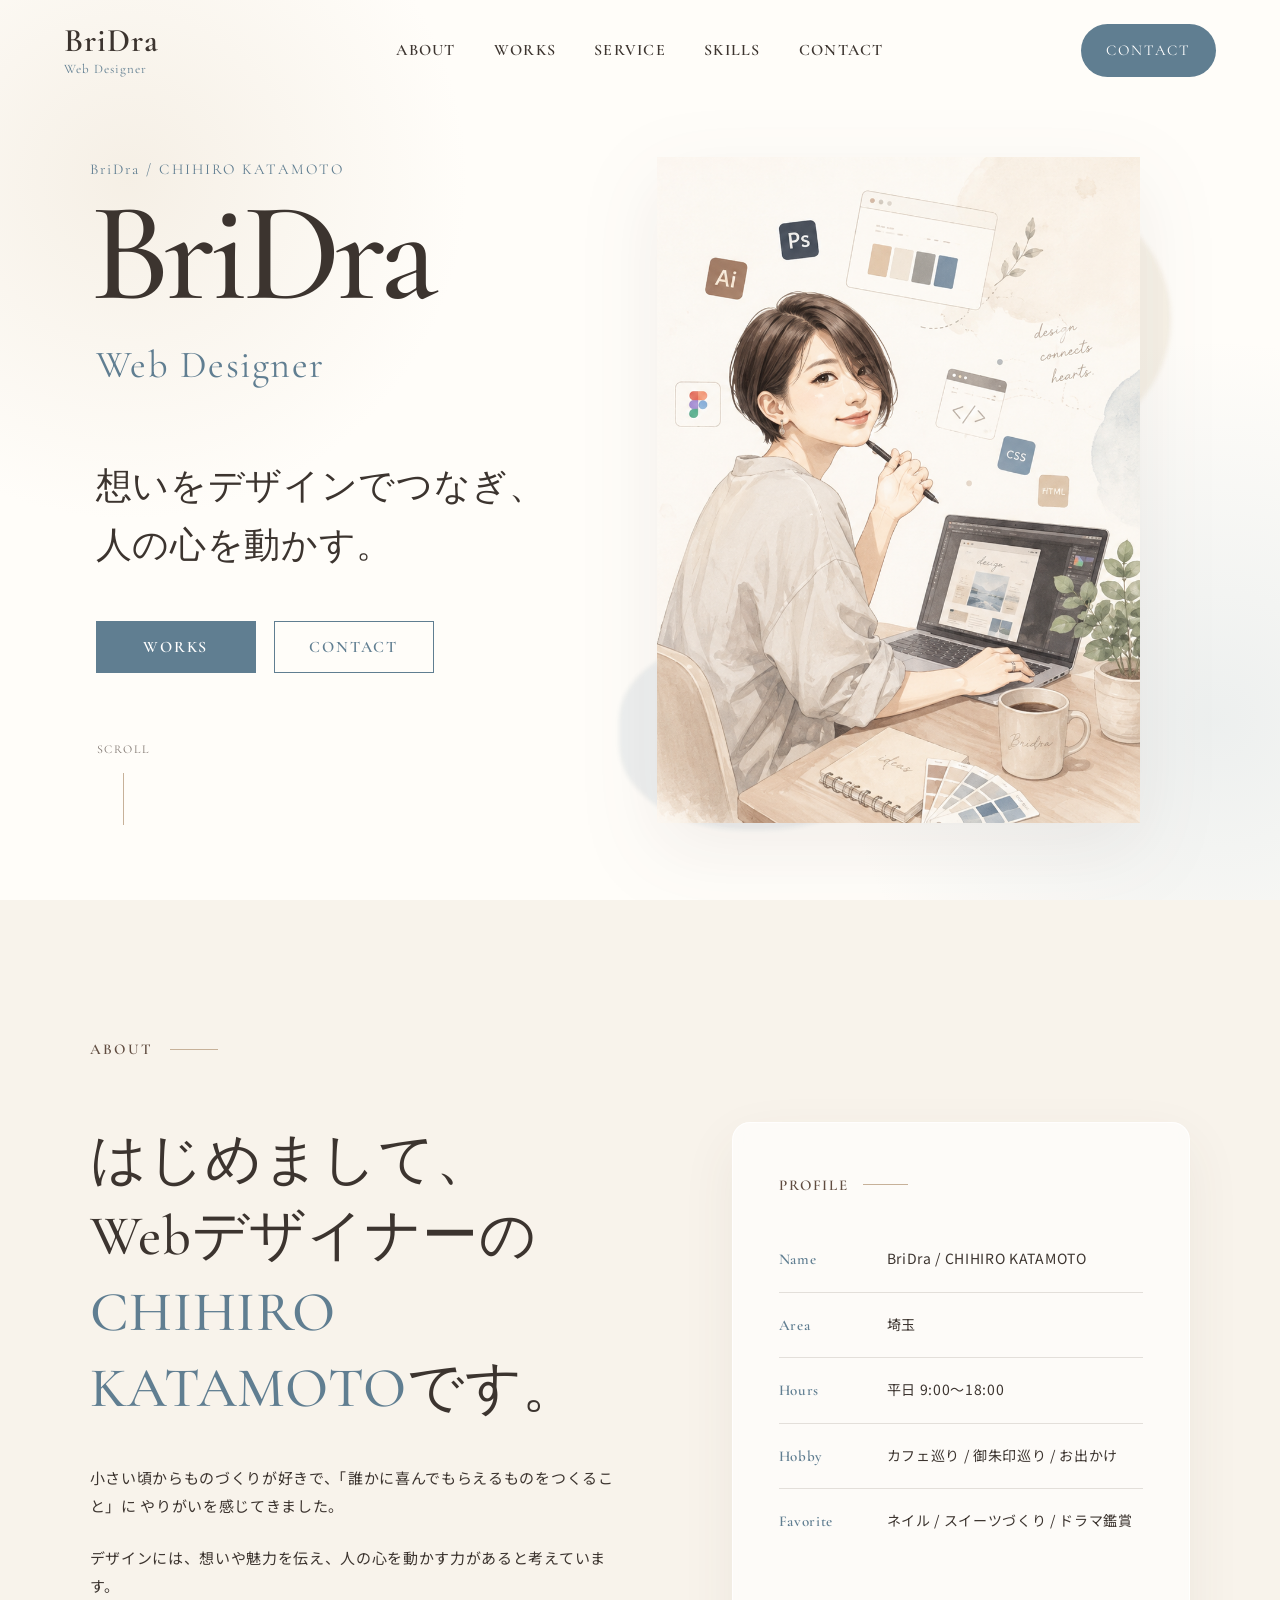
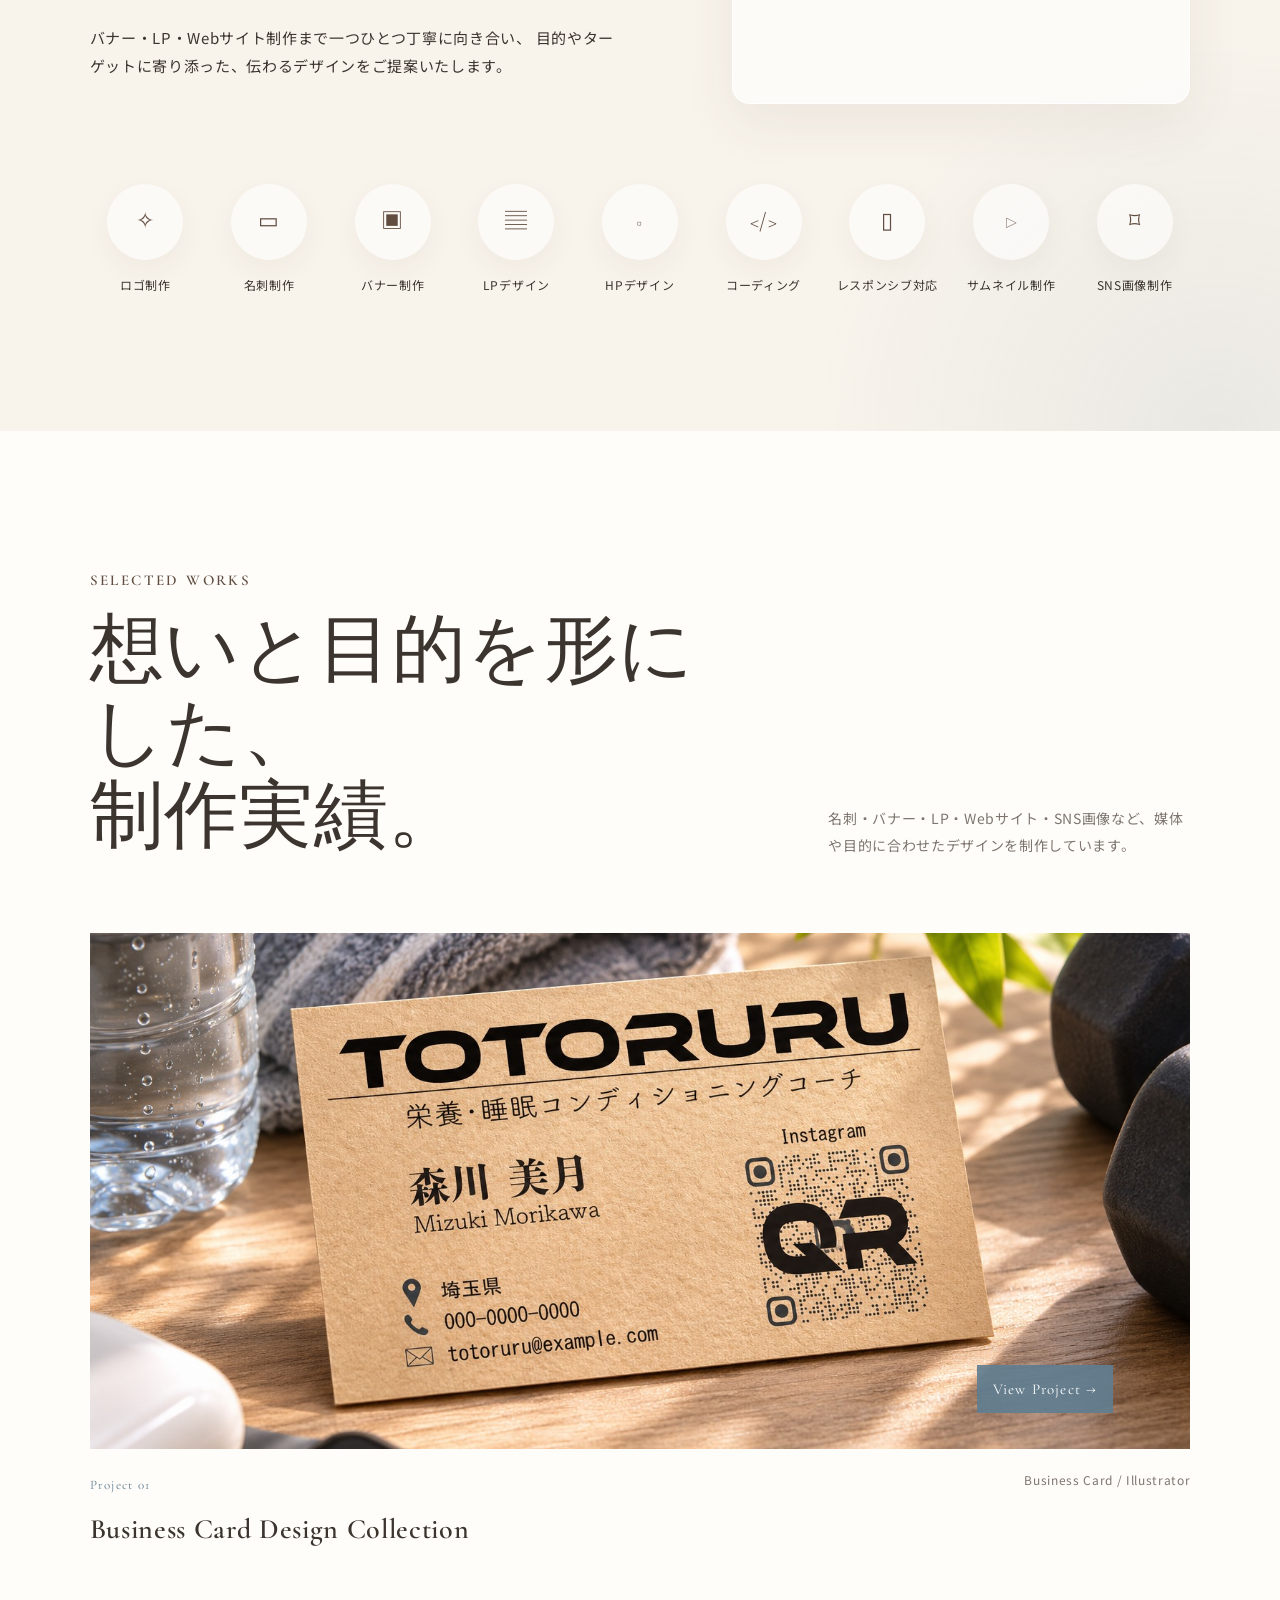
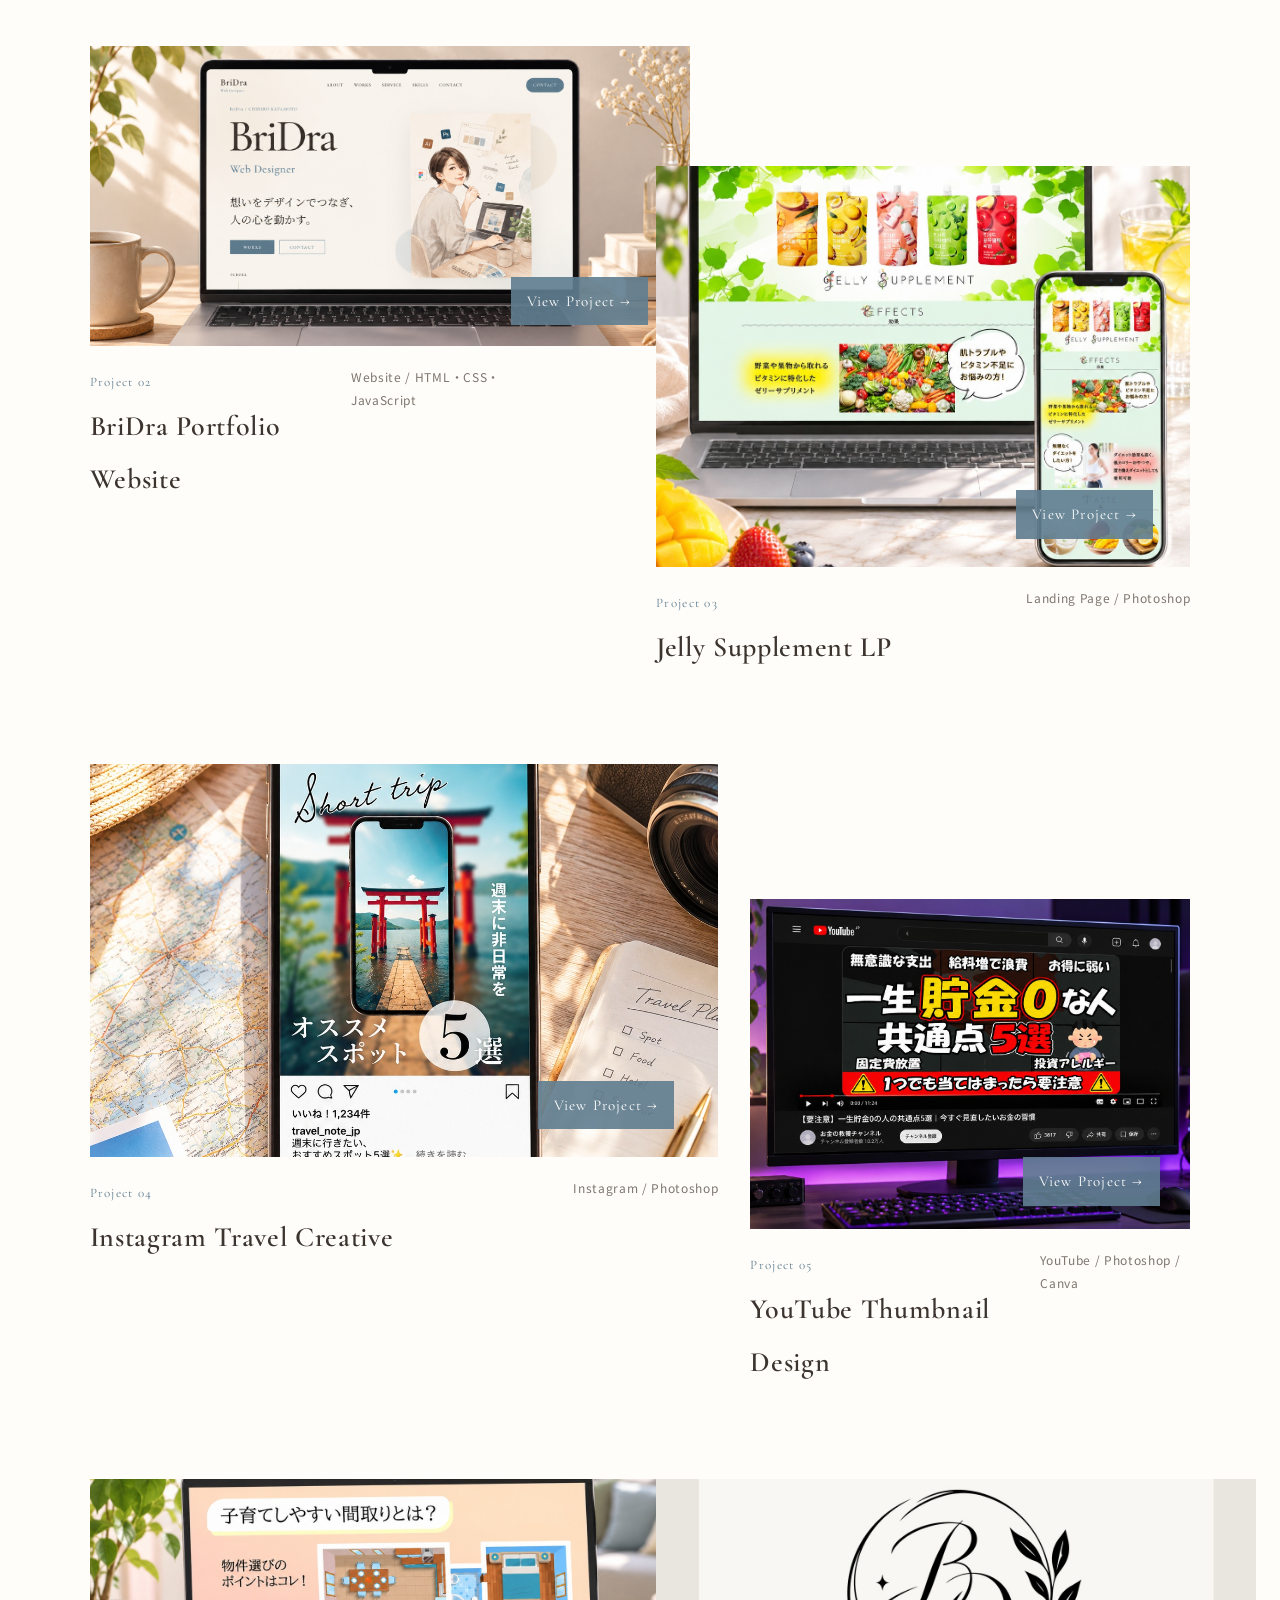
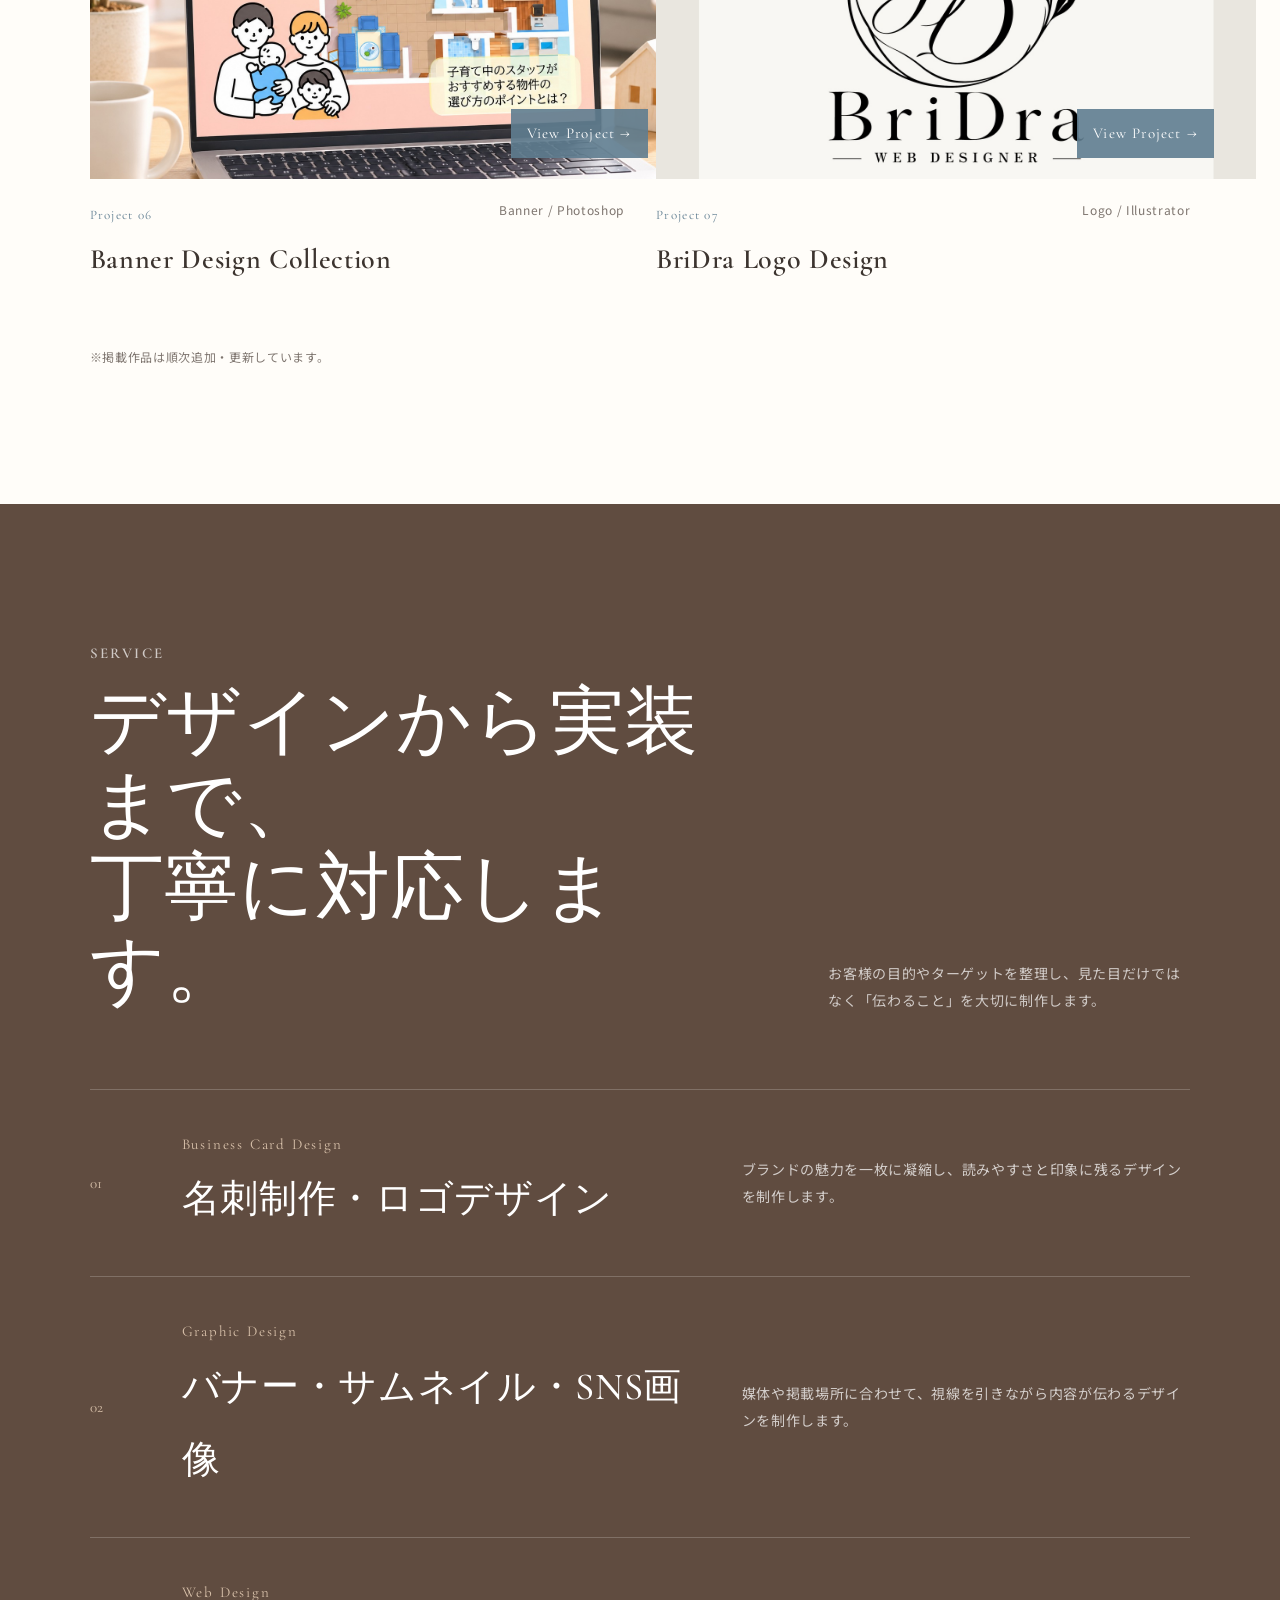
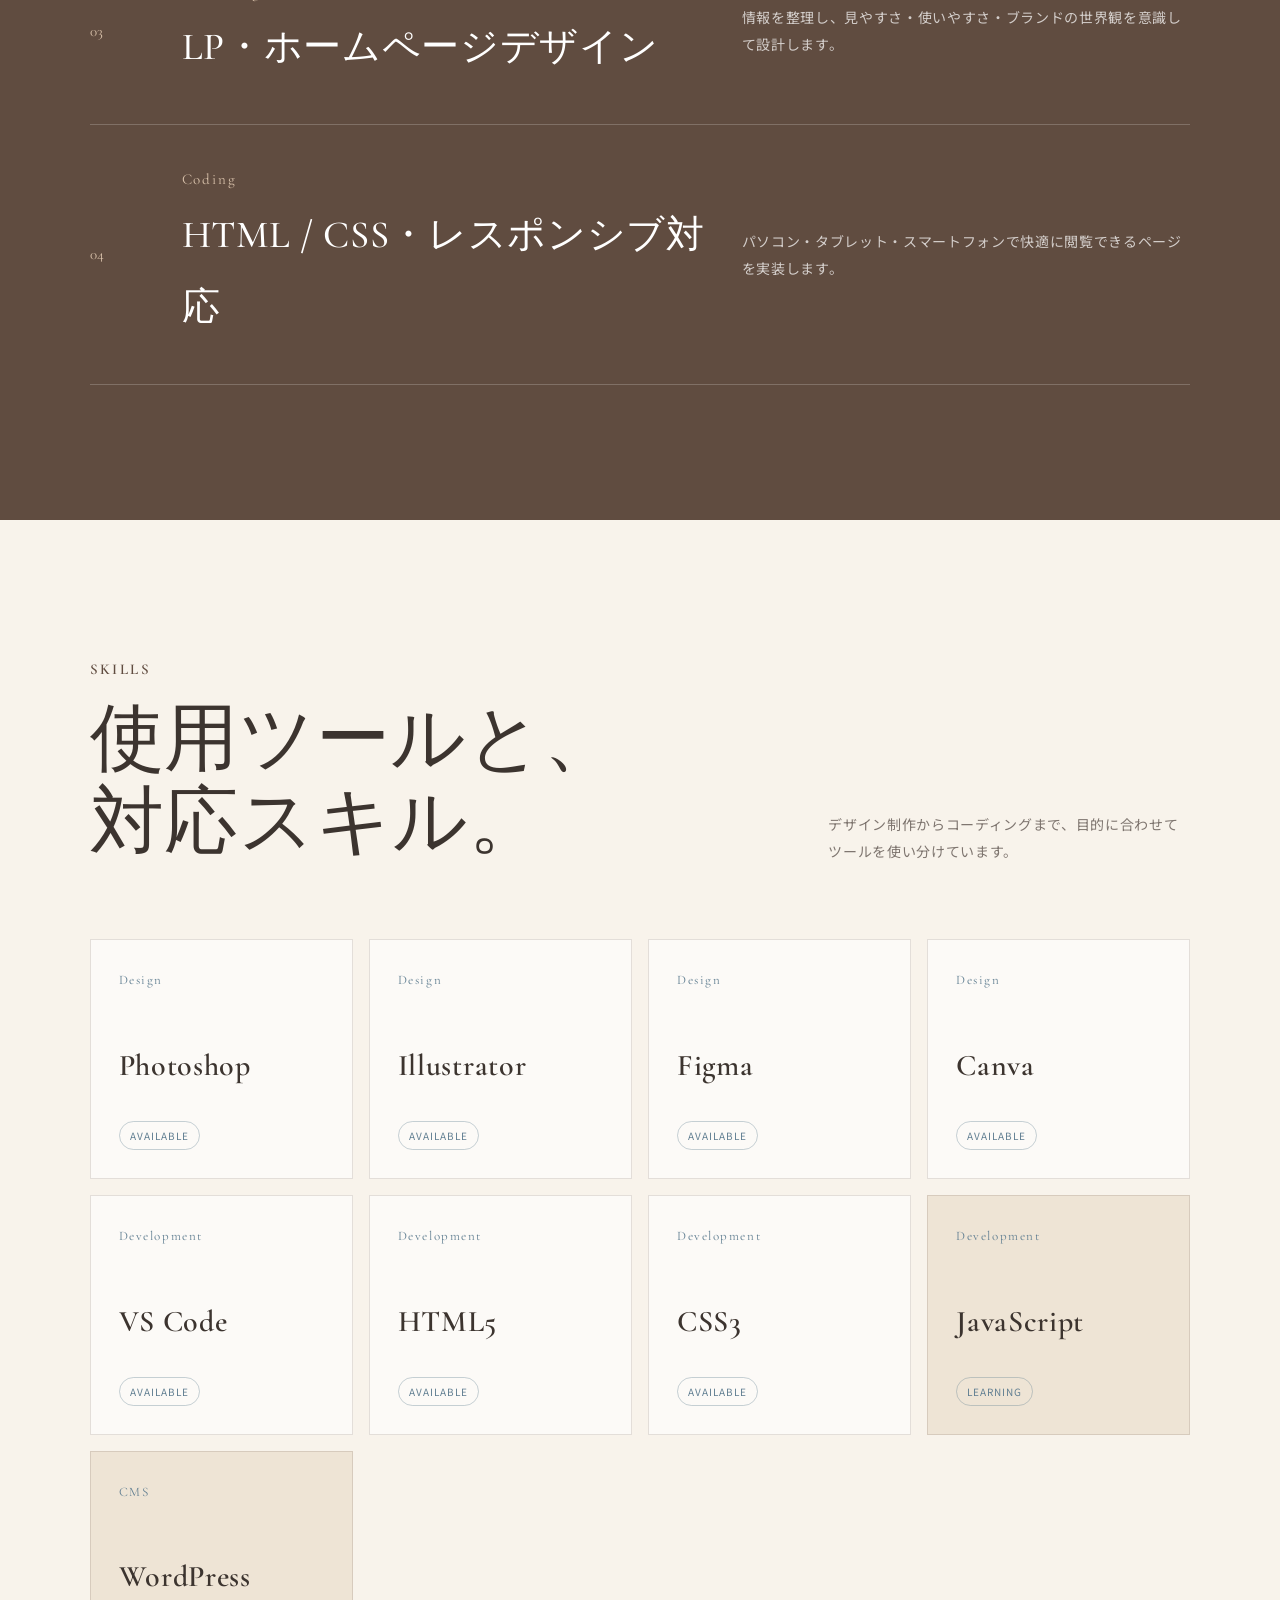
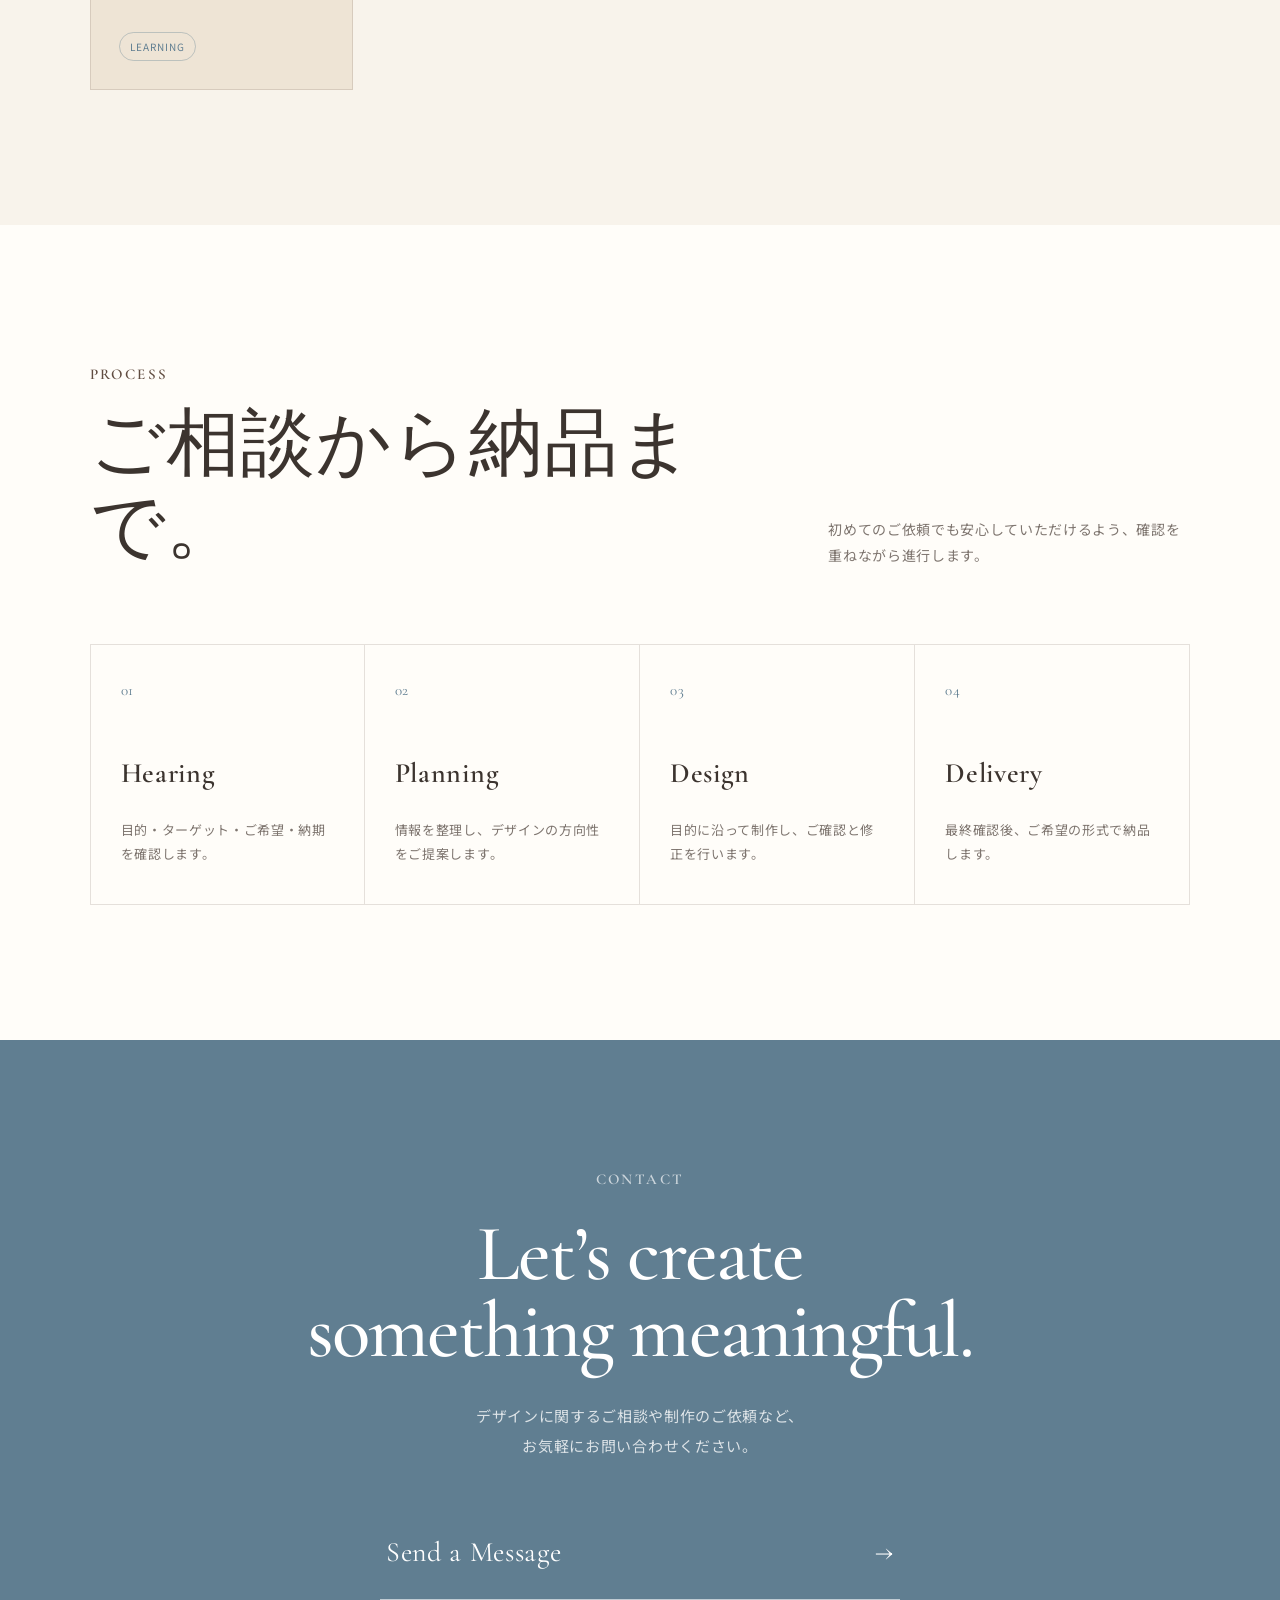
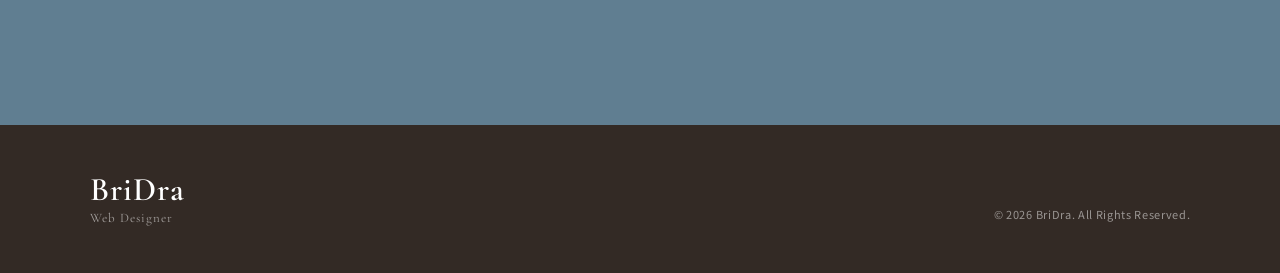
<file: index.html>
<!DOCTYPE html>

<html lang="ja">
<head>
<meta charset="utf-8"/>
<meta content="width=device-width, initial-scale=1.0" name="viewport"/>
<meta content="BriDra / CHIHIRO KATAMOTOのWebデザイナーポートフォリオサイトです。" name="description"/>
<title>BriDra | Web Designer CHIHIRO KATAMOTO</title>
<link href="https://fonts.googleapis.com" rel="preconnect"/>
<link crossorigin="" href="https://fonts.gstatic.com" rel="preconnect"/>
<link href="https://fonts.googleapis.com/css2?family=Cormorant+Garamond:wght@500;600;700&amp;family=Noto+Sans+JP:wght@400;500;600&amp;display=swap" rel="stylesheet"/>
<link href="style.css" rel="stylesheet"/>
</head>
<body>
<div aria-hidden="true" class="custom-cursor">
<span class="custom-cursor-label"></span>
</div>
<div aria-hidden="true" class="custom-cursor-follower"></div>
<header class="site-header">
<a class="logo" href="#top">
<span>BriDra</span>
<small>Web Designer</small>
</a>
<button aria-expanded="false" aria-label="メニューを開く" class="menu-button" type="button">
<span></span>
<span></span>
</button>
<nav class="global-nav">
<a href="#about">About</a>
<a href="#works">Works</a>
<a href="#service">Service</a>
<a href="#skills">Skills</a>
<a href="#contact">Contact</a>
</nav>
<a class="header-contact" href="#contact">Contact</a>
</header>
<main>
<section class="hero" id="top">
<div class="hero-copy reveal">
<p class="hero-kicker">BriDra / CHIHIRO KATAMOTO</p>
<h1>BriDra</h1>
<p class="hero-role">Web Designer</p>
<p class="hero-message">
          想いをデザインでつなぎ、<br/>
          人の心を動かす。
        </p>
<div class="hero-buttons">
<a class="button button-primary" href="#works">Works</a>
<a class="button button-outline" href="#contact">Contact</a>
</div>
<a class="scroll" href="#about">
<span>Scroll</span>
<i></i>
</a>
</div>
<div class="hero-visual reveal">
<div class="watercolor watercolor-one"></div>
<div class="watercolor watercolor-two"></div>
<img alt="ノートパソコンでデザインを制作するWebデザイナーのイラスト" src="images/hero-illustration.png"/>
</div>
</section>
<section class="section about" id="about">
<div class="section-title reveal">
<p>About</p>
<span></span>
</div>
<div class="about-layout">
<div class="about-copy reveal">
<h2>
            はじめまして、<br/>
            Webデザイナーの<br/>
<strong>CHIHIRO KATAMOTO</strong>です。
          </h2>
<div class="about-text">
<p>
              小さい頃からものづくりが好きで、「誰かに喜んでもらえるものをつくること」に
              やりがいを感じてきました。
            </p>
<p>
              デザインには、想いや魅力を伝え、人の心を動かす力があると考えています。
            </p>
<p>
              バナー・LP・Webサイト制作まで一つひとつ丁寧に向き合い、
              目的やターゲットに寄り添った、伝わるデザインをご提案いたします。
            </p>
</div>
</div>
<div class="profile-card reveal">
<div class="card-heading">
<p>Profile</p>
<span></span>
</div>
<dl>
<div>
<dt>Name</dt>
<dd>BriDra / CHIHIRO KATAMOTO</dd>
</div>
<div>
<dt>Area</dt>
<dd>埼玉</dd>
</div>
<div>
<dt>Hours</dt>
<dd>平日 9:00〜18:00</dd>
</div>
<div>
<dt>Hobby</dt>
<dd>カフェ巡り / 御朱印巡り / お出かけ</dd>
</div>
<div>
<dt>Favorite</dt>
<dd>ネイル / スイーツづくり / ドラマ鑑賞</dd>
</div>
</dl>
</div>
</div>
<div class="service-icons">
<article class="mini-service reveal">
<div aria-hidden="true" class="mini-icon">✧</div>
<p>ロゴ制作</p>
</article>
<article class="mini-service reveal">
<div aria-hidden="true" class="mini-icon">▭</div>
<p>名刺制作</p>
</article>
<article class="mini-service reveal">
<div class="mini-icon">▣</div>
<p>バナー制作</p>
</article>
<article class="mini-service reveal">
<div class="mini-icon">▤</div>
<p>LPデザイン</p>
</article>
<article class="mini-service reveal">
<div class="mini-icon">□</div>
<p>HPデザイン</p>
</article>
<article class="mini-service reveal">
<div class="mini-icon">&lt;/&gt;</div>
<p>コーディング</p>
</article>
<article class="mini-service reveal">
<div class="mini-icon">▯</div>
<p>レスポンシブ対応</p>
</article>
<article class="mini-service reveal">
<div class="mini-icon">▷</div>
<p>サムネイル制作</p>
</article>
<article class="mini-service reveal">
<div class="mini-icon">⌑</div>
<p>SNS画像制作</p>
</article>
</div>
</section>
<section class="section works" id="works">
<div class="section-heading reveal">
<div>
<p class="section-en">Selected Works</p>
<h2>想いと目的を形にした、<br/>制作実績。</h2>
</div>
<p class="section-description">
          名刺・バナー・LP・Webサイト・SNS画像など、媒体や目的に合わせたデザインを制作しています。
        </p>
</div>
<div class="works-grid">
<article class="work-card work-large reveal">
<a href="work01.html">
<div class="work-thumb mockup-thumb"><img alt="制作作品を使用したtotoruruのモックアップ" class="mockup-cover" src="images/works/mockups/totoruru.jpg"/><p class="work-view">View Project →</p></div>
<div class="work-info"><div><span>Project 01</span><h3>Business Card Design Collection</h3></div><p>Business Card / Illustrator</p></div>
</a>
</article>
<article class="work-card work-large reveal">
<a href="work02.html">
<div class="work-thumb mockup-thumb"><img alt="BriDraポートフォリオサイトのプレビュー" class="mockup-cover" src="images/works/mockups/portfolio-preview.png"/><p class="work-view">View Project →</p></div>
<div class="work-info">
<div>
<span>Project 02</span>
<h3>BriDra Portfolio Website</h3>
</div>
<p>Website / HTML・CSS・JavaScript</p>
</div>
</a>
</article>
<article class="work-card reveal">
<a href="work03.html">
<div class="work-thumb mockup-thumb"><img alt="制作作品を使用したjellyのモックアップ" class="mockup-cover" src="images/works/mockups/jelly.jpg"/><p class="work-view">View Project →</p></div>
<div class="work-info">
<div>
<span>Project 03</span>
<h3>Jelly Supplement LP</h3>
</div>
<p>Landing Page / Photoshop</p>
</div>
</a>
</article>
<article class="work-card reveal">
<a href="work04.html">
<div class="work-thumb mockup-thumb"><img alt="制作作品を使用したweekendのモックアップ" class="mockup-cover" src="images/works/mockups/weekend.jpg"/><p class="work-view">View Project →</p></div>
<div class="work-info">
<div>
<span>Project 04</span>
<h3>Instagram Travel Creative</h3>
</div>
<p>Instagram / Photoshop</p>
</div>
</a>
</article>
<article class="work-card reveal">
<a href="work05.html">
<div class="work-thumb mockup-thumb"><img alt="制作作品を使用したsavingsのモックアップ" class="mockup-cover" src="images/works/mockups/savings.jpg"/><p class="work-view">View Project →</p></div>
<div class="work-info">
<div>
<span>Project 05</span>
<h3>YouTube Thumbnail Design</h3>
</div>
<p>YouTube / Photoshop / Canva</p>
</div>
</a>
</article>
<article class="work-card work-large reveal">
<a href="work06.html">
<div class="work-thumb mockup-thumb"><img alt="制作作品を使用したpropertyのモックアップ" class="mockup-cover" src="images/works/mockups/property.jpg"/><p class="work-view">View Project →</p></div>
<div class="work-info">
<div>
<span>Project 06</span>
<h3>Banner Design Collection</h3>
</div>
<p>Banner / Photoshop</p>
</div>
</a>
</article>
<article class="work-card work-large reveal">
<a href="work07.html">
<div class="work-thumb mockup-thumb"><img alt="BriDraのオリジナルロゴデザイン" class="mockup-cover" src="images/works/logo-design/logo-showcase.jpg"/><p class="work-view">View Project →</p></div>
<div class="work-info"><div><span>Project 07</span><h3>BriDra Logo Design</h3></div><p>Logo / Illustrator</p></div>
</a>
</article>
</div>
<p class="works-note reveal">
        ※掲載作品は順次追加・更新しています。
      </p>
</section>
<section class="section service" id="service">
<div class="section-heading light reveal">
<div>
<p class="section-en">Service</p>
<h2>デザインから実装まで、<br/>丁寧に対応します。</h2>
</div>
<p class="section-description">
          お客様の目的やターゲットを整理し、見た目だけではなく「伝わること」を大切に制作します。
        </p>
</div>
<div class="service-list">
<article class="service-item reveal"><span>01</span><div><p>Business Card Design</p><h3>名刺制作・ロゴデザイン</h3></div><p>ブランドの魅力を一枚に凝縮し、読みやすさと印象に残るデザインを制作します。</p></article><article class="service-item reveal">
<span>02</span>
<div>
<p>Graphic Design</p>
<h3>バナー・サムネイル・SNS画像</h3>
</div>
<p>媒体や掲載場所に合わせて、視線を引きながら内容が伝わるデザインを制作します。</p>
</article>
<article class="service-item reveal">
<span>03</span>
<div>
<p>Web Design</p>
<h3>LP・ホームページデザイン</h3>
</div>
<p>情報を整理し、見やすさ・使いやすさ・ブランドの世界観を意識して設計します。</p>
</article>
<article class="service-item reveal">
<span>04</span>
<div>
<p>Coding</p>
<h3>HTML / CSS・レスポンシブ対応</h3>
</div>
<p>パソコン・タブレット・スマートフォンで快適に閲覧できるページを実装します。</p>
</article>
</div>
</section>
<section class="section skills" id="skills">
<div class="section-heading reveal">
<div>
<p class="section-en">Skills</p>
<h2>使用ツールと、<br/>対応スキル。</h2>
</div>
<p class="section-description">
          デザイン制作からコーディングまで、目的に合わせてツールを使い分けています。
        </p>
</div>
<div class="skills-grid">
<article class="skill-card reveal"><p>Design</p><h3>Photoshop</h3><span>Available</span></article>
<article class="skill-card reveal"><p>Design</p><h3>Illustrator</h3><span>Available</span></article>
<article class="skill-card reveal"><p>Design</p><h3>Figma</h3><span>Available</span></article>
<article class="skill-card reveal"><p>Design</p><h3>Canva</h3><span>Available</span></article>
<article class="skill-card reveal"><p>Development</p><h3>VS Code</h3><span>Available</span></article>
<article class="skill-card reveal"><p>Development</p><h3>HTML5</h3><span>Available</span></article>
<article class="skill-card reveal"><p>Development</p><h3>CSS3</h3><span>Available</span></article>
<article class="skill-card learning reveal"><p>Development</p><h3>JavaScript</h3><span>Learning</span></article>
<article class="skill-card learning reveal"><p>CMS</p><h3>WordPress</h3><span>Learning</span></article>
</div>
</section>
<section class="section process">
<div class="section-heading reveal">
<div>
<p class="section-en">Process</p>
<h2>ご相談から納品まで。</h2>
</div>
<p class="section-description">
          初めてのご依頼でも安心していただけるよう、確認を重ねながら進行します。
        </p>
</div>
<ol class="process-list">
<li class="reveal"><span>01</span><h3>Hearing</h3><p>目的・ターゲット・ご希望・納期を確認します。</p></li>
<li class="reveal"><span>02</span><h3>Planning</h3><p>情報を整理し、デザインの方向性をご提案します。</p></li>
<li class="reveal"><span>03</span><h3>Design</h3><p>目的に沿って制作し、ご確認と修正を行います。</p></li>
<li class="reveal"><span>04</span><h3>Delivery</h3><p>最終確認後、ご希望の形式で納品します。</p></li>
</ol>
</section>
<section class="contact" id="contact">
<div class="contact-inner reveal">
<p class="section-en">Contact</p>
<h2>Let’s create<br/>something meaningful.</h2>
<p>
          デザインに関するご相談や制作のご依頼など、<br/>
          お気軽にお問い合わせください。
        </p>
<a class="contact-link" href="mailto:brilliant.dragon@outlook.jp">
<span>Send a Message</span>
<i>→</i>
</a>
</div>
</section>
</main>
<footer class="site-footer">
<a class="logo footer-logo" href="#top">
<span>BriDra</span>
<small>Web Designer</small>
</a>
<p>© 2026 BriDra. All Rights Reserved.</p>
</footer>
<script src="script.js"></script>
</body>
</html>
</file>
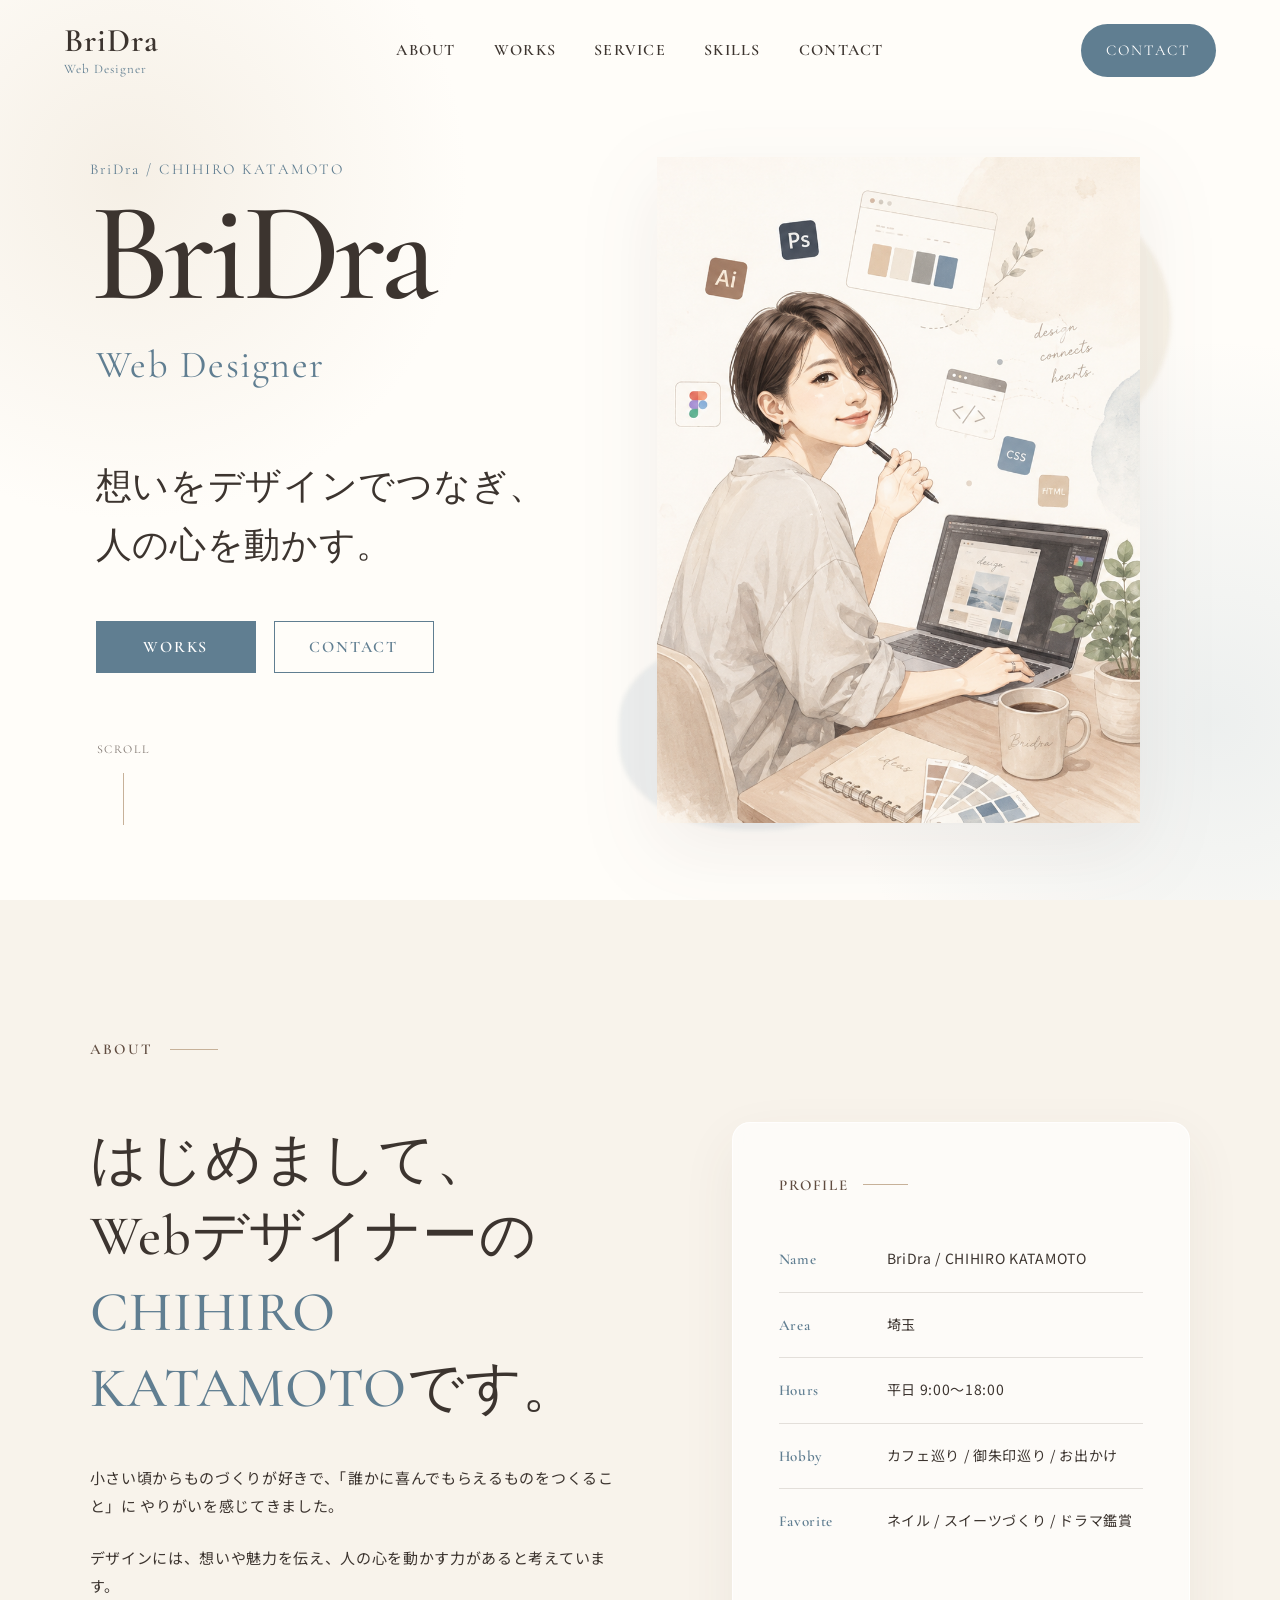
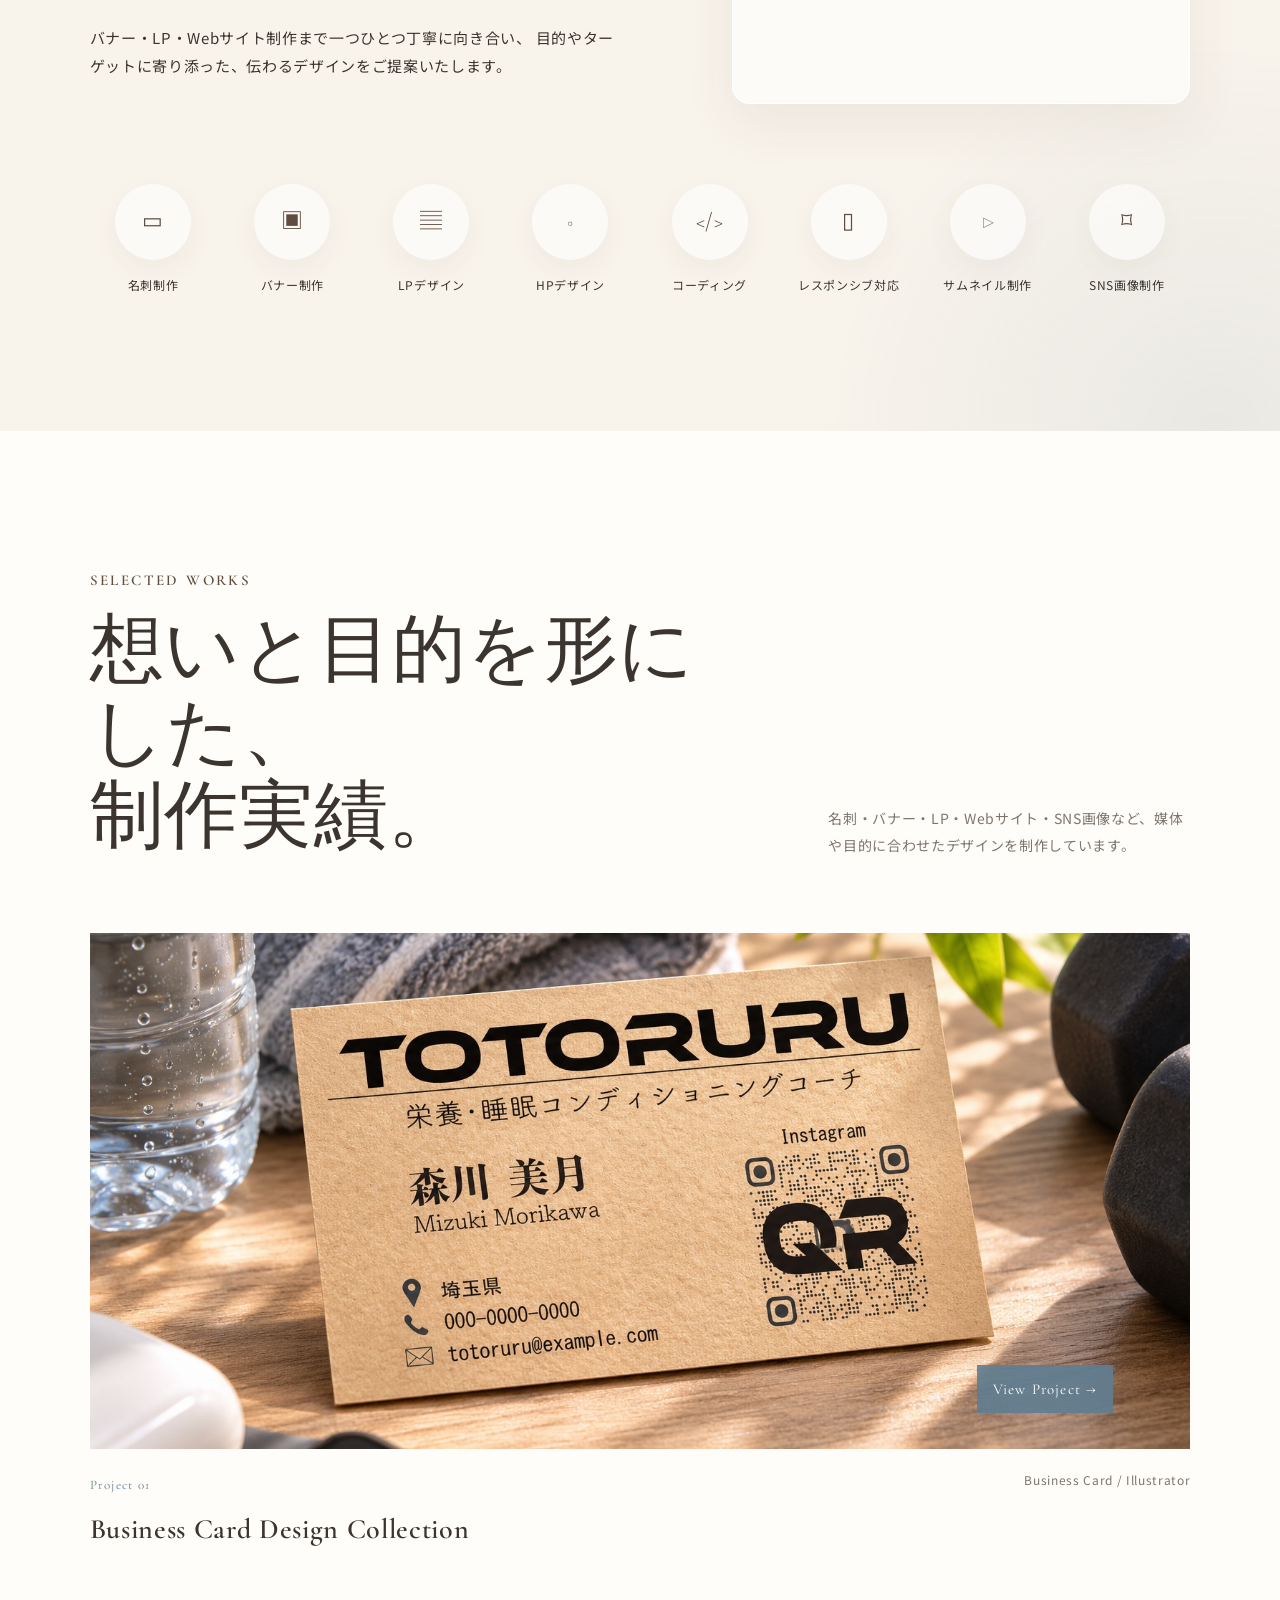
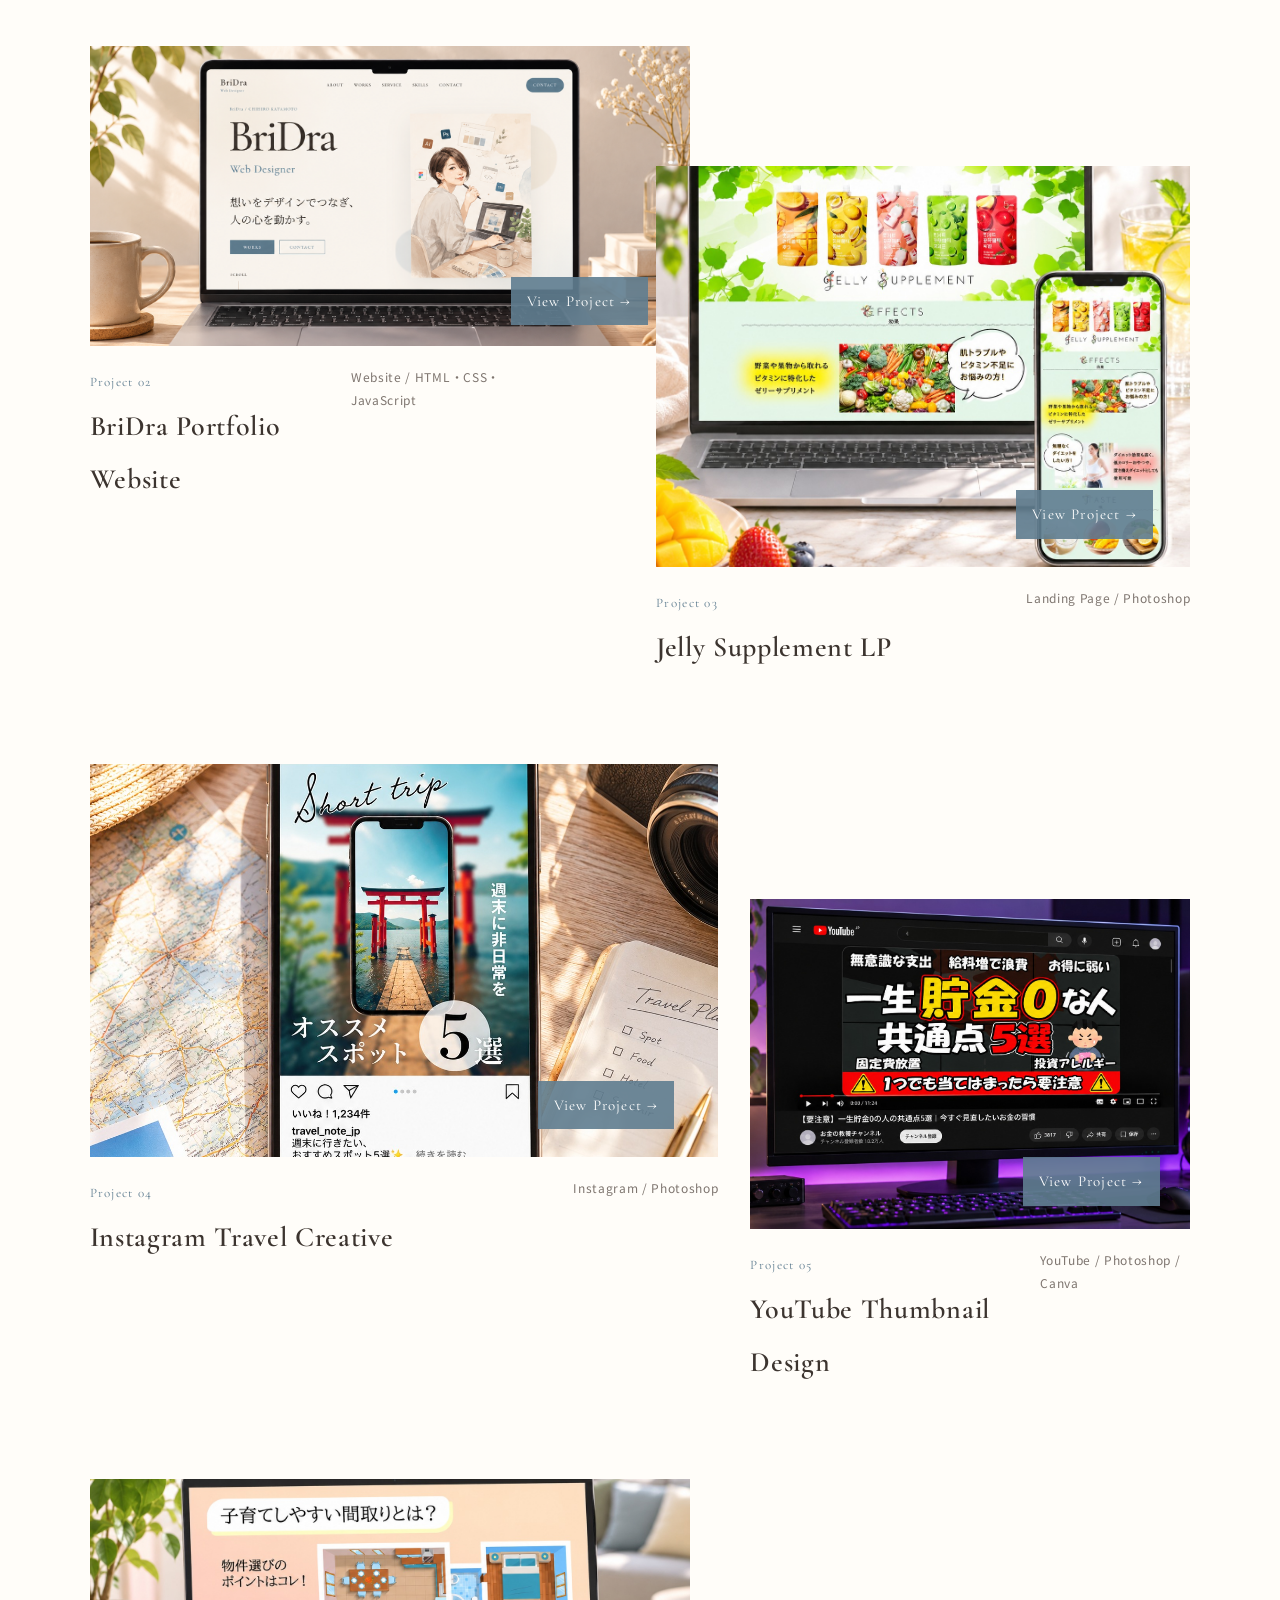
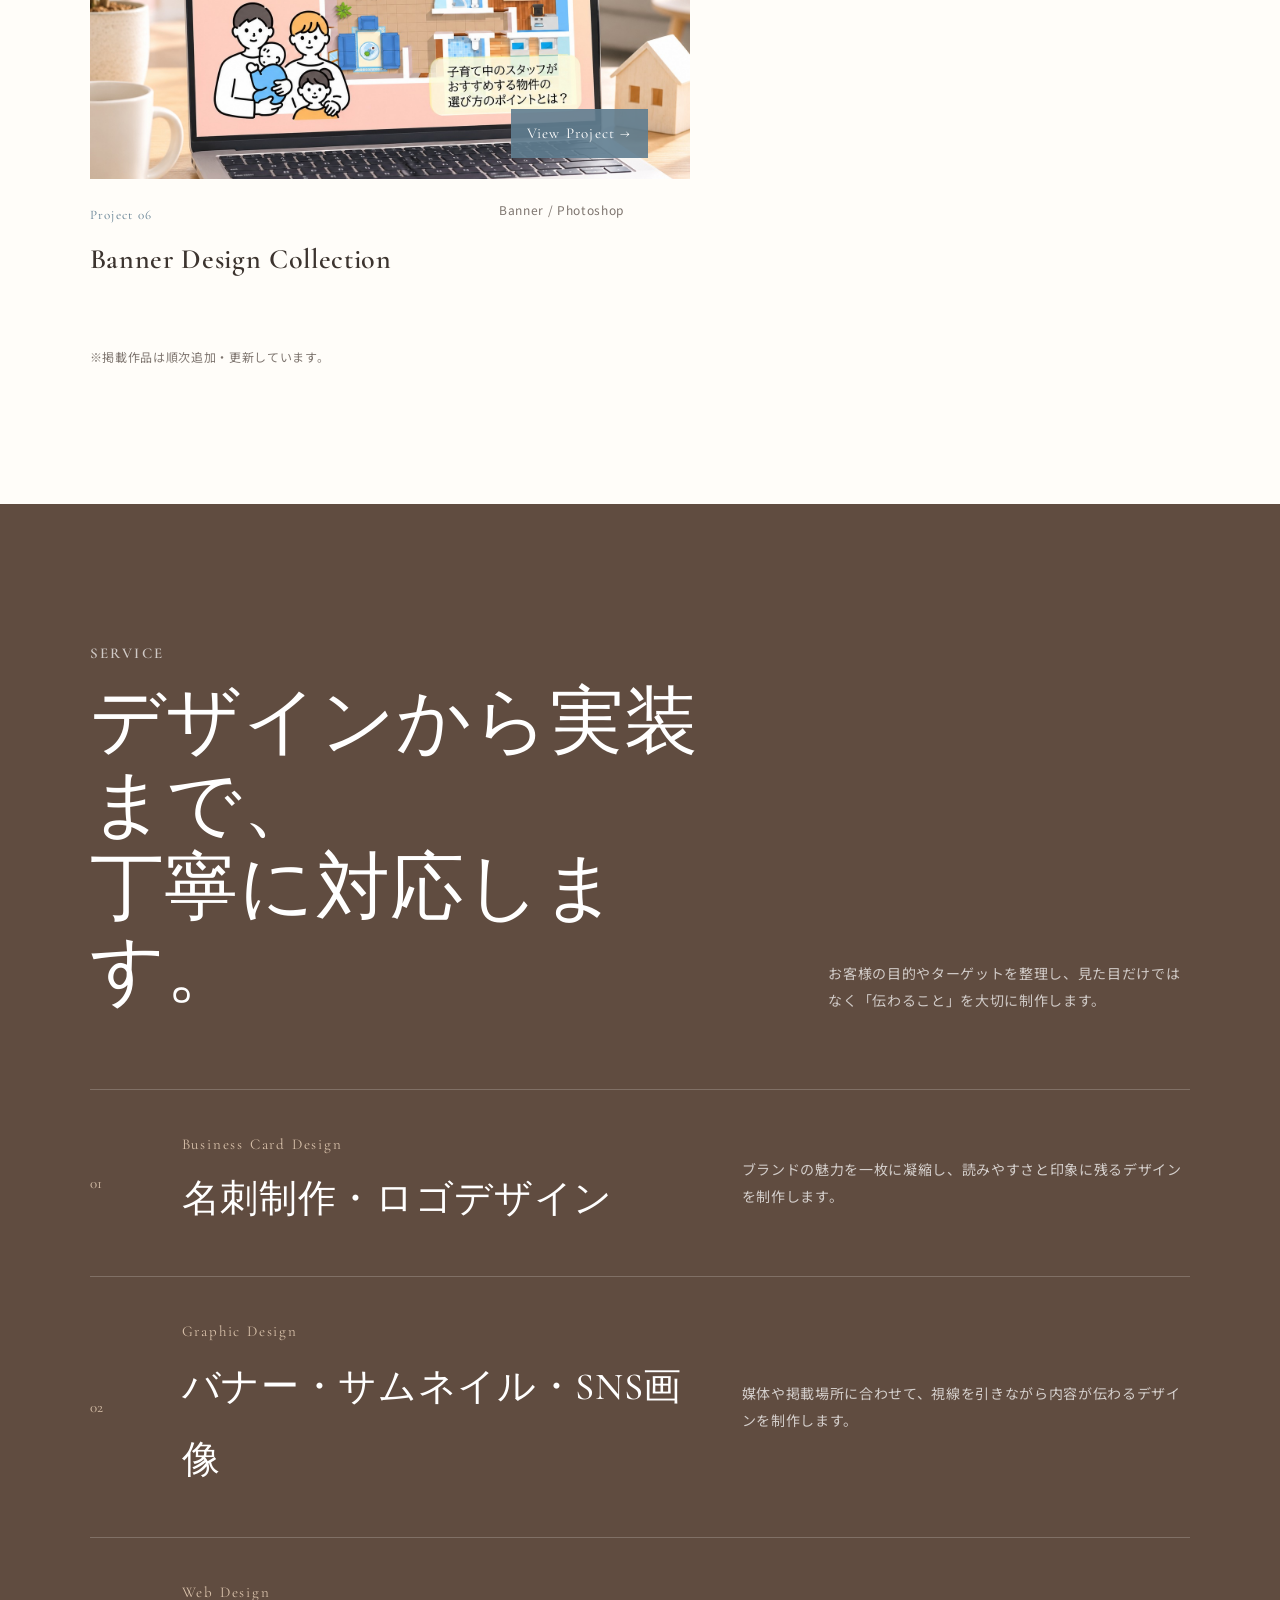
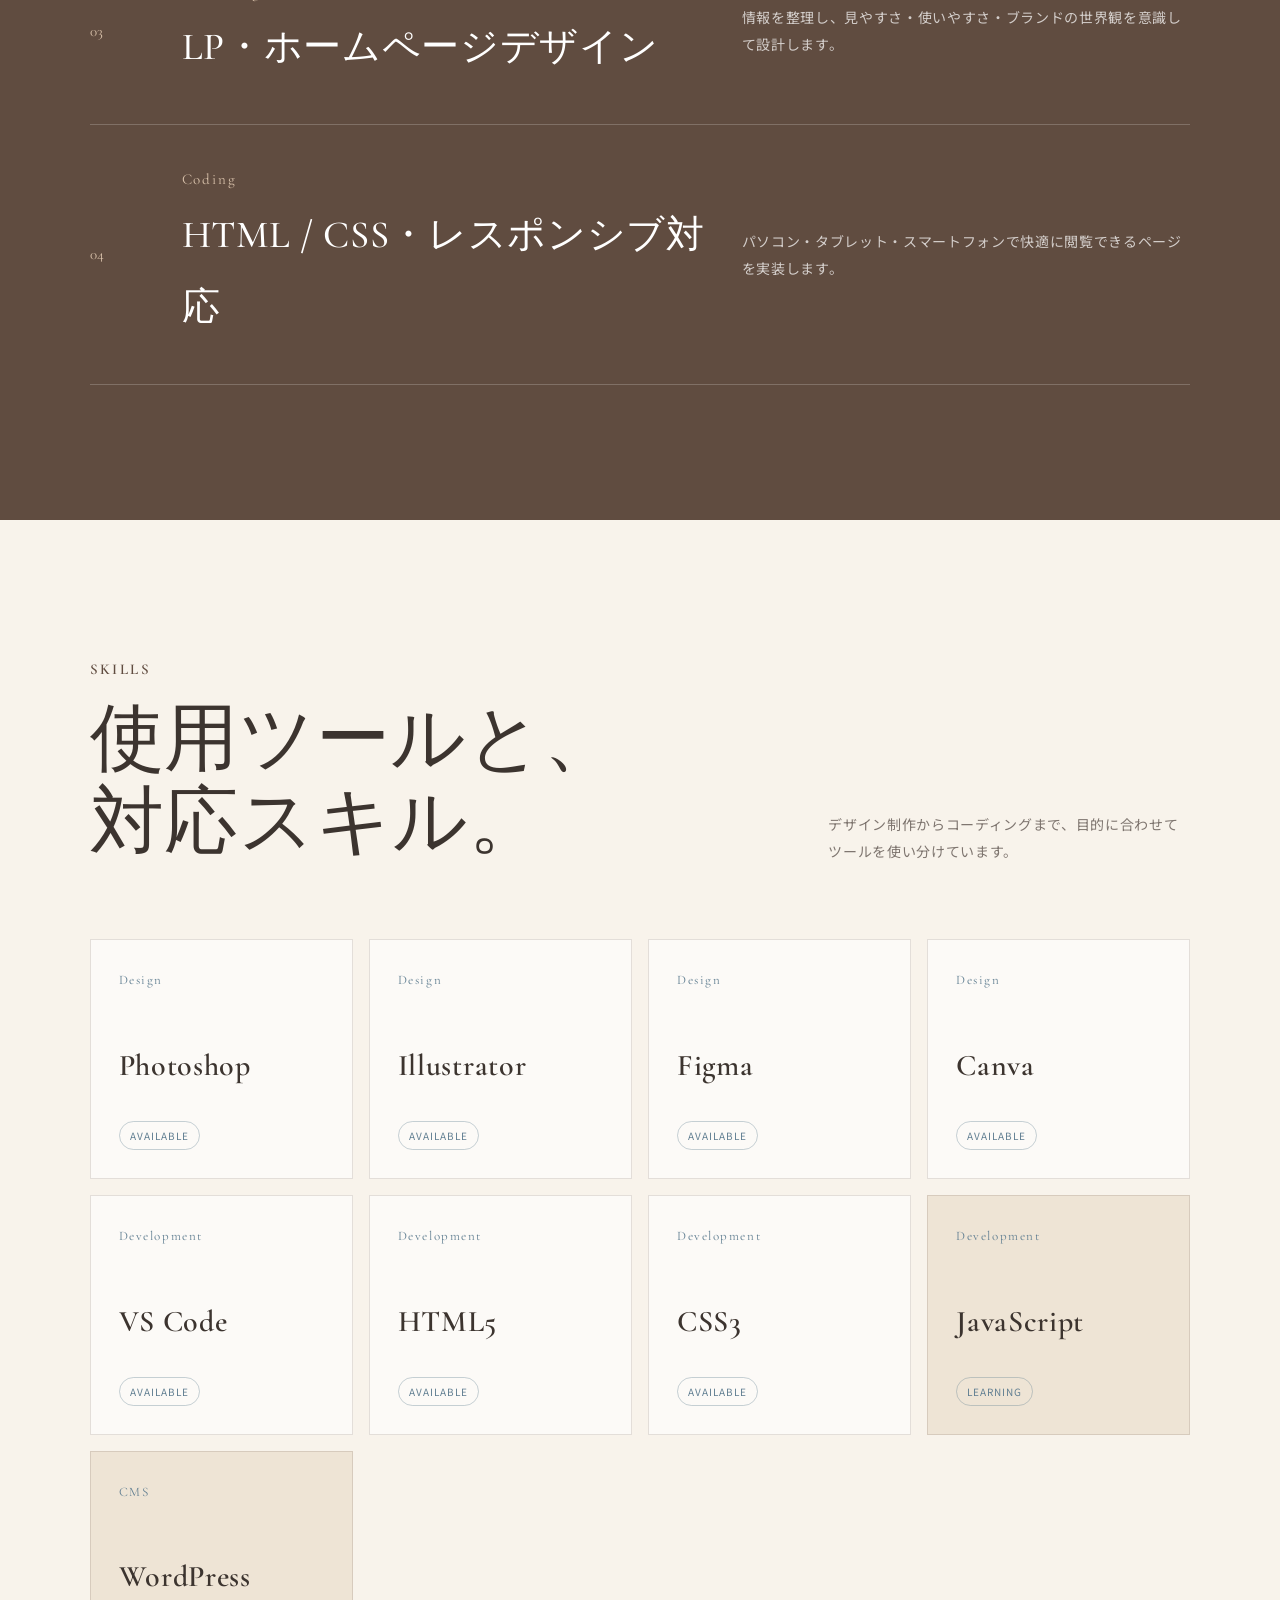
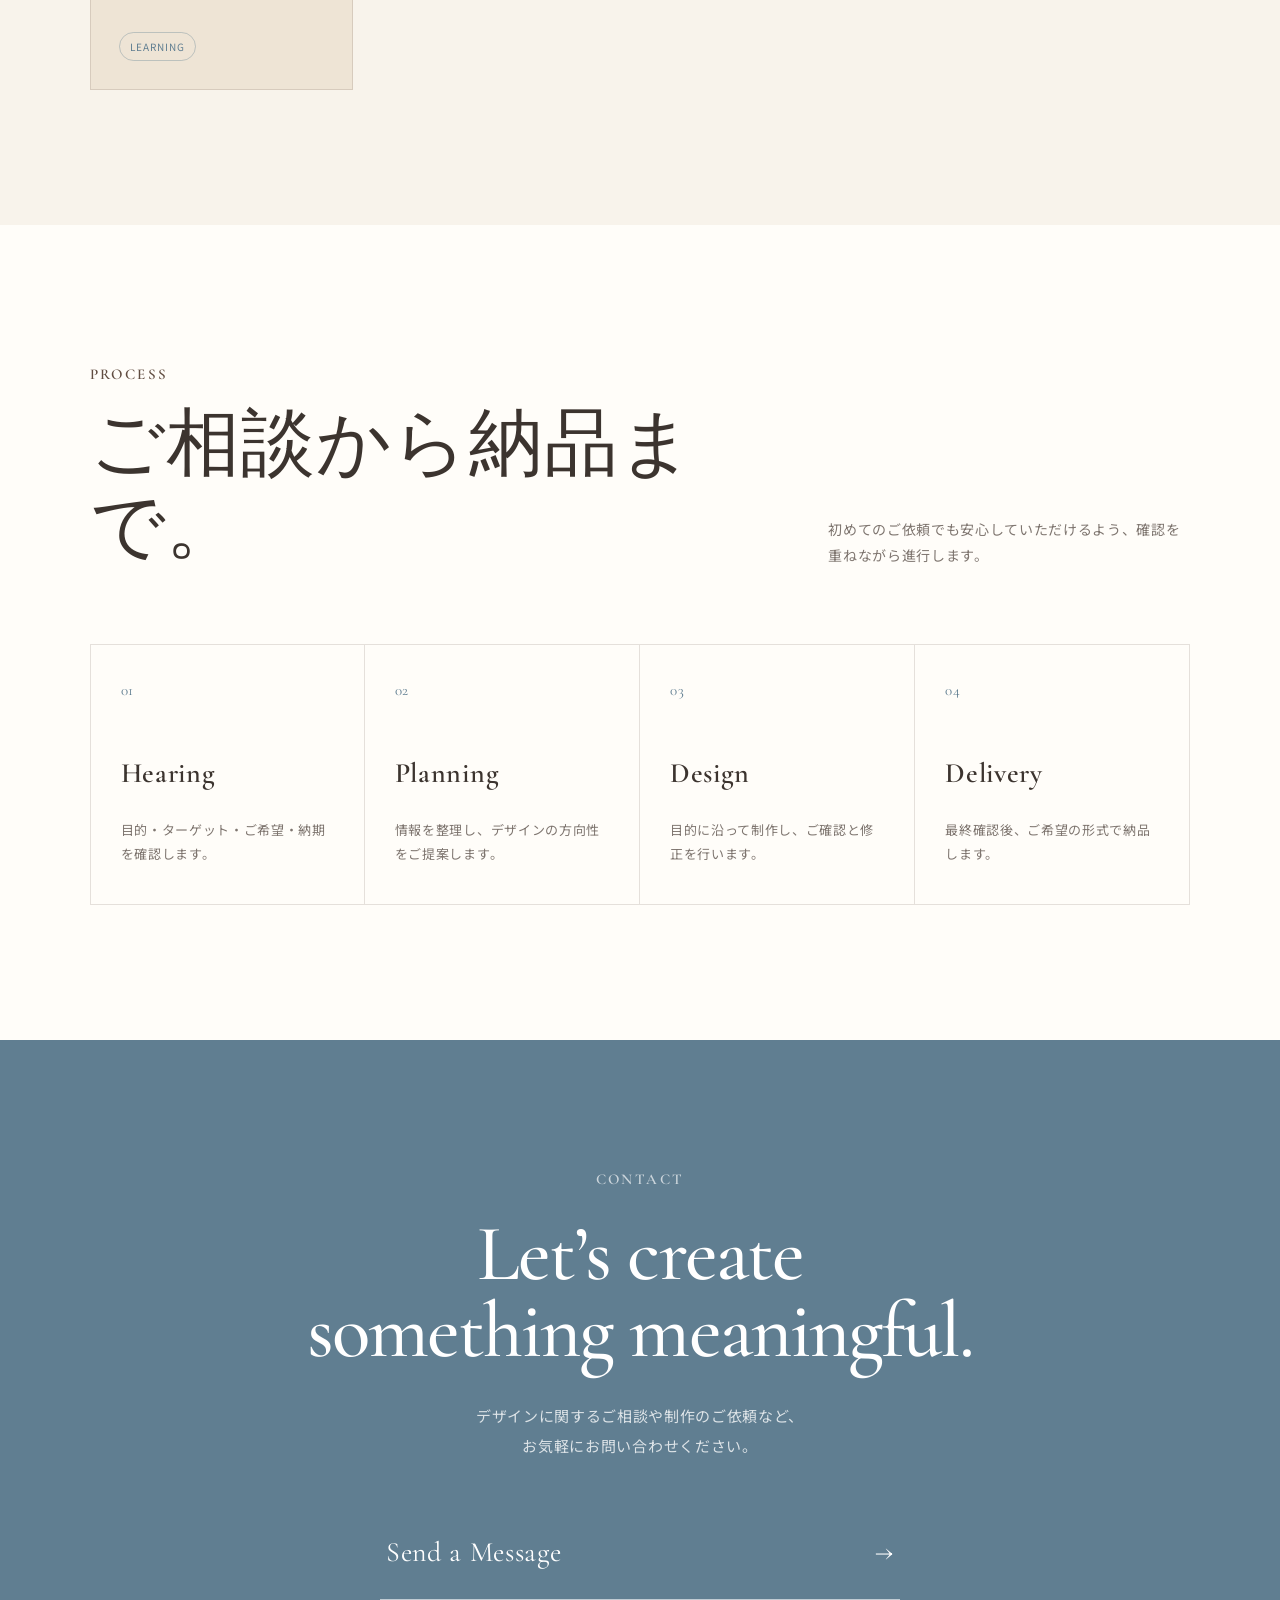
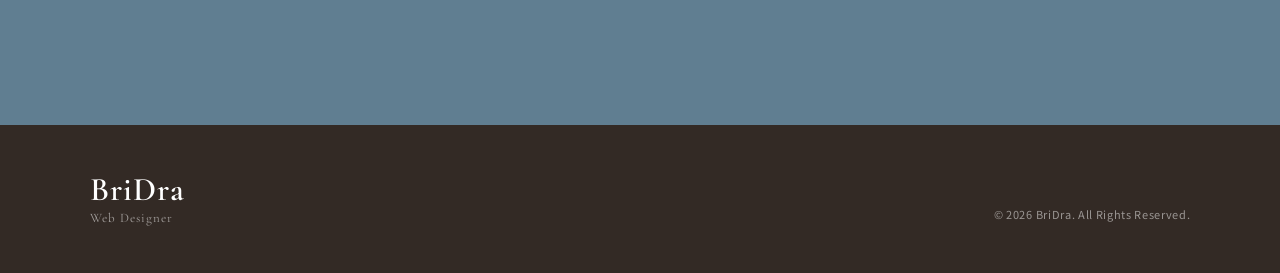
<file: BriDra_Portfolio_Fixed/index.html>
<!DOCTYPE html>

<html lang="ja">
<head>
<meta charset="utf-8"/>
<meta content="width=device-width, initial-scale=1.0" name="viewport"/>
<meta content="BriDra / CHIHIRO KATAMOTOのWebデザイナーポートフォリオサイトです。" name="description"/>
<title>BriDra | Web Designer CHIHIRO KATAMOTO</title>
<link href="https://fonts.googleapis.com" rel="preconnect"/>
<link crossorigin="" href="https://fonts.gstatic.com" rel="preconnect"/>
<link href="https://fonts.googleapis.com/css2?family=Cormorant+Garamond:wght@500;600;700&amp;family=Noto+Sans+JP:wght@400;500;600&amp;display=swap" rel="stylesheet"/>
<link href="style.css" rel="stylesheet"/>
</head>
<body>
<div aria-hidden="true" class="custom-cursor">
<span class="custom-cursor-label"></span>
</div>
<div aria-hidden="true" class="custom-cursor-follower"></div>
<header class="site-header">
<a class="logo" href="#top">
<span>BriDra</span>
<small>Web Designer</small>
</a>
<button aria-expanded="false" aria-label="メニューを開く" class="menu-button" type="button">
<span></span>
<span></span>
</button>
<nav class="global-nav">
<a href="#about">About</a>
<a href="#works">Works</a>
<a href="#service">Service</a>
<a href="#skills">Skills</a>
<a href="#contact">Contact</a>
</nav>
<a class="header-contact" href="#contact">Contact</a>
</header>
<main>
<section class="hero" id="top">
<div class="hero-copy reveal">
<p class="hero-kicker">BriDra / CHIHIRO KATAMOTO</p>
<h1>BriDra</h1>
<p class="hero-role">Web Designer</p>
<p class="hero-message">
          想いをデザインでつなぎ、<br/>
          人の心を動かす。
        </p>
<div class="hero-buttons">
<a class="button button-primary" href="#works">Works</a>
<a class="button button-outline" href="#contact">Contact</a>
</div>
<a class="scroll" href="#about">
<span>Scroll</span>
<i></i>
</a>
</div>
<div class="hero-visual reveal">
<div class="watercolor watercolor-one"></div>
<div class="watercolor watercolor-two"></div>
<img alt="ノートパソコンでデザインを制作するWebデザイナーのイラスト" src="images/hero-illustration.png"/>
</div>
</section>
<section class="section about" id="about">
<div class="section-title reveal">
<p>About</p>
<span></span>
</div>
<div class="about-layout">
<div class="about-copy reveal">
<h2>
            はじめまして、<br/>
            Webデザイナーの<br/>
<strong>CHIHIRO KATAMOTO</strong>です。
          </h2>
<div class="about-text">
<p>
              小さい頃からものづくりが好きで、「誰かに喜んでもらえるものをつくること」に
              やりがいを感じてきました。
            </p>
<p>
              デザインには、想いや魅力を伝え、人の心を動かす力があると考えています。
            </p>
<p>
              バナー・LP・Webサイト制作まで一つひとつ丁寧に向き合い、
              目的やターゲットに寄り添った、伝わるデザインをご提案いたします。
            </p>
</div>
</div>
<div class="profile-card reveal">
<div class="card-heading">
<p>Profile</p>
<span></span>
</div>
<dl>
<div>
<dt>Name</dt>
<dd>BriDra / CHIHIRO KATAMOTO</dd>
</div>
<div>
<dt>Area</dt>
<dd>埼玉</dd>
</div>
<div>
<dt>Hours</dt>
<dd>平日 9:00〜18:00</dd>
</div>
<div>
<dt>Hobby</dt>
<dd>カフェ巡り / 御朱印巡り / お出かけ</dd>
</div>
<div>
<dt>Favorite</dt>
<dd>ネイル / スイーツづくり / ドラマ鑑賞</dd>
</div>
</dl>
</div>
</div>
<div class="service-icons">
<article class="mini-service reveal">
<div aria-hidden="true" class="mini-icon">▭</div>
<p>名刺制作</p>
</article>
<article class="mini-service reveal">
<div class="mini-icon">▣</div>
<p>バナー制作</p>
</article>
<article class="mini-service reveal">
<div class="mini-icon">▤</div>
<p>LPデザイン</p>
</article>
<article class="mini-service reveal">
<div class="mini-icon">□</div>
<p>HPデザイン</p>
</article>
<article class="mini-service reveal">
<div class="mini-icon">&lt;/&gt;</div>
<p>コーディング</p>
</article>
<article class="mini-service reveal">
<div class="mini-icon">▯</div>
<p>レスポンシブ対応</p>
</article>
<article class="mini-service reveal">
<div class="mini-icon">▷</div>
<p>サムネイル制作</p>
</article>
<article class="mini-service reveal">
<div class="mini-icon">⌑</div>
<p>SNS画像制作</p>
</article>
</div>
</section>
<section class="section works" id="works">
<div class="section-heading reveal">
<div>
<p class="section-en">Selected Works</p>
<h2>想いと目的を形にした、<br/>制作実績。</h2>
</div>
<p class="section-description">
          名刺・バナー・LP・Webサイト・SNS画像など、媒体や目的に合わせたデザインを制作しています。
        </p>
</div>
<div class="works-grid">
<article class="work-card work-large reveal">
<a href="work01.html">
<div class="work-thumb mockup-thumb"><img alt="制作作品を使用したtotoruruのモックアップ" class="mockup-cover" src="images/works/mockups/totoruru.jpg"/><p class="work-view">View Project →</p></div>
<div class="work-info"><div><span>Project 01</span><h3>Business Card Design Collection</h3></div><p>Business Card / Illustrator</p></div>
</a>
</article>
<article class="work-card work-large reveal">
<a href="work02.html">
<div class="work-thumb mockup-thumb"><img alt="BriDraポートフォリオサイトのプレビュー" class="mockup-cover" src="images/works/mockups/portfolio-preview.png"/><p class="work-view">View Project →</p></div>
<div class="work-info">
<div>
<span>Project 02</span>
<h3>BriDra Portfolio Website</h3>
</div>
<p>Website / HTML・CSS・JavaScript</p>
</div>
</a>
</article>
<article class="work-card reveal">
<a href="work03.html">
<div class="work-thumb mockup-thumb"><img alt="制作作品を使用したjellyのモックアップ" class="mockup-cover" src="images/works/mockups/jelly.jpg"/><p class="work-view">View Project →</p></div>
<div class="work-info">
<div>
<span>Project 03</span>
<h3>Jelly Supplement LP</h3>
</div>
<p>Landing Page / Photoshop</p>
</div>
</a>
</article>
<article class="work-card reveal">
<a href="work04.html">
<div class="work-thumb mockup-thumb"><img alt="制作作品を使用したweekendのモックアップ" class="mockup-cover" src="images/works/mockups/weekend.jpg"/><p class="work-view">View Project →</p></div>
<div class="work-info">
<div>
<span>Project 04</span>
<h3>Instagram Travel Creative</h3>
</div>
<p>Instagram / Photoshop</p>
</div>
</a>
</article>
<article class="work-card reveal">
<a href="work05.html">
<div class="work-thumb mockup-thumb"><img alt="制作作品を使用したsavingsのモックアップ" class="mockup-cover" src="images/works/mockups/savings.jpg"/><p class="work-view">View Project →</p></div>
<div class="work-info">
<div>
<span>Project 05</span>
<h3>YouTube Thumbnail Design</h3>
</div>
<p>YouTube / Photoshop / Canva</p>
</div>
</a>
</article>
<article class="work-card work-large reveal">
<a href="work06.html">
<div class="work-thumb mockup-thumb"><img alt="制作作品を使用したpropertyのモックアップ" class="mockup-cover" src="images/works/mockups/property.jpg"/><p class="work-view">View Project →</p></div>
<div class="work-info">
<div>
<span>Project 06</span>
<h3>Banner Design Collection</h3>
</div>
<p>Banner / Photoshop</p>
</div>
</a>
</article>
</div>
<p class="works-note reveal">
        ※掲載作品は順次追加・更新しています。
      </p>
</section>
<section class="section service" id="service">
<div class="section-heading light reveal">
<div>
<p class="section-en">Service</p>
<h2>デザインから実装まで、<br/>丁寧に対応します。</h2>
</div>
<p class="section-description">
          お客様の目的やターゲットを整理し、見た目だけではなく「伝わること」を大切に制作します。
        </p>
</div>
<div class="service-list">
<article class="service-item reveal"><span>01</span><div><p>Business Card Design</p><h3>名刺制作・ロゴデザイン</h3></div><p>ブランドの魅力を一枚に凝縮し、読みやすさと印象に残るデザインを制作します。</p></article><article class="service-item reveal">
<span>02</span>
<div>
<p>Graphic Design</p>
<h3>バナー・サムネイル・SNS画像</h3>
</div>
<p>媒体や掲載場所に合わせて、視線を引きながら内容が伝わるデザインを制作します。</p>
</article>
<article class="service-item reveal">
<span>03</span>
<div>
<p>Web Design</p>
<h3>LP・ホームページデザイン</h3>
</div>
<p>情報を整理し、見やすさ・使いやすさ・ブランドの世界観を意識して設計します。</p>
</article>
<article class="service-item reveal">
<span>04</span>
<div>
<p>Coding</p>
<h3>HTML / CSS・レスポンシブ対応</h3>
</div>
<p>パソコン・タブレット・スマートフォンで快適に閲覧できるページを実装します。</p>
</article>
</div>
</section>
<section class="section skills" id="skills">
<div class="section-heading reveal">
<div>
<p class="section-en">Skills</p>
<h2>使用ツールと、<br/>対応スキル。</h2>
</div>
<p class="section-description">
          デザイン制作からコーディングまで、目的に合わせてツールを使い分けています。
        </p>
</div>
<div class="skills-grid">
<article class="skill-card reveal"><p>Design</p><h3>Photoshop</h3><span>Available</span></article>
<article class="skill-card reveal"><p>Design</p><h3>Illustrator</h3><span>Available</span></article>
<article class="skill-card reveal"><p>Design</p><h3>Figma</h3><span>Available</span></article>
<article class="skill-card reveal"><p>Design</p><h3>Canva</h3><span>Available</span></article>
<article class="skill-card reveal"><p>Development</p><h3>VS Code</h3><span>Available</span></article>
<article class="skill-card reveal"><p>Development</p><h3>HTML5</h3><span>Available</span></article>
<article class="skill-card reveal"><p>Development</p><h3>CSS3</h3><span>Available</span></article>
<article class="skill-card learning reveal"><p>Development</p><h3>JavaScript</h3><span>Learning</span></article>
<article class="skill-card learning reveal"><p>CMS</p><h3>WordPress</h3><span>Learning</span></article>
</div>
</section>
<section class="section process">
<div class="section-heading reveal">
<div>
<p class="section-en">Process</p>
<h2>ご相談から納品まで。</h2>
</div>
<p class="section-description">
          初めてのご依頼でも安心していただけるよう、確認を重ねながら進行します。
        </p>
</div>
<ol class="process-list">
<li class="reveal"><span>01</span><h3>Hearing</h3><p>目的・ターゲット・ご希望・納期を確認します。</p></li>
<li class="reveal"><span>02</span><h3>Planning</h3><p>情報を整理し、デザインの方向性をご提案します。</p></li>
<li class="reveal"><span>03</span><h3>Design</h3><p>目的に沿って制作し、ご確認と修正を行います。</p></li>
<li class="reveal"><span>04</span><h3>Delivery</h3><p>最終確認後、ご希望の形式で納品します。</p></li>
</ol>
</section>
<section class="contact" id="contact">
<div class="contact-inner reveal">
<p class="section-en">Contact</p>
<h2>Let’s create<br/>something meaningful.</h2>
<p>
          デザインに関するご相談や制作のご依頼など、<br/>
          お気軽にお問い合わせください。
        </p>
<a class="contact-link" href="mailto:brilliant.dragon@outlook.jp">
<span>Send a Message</span>
<i>→</i>
</a>
</div>
</section>
</main>
<footer class="site-footer">
<a class="logo footer-logo" href="#top">
<span>BriDra</span>
<small>Web Designer</small>
</a>
<p>© 2026 BriDra. All Rights Reserved.</p>
</footer>
<script src="script.js"></script>
</body>
</html>
</file>
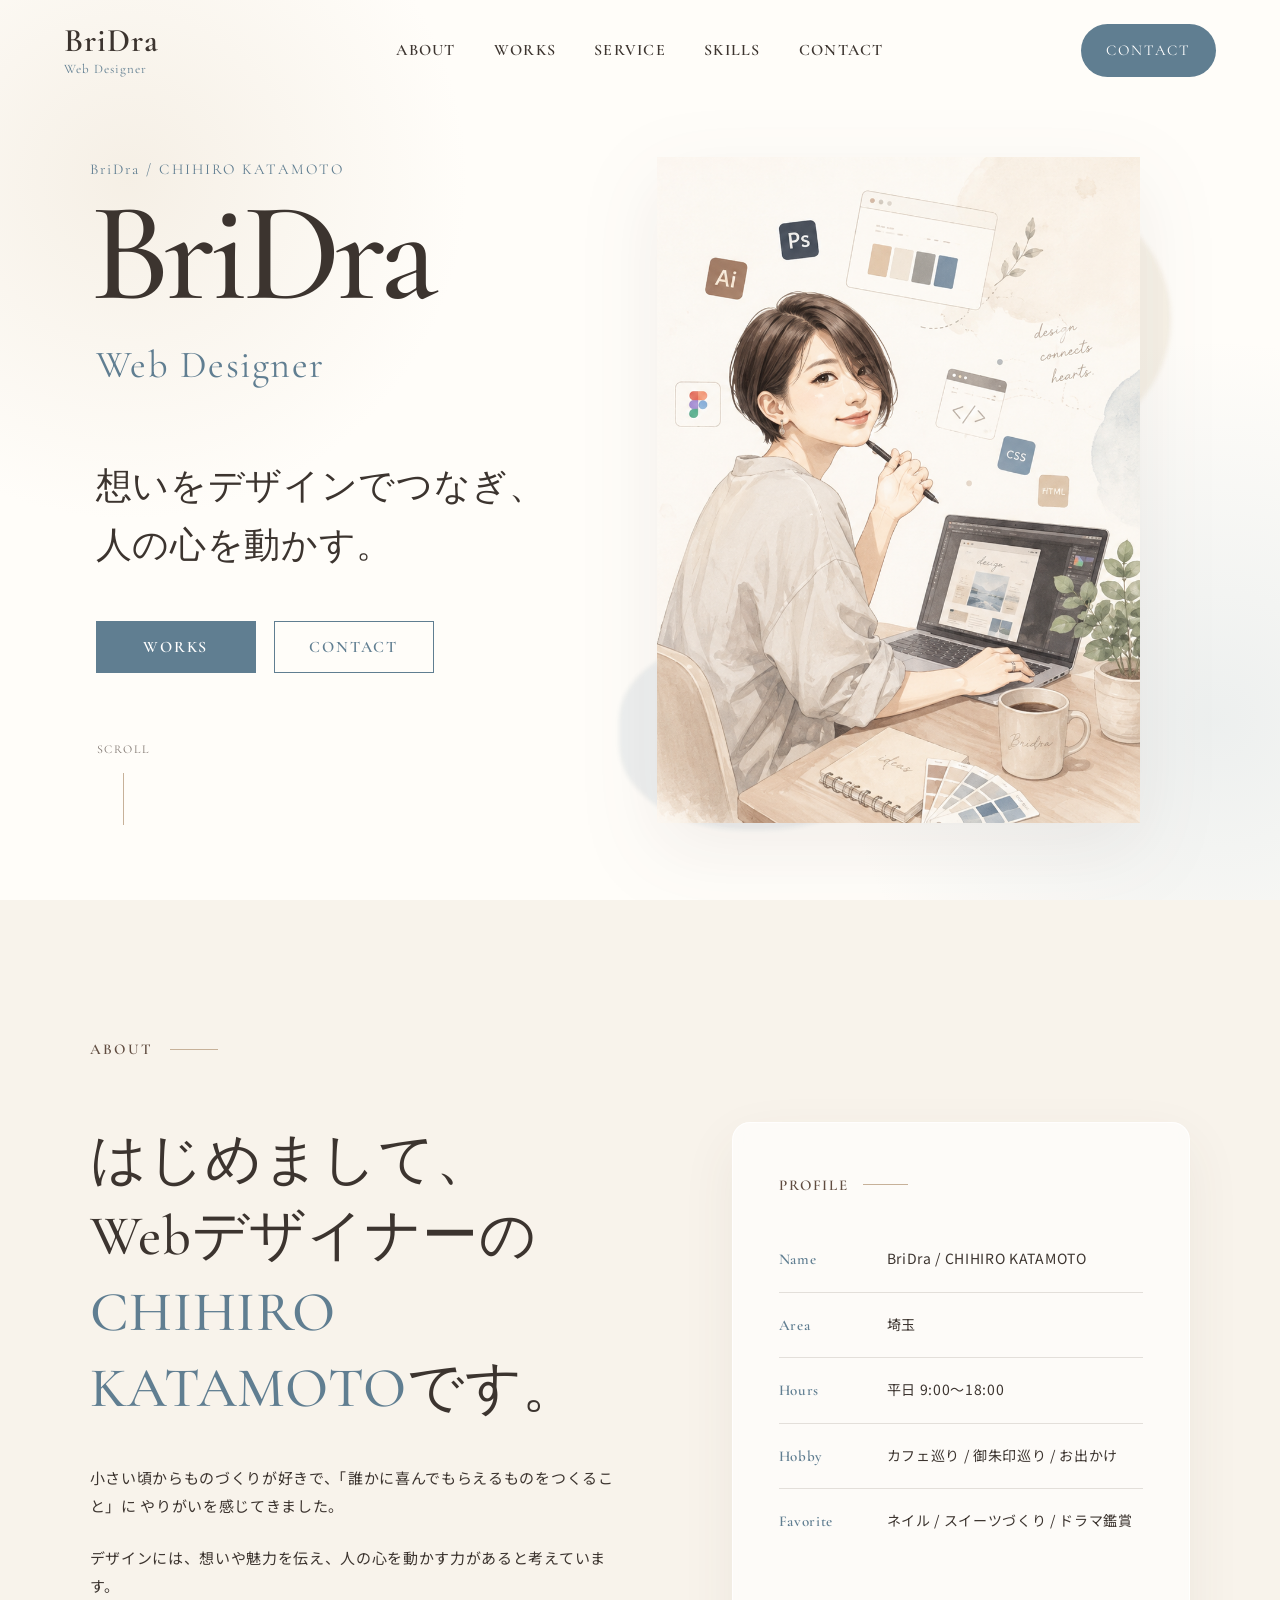
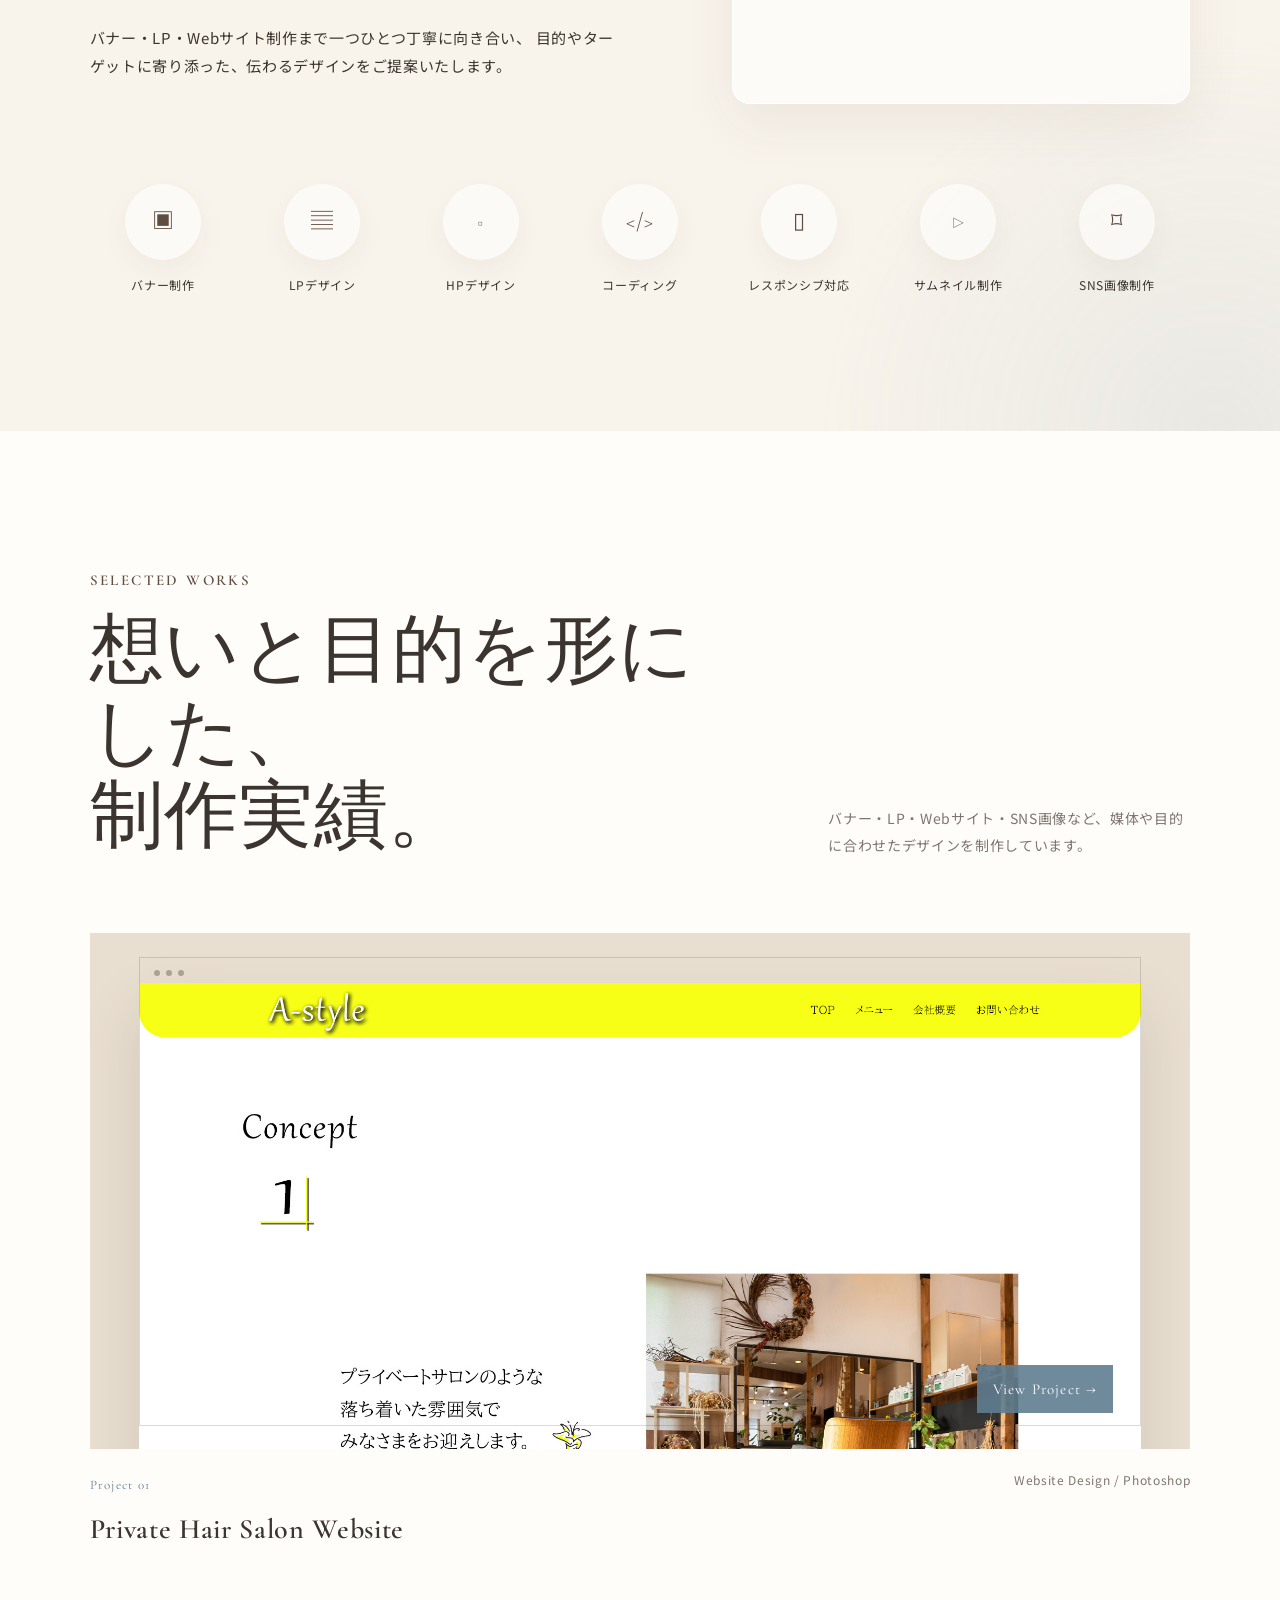
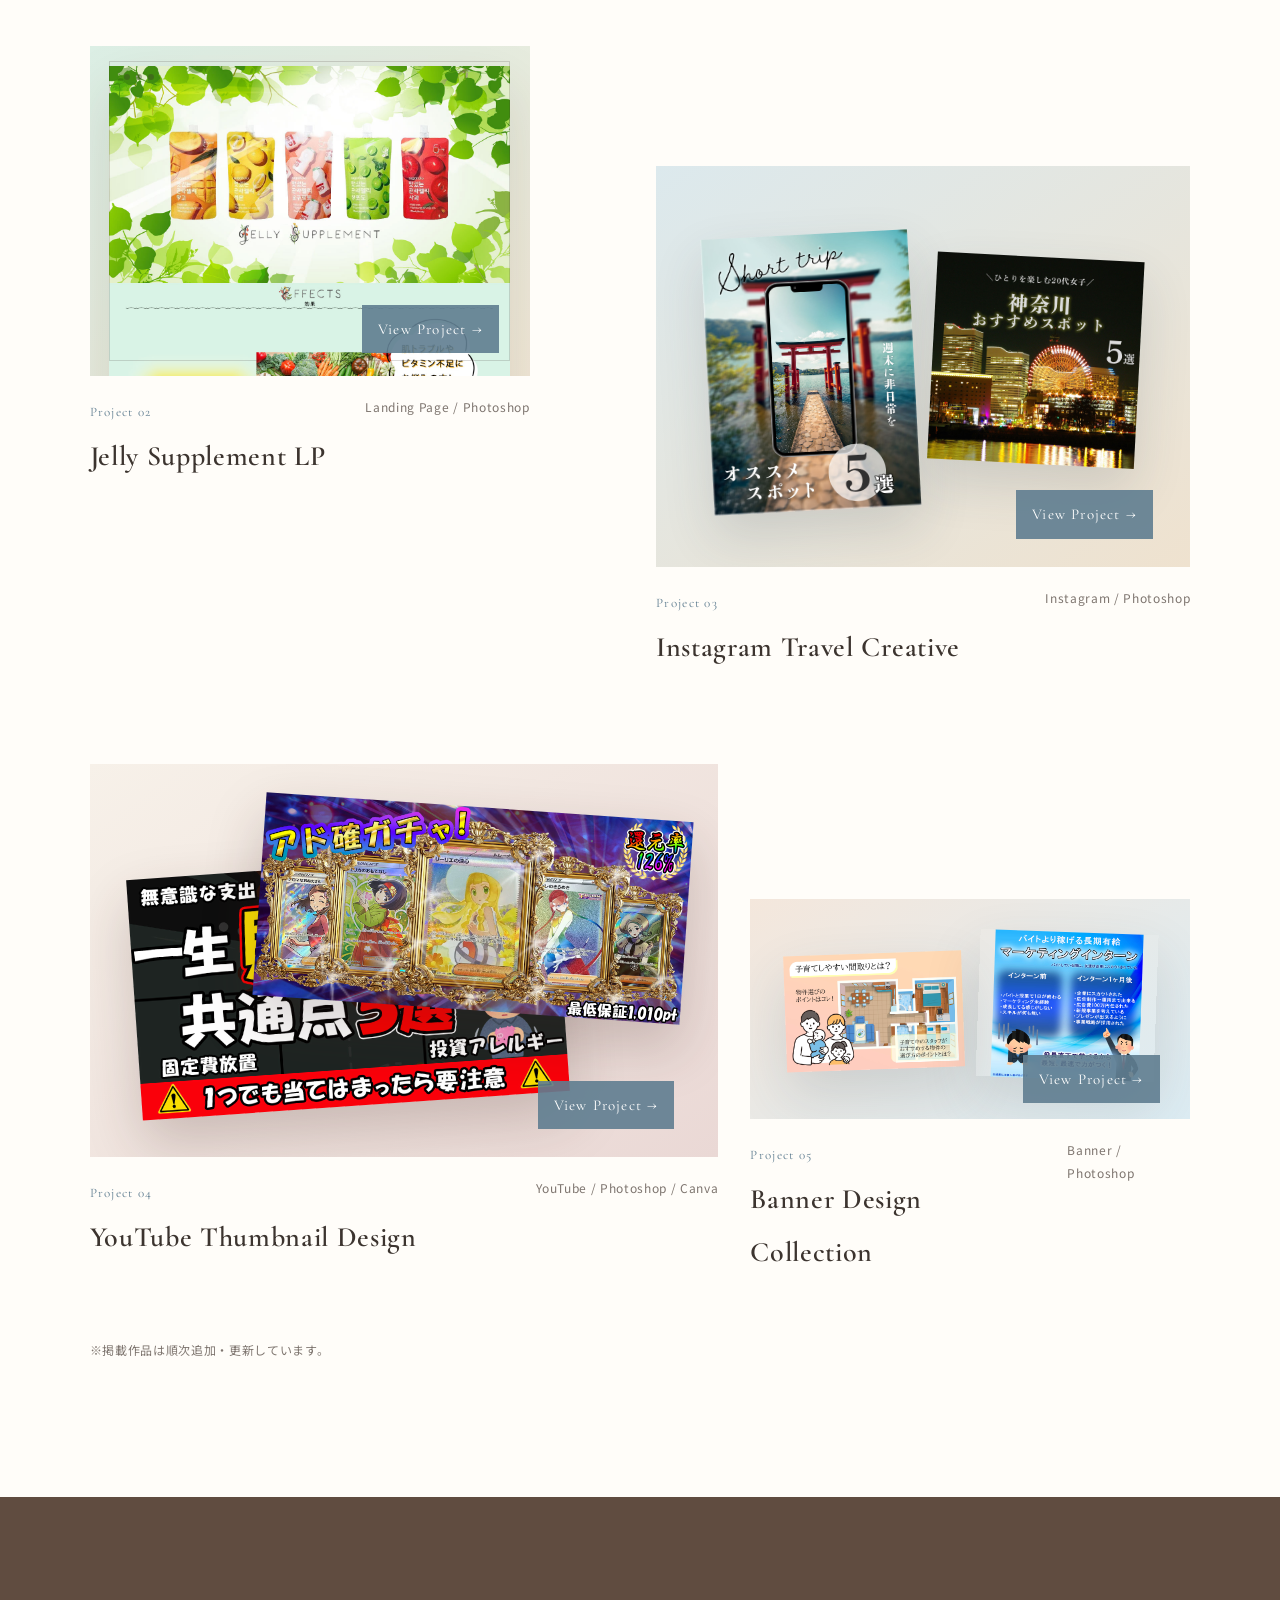
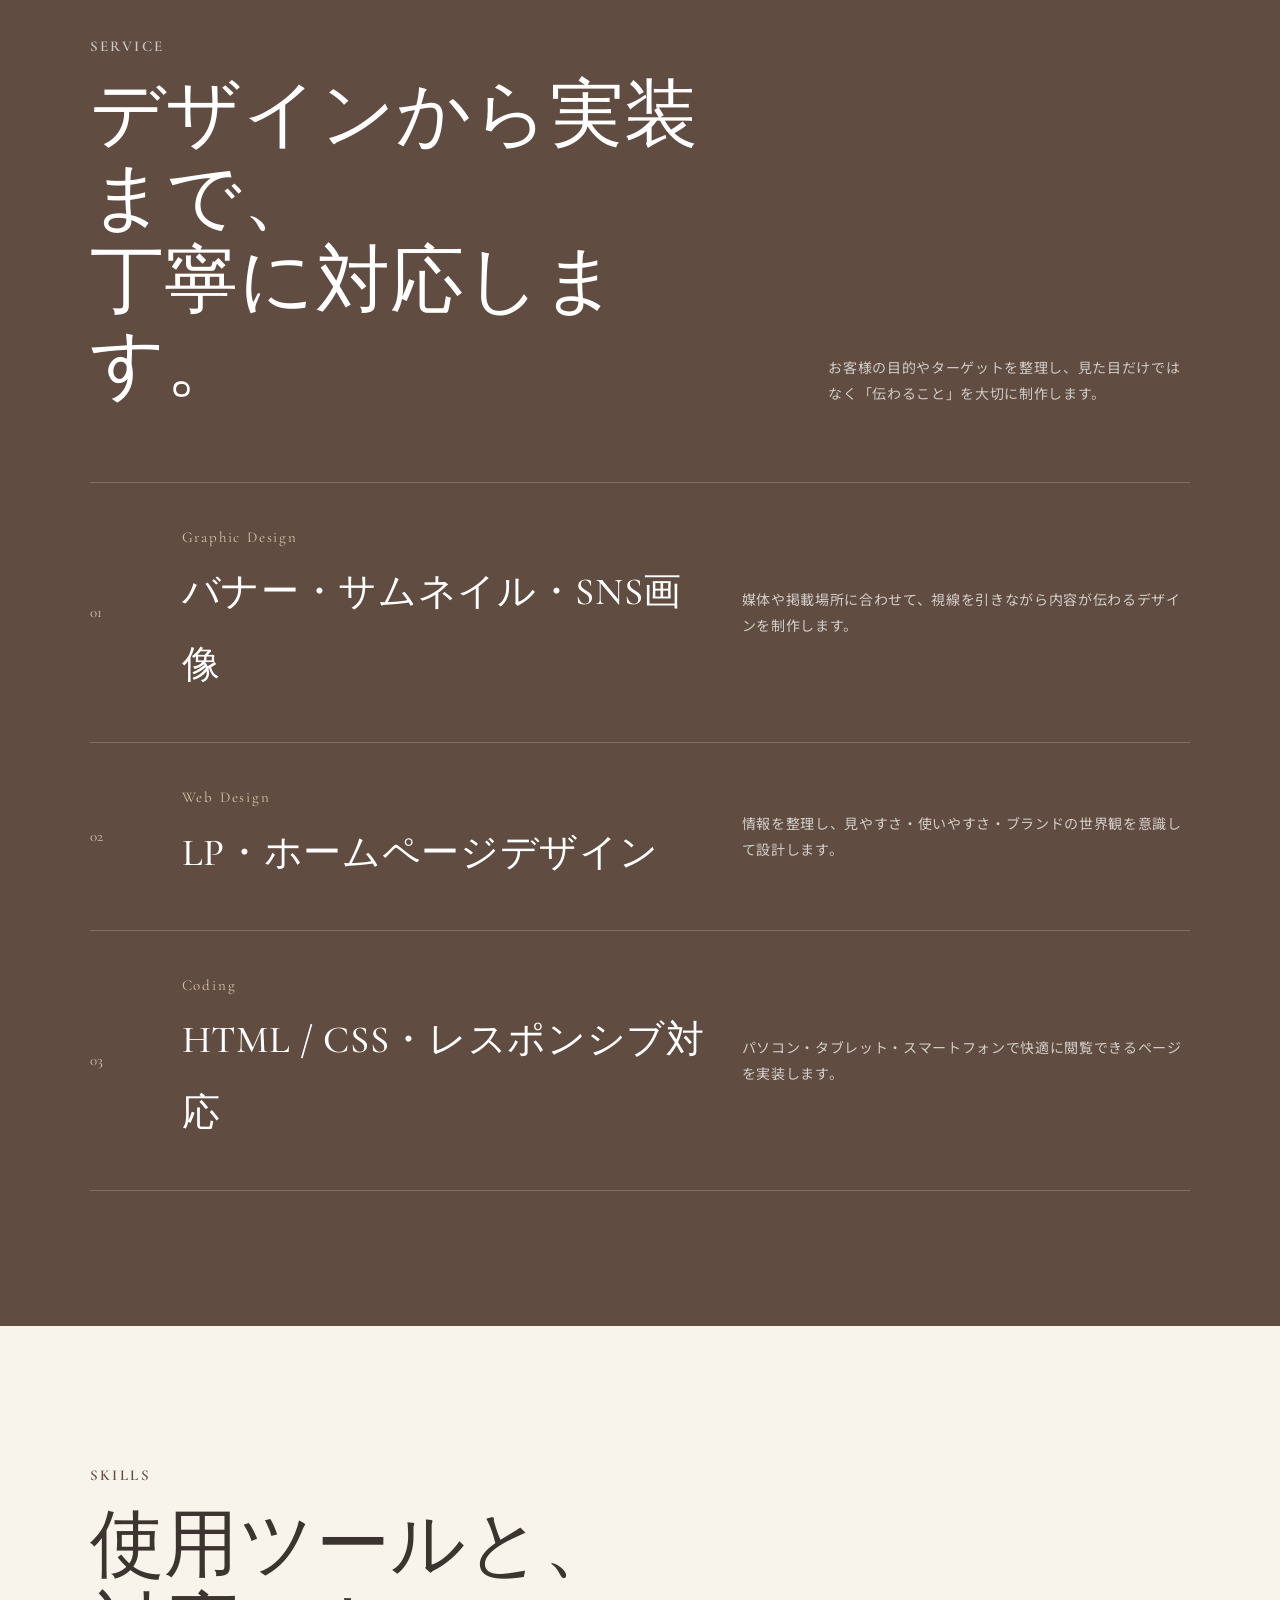
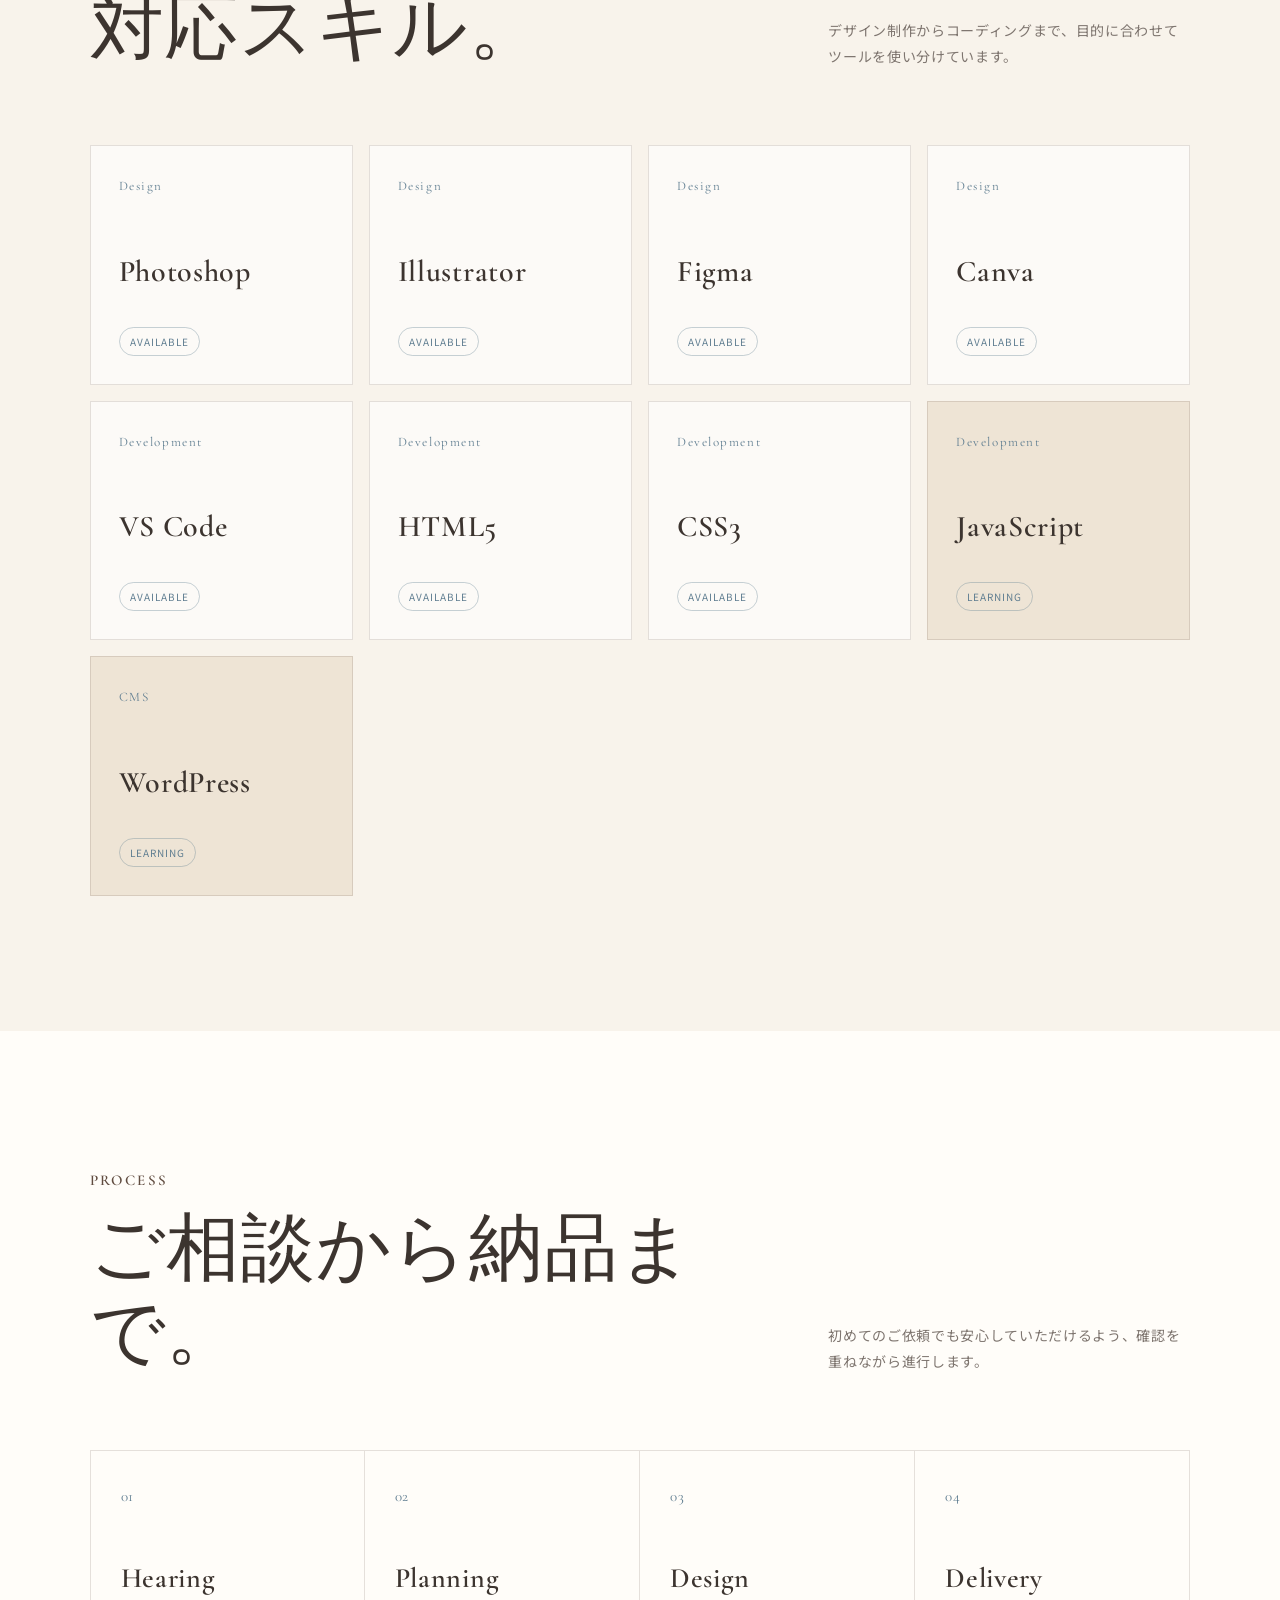
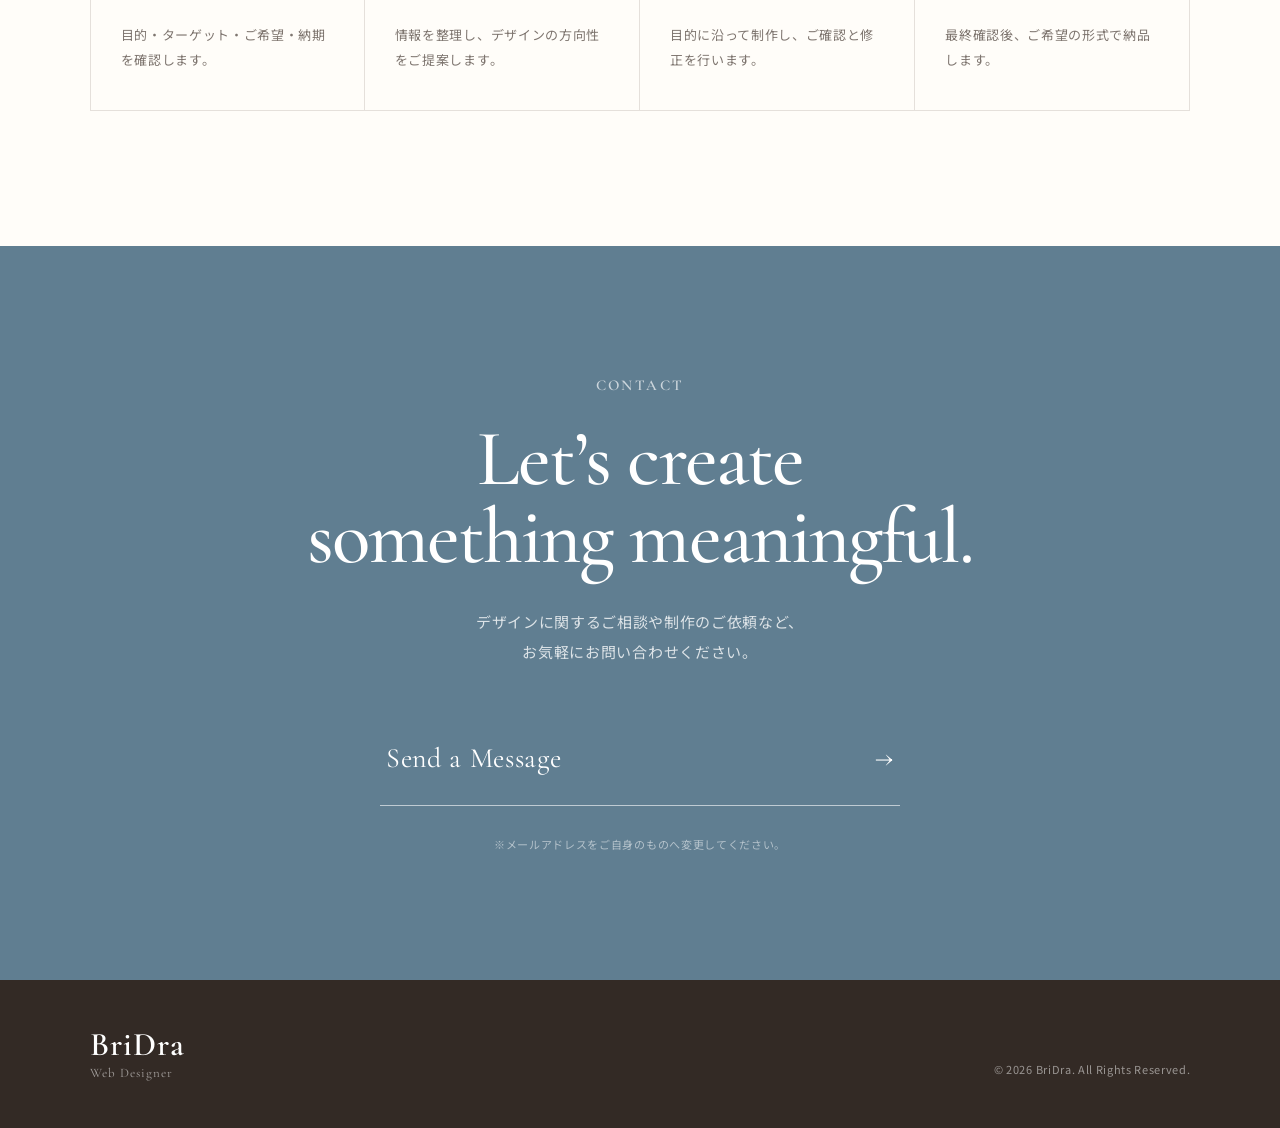
<file: BriDra_portfolio_Ver2/index.html>
<!DOCTYPE html>
<html lang="ja">
<head>
  <meta charset="UTF-8">
  <meta name="viewport" content="width=device-width, initial-scale=1.0">
  <meta name="description" content="BriDra / CHIHIRO KATAMOTOのWebデザイナーポートフォリオサイトです。">
  <title>BriDra | Web Designer CHIHIRO KATAMOTO</title>

  <link rel="preconnect" href="https://fonts.googleapis.com">
  <link rel="preconnect" href="https://fonts.gstatic.com" crossorigin>
  <link href="https://fonts.googleapis.com/css2?family=Cormorant+Garamond:wght@500;600;700&family=Noto+Sans+JP:wght@400;500;600&display=swap" rel="stylesheet">
  <link rel="stylesheet" href="style.css">
</head>
<body>
  <div class="site-loader" aria-hidden="true">
    <div class="site-loader-inner">
      <span class="site-loader-logo">BriDra</span>
      <span class="site-loader-sub">Web Designer</span>
      <i class="site-loader-line"></i>
    </div>
  </div>
  <div class="custom-cursor" aria-hidden="true">
    <span class="custom-cursor-label"></span>
  </div>
  <div class="custom-cursor-follower" aria-hidden="true"></div>

  <header class="site-header">
    <a class="logo" href="#top">
      <span>BriDra</span>
      <small>Web Designer</small>
    </a>

    <button class="menu-button" type="button" aria-label="メニューを開く" aria-expanded="false">
      <span></span>
      <span></span>
    </button>

    <nav class="global-nav">
      <a href="#about">About</a>
      <a href="#works">Works</a>
      <a href="#service">Service</a>
      <a href="#skills">Skills</a>
      <a href="#contact">Contact</a>
    </nav>

    <a class="header-contact" href="#contact">Contact</a>
  </header>

  <main>
    <section class="hero" id="top">
      <div class="hero-copy reveal">
        <p class="hero-kicker">BriDra / CHIHIRO KATAMOTO</p>
        <h1>BriDra</h1>
        <p class="hero-role">Web Designer</p>
        <p class="hero-message">
          想いをデザインでつなぎ、<br>
          人の心を動かす。
        </p>

        <div class="hero-buttons">
          <a class="button button-primary" href="#works">Works</a>
          <a class="button button-outline" href="#contact">Contact</a>
        </div>

        <a class="scroll" href="#about">
          <span>Scroll</span>
          <i></i>
        </a>
      </div>

      <div class="hero-visual reveal">
        <div class="watercolor watercolor-one"></div>
        <div class="watercolor watercolor-two"></div>
        <img src="images/hero-illustration.png" alt="ノートパソコンでデザインを制作するWebデザイナーのイラスト">
      </div>
    </section>

    <section class="section about" id="about">
      <div class="section-title reveal">
        <p>About</p>
        <span></span>
      </div>

      <div class="about-layout">
        <div class="about-copy reveal">
          <h2>
            はじめまして、<br>
            Webデザイナーの<br>
            <strong>CHIHIRO KATAMOTO</strong>です。
          </h2>

          <div class="about-text">
            <p>
              小さい頃からものづくりが好きで、「誰かに喜んでもらえるものをつくること」に
              やりがいを感じてきました。
            </p>
            <p>
              デザインには、想いや魅力を伝え、人の心を動かす力があると考えています。
            </p>
            <p>
              バナー・LP・Webサイト制作まで一つひとつ丁寧に向き合い、
              目的やターゲットに寄り添った、伝わるデザインをご提案いたします。
            </p>
          </div>
        </div>

        <div class="profile-card reveal">
          <div class="card-heading">
            <p>Profile</p>
            <span></span>
          </div>

          <dl>
            <div>
              <dt>Name</dt>
              <dd>BriDra / CHIHIRO KATAMOTO</dd>
            </div>
            <div>
              <dt>Area</dt>
              <dd>埼玉</dd>
            </div>
            <div>
              <dt>Hours</dt>
              <dd>平日 9:00〜18:00</dd>
            </div>
            <div>
              <dt>Hobby</dt>
              <dd>カフェ巡り / 御朱印巡り / お出かけ</dd>
            </div>
            <div>
              <dt>Favorite</dt>
              <dd>ネイル / スイーツづくり / ドラマ鑑賞</dd>
            </div>
          </dl>
        </div>
      </div>

      <div class="service-icons">
        <article class="mini-service reveal">
          <div class="mini-icon">▣</div>
          <p>バナー制作</p>
        </article>
        <article class="mini-service reveal">
          <div class="mini-icon">▤</div>
          <p>LPデザイン</p>
        </article>
        <article class="mini-service reveal">
          <div class="mini-icon">□</div>
          <p>HPデザイン</p>
        </article>
        <article class="mini-service reveal">
          <div class="mini-icon">&lt;/&gt;</div>
          <p>コーディング</p>
        </article>
        <article class="mini-service reveal">
          <div class="mini-icon">▯</div>
          <p>レスポンシブ対応</p>
        </article>
        <article class="mini-service reveal">
          <div class="mini-icon">▷</div>
          <p>サムネイル制作</p>
        </article>
        <article class="mini-service reveal">
          <div class="mini-icon">⌑</div>
          <p>SNS画像制作</p>
        </article>
      </div>
    </section>

    <section class="section works" id="works">
      <div class="section-heading reveal">
        <div>
          <p class="section-en">Selected Works</p>
          <h2>想いと目的を形にした、<br>制作実績。</h2>
        </div>
        <p class="section-description">
          バナー・LP・Webサイト・SNS画像など、媒体や目的に合わせたデザインを制作しています。
        </p>
      </div>

      <div class="works-grid">
        <article class="work-card work-large reveal">
          <a href="work01.html">
            <div class="work-thumb work-photo-thumb">
              <img src="images/works/private-salon/top.jpg" alt="プライベートヘアサロンのWebサイトデザイン">
              <div class="device-frame">
                <span></span><span></span><span></span>
              </div>
              <p class="work-view">View Project →</p>
            </div>
            <div class="work-info">
              <div>
                <span>Project 01</span>
                <h3>Private Hair Salon Website</h3>
              </div>
              <p>Website Design / Photoshop</p>
            </div>
          </a>
        </article>

        <article class="work-card reveal">
          <a href="work02.html">
            <div class="work-thumb work-photo-thumb jelly-thumb">
              <img src="images/works/jelly-supplement/lp.jpg" alt="ゼリーサプリメントのランディングページデザイン">
              <div class="device-frame">
                <span></span><span></span><span></span>
              </div>
              <p class="work-view">View Project →</p>
            </div>
            <div class="work-info">
              <div>
                <span>Project 02</span>
                <h3>Jelly Supplement LP</h3>
              </div>
              <p>Landing Page / Photoshop</p>
            </div>
          </a>
        </article>

        <article class="work-card reveal">
          <a href="work03.html">
            <div class="work-thumb instagram-thumb">
              <img class="instagram-main" src="images/works/instagram-design/weekend-trip.jpg" alt="週末旅行をテーマにしたInstagram投稿デザイン">
              <img class="instagram-sub" src="images/works/instagram-design/recommended-spots.jpg" alt="おすすめ絶景スポットを紹介するInstagram投稿デザイン">
              <p class="work-view">View Project →</p>
            </div>
            <div class="work-info">
              <div>
                <span>Project 03</span>
                <h3>Instagram Travel Creative</h3>
              </div>
              <p>Instagram / Photoshop</p>
            </div>
          </a>
        </article>

        <article class="work-card reveal">
          <a href="work04.html">
            <div class="work-thumb youtube-thumb">
              <img class="youtube-thumb-first" src="images/works/youtube-thumbnail/savings-zero.jpg" alt="貯金0をテーマにしたYouTubeサムネイル">
              <img class="youtube-thumb-second" src="images/works/youtube-thumbnail/ad-guaranteed-gacha.jpg" alt="アド確ガチャをテーマにしたYouTubeサムネイル">
              <p class="work-view">View Project →</p>
            </div>
            <div class="work-info">
              <div>
                <span>Project 04</span>
                <h3>YouTube Thumbnail Design</h3>
              </div>
              <p>YouTube / Photoshop / Canva</p>
            </div>
          </a>
        </article>

        <article class="work-card work-large reveal">
          <a href="work05.html">
            <div class="work-thumb banner-thumb">
              <img class="banner-thumb-first" src="images/works/banner-design/property-choice.jpg" alt="子育てしやすい物件選びのバナーデザイン">
              <img class="banner-thumb-second" src="images/works/banner-design/marketing-intern.jpg" alt="マーケティングインターンのバナーデザイン">
              <p class="work-view">View Project →</p>
            </div>
            <div class="work-info">
              <div>
                <span>Project 05</span>
                <h3>Banner Design Collection</h3>
              </div>
              <p>Banner / Photoshop</p>
            </div>
          </a>
        </article>
      </div>

      <p class="works-note reveal">
        ※掲載作品は順次追加・更新しています。
      </p>
    </section>

    <section class="section service" id="service">
      <div class="section-heading light reveal">
        <div>
          <p class="section-en">Service</p>
          <h2>デザインから実装まで、<br>丁寧に対応します。</h2>
        </div>
        <p class="section-description">
          お客様の目的やターゲットを整理し、見た目だけではなく「伝わること」を大切に制作します。
        </p>
      </div>

      <div class="service-list">
        <article class="service-item reveal">
          <span>01</span>
          <div>
            <p>Graphic Design</p>
            <h3>バナー・サムネイル・SNS画像</h3>
          </div>
          <p>媒体や掲載場所に合わせて、視線を引きながら内容が伝わるデザインを制作します。</p>
        </article>
        <article class="service-item reveal">
          <span>02</span>
          <div>
            <p>Web Design</p>
            <h3>LP・ホームページデザイン</h3>
          </div>
          <p>情報を整理し、見やすさ・使いやすさ・ブランドの世界観を意識して設計します。</p>
        </article>
        <article class="service-item reveal">
          <span>03</span>
          <div>
            <p>Coding</p>
            <h3>HTML / CSS・レスポンシブ対応</h3>
          </div>
          <p>パソコン・タブレット・スマートフォンで快適に閲覧できるページを実装します。</p>
        </article>
      </div>
    </section>

    <section class="section skills" id="skills">
      <div class="section-heading reveal">
        <div>
          <p class="section-en">Skills</p>
          <h2>使用ツールと、<br>対応スキル。</h2>
        </div>
        <p class="section-description">
          デザイン制作からコーディングまで、目的に合わせてツールを使い分けています。
        </p>
      </div>

      <div class="skills-grid">
        <article class="skill-card reveal"><p>Design</p><h3>Photoshop</h3><span>Available</span></article>
        <article class="skill-card reveal"><p>Design</p><h3>Illustrator</h3><span>Available</span></article>
        <article class="skill-card reveal"><p>Design</p><h3>Figma</h3><span>Available</span></article>
        <article class="skill-card reveal"><p>Design</p><h3>Canva</h3><span>Available</span></article>
        <article class="skill-card reveal"><p>Development</p><h3>VS Code</h3><span>Available</span></article>
        <article class="skill-card reveal"><p>Development</p><h3>HTML5</h3><span>Available</span></article>
        <article class="skill-card reveal"><p>Development</p><h3>CSS3</h3><span>Available</span></article>
        <article class="skill-card learning reveal"><p>Development</p><h3>JavaScript</h3><span>Learning</span></article>
        <article class="skill-card learning reveal"><p>CMS</p><h3>WordPress</h3><span>Learning</span></article>
      </div>
    </section>

    <section class="section process">
      <div class="section-heading reveal">
        <div>
          <p class="section-en">Process</p>
          <h2>ご相談から納品まで。</h2>
        </div>
        <p class="section-description">
          初めてのご依頼でも安心していただけるよう、確認を重ねながら進行します。
        </p>
      </div>

      <ol class="process-list">
        <li class="reveal"><span>01</span><h3>Hearing</h3><p>目的・ターゲット・ご希望・納期を確認します。</p></li>
        <li class="reveal"><span>02</span><h3>Planning</h3><p>情報を整理し、デザインの方向性をご提案します。</p></li>
        <li class="reveal"><span>03</span><h3>Design</h3><p>目的に沿って制作し、ご確認と修正を行います。</p></li>
        <li class="reveal"><span>04</span><h3>Delivery</h3><p>最終確認後、ご希望の形式で納品します。</p></li>
      </ol>
    </section>

    <section class="contact" id="contact">
      <div class="contact-inner reveal">
        <p class="section-en">Contact</p>
        <h2>Let’s create<br>something meaningful.</h2>
        <p>
          デザインに関するご相談や制作のご依頼など、<br>
          お気軽にお問い合わせください。
        </p>
        <a class="contact-link" href="mailto:your-email@example.com">
          <span>Send a Message</span>
          <i>→</i>
        </a>
        <small>※メールアドレスをご自身のものへ変更してください。</small>
      </div>
    </section>
  </main>

  <footer class="site-footer">
    <a class="logo footer-logo" href="#top">
      <span>BriDra</span>
      <small>Web Designer</small>
    </a>
    <p>© 2026 BriDra. All Rights Reserved.</p>
  </footer>
  <script src="script.js"></script>
</body>
</html>
</file>
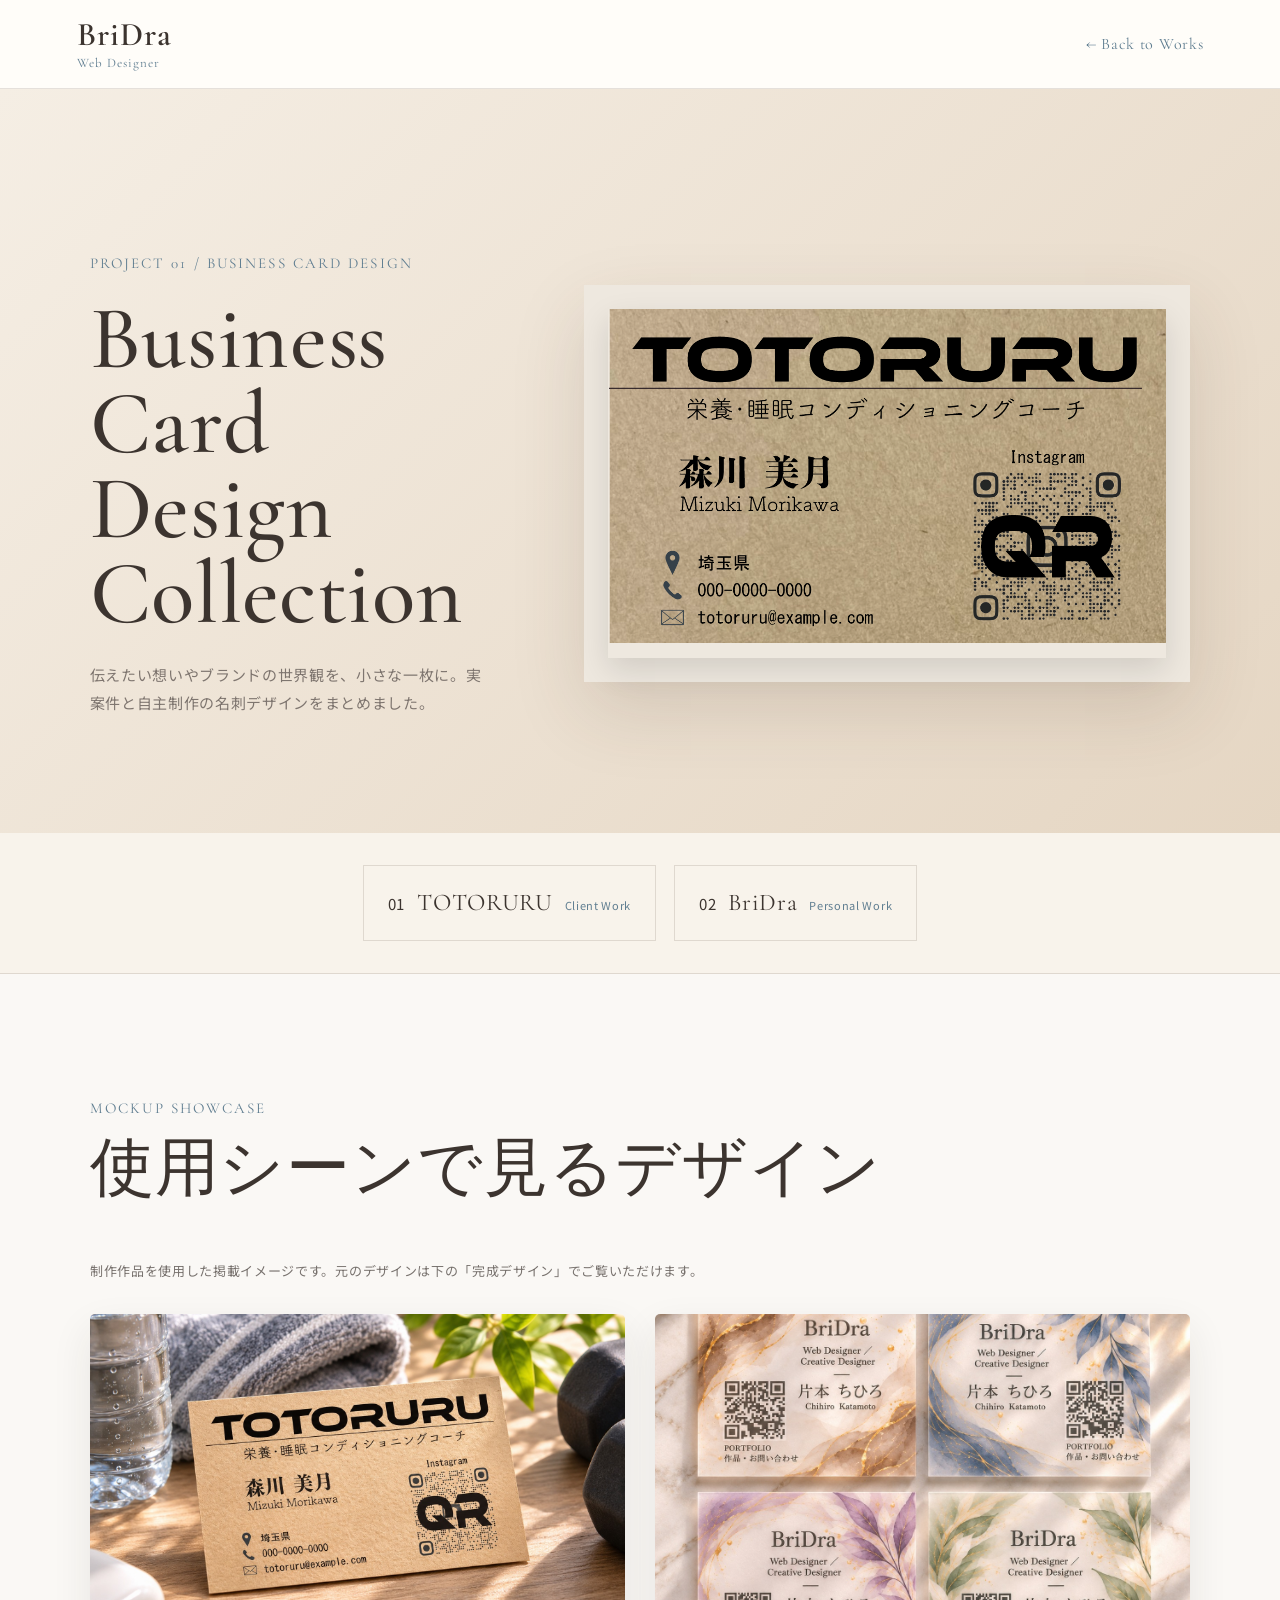
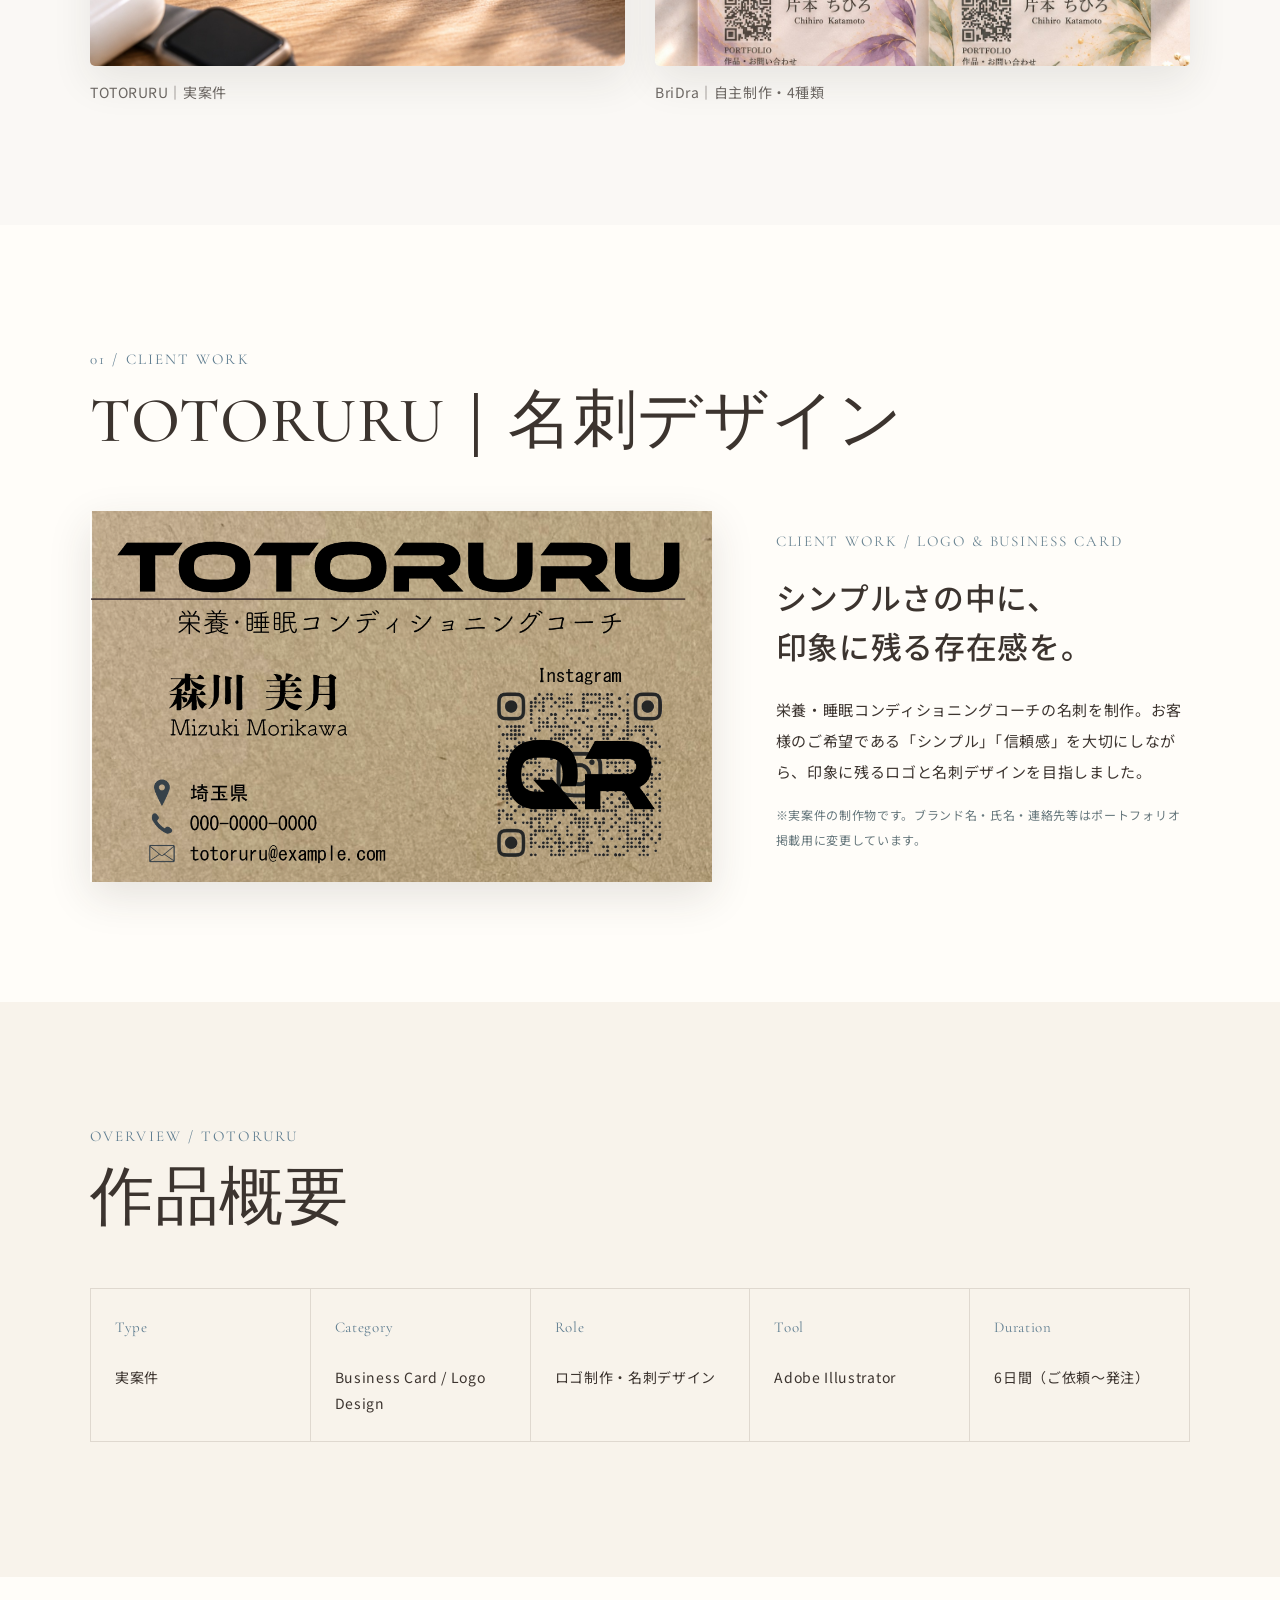
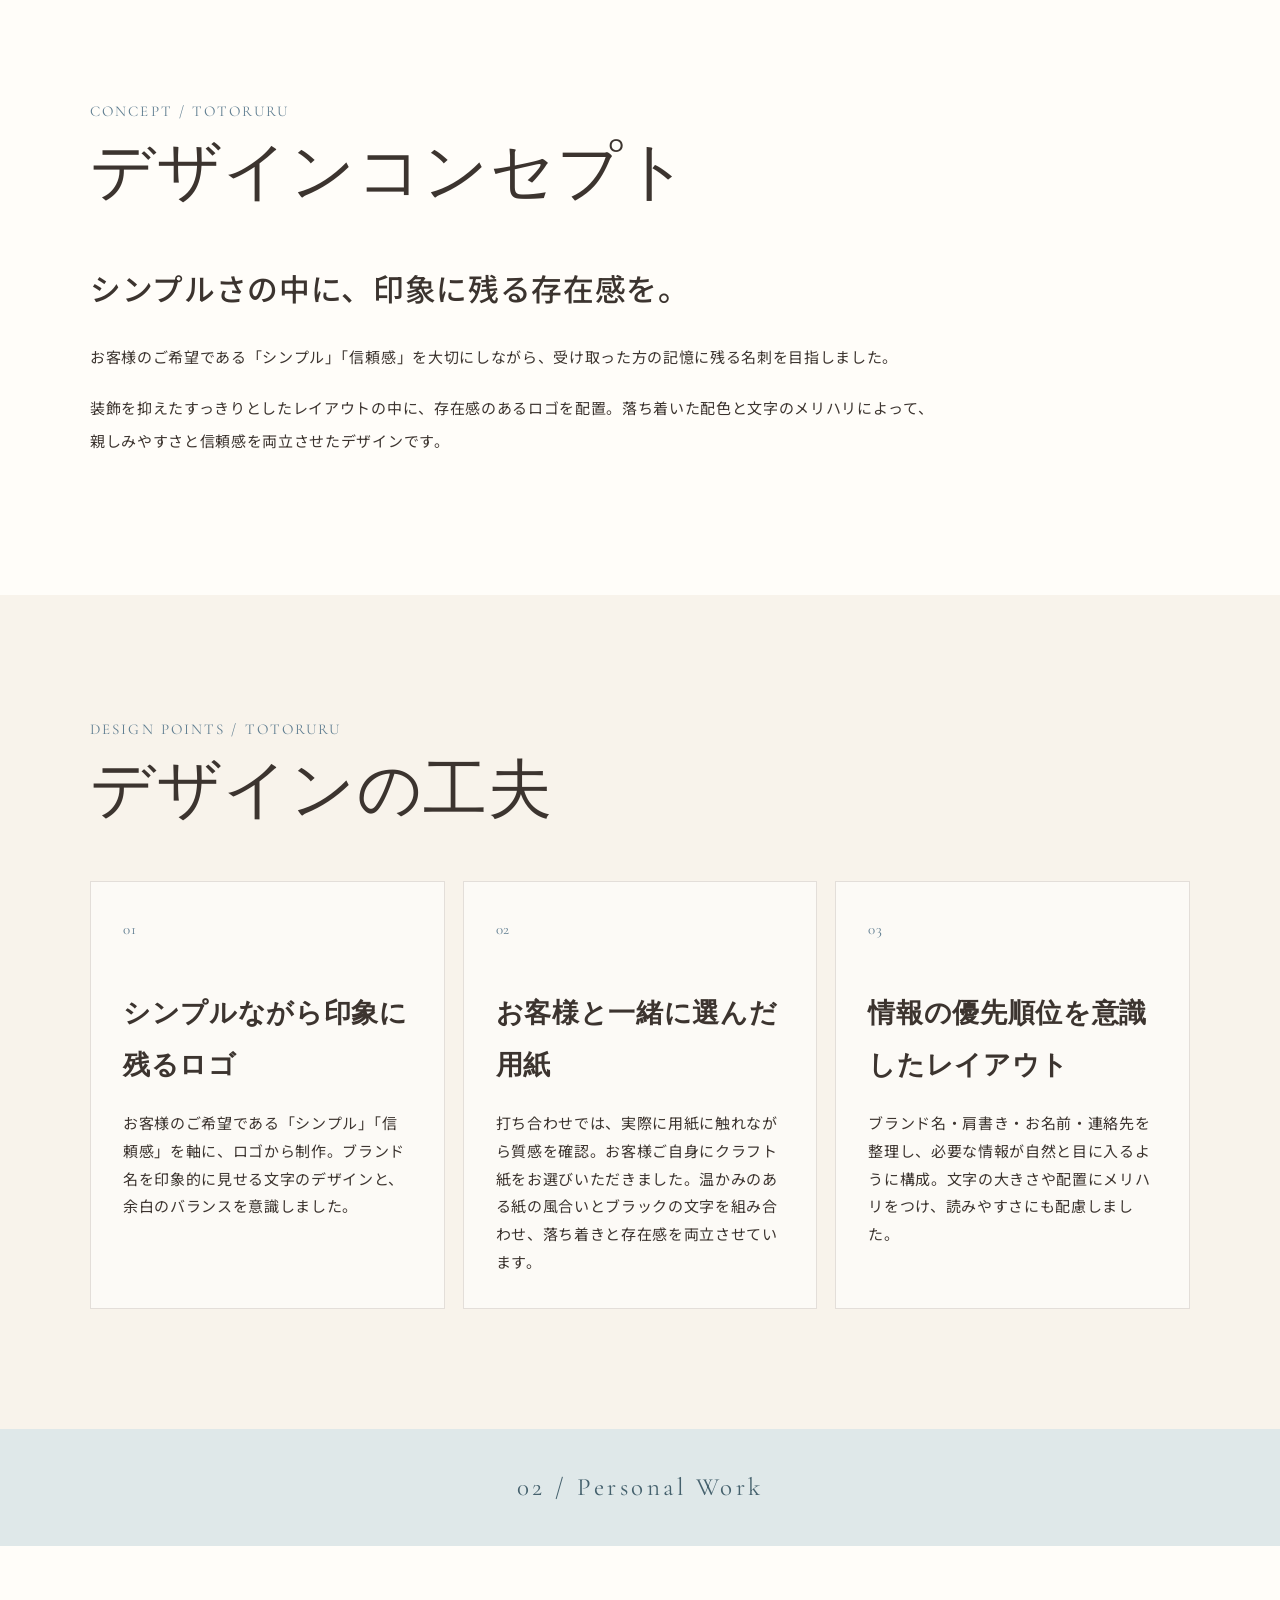
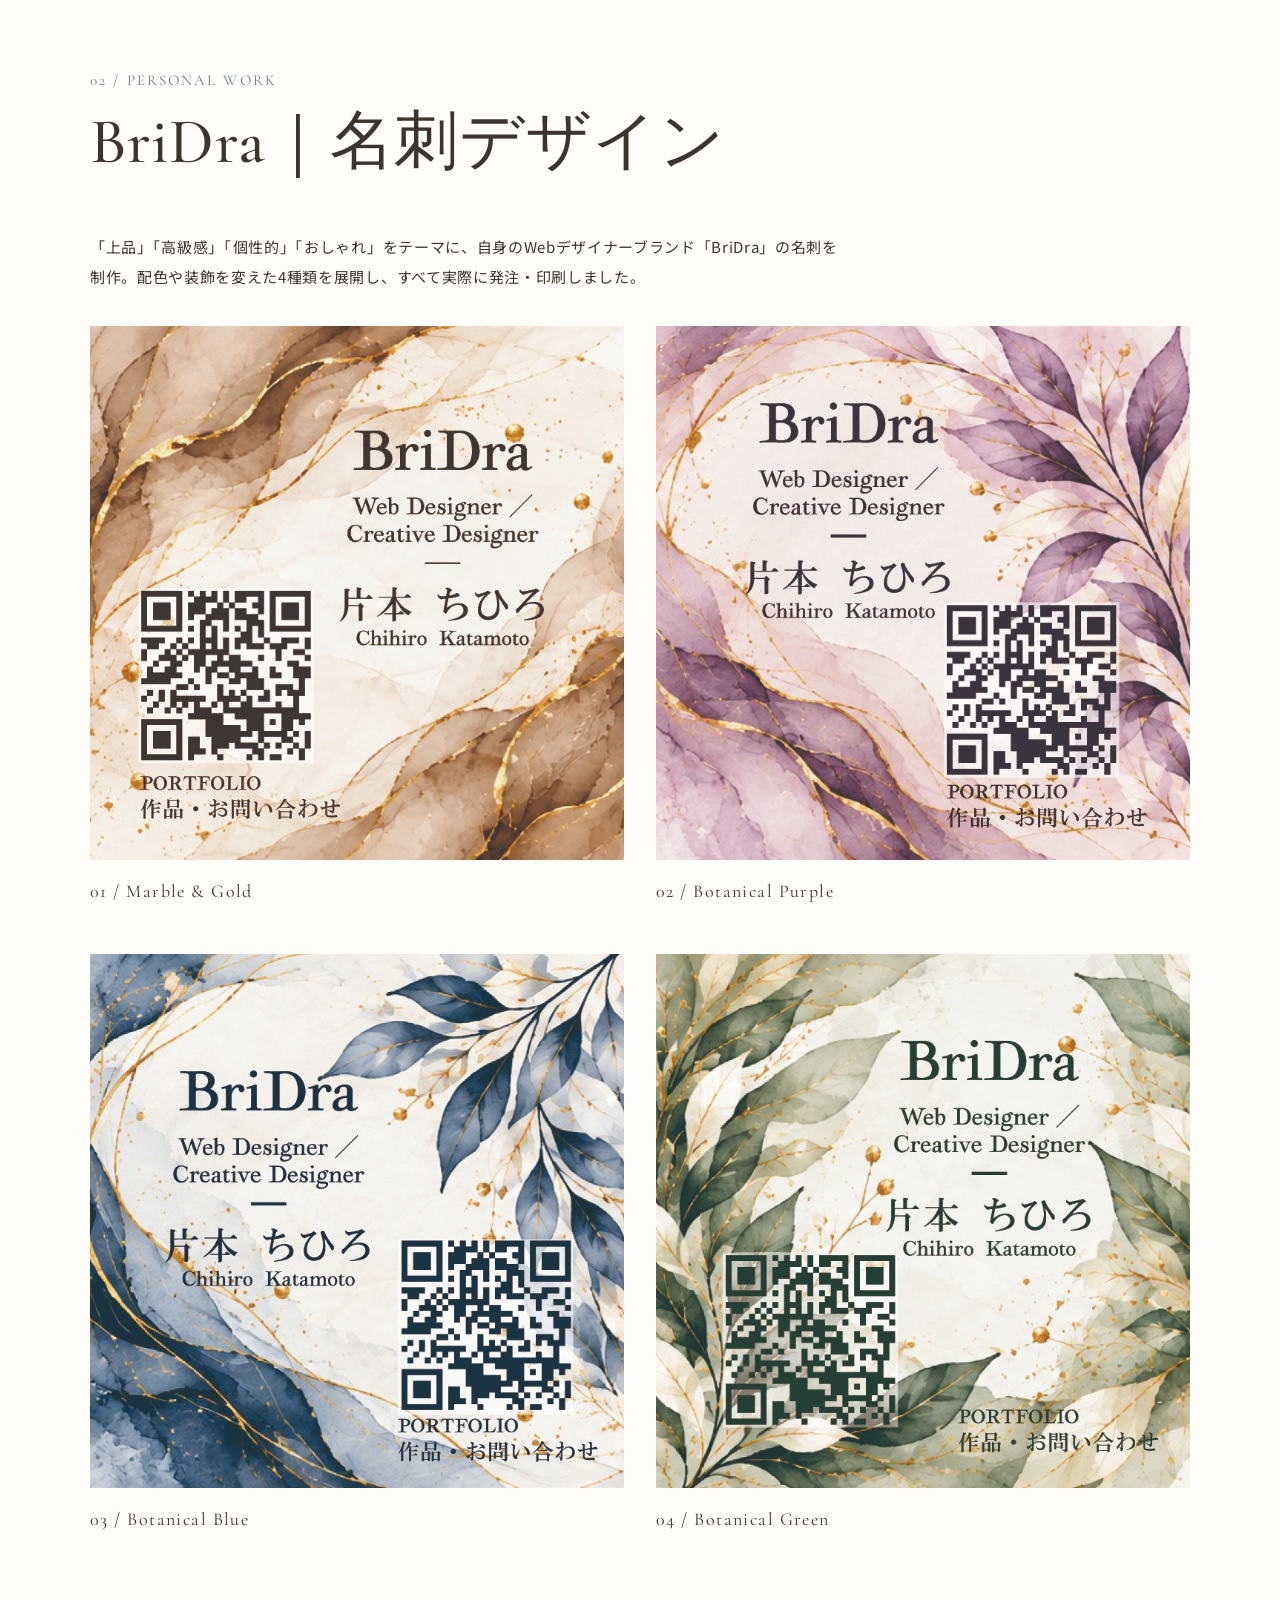
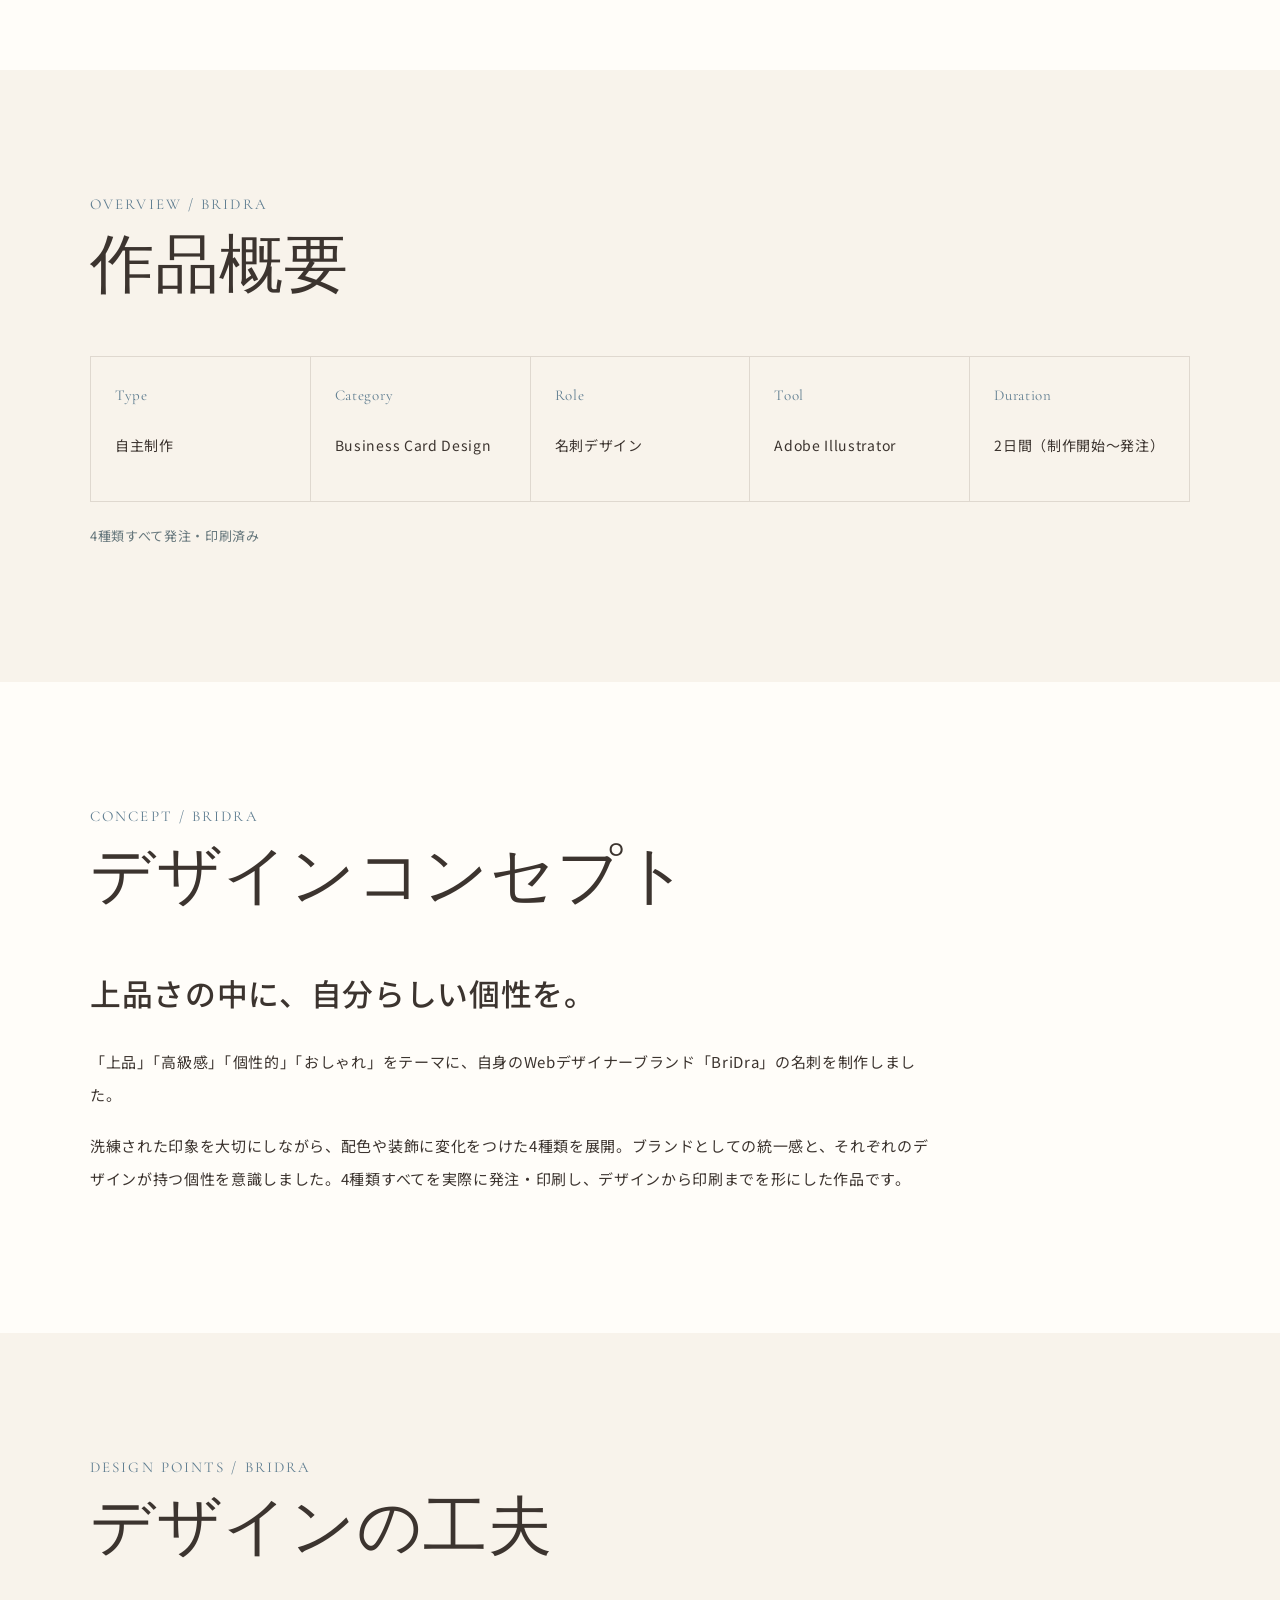
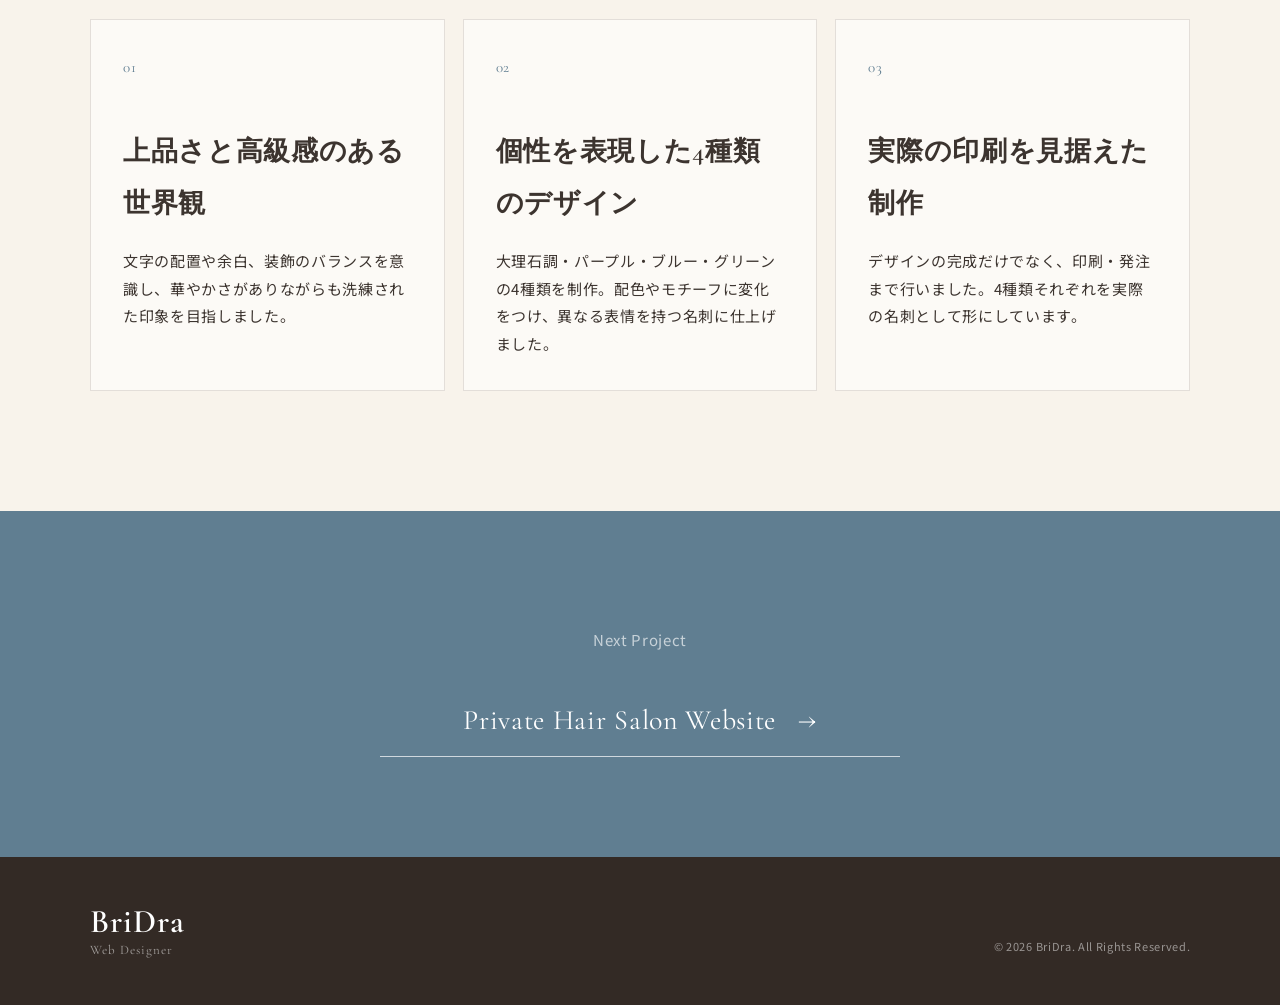
<file: work01.html>
<!DOCTYPE html>

<html lang="ja"><head><meta charset="utf-8"/><meta content="width=device-width,initial-scale=1.0" name="viewport"/>
<meta content="BriDraの名刺デザイン制作実績。実案件と自主制作の名刺デザインを紹介します。" name="description"/>
<title>Business Card Design Collection | BriDra</title>
<link href="https://fonts.googleapis.com" rel="preconnect"/><link crossorigin="" href="https://fonts.gstatic.com" rel="preconnect"/>
<link href="https://fonts.googleapis.com/css2?family=Cormorant+Garamond:wght@500;600;700&amp;family=Noto+Sans+JP:wght@400;500;600&amp;display=swap" rel="stylesheet"/>
<link href="style.css" rel="stylesheet"/></head>
<body class="work-detail-body business-card-project">
<div aria-hidden="true" class="custom-cursor"><span class="custom-cursor-label"></span></div><div aria-hidden="true" class="custom-cursor-follower"></div>
<header class="work-detail-header"><a class="logo" href="index.html"><span>BriDra</span><small>Web Designer</small></a><a class="work-back" href="index.html#works">← Back to Works</a></header>
<main>
<section class="work-hero"><div class="work-hero-inner"><div><p class="work-number">Project 01 / Business Card Design</p><h1>Business Card<br/>Design Collection</h1><p class="work-lead">伝えたい想いやブランドの世界観を、小さな一枚に。実案件と自主制作の名刺デザインをまとめました。</p></div><div class="work-hero-preview card-hero-preview"><img alt="TOTORURUの名刺デザイン" src="images/works/business-card/totoruru.png"/></div></div></section>
<nav aria-label="名刺作品の目次" class="business-section-nav"><a href="#totoruru">01 <span>TOTORURU</span><small>Client Work</small></a><a href="#bridra">02 <span>BriDra</span><small>Personal Work</small></a></nav>
<section class="work-detail-section mockup-showcase-section"><div class="work-detail-inner"><div class="work-detail-heading"><p>Mockup Showcase</p><h2>使用シーンで見るデザイン</h2></div><p class="mockup-note">制作作品を使用した掲載イメージです。元のデザインは下の「完成デザイン」でご覧いただけます。</p><div class="mockup-showcase-grid"><figure class="mockup-showcase-item"><img alt="TOTORURU｜実案件のモックアップ" loading="lazy" src="images/works/mockups/totoruru.jpg"/><figcaption>TOTORURU｜実案件</figcaption></figure><figure class="mockup-showcase-item"><img alt="BriDra｜自主制作・4種類のモックアップ" loading="lazy" src="images/works/mockups/bridra.jpg"/><figcaption>BriDra｜自主制作・4種類</figcaption></figure></div></div></section><section class="work-detail-section final-design-section" id="totoruru"><div class="work-detail-inner"><div class="work-detail-heading"><p>01 / Client Work</p><h2>TOTORURU｜名刺デザイン</h2></div><div class="business-feature"><img alt="クラフト紙を背景にしたTOTORURUの名刺デザイン" src="images/works/business-card/totoruru.png"/><div class="business-feature-copy"><span class="business-kicker">CLIENT WORK / LOGO &amp; BUSINESS CARD</span><h3>シンプルさの中に、<br/>印象に残る存在感を。</h3><p>栄養・睡眠コンディショニングコーチの名刺を制作。お客様のご希望である「シンプル」「信頼感」を大切にしながら、印象に残るロゴと名刺デザインを目指しました。</p><p class="business-privacy-note">※実案件の制作物です。ブランド名・氏名・連絡先等はポートフォリオ掲載用に変更しています。</p></div></div></div></section>
<section class="work-detail-section alt"><div class="work-detail-inner"><div class="work-detail-heading"><p>Overview / TOTORURU</p><h2>作品概要</h2></div><dl class="overview-grid"><div><dt>Type</dt><dd>実案件</dd></div><div><dt>Category</dt><dd>Business Card / Logo Design</dd></div><div><dt>Role</dt><dd>ロゴ制作・名刺デザイン</dd></div><div><dt>Tool</dt><dd>Adobe Illustrator</dd></div><div><dt>Duration</dt><dd>6日間（ご依頼〜発注）</dd></div></dl></div></section>
<section class="work-detail-section"><div class="work-detail-inner"><div class="work-detail-heading"><p>Concept / TOTORURU</p><h2>デザインコンセプト</h2></div><div class="business-concept"><h3>シンプルさの中に、印象に残る存在感を。</h3><p>お客様のご希望である「シンプル」「信頼感」を大切にしながら、受け取った方の記憶に残る名刺を目指しました。</p><p>装飾を抑えたすっきりとしたレイアウトの中に、存在感のあるロゴを配置。落ち着いた配色と文字のメリハリによって、親しみやすさと信頼感を両立させたデザインです。</p></div></div></section>
<section class="work-detail-section alt"><div class="work-detail-inner"><div class="work-detail-heading"><p>Design Points / TOTORURU</p><h2>デザインの工夫</h2></div><div class="points-grid"><article class="point-card"><span>01</span><h3>シンプルながら印象に残るロゴ</h3><p>お客様のご希望である「シンプル」「信頼感」を軸に、ロゴから制作。ブランド名を印象的に見せる文字のデザインと、余白のバランスを意識しました。</p></article><article class="point-card"><span>02</span><h3>お客様と一緒に選んだ用紙</h3><p>打ち合わせでは、実際に用紙に触れながら質感を確認。お客様ご自身にクラフト紙をお選びいただきました。温かみのある紙の風合いとブラックの文字を組み合わせ、落ち着きと存在感を両立させています。</p></article><article class="point-card"><span>03</span><h3>情報の優先順位を意識したレイアウト</h3><p>ブランド名・肩書き・お名前・連絡先を整理し、必要な情報が自然と目に入るように構成。文字の大きさや配置にメリハリをつけ、読みやすさにも配慮しました。</p></article></div></div></section>
<div aria-hidden="true" class="business-project-divider"><span>02 / Personal Work</span></div>
<section class="work-detail-section" id="bridra"><div class="work-detail-inner"><div class="work-detail-heading"><p>02 / Personal Work</p><h2>BriDra｜名刺デザイン</h2></div><p class="business-gallery-intro">「上品」「高級感」「個性的」「おしゃれ」をテーマに、自身のWebデザイナーブランド「BriDra」の名刺を制作。配色や装飾を変えた4種類を展開し、すべて実際に発注・印刷しました。</p><div class="business-card-gallery">
<figure><img alt="大理石調のBriDra名刺" loading="lazy" src="images/works/business-card/bridra-marble.jpg"/><figcaption>01 / Marble &amp; Gold</figcaption></figure>
<figure><img alt="紫の植物モチーフを使ったBriDra名刺" loading="lazy" src="images/works/business-card/bridra-purple.jpg"/><figcaption>02 / Botanical Purple</figcaption></figure>
<figure><img alt="ブルーの植物モチーフを使ったBriDra名刺" loading="lazy" src="images/works/business-card/bridra-blue.jpg"/><figcaption>03 / Botanical Blue</figcaption></figure>
<figure><img alt="グリーンの植物モチーフを使ったBriDra名刺" loading="lazy" src="images/works/business-card/bridra-green.jpg"/><figcaption>04 / Botanical Green</figcaption></figure>
</div></div></section>
<section class="work-detail-section alt"><div class="work-detail-inner"><div class="work-detail-heading"><p>Overview / BriDra</p><h2>作品概要</h2></div><dl class="overview-grid"><div><dt>Type</dt><dd>自主制作</dd></div><div><dt>Category</dt><dd>Business Card Design</dd></div><div><dt>Role</dt><dd>名刺デザイン</dd></div><div><dt>Tool</dt><dd>Adobe Illustrator</dd></div><div><dt>Duration</dt><dd>2日間（制作開始〜発注）</dd></div></dl><p class="business-overview-note">4種類すべて発注・印刷済み</p></div></section>
<section class="work-detail-section"><div class="work-detail-inner"><div class="work-detail-heading"><p>Concept / BriDra</p><h2>デザインコンセプト</h2></div><div class="business-concept"><h3>上品さの中に、自分らしい個性を。</h3><p>「上品」「高級感」「個性的」「おしゃれ」をテーマに、自身のWebデザイナーブランド「BriDra」の名刺を制作しました。</p><p>洗練された印象を大切にしながら、配色や装飾に変化をつけた4種類を展開。ブランドとしての統一感と、それぞれのデザインが持つ個性を意識しました。4種類すべてを実際に発注・印刷し、デザインから印刷までを形にした作品です。</p></div></div></section>
<section class="work-detail-section alt"><div class="work-detail-inner"><div class="work-detail-heading"><p>Design Points / BriDra</p><h2>デザインの工夫</h2></div><div class="points-grid"><article class="point-card"><span>01</span><h3>上品さと高級感のある世界観</h3><p>文字の配置や余白、装飾のバランスを意識し、華やかさがありながらも洗練された印象を目指しました。</p></article><article class="point-card"><span>02</span><h3>個性を表現した4種類のデザイン</h3><p>大理石調・パープル・ブルー・グリーンの4種類を制作。配色やモチーフに変化をつけ、異なる表情を持つ名刺に仕上げました。</p></article><article class="point-card"><span>03</span><h3>実際の印刷を見据えた制作</h3><p>デザインの完成だけでなく、印刷・発注まで行いました。4種類それぞれを実際の名刺として形にしています。</p></article></div></div></section>
<section class="next-project"><p>Next Project</p><a href="work02.html"><span>Private Hair Salon Website</span><i>→</i></a></section>
</main><footer class="site-footer"><a class="logo footer-logo" href="index.html"><span>BriDra</span><small>Web Designer</small></a><p>© 2026 BriDra. All Rights Reserved.</p></footer><script src="script.js"></script></body></html>
</file>
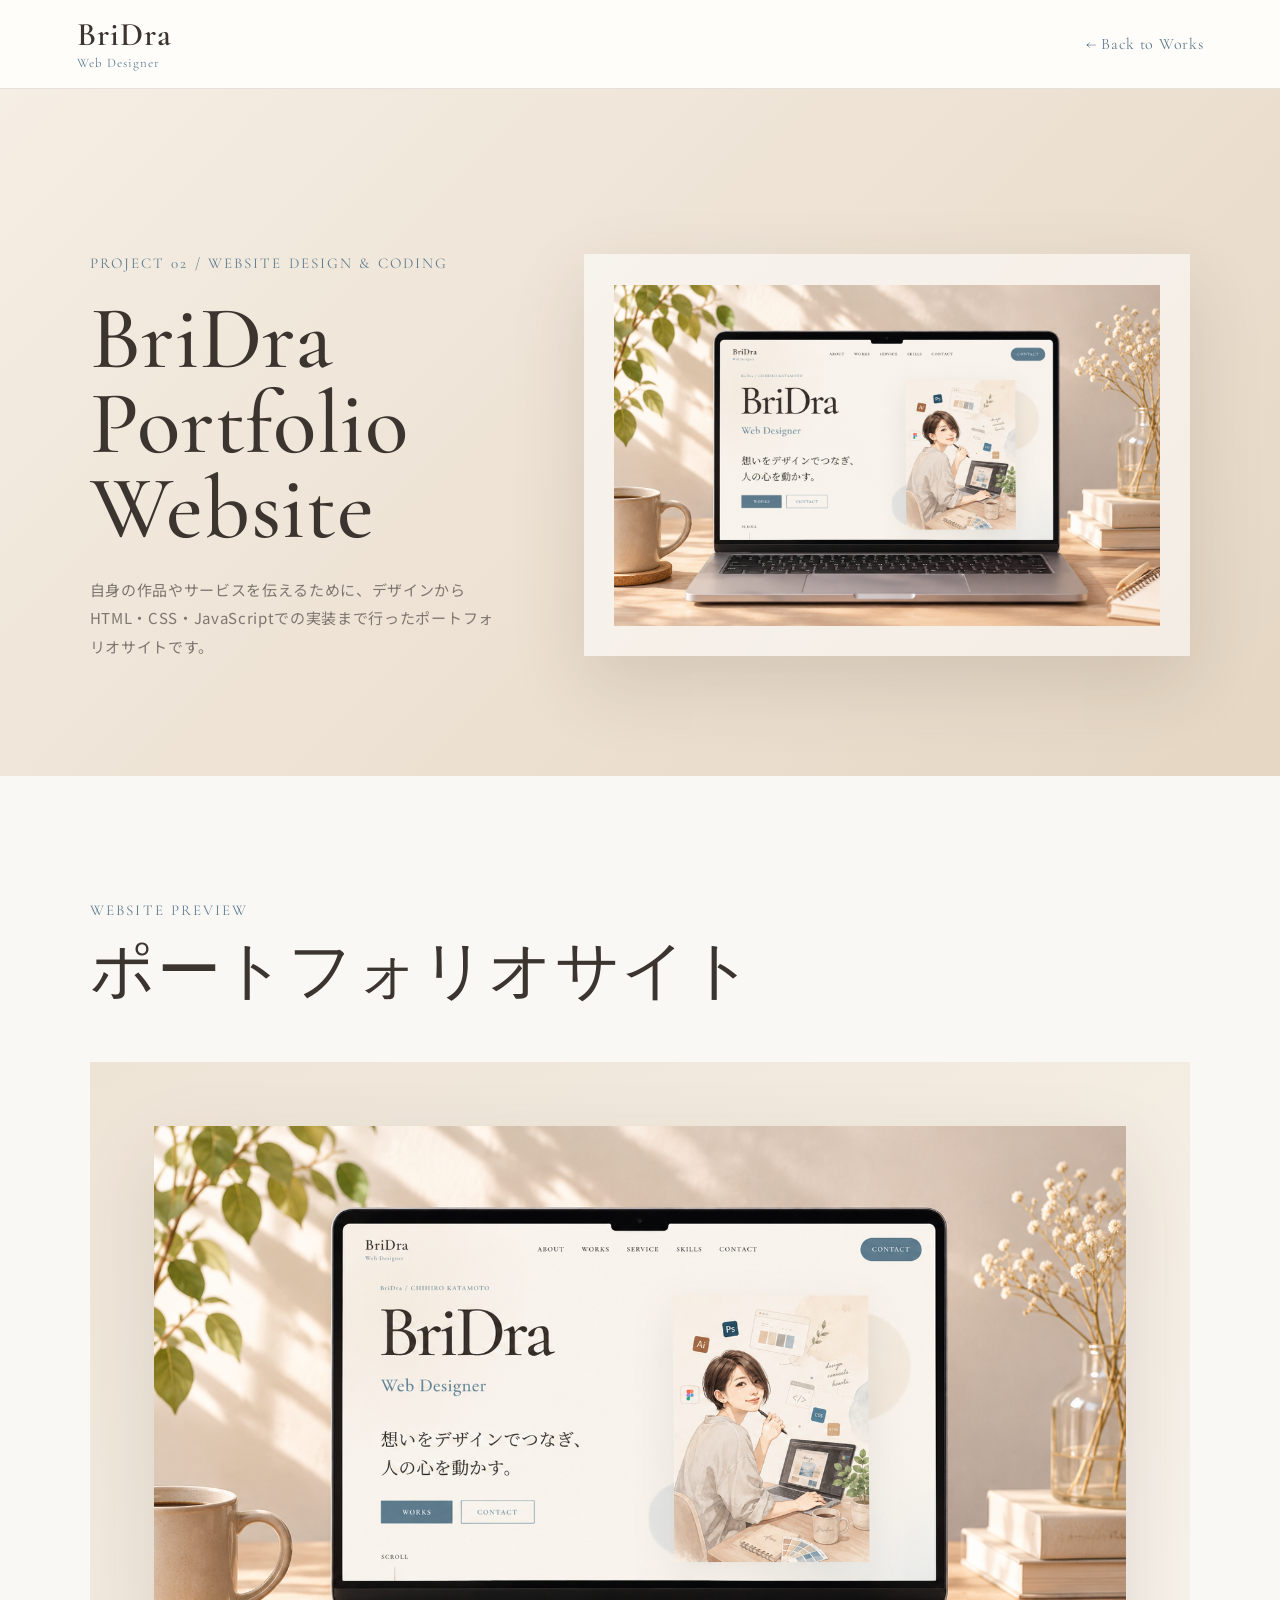
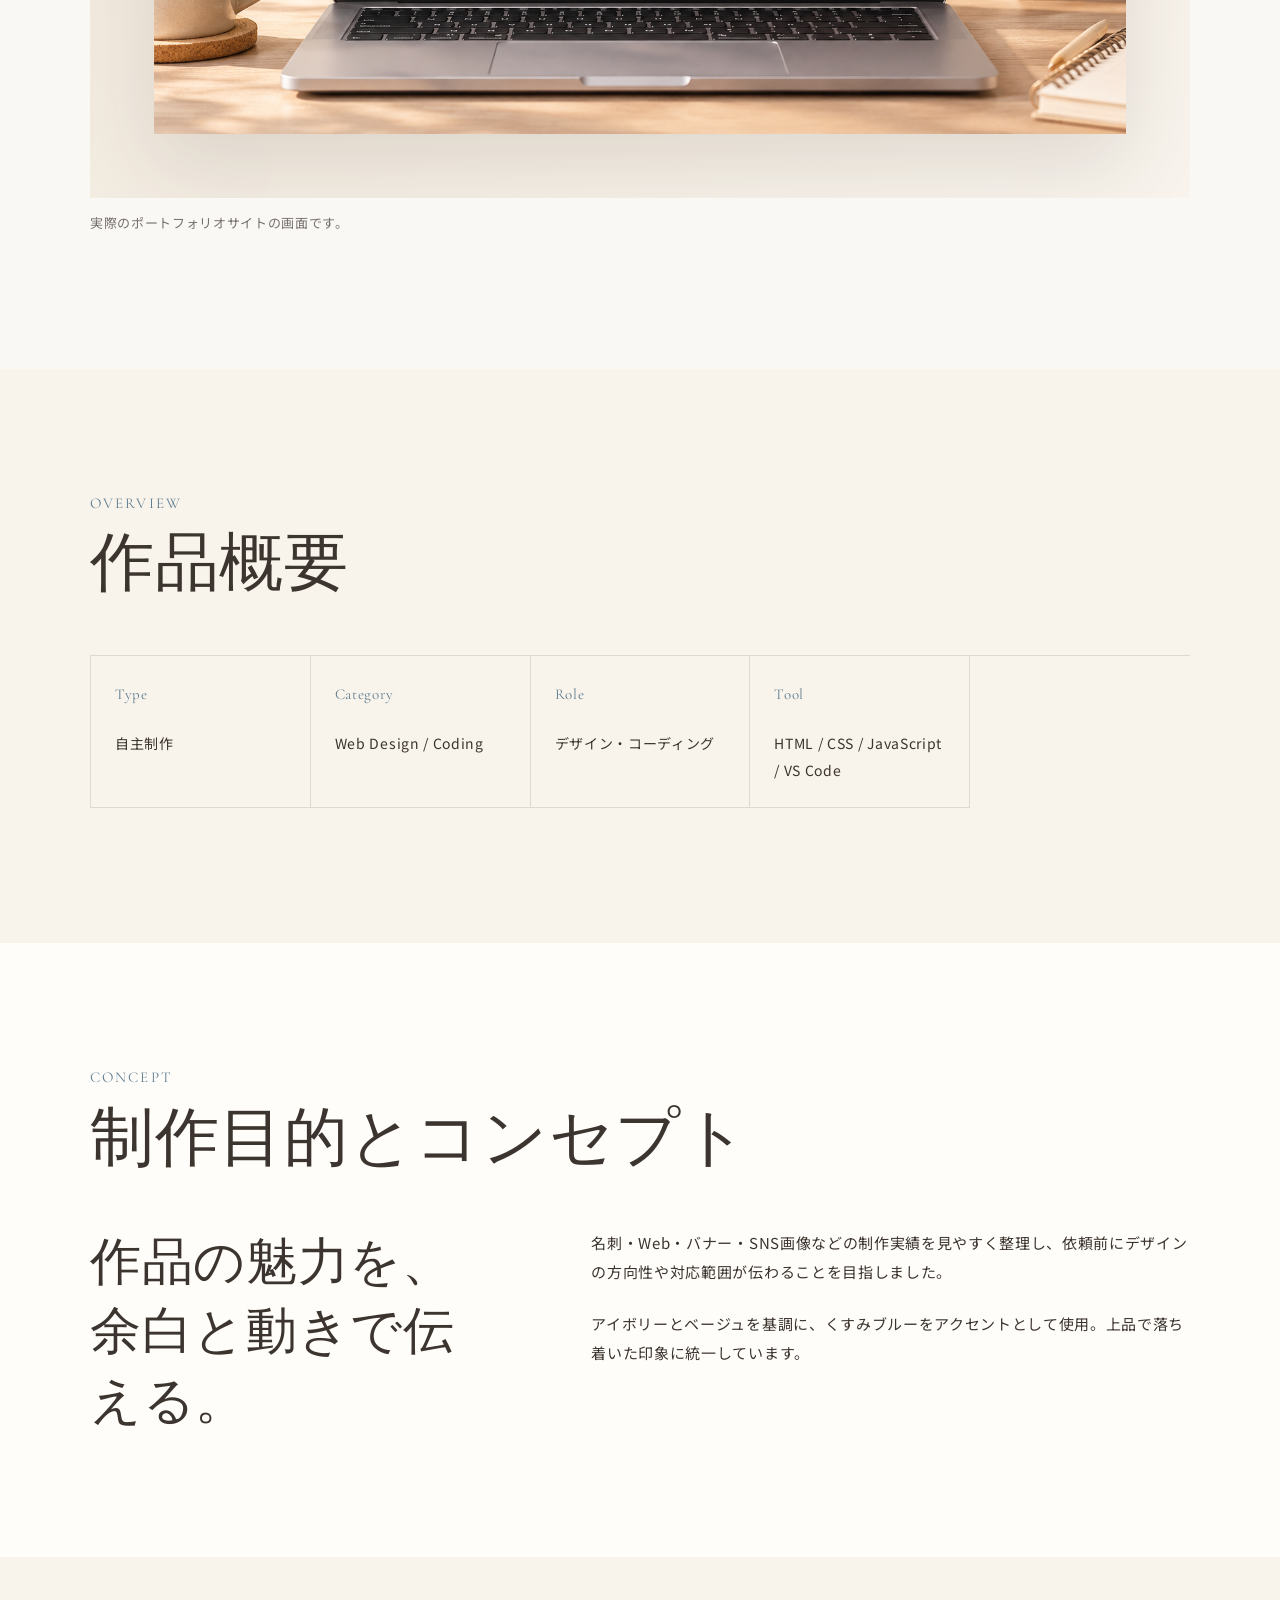
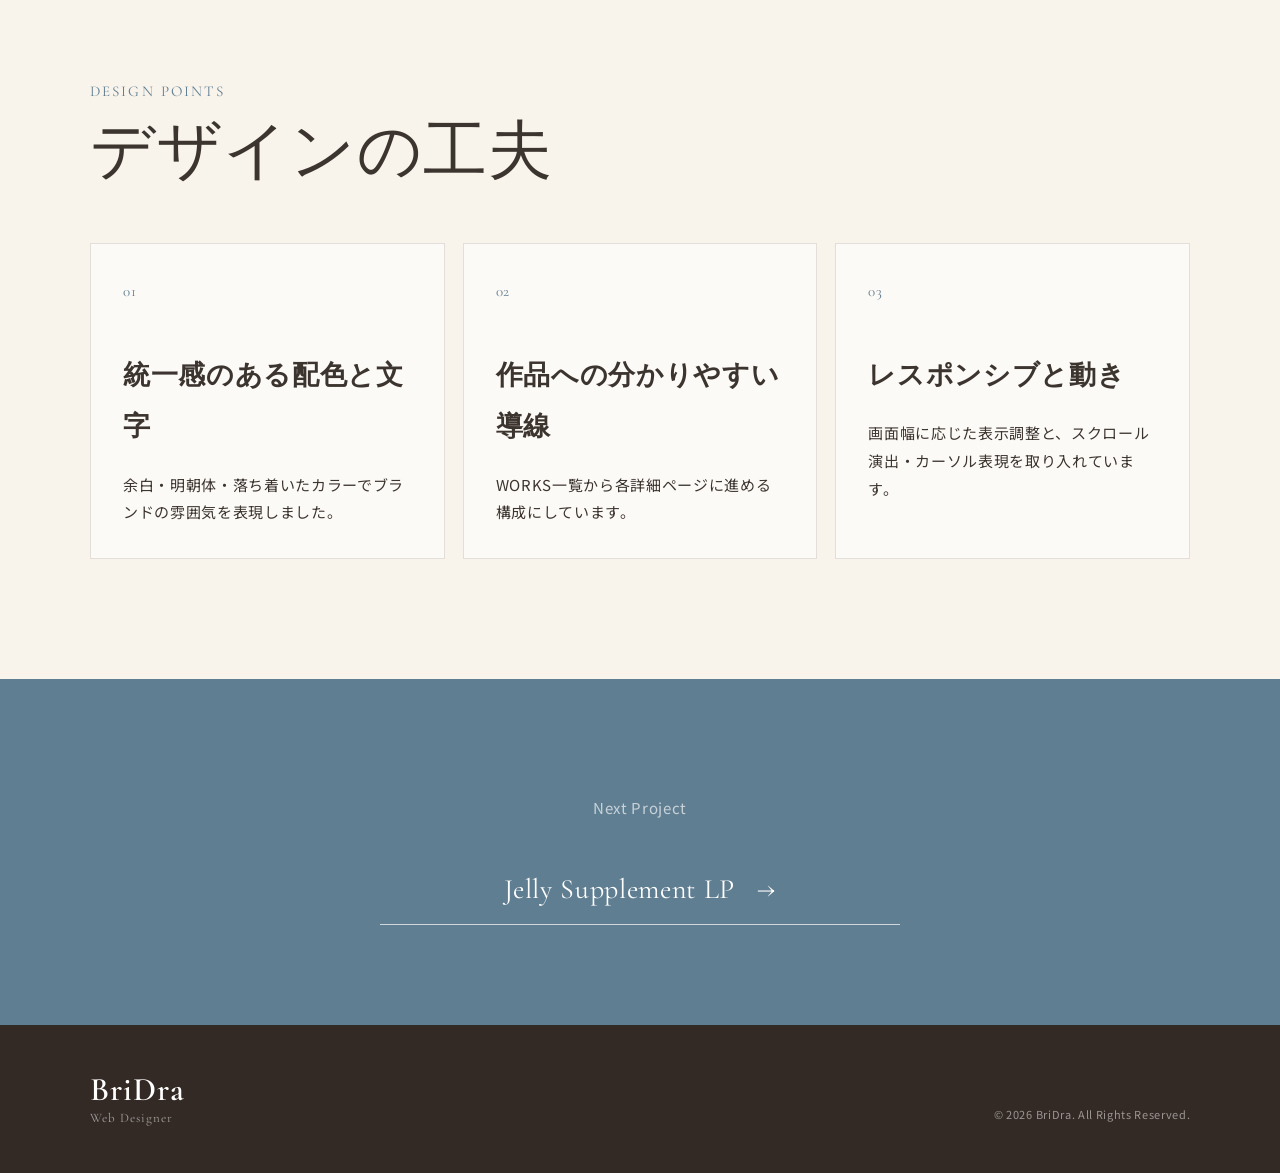
<file: work02.html>
<!DOCTYPE html>

<html lang="ja">
<head>
<meta charset="utf-8"/><meta content="width=device-width,initial-scale=1.0" name="viewport"/>
<meta content="BriDraポートフォリオサイトのデザイン・コーディング制作実績" name="description"/>
<title>BriDra Portfolio Website | BriDra</title>
<link href="https://fonts.googleapis.com" rel="preconnect"/><link crossorigin="" href="https://fonts.gstatic.com" rel="preconnect"/>
<link href="https://fonts.googleapis.com/css2?family=Cormorant+Garamond:wght@500;600;700&amp;family=Noto+Sans+JP:wght@400;500;600&amp;display=swap" rel="stylesheet"/>
<link href="style.css" rel="stylesheet"/>
</head>
<body class="work-detail-body salon-project">
<div aria-hidden="true" class="custom-cursor">
<span class="custom-cursor-label"></span>
</div>
<div aria-hidden="true" class="custom-cursor-follower"></div>
<header class="work-detail-header"><a class="logo" href="index.html"><span>BriDra</span><small>Web Designer</small></a><a class="work-back" href="index.html#works">← Back to Works</a></header>
<main>
<section class="work-hero"><div class="work-hero-inner"><div><p class="work-number">Project 02 / Website Design &amp; Coding</p><h1>BriDra<br/>Portfolio Website</h1><p class="work-lead">自身の作品やサービスを伝えるために、デザインからHTML・CSS・JavaScriptでの実装まで行ったポートフォリオサイトです。</p></div><div class="work-hero-preview"><img alt="BriDraポートフォリオサイトの画面" src="images/works/mockups/portfolio-preview.png"/></div></div></section><section class="work-detail-section mockup-showcase-section"><div class="work-detail-inner"><div class="work-detail-heading"><p>Website Preview</p><h2>ポートフォリオサイト</h2></div><div class="final-design-stage"><img alt="BriDraポートフォリオサイトの画面" src="images/works/mockups/portfolio-preview.png"/></div><p class="mockup-note">実際のポートフォリオサイトの画面です。</p></div></section><section class="work-detail-section alt"><div class="work-detail-inner"><div class="work-detail-heading"><p>Overview</p><h2>作品概要</h2></div><dl class="overview-grid"><div><dt>Type</dt><dd>自主制作</dd></div><div><dt>Category</dt><dd>Web Design / Coding</dd></div><div><dt>Role</dt><dd>デザイン・コーディング</dd></div><div><dt>Tool</dt><dd>HTML / CSS / JavaScript / VS Code</dd></div></dl></div></section><section class="work-detail-section"><div class="work-detail-inner"><div class="work-detail-heading"><p>Concept</p><h2>制作目的とコンセプト</h2></div><div class="concept-grid"><p class="concept-quote">作品の魅力を、<br/>余白と動きで伝える。</p><div class="concept-copy"><p>名刺・Web・バナー・SNS画像などの制作実績を見やすく整理し、依頼前にデザインの方向性や対応範囲が伝わることを目指しました。</p><p>アイボリーとベージュを基調に、くすみブルーをアクセントとして使用。上品で落ち着いた印象に統一しています。</p></div></div></div></section><section class="work-detail-section alt"><div class="work-detail-inner"><div class="work-detail-heading"><p>Design Points</p><h2>デザインの工夫</h2></div><div class="points-grid"><article class="point-card"><span>01</span><h3>統一感のある配色と文字</h3><p>余白・明朝体・落ち着いたカラーでブランドの雰囲気を表現しました。</p></article><article class="point-card"><span>02</span><h3>作品への分かりやすい導線</h3><p>WORKS一覧から各詳細ページに進める構成にしています。</p></article><article class="point-card"><span>03</span><h3>レスポンシブと動き</h3><p>画面幅に応じた表示調整と、スクロール演出・カーソル表現を取り入れています。</p></article></div></div></section>





<section class="next-project"><p>Next Project</p><a href="work03.html"><span>Jelly Supplement LP</span><i>→</i></a></section>
</main>
<footer class="site-footer"><a class="logo footer-logo" href="index.html"><span>BriDra</span><small>Web Designer</small></a><p>© 2026 BriDra. All Rights Reserved.</p></footer>
<script src="script.js"></script>
</body></html>
</file>
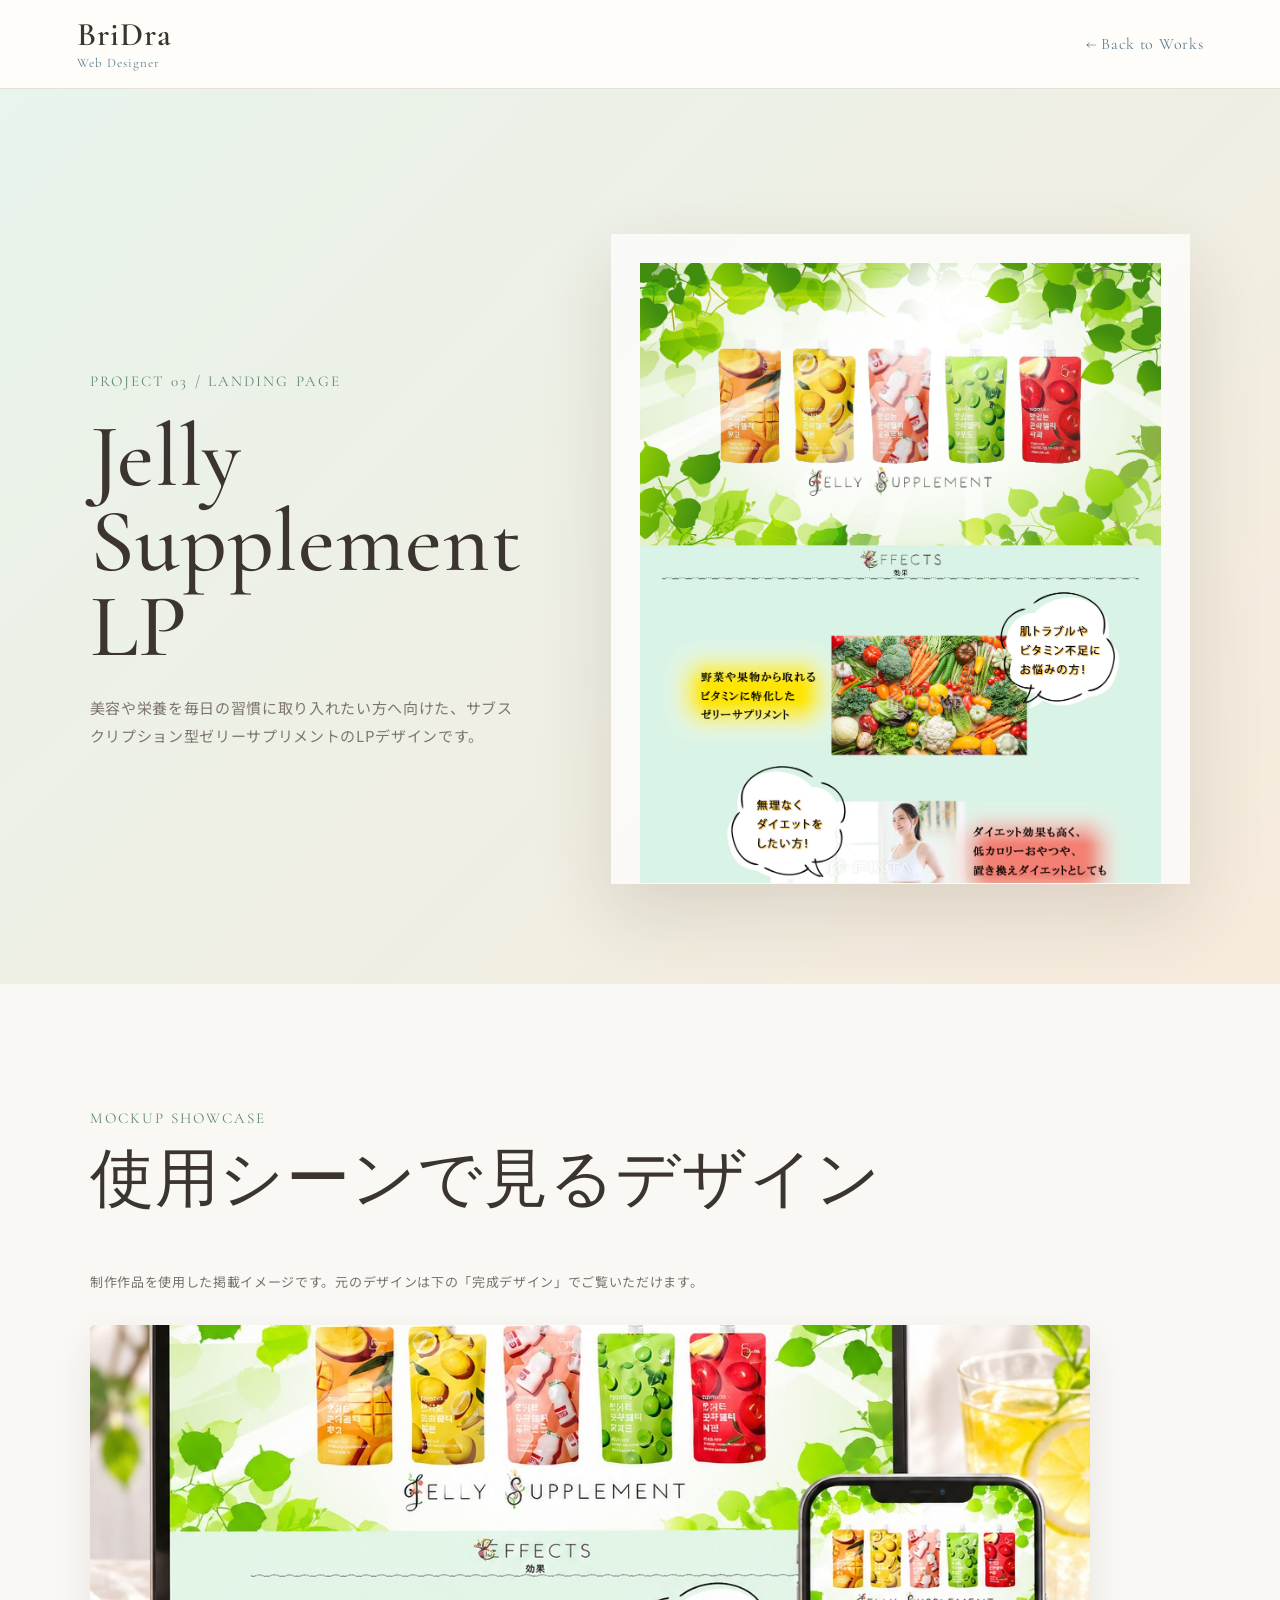
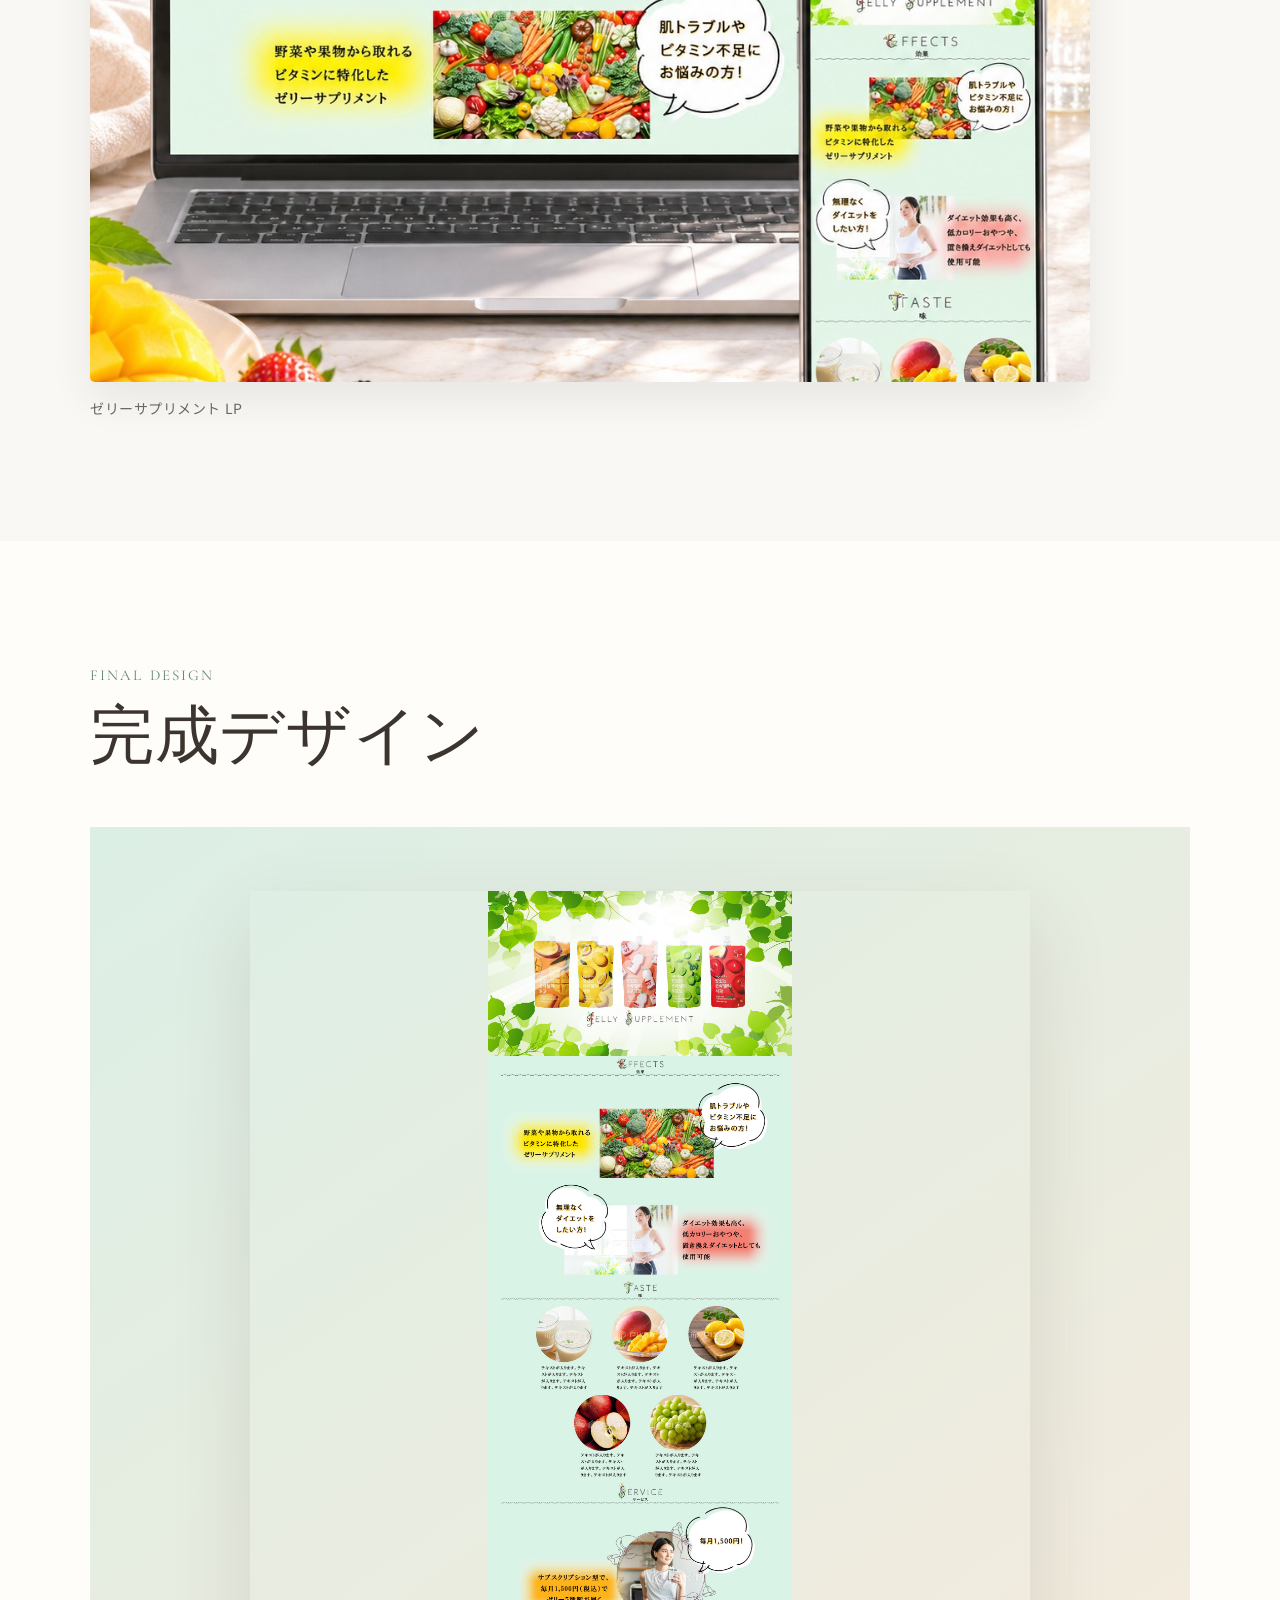
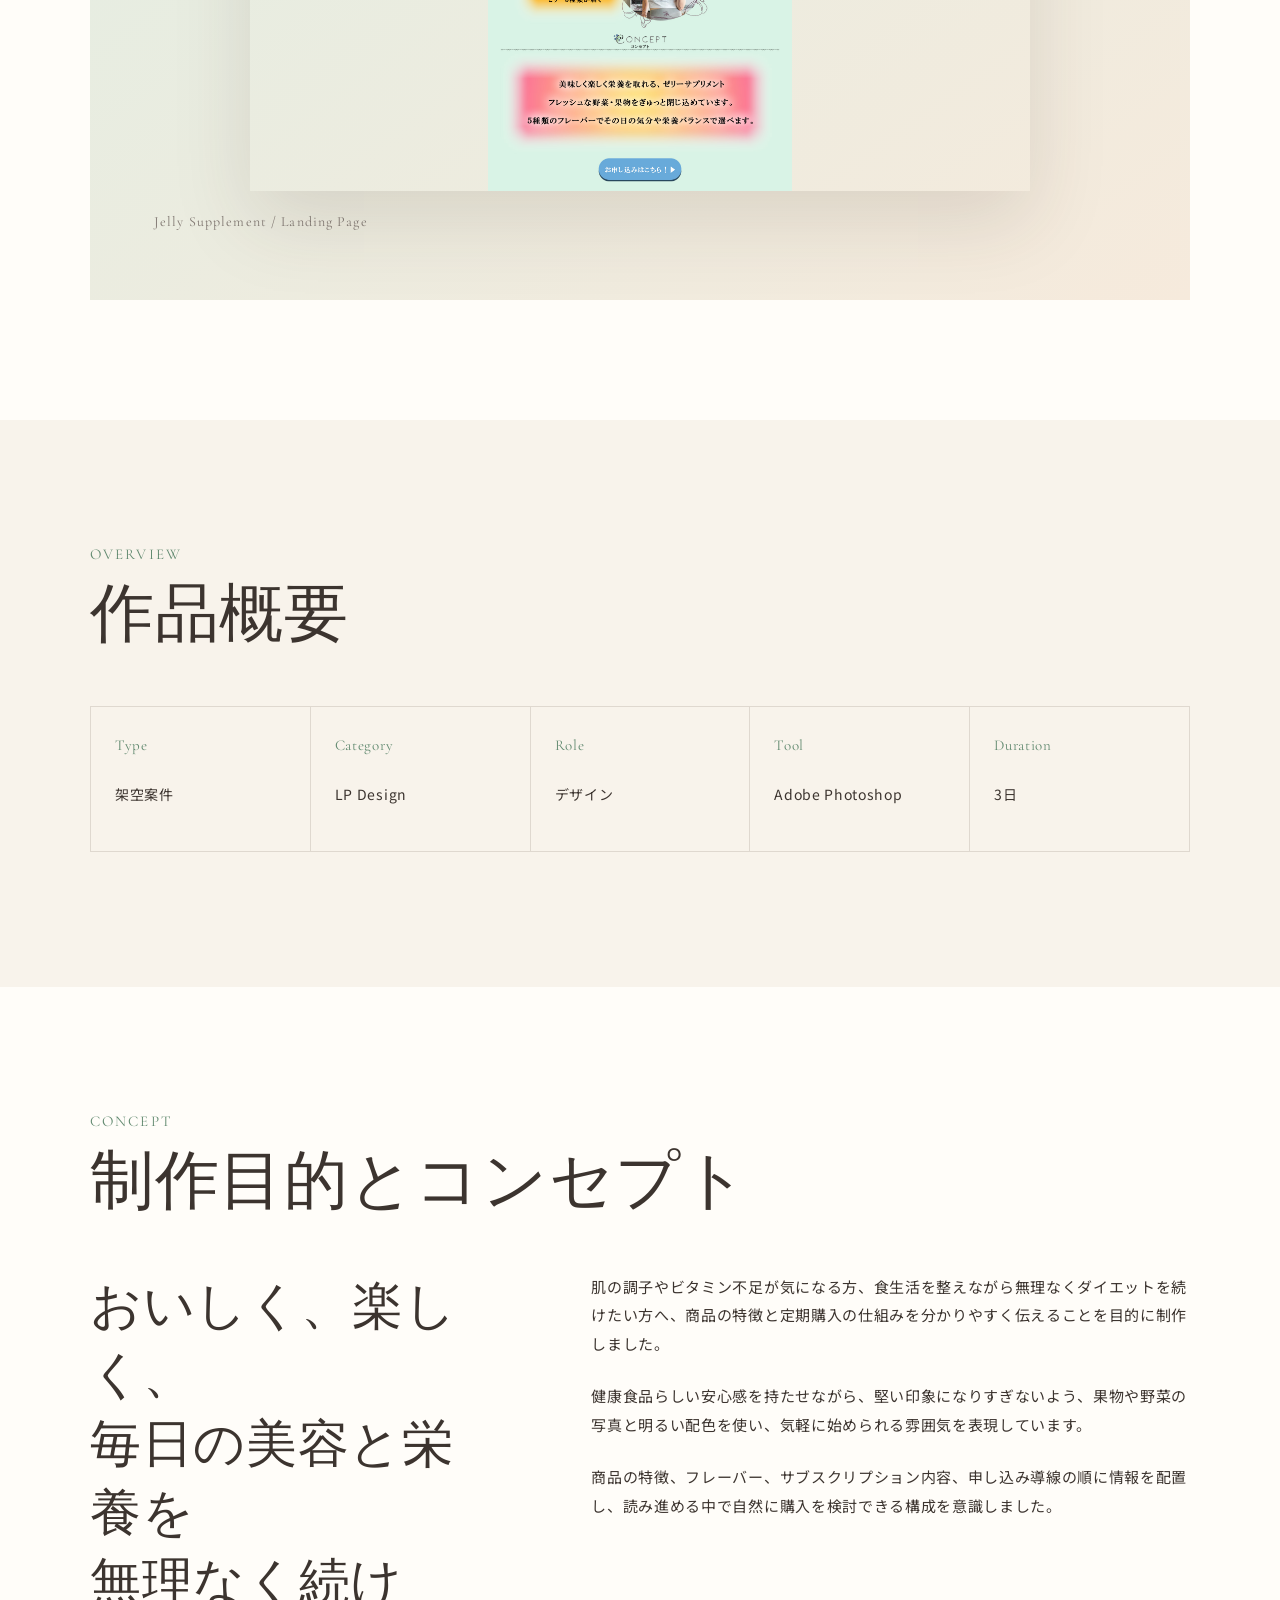
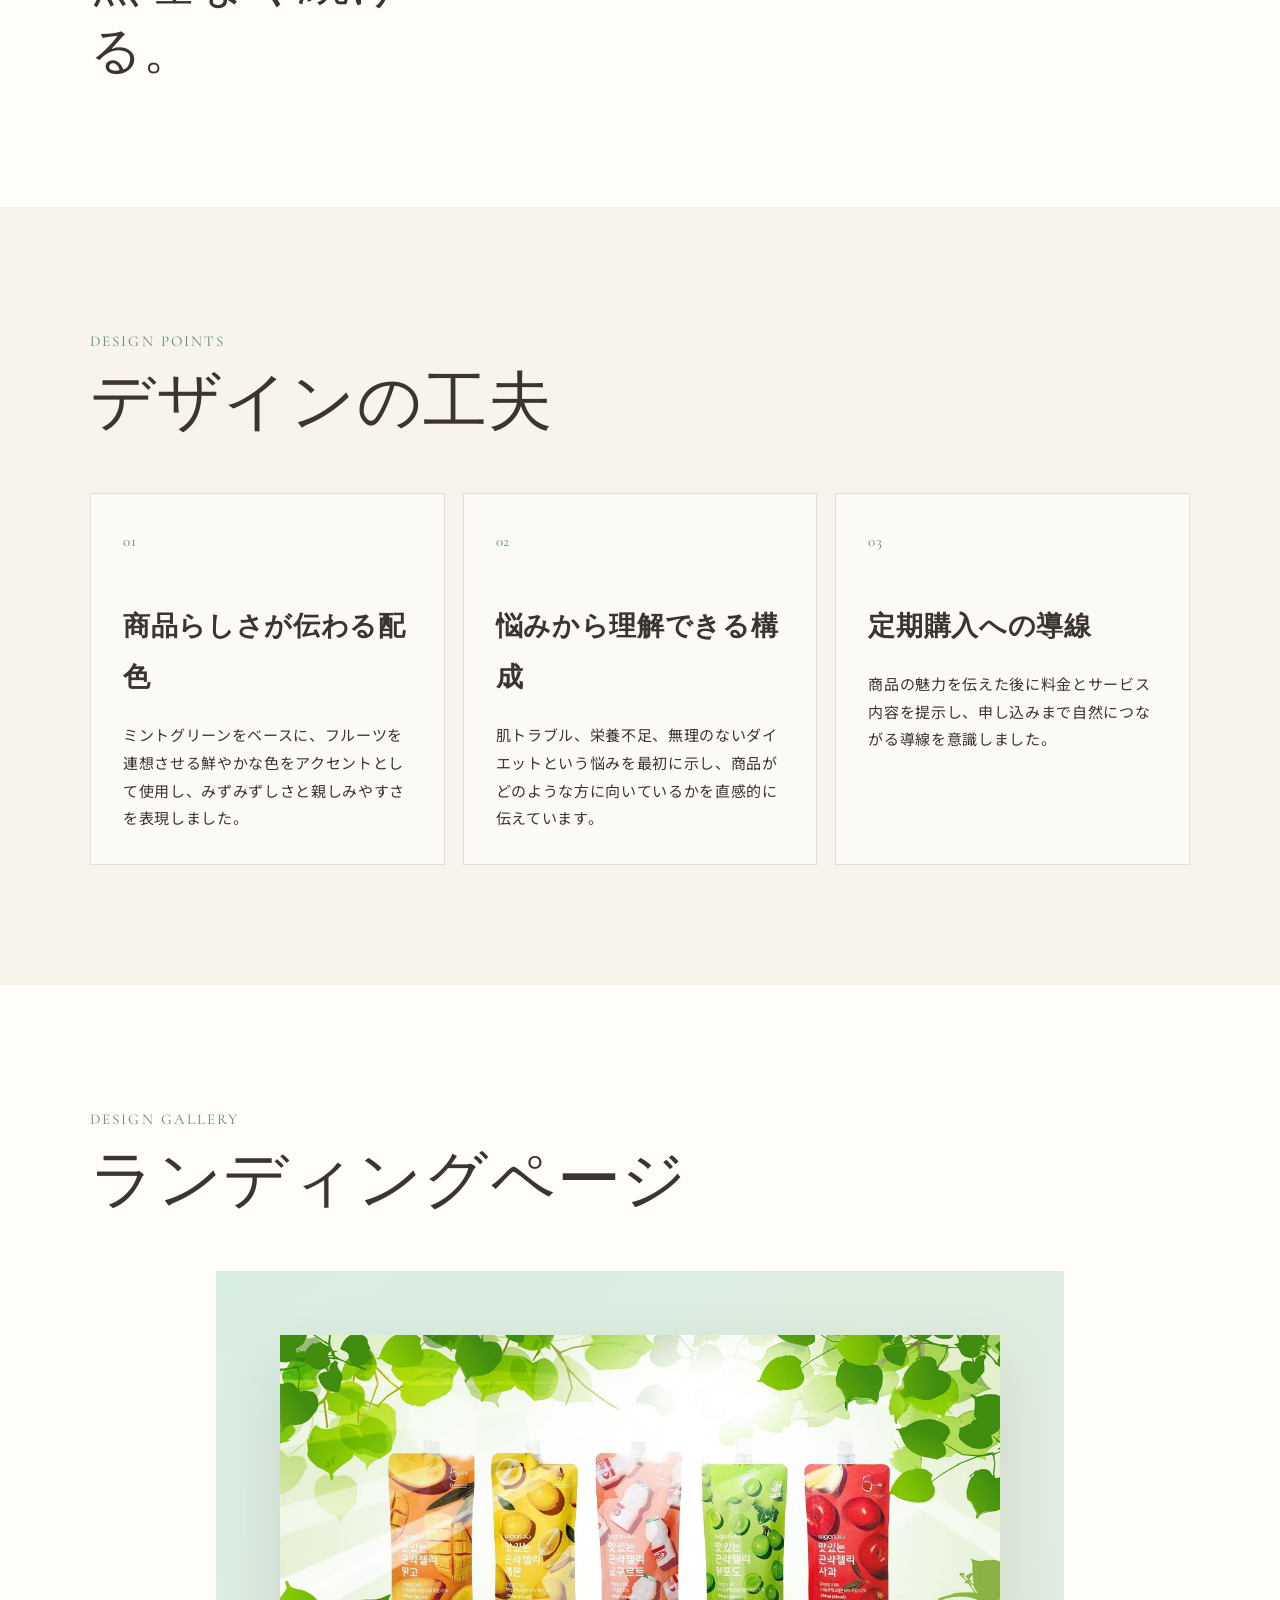
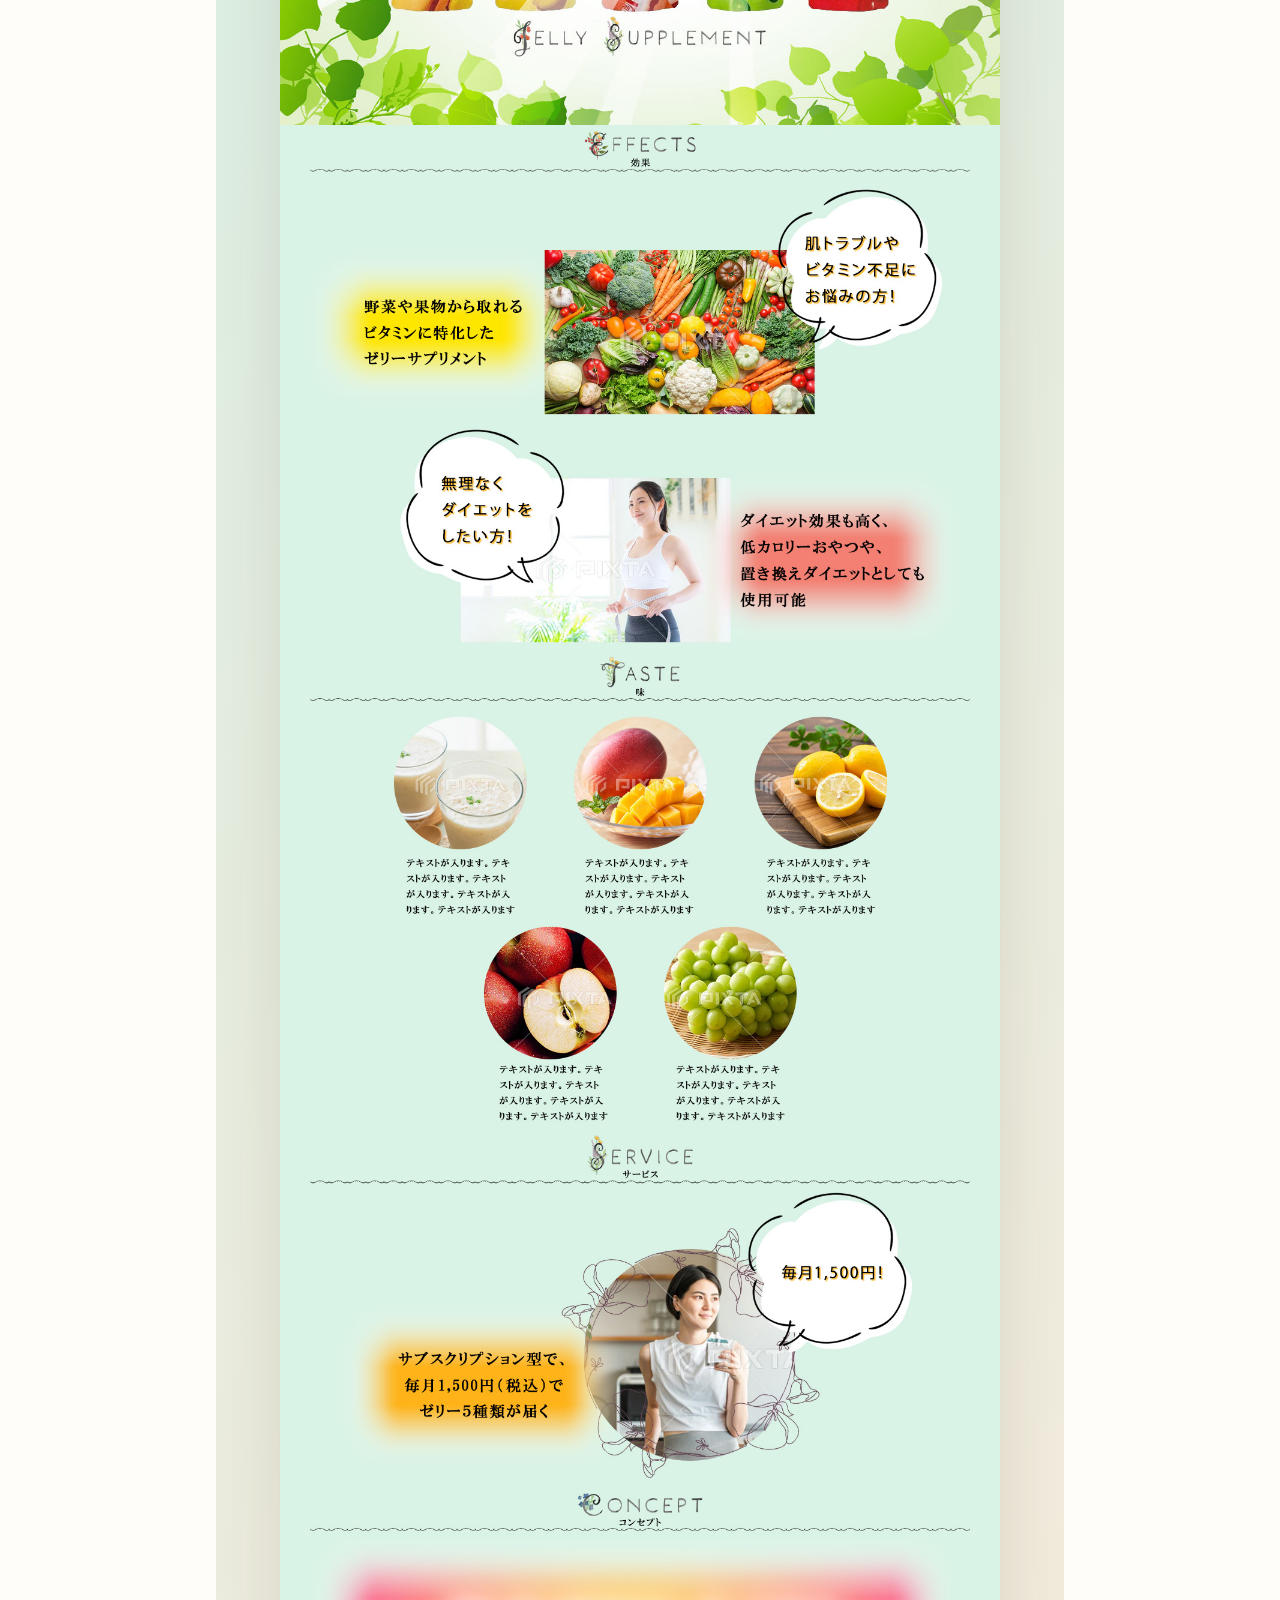
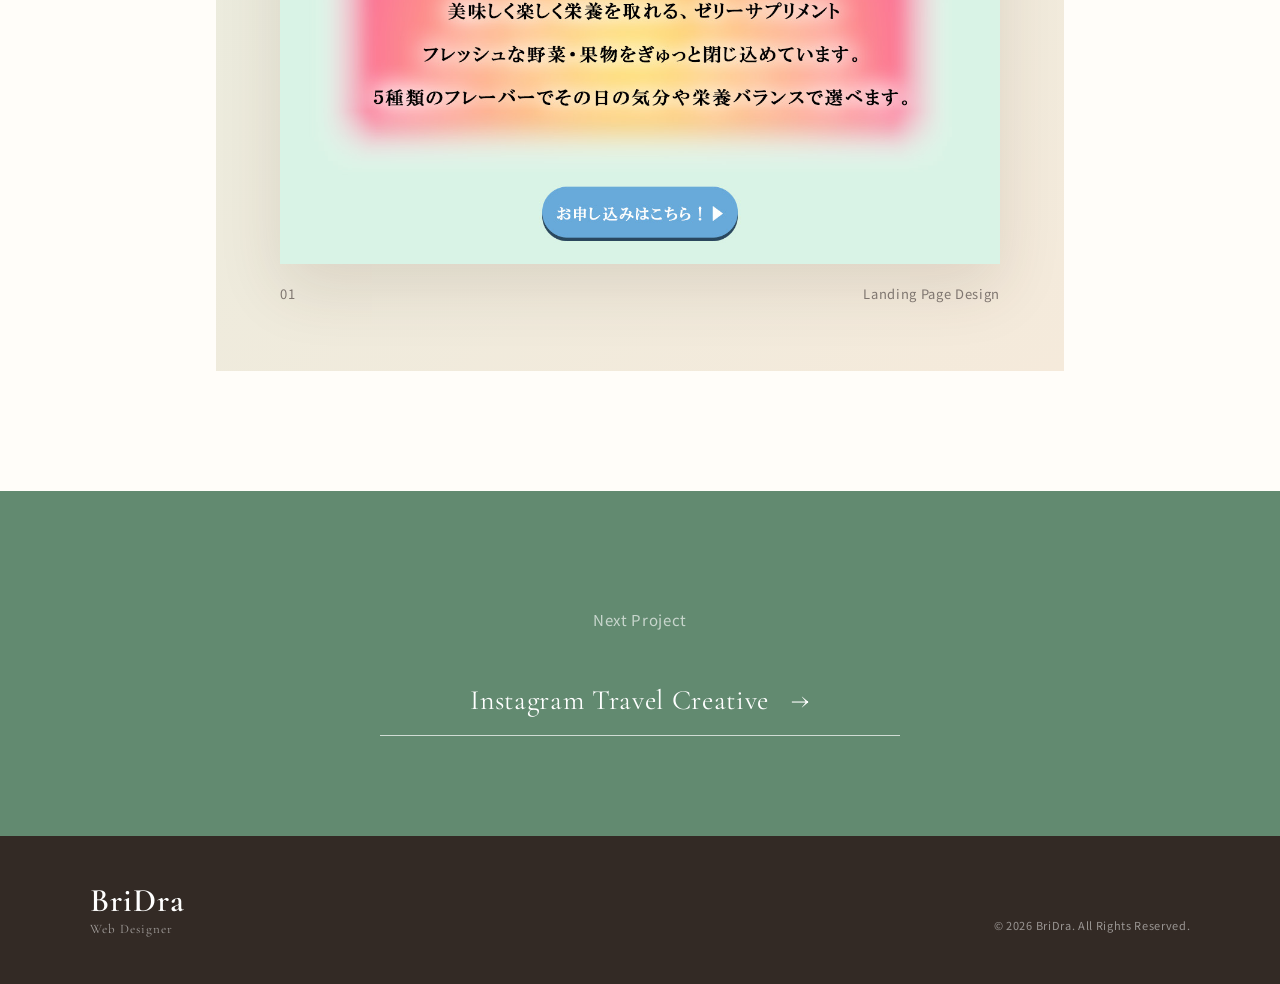
<file: work03.html>
<!DOCTYPE html>

<html lang="ja">
<head>
<meta charset="utf-8"/><meta content="width=device-width,initial-scale=1.0" name="viewport"/>
<meta content="ゼリーサプリメントのランディングページデザイン制作実績" name="description"/>
<title>Jelly Supplement LP | BriDra</title>
<link href="https://fonts.googleapis.com" rel="preconnect"/><link crossorigin="" href="https://fonts.gstatic.com" rel="preconnect"/>
<link href="https://fonts.googleapis.com/css2?family=Cormorant+Garamond:wght@500;600;700&amp;family=Noto+Sans+JP:wght@400;500;600&amp;display=swap" rel="stylesheet"/>
<link href="style.css" rel="stylesheet"/>
</head>
<body class="work-detail-body jelly-project">
<div aria-hidden="true" class="custom-cursor">
<span class="custom-cursor-label"></span>
</div>
<div aria-hidden="true" class="custom-cursor-follower"></div>
<header class="work-detail-header"><a class="logo" href="index.html"><span>BriDra</span><small>Web Designer</small></a><a class="work-back" href="index.html#works">← Back to Works</a></header>
<main>
<section class="work-hero jelly-work-hero"><div class="work-hero-inner"><div><p class="work-number">Project 03 / Landing Page</p><h1>Jelly<br/>Supplement LP</h1><p class="work-lead">美容や栄養を毎日の習慣に取り入れたい方へ向けた、サブスクリプション型ゼリーサプリメントのLPデザインです。</p></div><div class="work-hero-preview jelly-preview"><img alt="ゼリーサプリメントLPのデザイン" src="images/works/jelly-supplement/lp.jpg"/></div></div></section>
<section class="work-detail-section mockup-showcase-section"><div class="work-detail-inner"><div class="work-detail-heading"><p>Mockup Showcase</p><h2>使用シーンで見るデザイン</h2></div><p class="mockup-note">制作作品を使用した掲載イメージです。元のデザインは下の「完成デザイン」でご覧いただけます。</p><div class="mockup-showcase-grid"><figure class="mockup-showcase-item"><img alt="ゼリーサプリメント LPのモックアップ" loading="lazy" src="images/works/mockups/jelly.jpg"/><figcaption>ゼリーサプリメント LP</figcaption></figure></div></div></section><section class="work-detail-section final-design-section"><div class="work-detail-inner"><div class="work-detail-heading"><p>Final Design</p><h2>完成デザイン</h2></div><div class="final-design-stage jelly-stage"><img alt="ゼリーサプリメントLP完成デザイン" src="images/works/jelly-supplement/lp.jpg"/><span>Jelly Supplement / Landing Page</span></div></div></section>
<section class="work-detail-section alt jelly-alt"><div class="work-detail-inner"><div class="work-detail-heading"><p>Overview</p><h2>作品概要</h2></div><dl class="overview-grid"><div><dt>Type</dt><dd>架空案件</dd></div><div><dt>Category</dt><dd>LP Design</dd></div><div><dt>Role</dt><dd>デザイン</dd></div><div><dt>Tool</dt><dd>Adobe Photoshop</dd></div><div><dt>Duration</dt><dd>3日</dd></div></dl></div></section>
<section class="work-detail-section"><div class="work-detail-inner"><div class="work-detail-heading"><p>Concept</p><h2>制作目的とコンセプト</h2></div><div class="concept-grid"><p class="concept-quote">おいしく、楽しく、<br/>毎日の美容と栄養を<br/>無理なく続ける。</p><div class="concept-copy"><p>肌の調子やビタミン不足が気になる方、食生活を整えながら無理なくダイエットを続けたい方へ、商品の特徴と定期購入の仕組みを分かりやすく伝えることを目的に制作しました。</p><p>健康食品らしい安心感を持たせながら、堅い印象になりすぎないよう、果物や野菜の写真と明るい配色を使い、気軽に始められる雰囲気を表現しています。</p><p>商品の特徴、フレーバー、サブスクリプション内容、申し込み導線の順に情報を配置し、読み進める中で自然に購入を検討できる構成を意識しました。</p></div></div></div></section>
<section class="work-detail-section alt jelly-alt"><div class="work-detail-inner"><div class="work-detail-heading"><p>Design Points</p><h2>デザインの工夫</h2></div><div class="points-grid"><article class="point-card"><span>01</span><h3>商品らしさが伝わる配色</h3><p>ミントグリーンをベースに、フルーツを連想させる鮮やかな色をアクセントとして使用し、みずみずしさと親しみやすさを表現しました。</p></article><article class="point-card"><span>02</span><h3>悩みから理解できる構成</h3><p>肌トラブル、栄養不足、無理のないダイエットという悩みを最初に示し、商品がどのような方に向いているかを直感的に伝えています。</p></article><article class="point-card"><span>03</span><h3>定期購入への導線</h3><p>商品の魅力を伝えた後に料金とサービス内容を提示し、申し込みまで自然につながる導線を意識しました。</p></article></div></div></section>
<section class="work-detail-section"><div class="work-detail-inner"><div class="work-detail-heading"><p>Design Gallery</p><h2>ランディングページ</h2></div><div class="gallery-stack"><figure class="gallery-item jelly-gallery"><img alt="ゼリーサプリメントのランディングページ全体" src="images/works/jelly-supplement/lp.jpg"/><figcaption class="gallery-caption"><span>01</span><span>Landing Page Design</span></figcaption></figure></div></div></section>
<section class="next-project jelly-next"><p>Next Project</p><a href="work04.html"><span>Instagram Travel Creative</span><i>→</i></a></section>
</main>
<footer class="site-footer"><a class="logo footer-logo" href="index.html"><span>BriDra</span><small>Web Designer</small></a><p>© 2026 BriDra. All Rights Reserved.</p></footer>
<script src="script.js"></script>
</body></html>
</file>
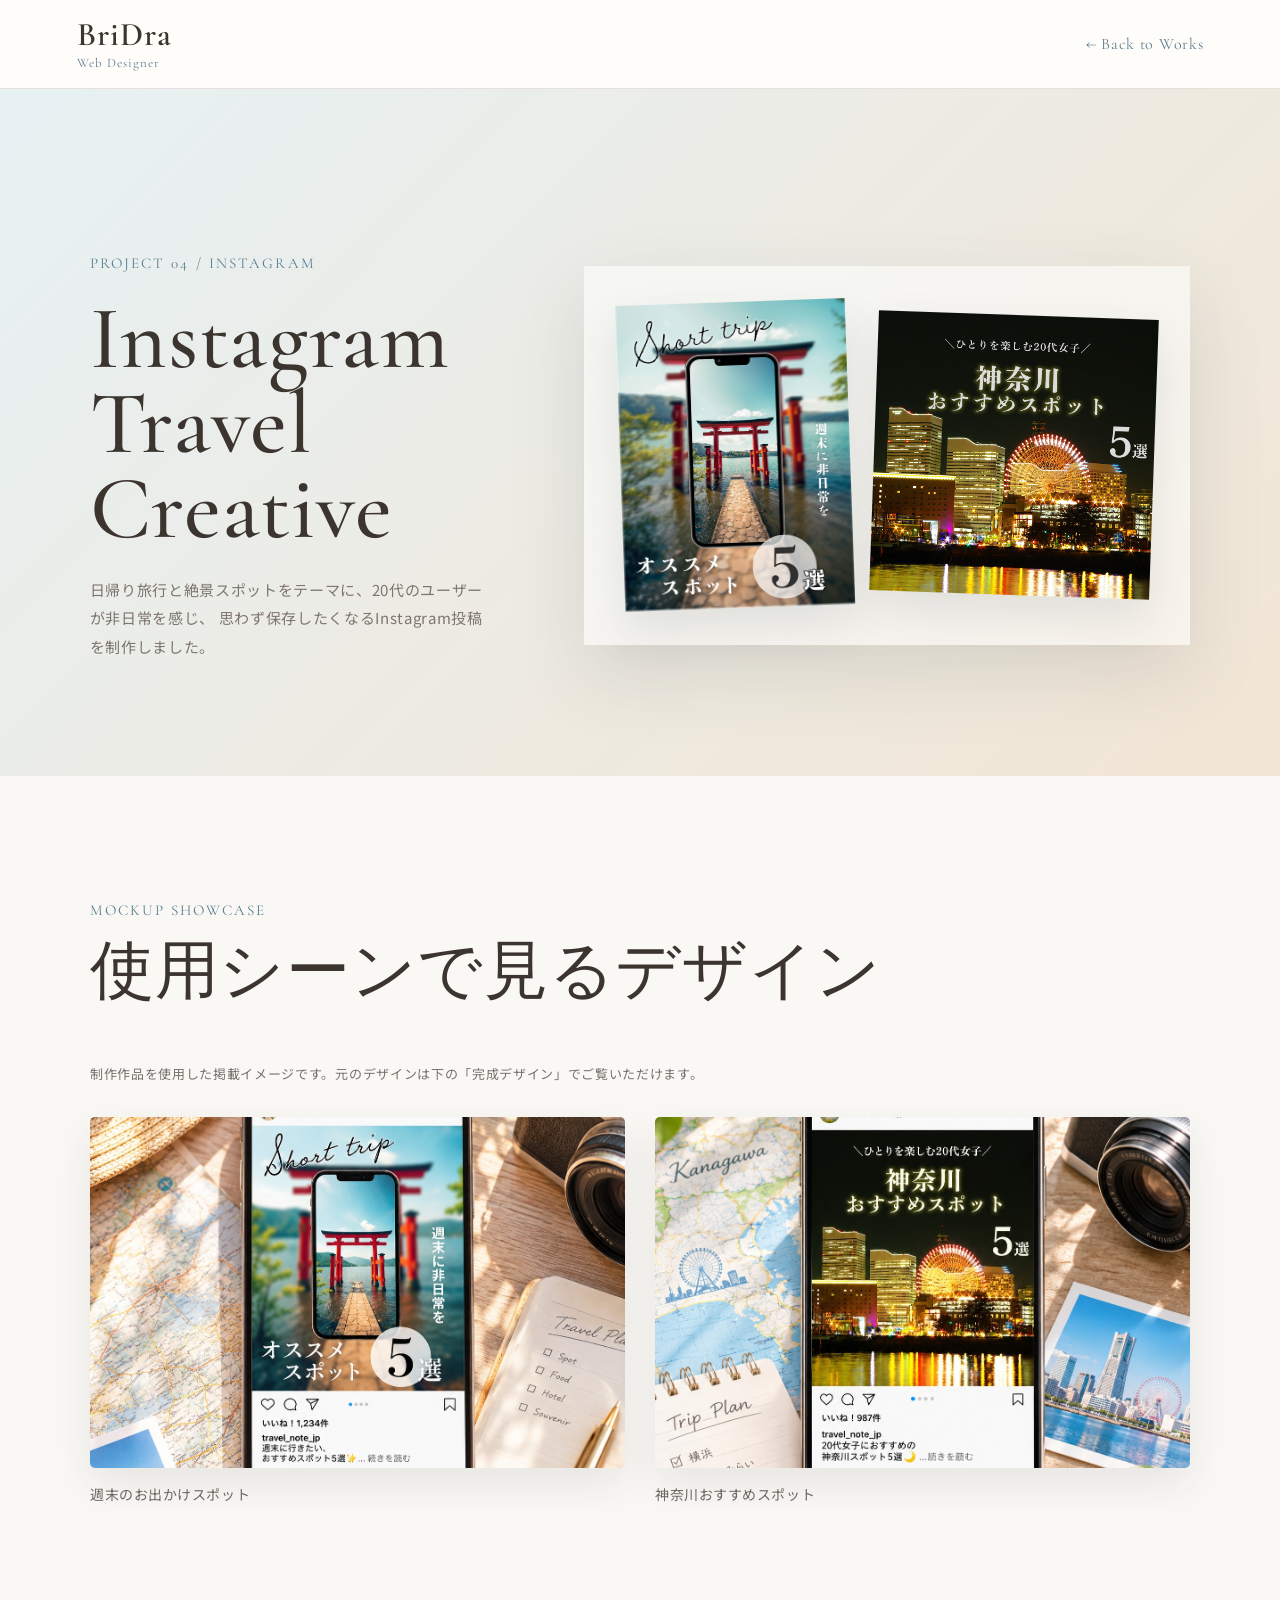
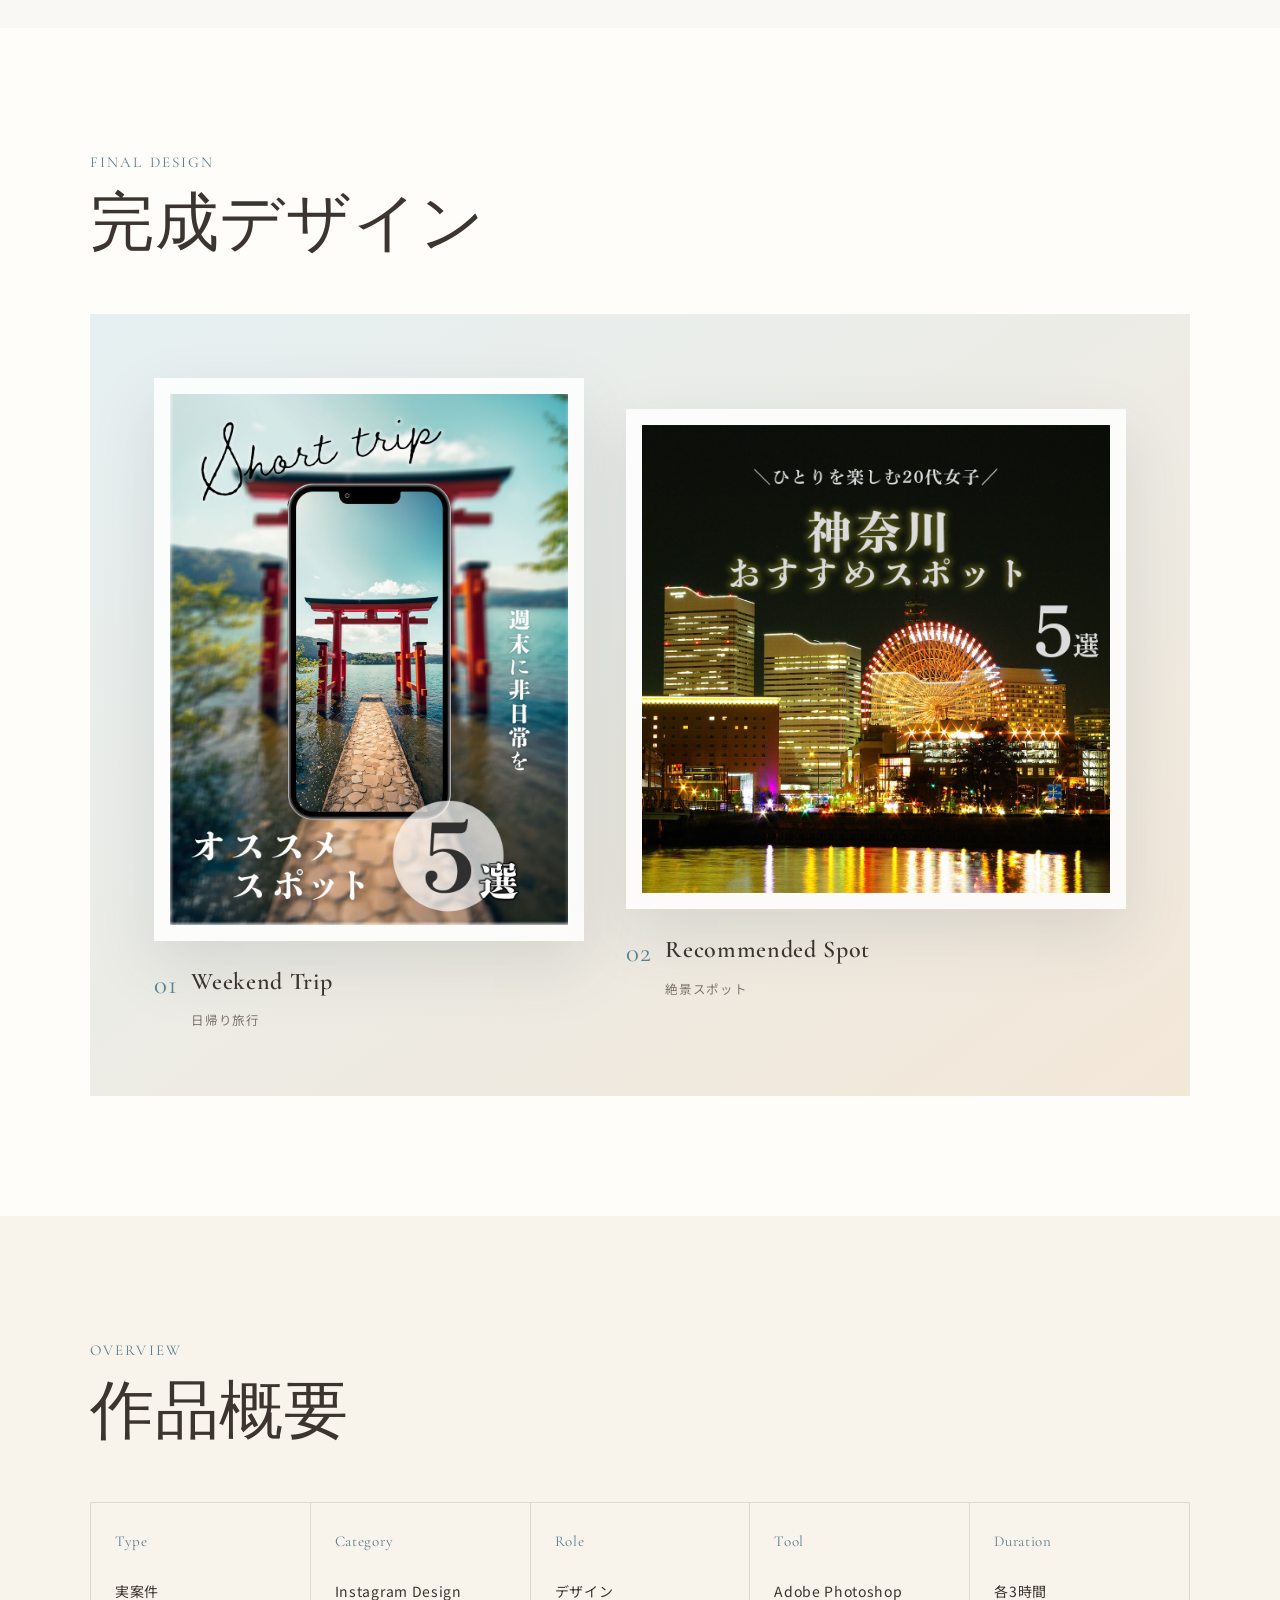
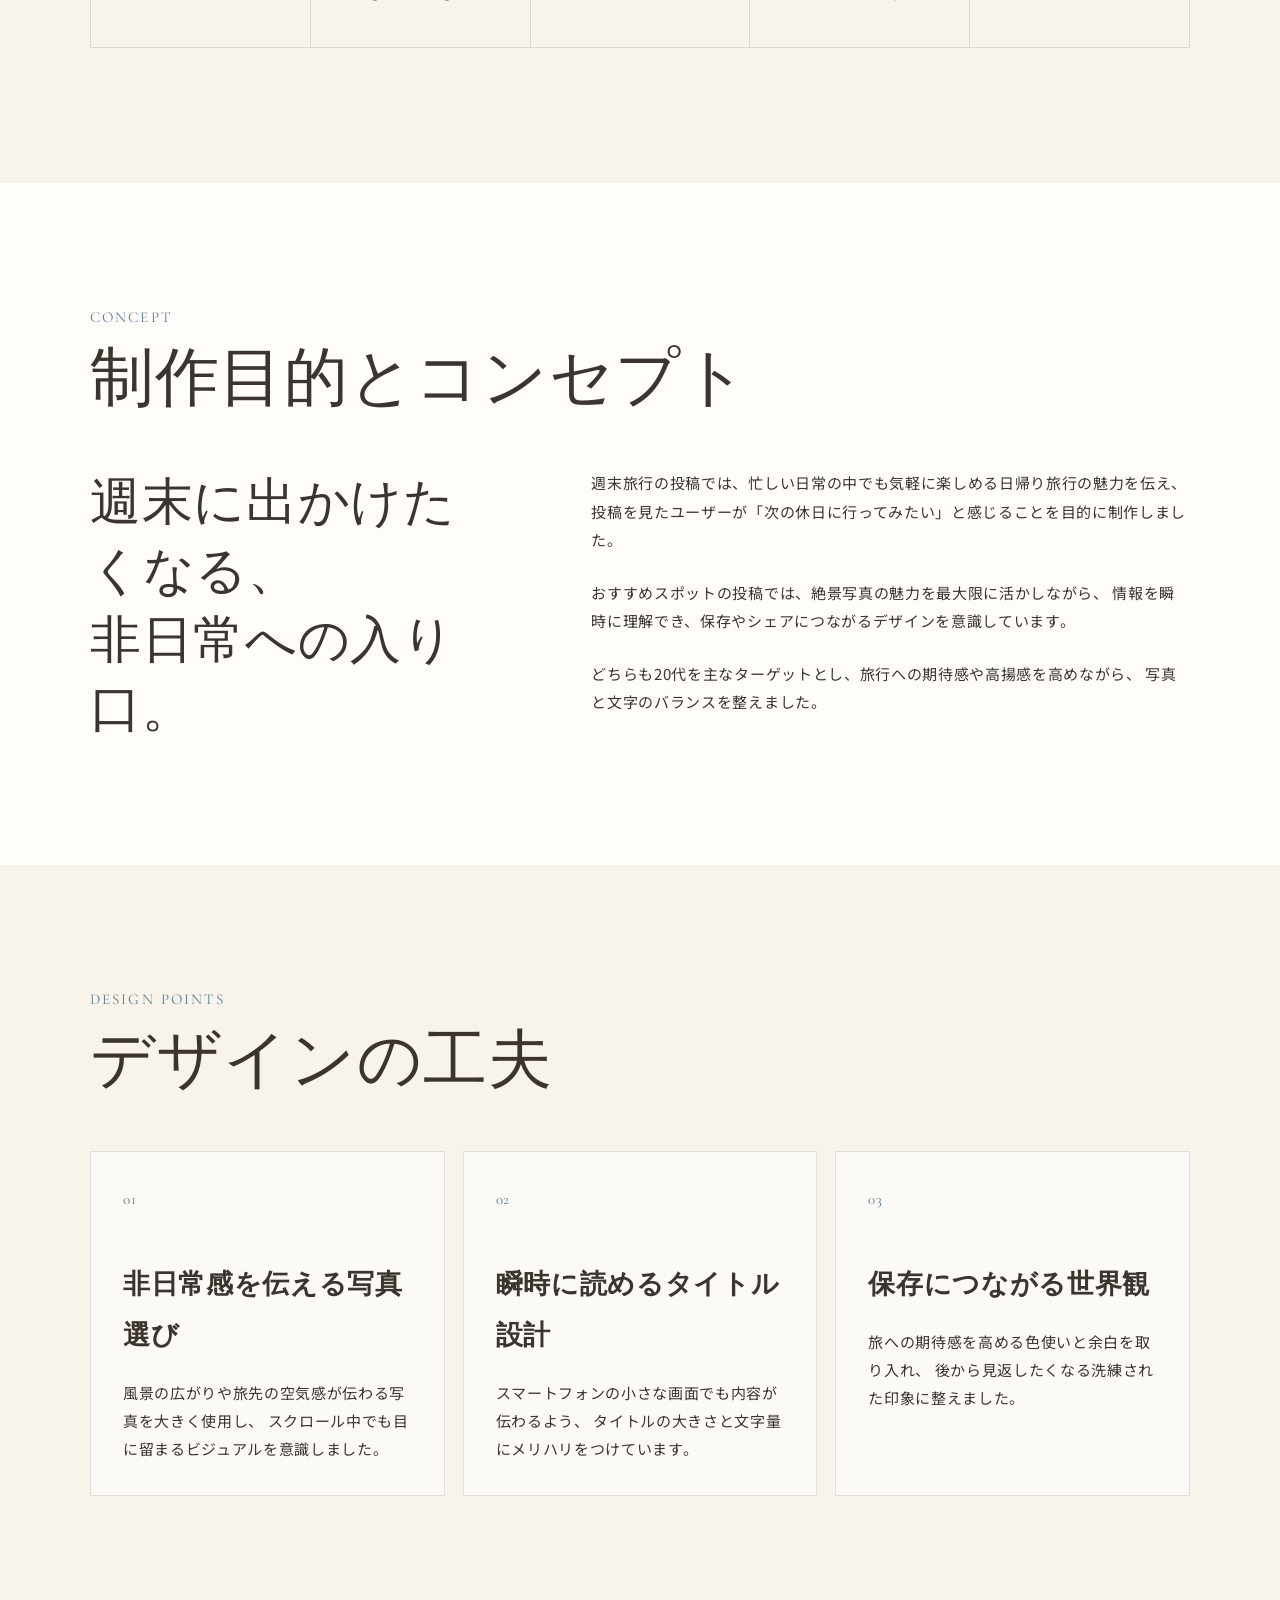
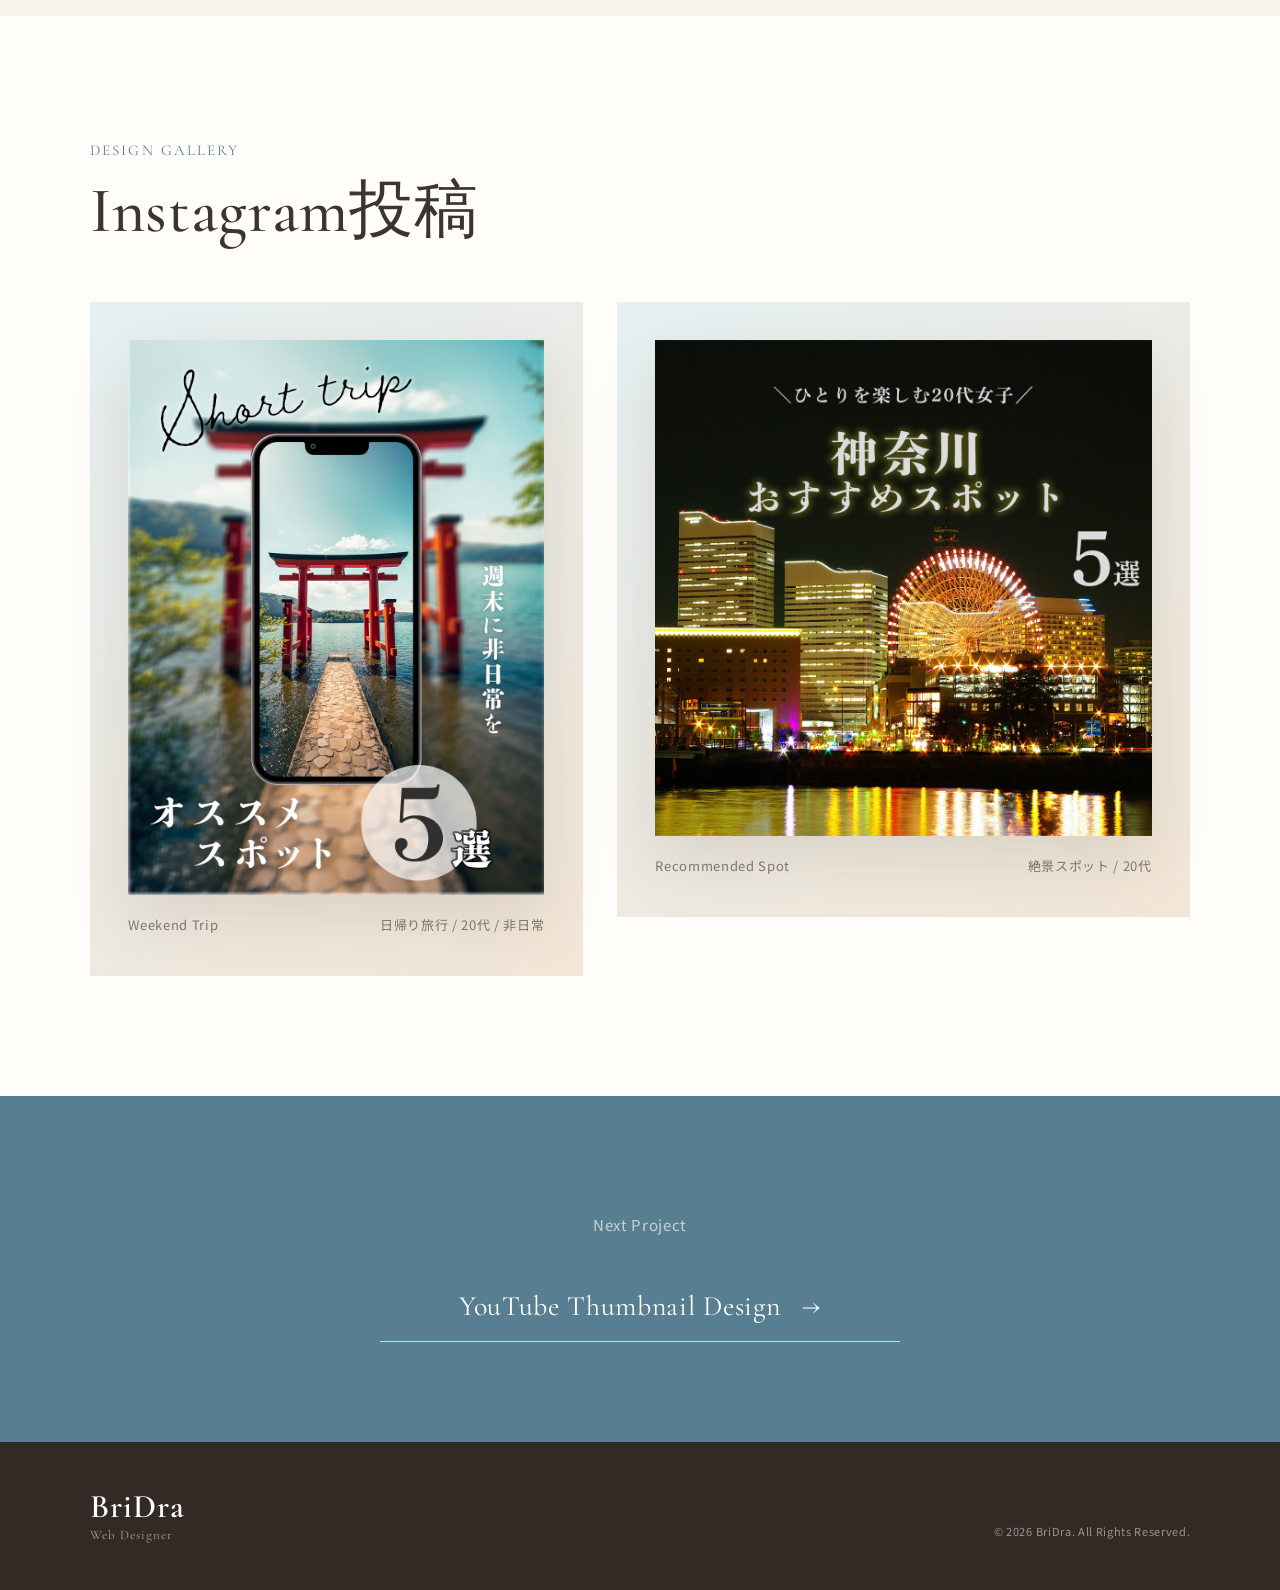
<file: work04.html>
<!DOCTYPE html>

<html lang="ja">
<head>
<meta charset="utf-8"/>
<meta content="width=device-width,initial-scale=1.0" name="viewport"/>
<meta content="日帰り旅行と絶景スポットをテーマにしたInstagram投稿デザインの制作実績" name="description"/>
<title>Instagram Travel Creative | BriDra</title>
<link href="https://fonts.googleapis.com" rel="preconnect"/>
<link crossorigin="" href="https://fonts.gstatic.com" rel="preconnect"/>
<link href="https://fonts.googleapis.com/css2?family=Cormorant+Garamond:wght@500;600;700&amp;family=Noto+Sans+JP:wght@400;500;600&amp;display=swap" rel="stylesheet"/>
<link href="style.css" rel="stylesheet"/>
</head>
<body class="work-detail-body instagram-project">
<div aria-hidden="true" class="custom-cursor">
<span class="custom-cursor-label"></span>
</div>
<div aria-hidden="true" class="custom-cursor-follower"></div>
<header class="work-detail-header">
<a class="logo" href="index.html"><span>BriDra</span><small>Web Designer</small></a>
<a class="work-back" href="index.html#works">← Back to Works</a>
</header>
<main>
<section class="work-hero instagram-work-hero">
<div class="work-hero-inner">
<div>
<p class="work-number">Project 04 / Instagram</p>
<h1>Instagram<br/>Travel Creative</h1>
<p class="work-lead">
            日帰り旅行と絶景スポットをテーマに、20代のユーザーが非日常を感じ、
            思わず保存したくなるInstagram投稿を制作しました。
          </p>
</div>
<div class="instagram-hero-preview">
<img alt="週末旅行のInstagram投稿デザイン" src="images/works/instagram-design/weekend-trip.jpg"/>
<img alt="おすすめ絶景スポットのInstagram投稿デザイン" src="images/works/instagram-design/recommended-spots.jpg"/>
</div>
</div>
</section>
<section class="work-detail-section mockup-showcase-section"><div class="work-detail-inner"><div class="work-detail-heading"><p>Mockup Showcase</p><h2>使用シーンで見るデザイン</h2></div><p class="mockup-note">制作作品を使用した掲載イメージです。元のデザインは下の「完成デザイン」でご覧いただけます。</p><div class="mockup-showcase-grid"><figure class="mockup-showcase-item"><img alt="週末のお出かけスポットのモックアップ" loading="lazy" src="images/works/mockups/weekend.jpg"/><figcaption>週末のお出かけスポット</figcaption></figure><figure class="mockup-showcase-item"><img alt="神奈川おすすめスポットのモックアップ" loading="lazy" src="images/works/mockups/kanagawa.jpg"/><figcaption>神奈川おすすめスポット</figcaption></figure></div></div></section><section class="work-detail-section final-design-section">
<div class="work-detail-inner">
<div class="work-detail-heading">
<p>Final Design</p>
<h2>完成デザイン</h2>
</div>
<div class="instagram-final-grid">
<figure>
<div class="instagram-post-frame portrait-post">
<img alt="週末旅行の投稿デザイン" src="images/works/instagram-design/weekend-trip.jpg"/>
</div>
<figcaption>
<span>01</span>
<strong>Weekend Trip</strong>
<small>日帰り旅行</small>
</figcaption>
</figure>
<figure>
<div class="instagram-post-frame">
<img alt="おすすめスポットの投稿デザイン" src="images/works/instagram-design/recommended-spots.jpg"/>
</div>
<figcaption>
<span>02</span>
<strong>Recommended Spot</strong>
<small>絶景スポット</small>
</figcaption>
</figure>
</div>
</div>
</section>
<section class="work-detail-section alt instagram-alt">
<div class="work-detail-inner">
<div class="work-detail-heading">
<p>Overview</p>
<h2>作品概要</h2>
</div>
<dl class="overview-grid">
<div><dt>Type</dt><dd>実案件</dd></div>
<div><dt>Category</dt><dd>Instagram Design</dd></div>
<div><dt>Role</dt><dd>デザイン</dd></div>
<div><dt>Tool</dt><dd>Adobe Photoshop</dd></div>
<div><dt>Duration</dt><dd>各3時間</dd></div>
</dl>
</div>
</section>
<section class="work-detail-section">
<div class="work-detail-inner">
<div class="work-detail-heading">
<p>Concept</p>
<h2>制作目的とコンセプト</h2>
</div>
<div class="concept-grid">
<p class="concept-quote">
            週末に出かけたくなる、<br/>
            非日常への入り口。
          </p>
<div class="concept-copy">
<p>
              週末旅行の投稿では、忙しい日常の中でも気軽に楽しめる日帰り旅行の魅力を伝え、
              投稿を見たユーザーが「次の休日に行ってみたい」と感じることを目的に制作しました。
            </p>
<p>
              おすすめスポットの投稿では、絶景写真の魅力を最大限に活かしながら、
              情報を瞬時に理解でき、保存やシェアにつながるデザインを意識しています。
            </p>
<p>
              どちらも20代を主なターゲットとし、旅行への期待感や高揚感を高めながら、
              写真と文字のバランスを整えました。
            </p>
</div>
</div>
</div>
</section>
<section class="work-detail-section alt instagram-alt">
<div class="work-detail-inner">
<div class="work-detail-heading">
<p>Design Points</p>
<h2>デザインの工夫</h2>
</div>
<div class="points-grid">
<article class="point-card">
<span>01</span>
<h3>非日常感を伝える写真選び</h3>
<p>
              風景の広がりや旅先の空気感が伝わる写真を大きく使用し、
              スクロール中でも目に留まるビジュアルを意識しました。
            </p>
</article>
<article class="point-card">
<span>02</span>
<h3>瞬時に読めるタイトル設計</h3>
<p>
              スマートフォンの小さな画面でも内容が伝わるよう、
              タイトルの大きさと文字量にメリハリをつけています。
            </p>
</article>
<article class="point-card">
<span>03</span>
<h3>保存につながる世界観</h3>
<p>
              旅への期待感を高める色使いと余白を取り入れ、
              後から見返したくなる洗練された印象に整えました。
            </p>
</article>
</div>
</div>
</section>
<section class="work-detail-section">
<div class="work-detail-inner">
<div class="work-detail-heading">
<p>Design Gallery</p>
<h2>Instagram投稿</h2>
</div>
<div class="instagram-gallery">
<figure class="gallery-item instagram-gallery-item">
<img alt="週末旅行をテーマにしたInstagram投稿" src="images/works/instagram-design/weekend-trip.jpg"/>
<figcaption class="gallery-caption">
<span>Weekend Trip</span>
<span>日帰り旅行 / 20代 / 非日常</span>
</figcaption>
</figure>
<figure class="gallery-item instagram-gallery-item">
<img alt="絶景スポットを紹介するInstagram投稿" src="images/works/instagram-design/recommended-spots.jpg"/>
<figcaption class="gallery-caption">
<span>Recommended Spot</span>
<span>絶景スポット / 20代</span>
</figcaption>
</figure>
</div>
</div>
</section>
<section class="next-project instagram-next">
<p>Next Project</p>
<a href="work05.html"><span>YouTube Thumbnail Design</span><i>→</i></a>
</section>
</main>
<footer class="site-footer">
<a class="logo footer-logo" href="index.html"><span>BriDra</span><small>Web Designer</small></a>
<p>© 2026 BriDra. All Rights Reserved.</p>
</footer>
<script src="script.js"></script>
</body>
</html>
</file>
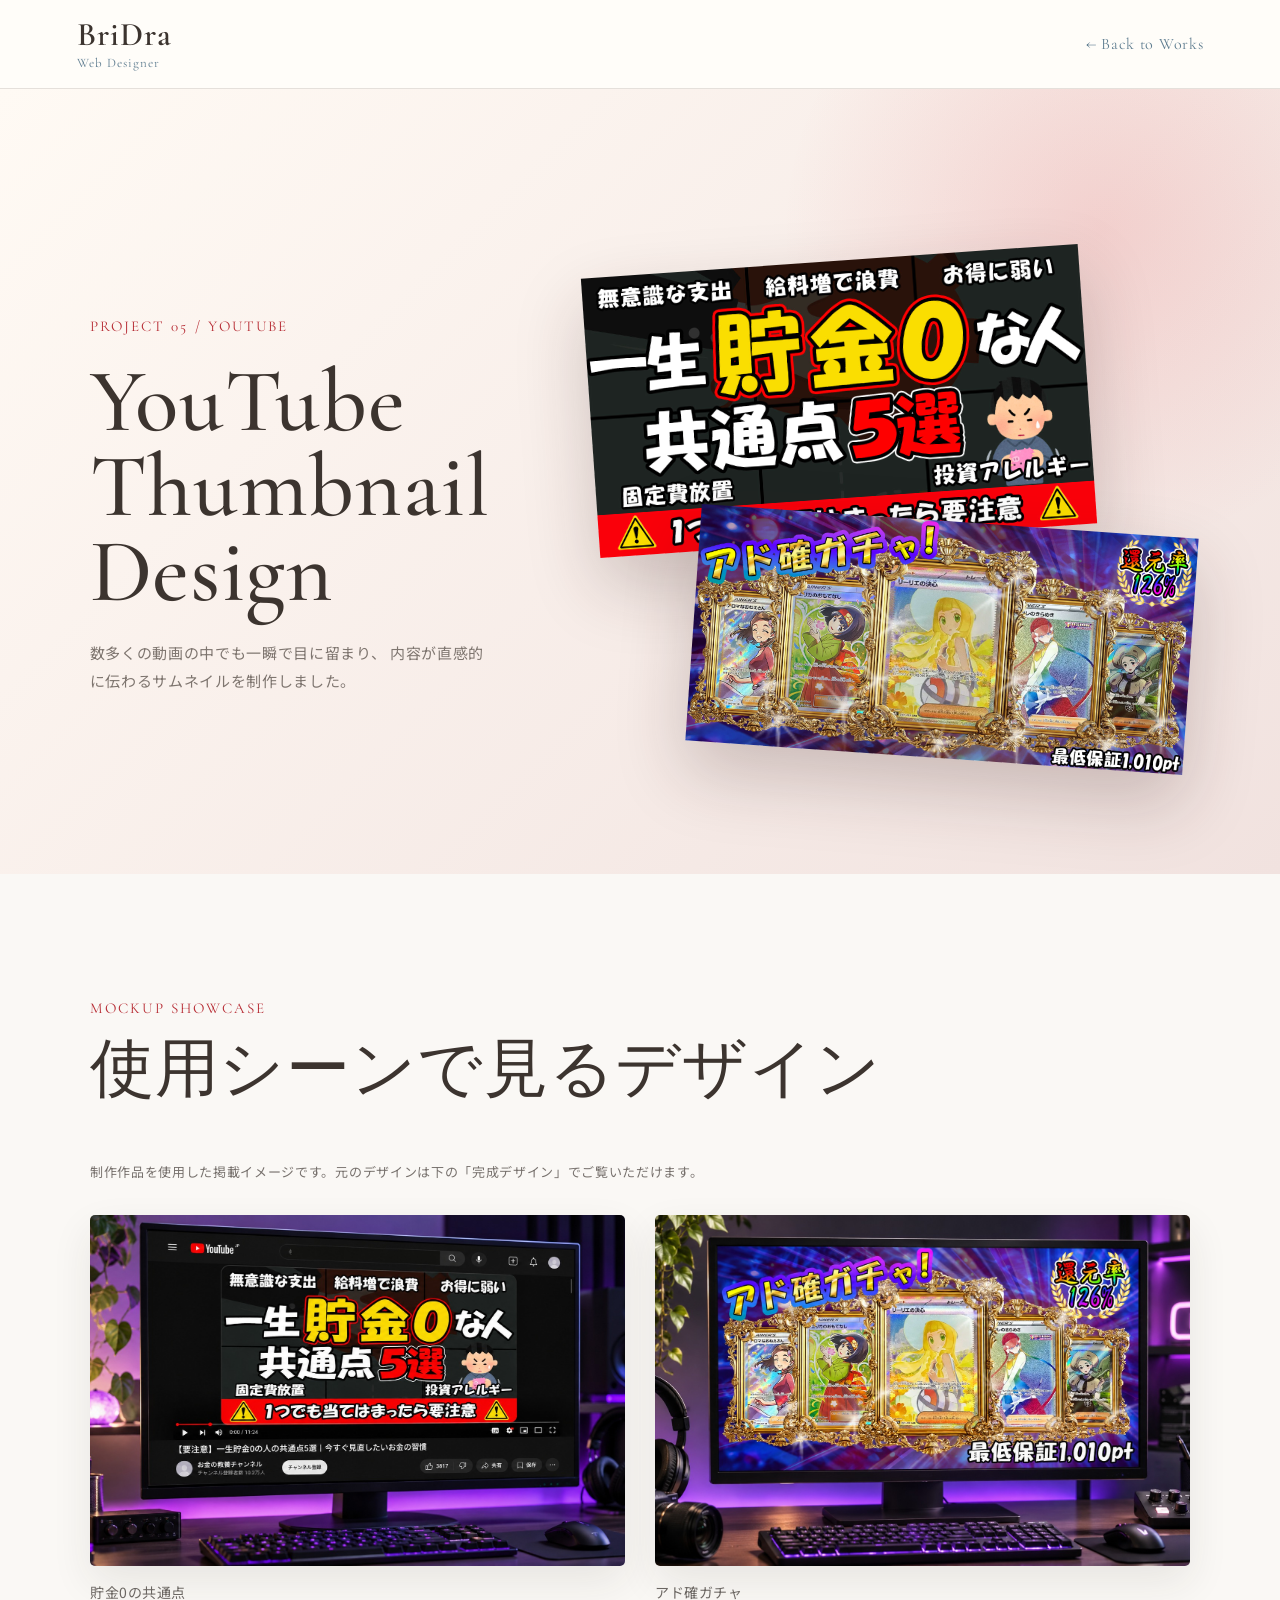
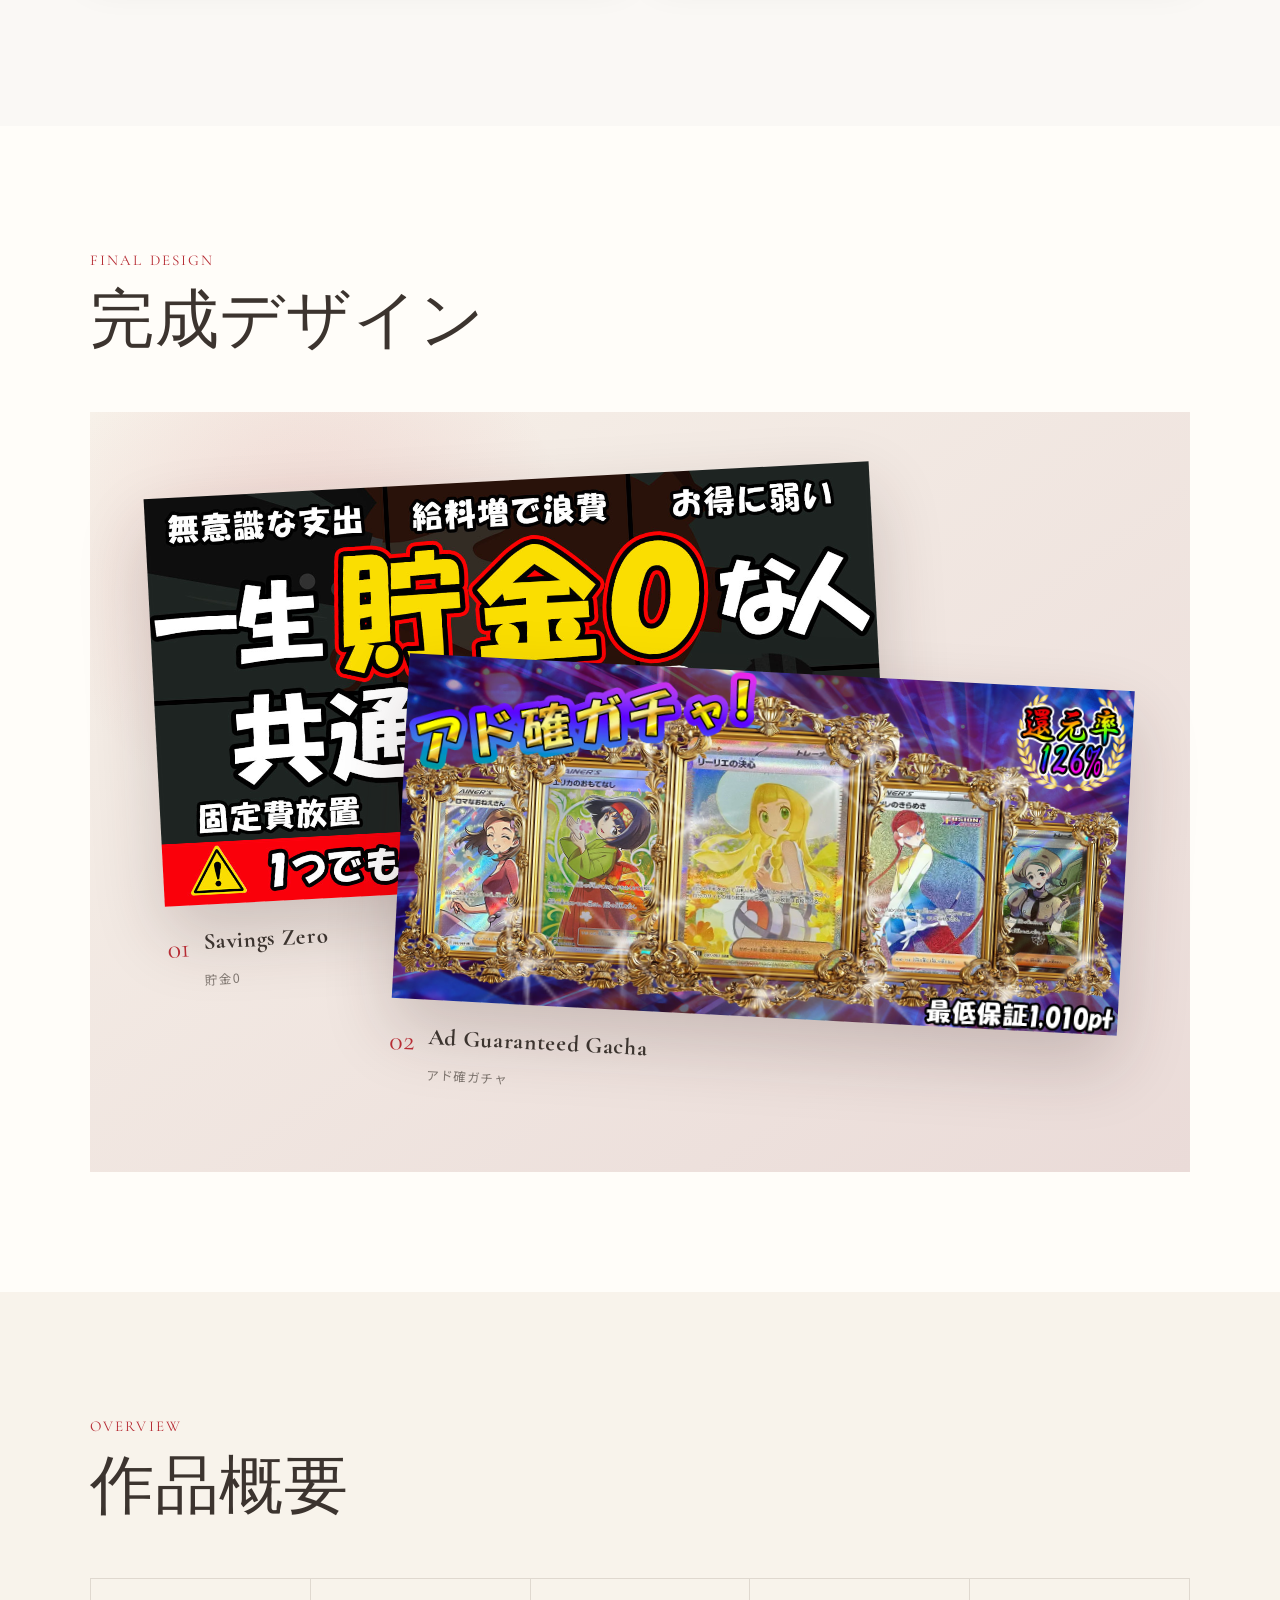
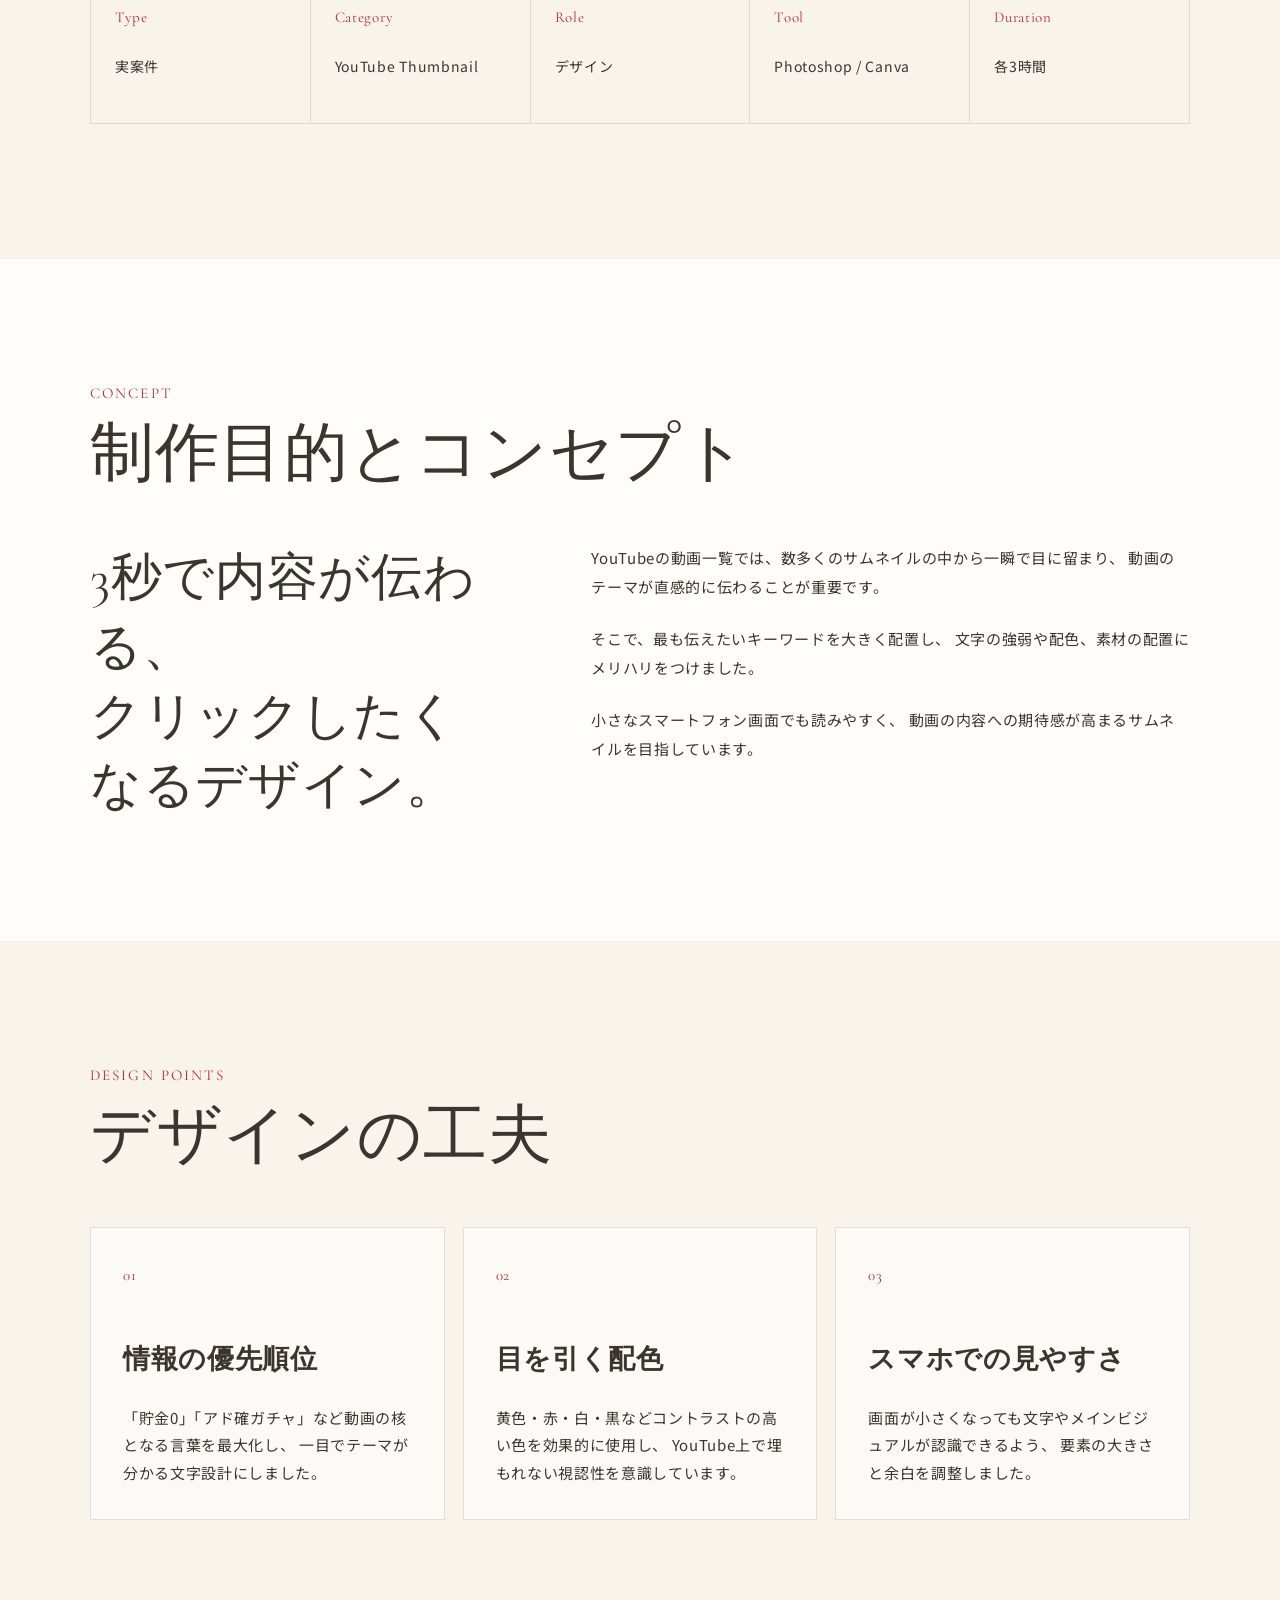
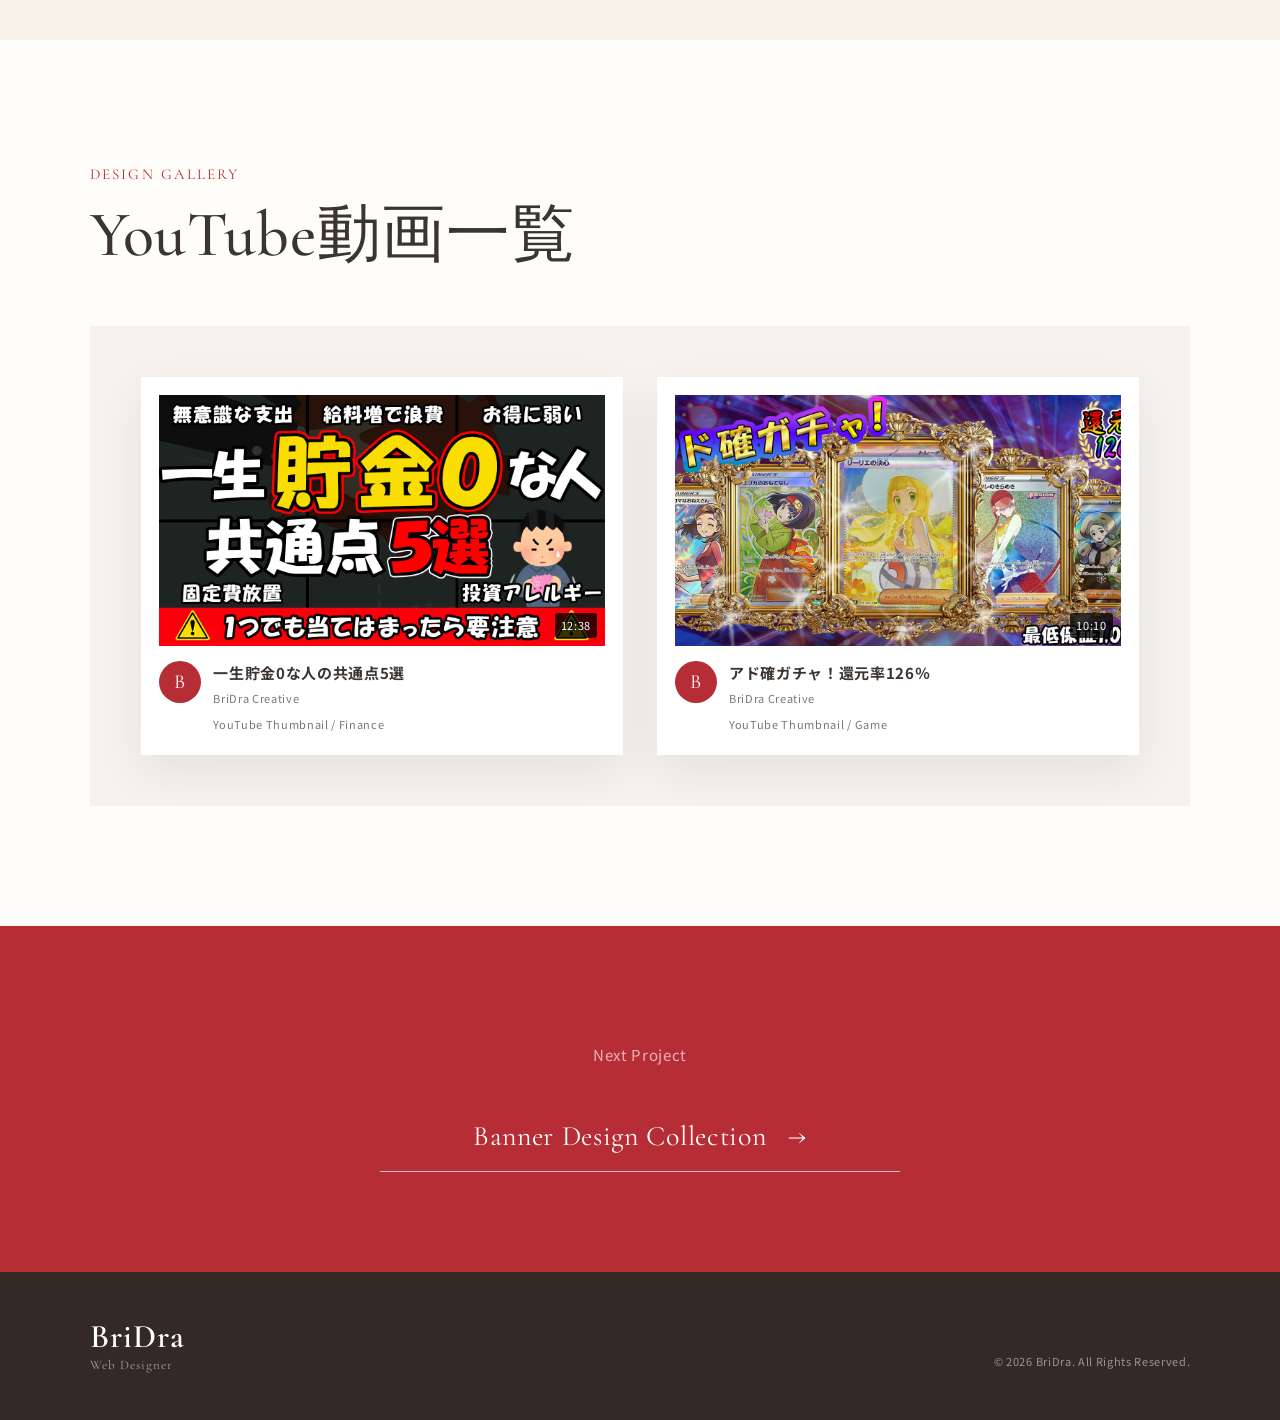
<file: work05.html>
<!DOCTYPE html>

<html lang="ja">
<head>
<meta charset="utf-8"/>
<meta content="width=device-width,initial-scale=1.0" name="viewport"/>
<meta content="貯金0とアド確ガチャをテーマにしたYouTubeサムネイルデザインの制作実績" name="description"/>
<title>YouTube Thumbnail Design | BriDra</title>
<link href="https://fonts.googleapis.com" rel="preconnect"/>
<link crossorigin="" href="https://fonts.gstatic.com" rel="preconnect"/>
<link href="https://fonts.googleapis.com/css2?family=Cormorant+Garamond:wght@500;600;700&amp;family=Noto+Sans+JP:wght@400;500;600&amp;display=swap" rel="stylesheet"/>
<link href="style.css" rel="stylesheet"/>
</head>
<body class="work-detail-body youtube-project">
<div aria-hidden="true" class="custom-cursor">
<span class="custom-cursor-label"></span>
</div>
<div aria-hidden="true" class="custom-cursor-follower"></div>
<header class="work-detail-header">
<a class="logo" href="index.html"><span>BriDra</span><small>Web Designer</small></a>
<a class="work-back" href="index.html#works">← Back to Works</a>
</header>
<main>
<section class="work-hero youtube-work-hero">
<div class="work-hero-inner">
<div>
<p class="work-number">Project 05 / YouTube</p>
<h1>YouTube<br/>Thumbnail<br/>Design</h1>
<p class="work-lead">
            数多くの動画の中でも一瞬で目に留まり、
            内容が直感的に伝わるサムネイルを制作しました。
          </p>
</div>
<div class="youtube-hero-preview">
<img alt="貯金0のYouTubeサムネイル" class="preview-saving" src="images/works/youtube-thumbnail/savings-zero.jpg"/>
<img alt="アド確ガチャのYouTubeサムネイル" class="preview-gacha" src="images/works/youtube-thumbnail/ad-guaranteed-gacha.jpg"/>
</div>
</div>
</section>
<section class="work-detail-section mockup-showcase-section"><div class="work-detail-inner"><div class="work-detail-heading"><p>Mockup Showcase</p><h2>使用シーンで見るデザイン</h2></div><p class="mockup-note">制作作品を使用した掲載イメージです。元のデザインは下の「完成デザイン」でご覧いただけます。</p><div class="mockup-showcase-grid"><figure class="mockup-showcase-item"><img alt="貯金0の共通点のモックアップ" loading="lazy" src="images/works/mockups/savings.jpg"/><figcaption>貯金0の共通点</figcaption></figure><figure class="mockup-showcase-item"><img alt="アド確ガチャのモックアップ" loading="lazy" src="images/works/mockups/gacha.jpg"/><figcaption>アド確ガチャ</figcaption></figure></div></div></section><section class="work-detail-section final-design-section">
<div class="work-detail-inner">
<div class="work-detail-heading">
<p>Final Design</p>
<h2>完成デザイン</h2>
</div>
<div class="youtube-final-stage">
<figure class="youtube-final-item final-saving">
<img alt="貯金0の完成サムネイル" src="images/works/youtube-thumbnail/savings-zero.jpg"/>
<figcaption><span>01</span><strong>Savings Zero</strong><small>貯金0</small></figcaption>
</figure>
<figure class="youtube-final-item final-gacha">
<img alt="アド確ガチャの完成サムネイル" src="images/works/youtube-thumbnail/ad-guaranteed-gacha.jpg"/>
<figcaption><span>02</span><strong>Ad Guaranteed Gacha</strong><small>アド確ガチャ</small></figcaption>
</figure>
</div>
</div>
</section>
<section class="work-detail-section alt youtube-alt">
<div class="work-detail-inner">
<div class="work-detail-heading">
<p>Overview</p>
<h2>作品概要</h2>
</div>
<dl class="overview-grid">
<div><dt>Type</dt><dd>実案件</dd></div>
<div><dt>Category</dt><dd>YouTube Thumbnail</dd></div>
<div><dt>Role</dt><dd>デザイン</dd></div>
<div><dt>Tool</dt><dd>Photoshop / Canva</dd></div>
<div><dt>Duration</dt><dd>各3時間</dd></div>
</dl>
</div>
</section>
<section class="work-detail-section">
<div class="work-detail-inner">
<div class="work-detail-heading">
<p>Concept</p>
<h2>制作目的とコンセプト</h2>
</div>
<div class="concept-grid">
<p class="concept-quote">
            3秒で内容が伝わる、<br/>
            クリックしたくなるデザイン。
          </p>
<div class="concept-copy">
<p>
              YouTubeの動画一覧では、数多くのサムネイルの中から一瞬で目に留まり、
              動画のテーマが直感的に伝わることが重要です。
            </p>
<p>
              そこで、最も伝えたいキーワードを大きく配置し、
              文字の強弱や配色、素材の配置にメリハリをつけました。
            </p>
<p>
              小さなスマートフォン画面でも読みやすく、
              動画の内容への期待感が高まるサムネイルを目指しています。
            </p>
</div>
</div>
</div>
</section>
<section class="work-detail-section alt youtube-alt">
<div class="work-detail-inner">
<div class="work-detail-heading">
<p>Design Points</p>
<h2>デザインの工夫</h2>
</div>
<div class="points-grid">
<article class="point-card">
<span>01</span>
<h3>情報の優先順位</h3>
<p>
              「貯金0」「アド確ガチャ」など動画の核となる言葉を最大化し、
              一目でテーマが分かる文字設計にしました。
            </p>
</article>
<article class="point-card">
<span>02</span>
<h3>目を引く配色</h3>
<p>
              黄色・赤・白・黒などコントラストの高い色を効果的に使用し、
              YouTube上で埋もれない視認性を意識しています。
            </p>
</article>
<article class="point-card">
<span>03</span>
<h3>スマホでの見やすさ</h3>
<p>
              画面が小さくなっても文字やメインビジュアルが認識できるよう、
              要素の大きさと余白を調整しました。
            </p>
</article>
</div>
</div>
</section>
<section class="work-detail-section">
<div class="work-detail-inner">
<div class="work-detail-heading">
<p>Design Gallery</p>
<h2>YouTube動画一覧</h2>
</div>
<div class="youtube-gallery">
<article class="youtube-video-card">
<div class="youtube-image-wrap">
<img alt="一生貯金0な人の共通点5選のYouTubeサムネイル" src="images/works/youtube-thumbnail/savings-zero.jpg"/>
<span class="video-duration">12:38</span>
</div>
<div class="youtube-video-info">
<div class="channel-mark">B</div>
<div>
<h3>一生貯金0な人の共通点5選</h3>
<p>BriDra Creative</p>
<span>YouTube Thumbnail / Finance</span>
</div>
</div>
</article>
<article class="youtube-video-card">
<div class="youtube-image-wrap">
<img alt="アド確ガチャのYouTubeサムネイル" src="images/works/youtube-thumbnail/ad-guaranteed-gacha.jpg"/>
<span class="video-duration">10:10</span>
</div>
<div class="youtube-video-info">
<div class="channel-mark">B</div>
<div>
<h3>アド確ガチャ！還元率126％</h3>
<p>BriDra Creative</p>
<span>YouTube Thumbnail / Game</span>
</div>
</div>
</article>
</div>
</div>
</section>
<section class="next-project youtube-next">
<p>Next Project</p>
<a href="work06.html"><span>Banner Design Collection</span><i>→</i></a>
</section>
</main>
<footer class="site-footer">
<a class="logo footer-logo" href="index.html"><span>BriDra</span><small>Web Designer</small></a>
<p>© 2026 BriDra. All Rights Reserved.</p>
</footer>
<script src="script.js"></script>
</body>
</html>
</file>
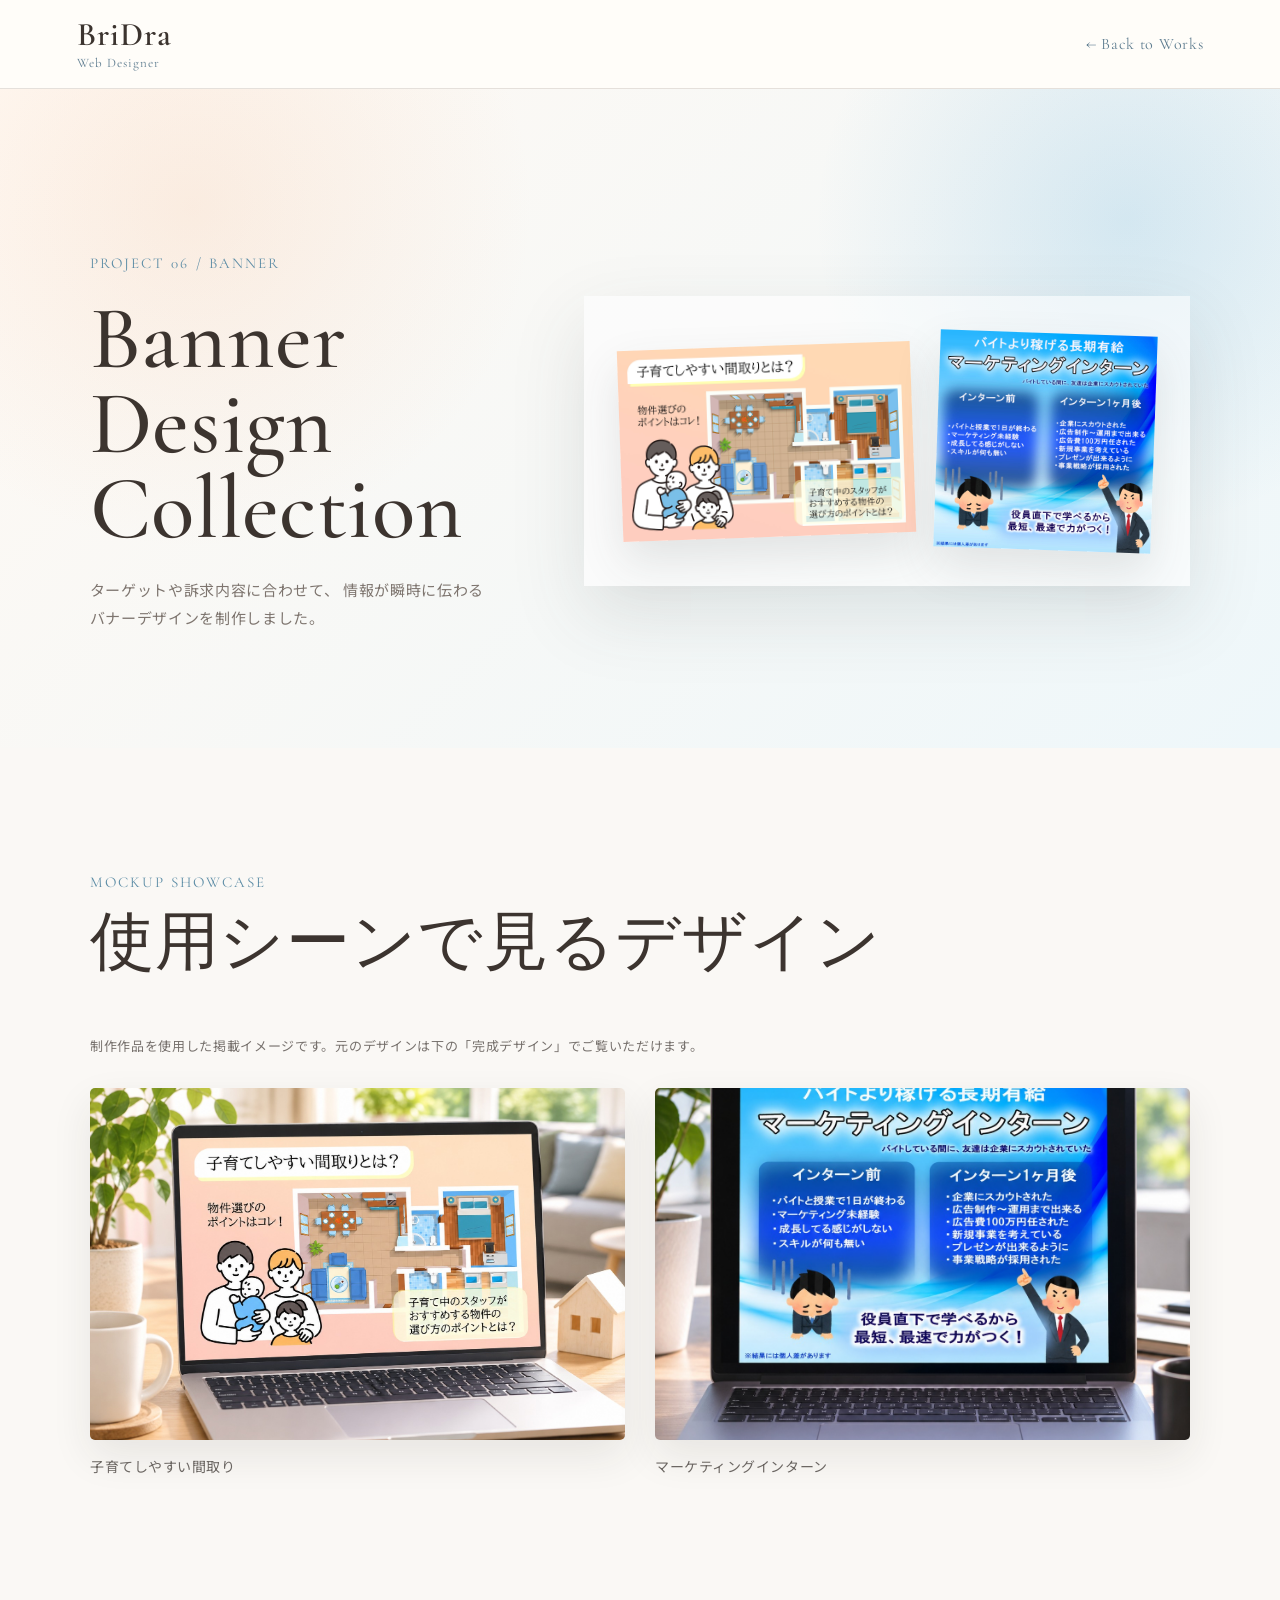
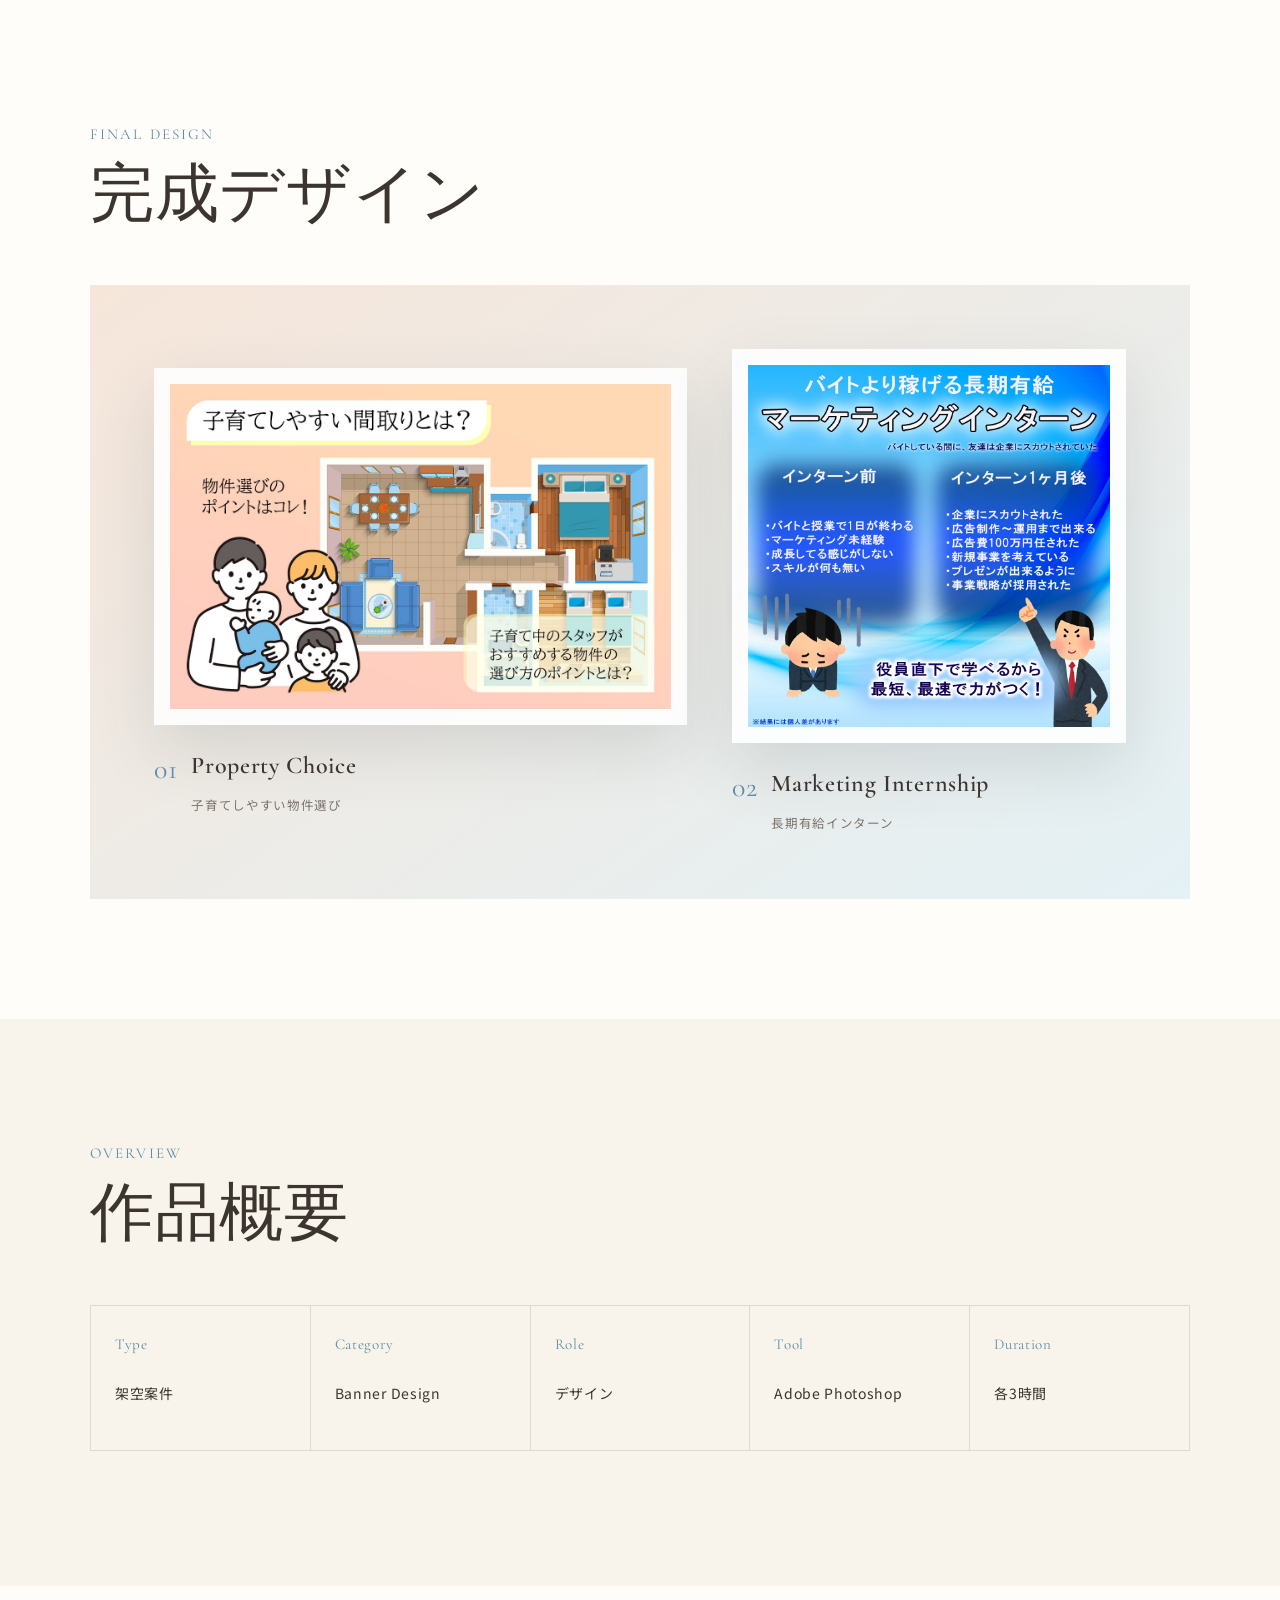
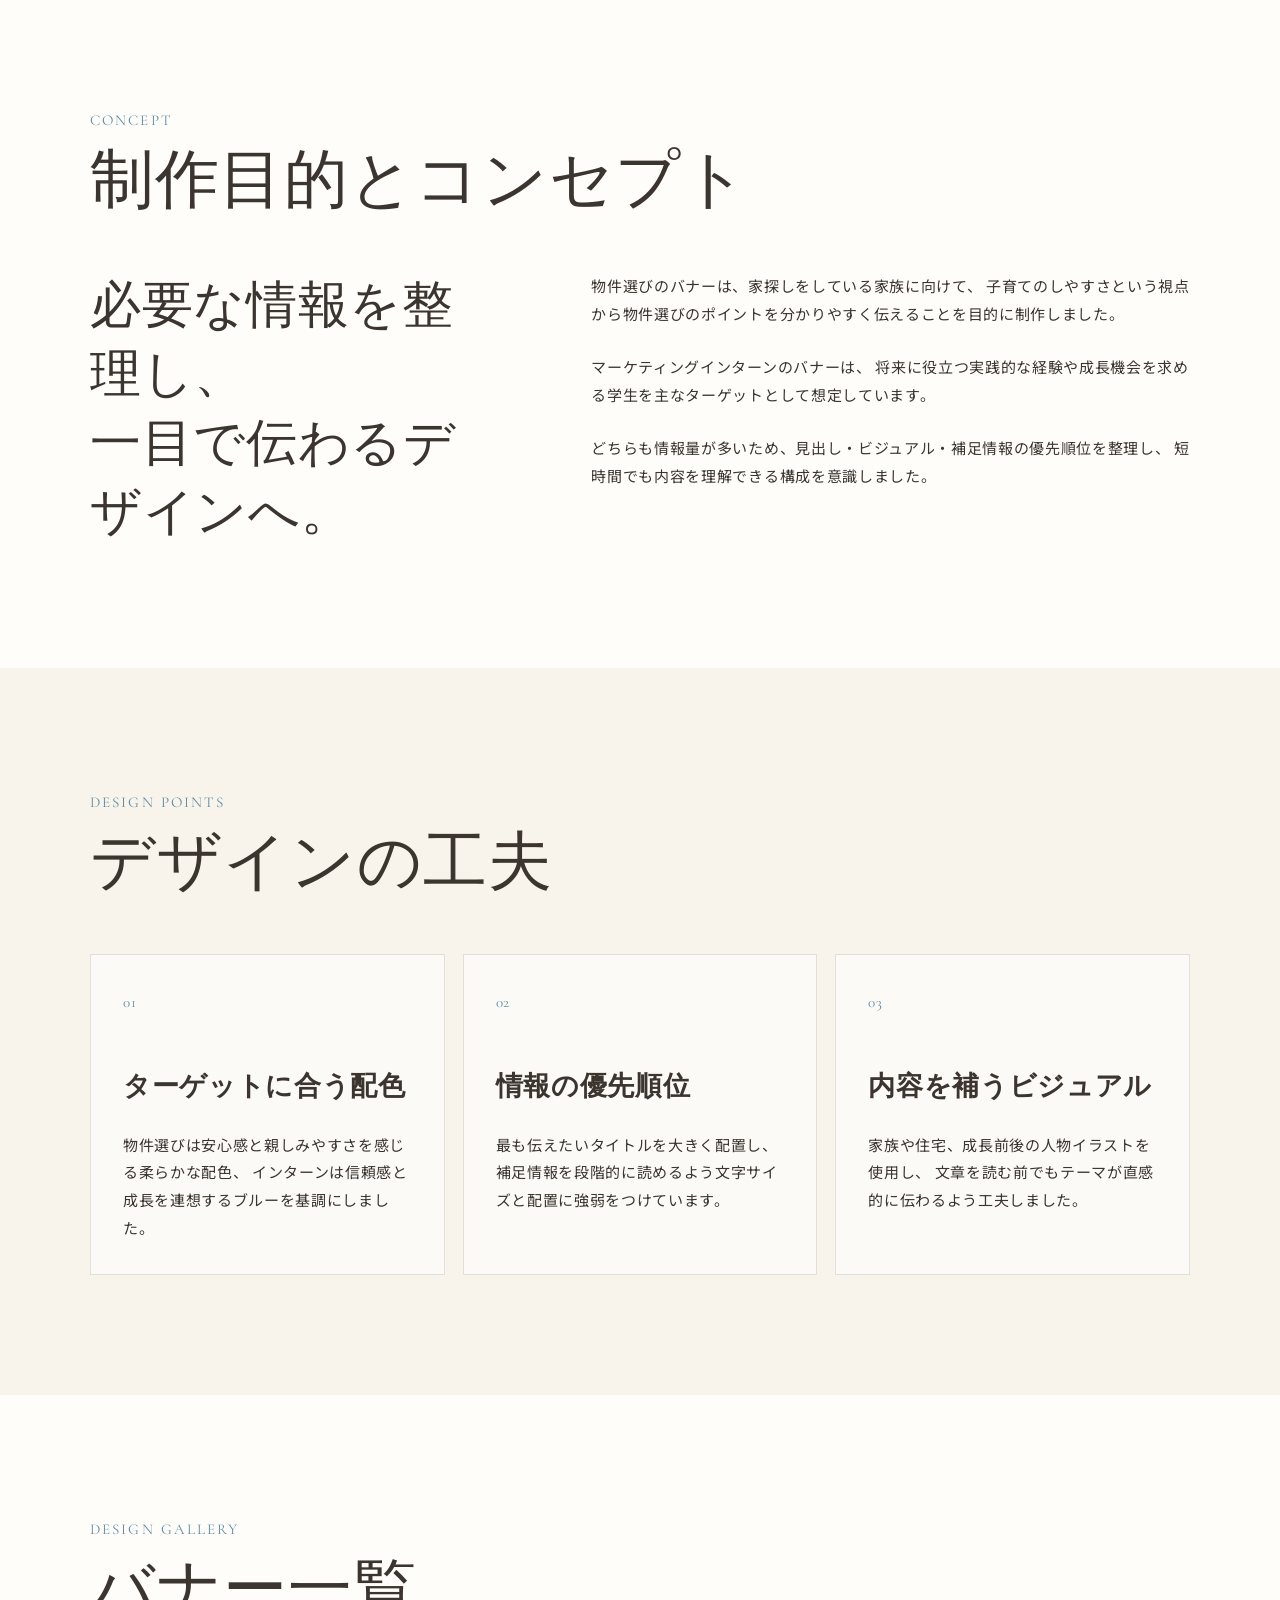
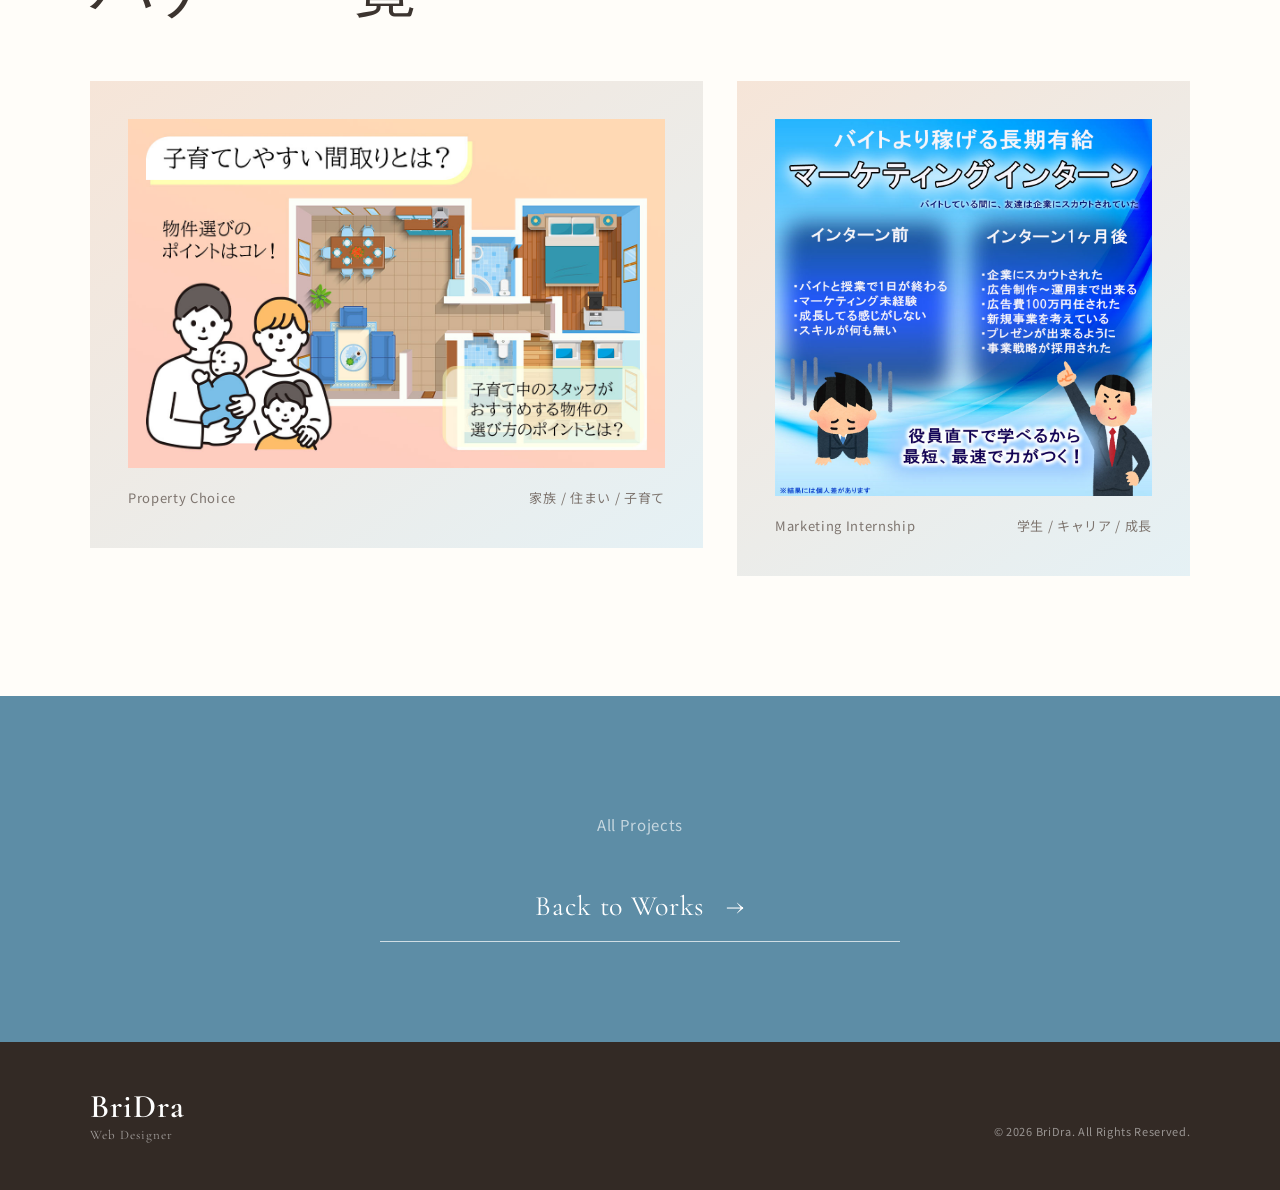
<file: work06.html>
<!DOCTYPE html>

<html lang="ja">
<head>
<meta charset="utf-8"/>
<meta content="width=device-width,initial-scale=1.0" name="viewport"/>
<meta content="物件選びとマーケティングインターンをテーマにしたバナーデザインの制作実績" name="description"/>
<title>Banner Design Collection | BriDra</title>
<link href="https://fonts.googleapis.com" rel="preconnect"/>
<link crossorigin="" href="https://fonts.gstatic.com" rel="preconnect"/>
<link href="https://fonts.googleapis.com/css2?family=Cormorant+Garamond:wght@500;600;700&amp;family=Noto+Sans+JP:wght@400;500;600&amp;display=swap" rel="stylesheet"/>
<link href="style.css" rel="stylesheet"/>
</head>
<body class="work-detail-body banner-project">
<div aria-hidden="true" class="custom-cursor">
<span class="custom-cursor-label"></span>
</div>
<div aria-hidden="true" class="custom-cursor-follower"></div>
<header class="work-detail-header">
<a class="logo" href="index.html"><span>BriDra</span><small>Web Designer</small></a>
<a class="work-back" href="index.html#works">← Back to Works</a>
</header>
<main>
<section class="work-hero banner-work-hero">
<div class="work-hero-inner">
<div>
<p class="work-number">Project 06 / Banner</p>
<h1>Banner<br/>Design<br/>Collection</h1>
<p class="work-lead">
            ターゲットや訴求内容に合わせて、
            情報が瞬時に伝わるバナーデザインを制作しました。
          </p>
</div>
<div class="banner-hero-preview">
<img alt="子育てしやすい物件選びのバナー" class="preview-property" src="images/works/banner-design/property-choice.jpg"/>
<img alt="マーケティングインターンのバナー" class="preview-intern" src="images/works/banner-design/marketing-intern.jpg"/>
</div>
</div>
</section>
<section class="work-detail-section mockup-showcase-section"><div class="work-detail-inner"><div class="work-detail-heading"><p>Mockup Showcase</p><h2>使用シーンで見るデザイン</h2></div><p class="mockup-note">制作作品を使用した掲載イメージです。元のデザインは下の「完成デザイン」でご覧いただけます。</p><div class="mockup-showcase-grid"><figure class="mockup-showcase-item"><img alt="子育てしやすい間取りのモックアップ" loading="lazy" src="images/works/mockups/property.jpg"/><figcaption>子育てしやすい間取り</figcaption></figure><figure class="mockup-showcase-item"><img alt="マーケティングインターンのモックアップ" loading="lazy" src="images/works/mockups/intern.jpg"/><figcaption>マーケティングインターン</figcaption></figure></div></div></section><section class="work-detail-section final-design-section">
<div class="work-detail-inner">
<div class="work-detail-heading">
<p>Final Design</p>
<h2>完成デザイン</h2>
</div>
<div class="banner-final-grid">
<figure>
<div class="banner-frame">
<img alt="物件選びの完成バナー" src="images/works/banner-design/property-choice.jpg"/>
</div>
<figcaption>
<span>01</span>
<strong>Property Choice</strong>
<small>子育てしやすい物件選び</small>
</figcaption>
</figure>
<figure>
<div class="banner-frame square-frame">
<img alt="マーケティングインターンの完成バナー" src="images/works/banner-design/marketing-intern.jpg"/>
</div>
<figcaption>
<span>02</span>
<strong>Marketing Internship</strong>
<small>長期有給インターン</small>
</figcaption>
</figure>
</div>
</div>
</section>
<section class="work-detail-section alt banner-alt">
<div class="work-detail-inner">
<div class="work-detail-heading">
<p>Overview</p>
<h2>作品概要</h2>
</div>
<dl class="overview-grid">
<div><dt>Type</dt><dd>架空案件</dd></div>
<div><dt>Category</dt><dd>Banner Design</dd></div>
<div><dt>Role</dt><dd>デザイン</dd></div>
<div><dt>Tool</dt><dd>Adobe Photoshop</dd></div>
<div><dt>Duration</dt><dd>各3時間</dd></div>
</dl>
</div>
</section>
<section class="work-detail-section">
<div class="work-detail-inner">
<div class="work-detail-heading">
<p>Concept</p>
<h2>制作目的とコンセプト</h2>
</div>
<div class="concept-grid">
<p class="concept-quote">
            必要な情報を整理し、<br/>
            一目で伝わるデザインへ。
          </p>
<div class="concept-copy">
<p>
              物件選びのバナーは、家探しをしている家族に向けて、
              子育てのしやすさという視点から物件選びのポイントを分かりやすく伝えることを目的に制作しました。
            </p>
<p>
              マーケティングインターンのバナーは、
              将来に役立つ実践的な経験や成長機会を求める学生を主なターゲットとして想定しています。
            </p>
<p>
              どちらも情報量が多いため、見出し・ビジュアル・補足情報の優先順位を整理し、
              短時間でも内容を理解できる構成を意識しました。
            </p>
</div>
</div>
</div>
</section>
<section class="work-detail-section alt banner-alt">
<div class="work-detail-inner">
<div class="work-detail-heading">
<p>Design Points</p>
<h2>デザインの工夫</h2>
</div>
<div class="points-grid">
<article class="point-card">
<span>01</span>
<h3>ターゲットに合う配色</h3>
<p>
              物件選びは安心感と親しみやすさを感じる柔らかな配色、
              インターンは信頼感と成長を連想するブルーを基調にしました。
            </p>
</article>
<article class="point-card">
<span>02</span>
<h3>情報の優先順位</h3>
<p>
              最も伝えたいタイトルを大きく配置し、
              補足情報を段階的に読めるよう文字サイズと配置に強弱をつけています。
            </p>
</article>
<article class="point-card">
<span>03</span>
<h3>内容を補うビジュアル</h3>
<p>
              家族や住宅、成長前後の人物イラストを使用し、
              文章を読む前でもテーマが直感的に伝わるよう工夫しました。
            </p>
</article>
</div>
</div>
</section>
<section class="work-detail-section">
<div class="work-detail-inner">
<div class="work-detail-heading">
<p>Design Gallery</p>
<h2>バナー一覧</h2>
</div>
<div class="banner-gallery">
<figure class="banner-gallery-item">
<img alt="子育てしやすい物件選びのバナーデザイン" src="images/works/banner-design/property-choice.jpg"/>
<figcaption class="gallery-caption">
<span>Property Choice</span>
<span>家族 / 住まい / 子育て</span>
</figcaption>
</figure>
<figure class="banner-gallery-item">
<img alt="マーケティングインターンのバナーデザイン" src="images/works/banner-design/marketing-intern.jpg"/>
<figcaption class="gallery-caption">
<span>Marketing Internship</span>
<span>学生 / キャリア / 成長</span>
</figcaption>
</figure>
</div>
</div>
</section>
<section class="next-project banner-next">
<p>All Projects</p>
<a href="index.html#works"><span>Back to Works</span><i>→</i></a>
</section>
</main>
<footer class="site-footer">
<a class="logo footer-logo" href="index.html"><span>BriDra</span><small>Web Designer</small></a>
<p>© 2026 BriDra. All Rights Reserved.</p>
</footer>
<script src="script.js"></script>
</body>
</html>
</file>
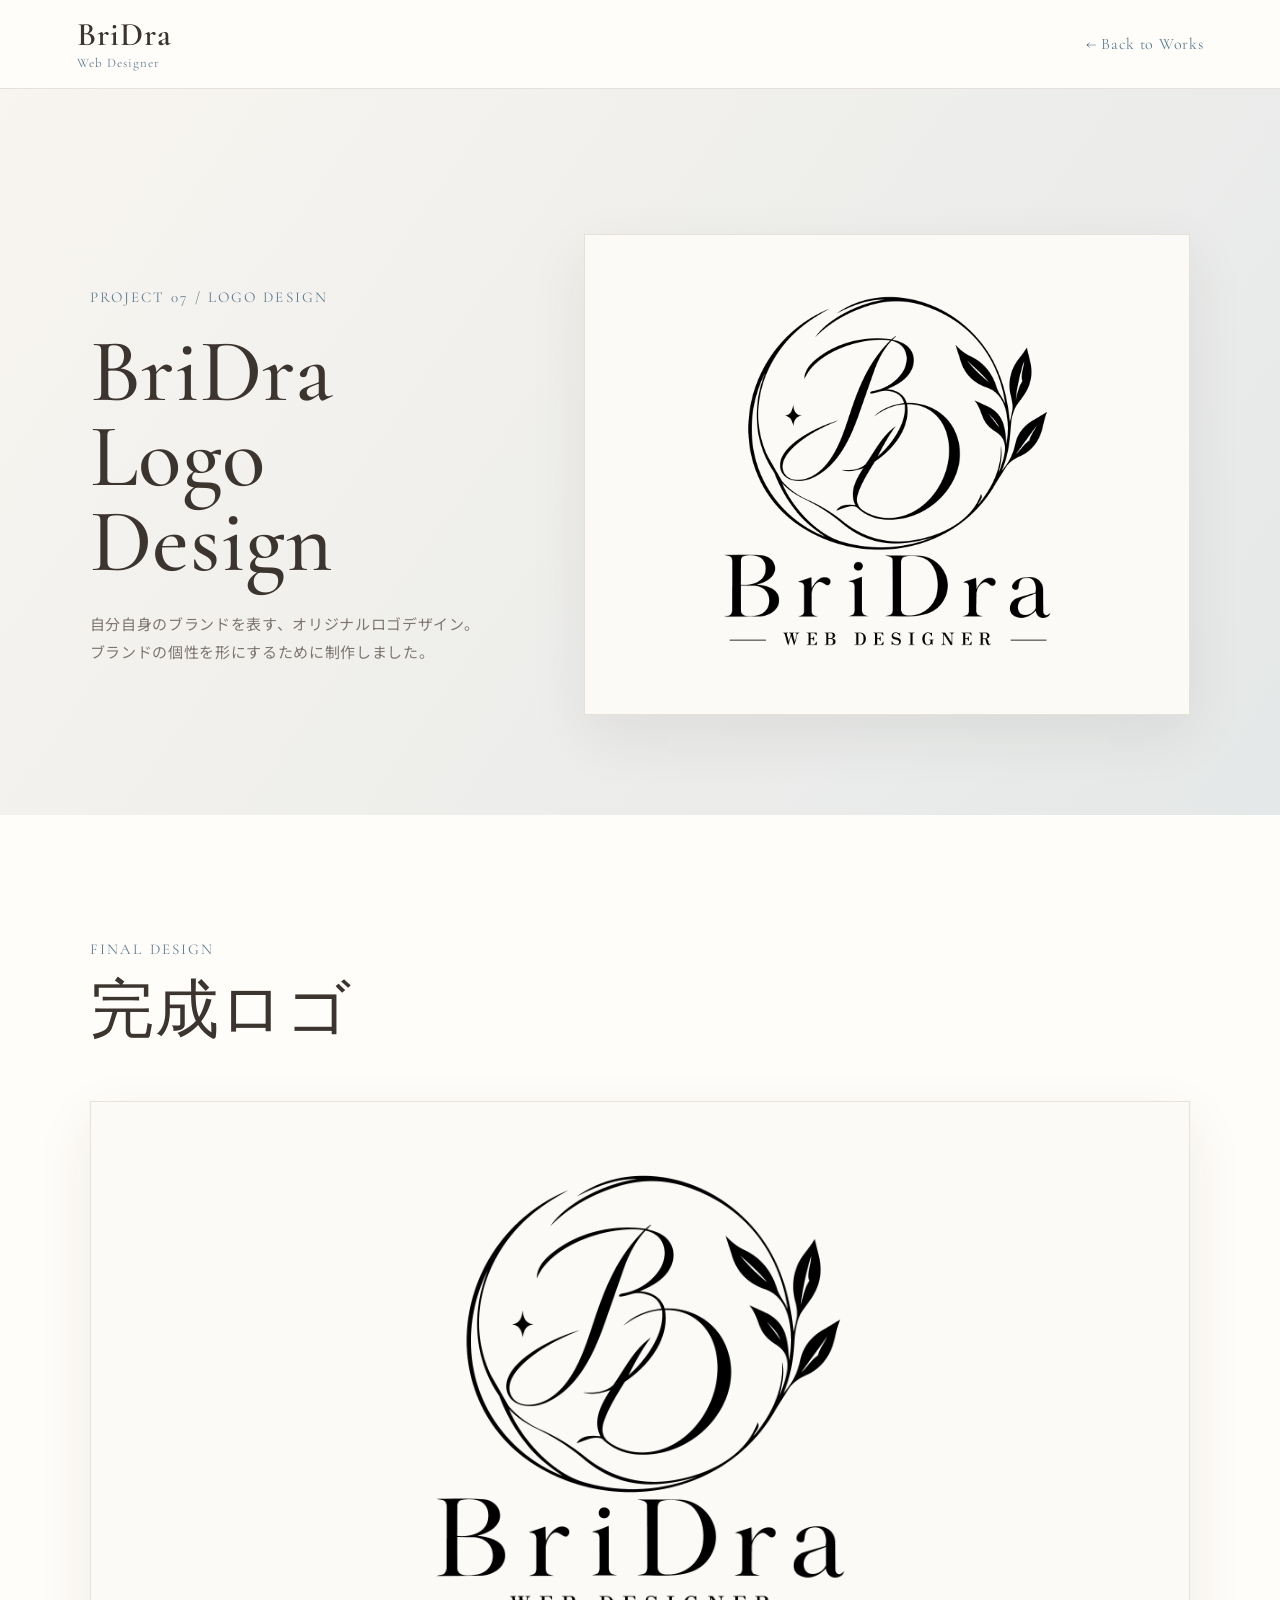
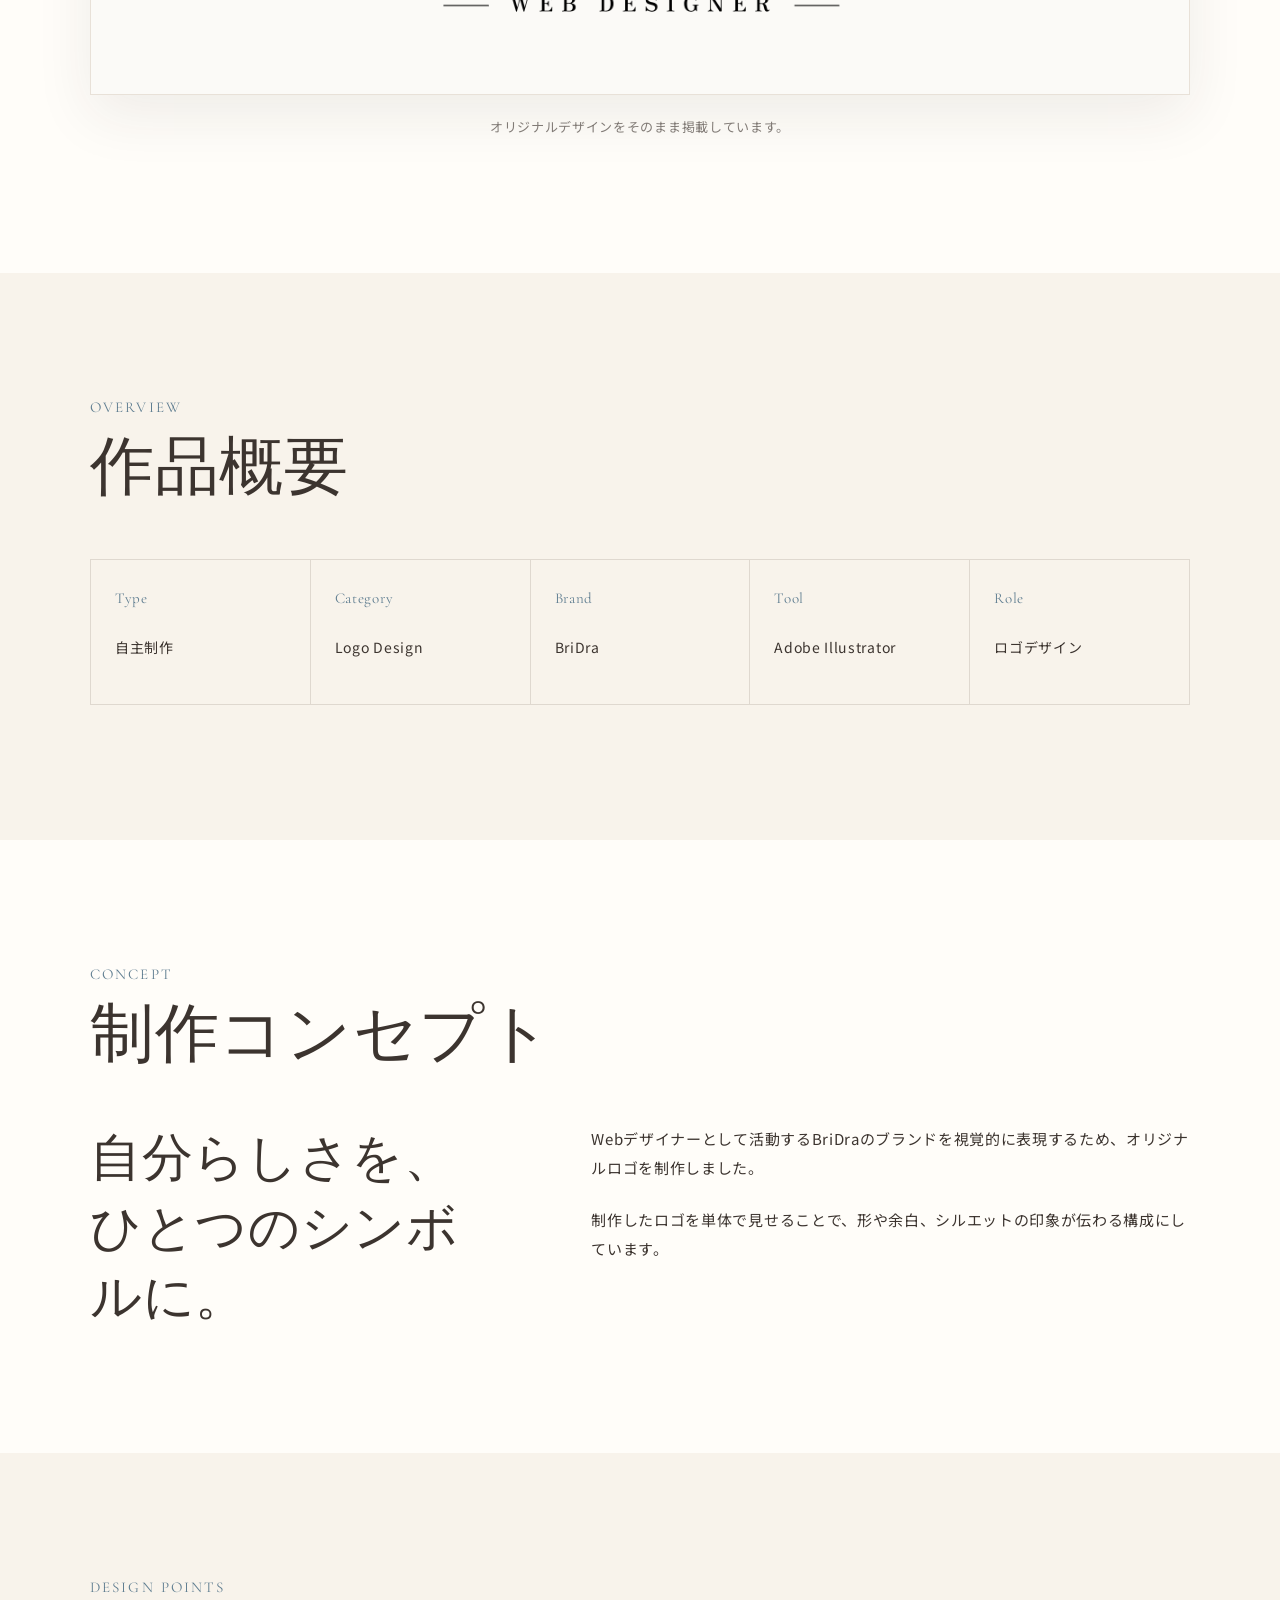
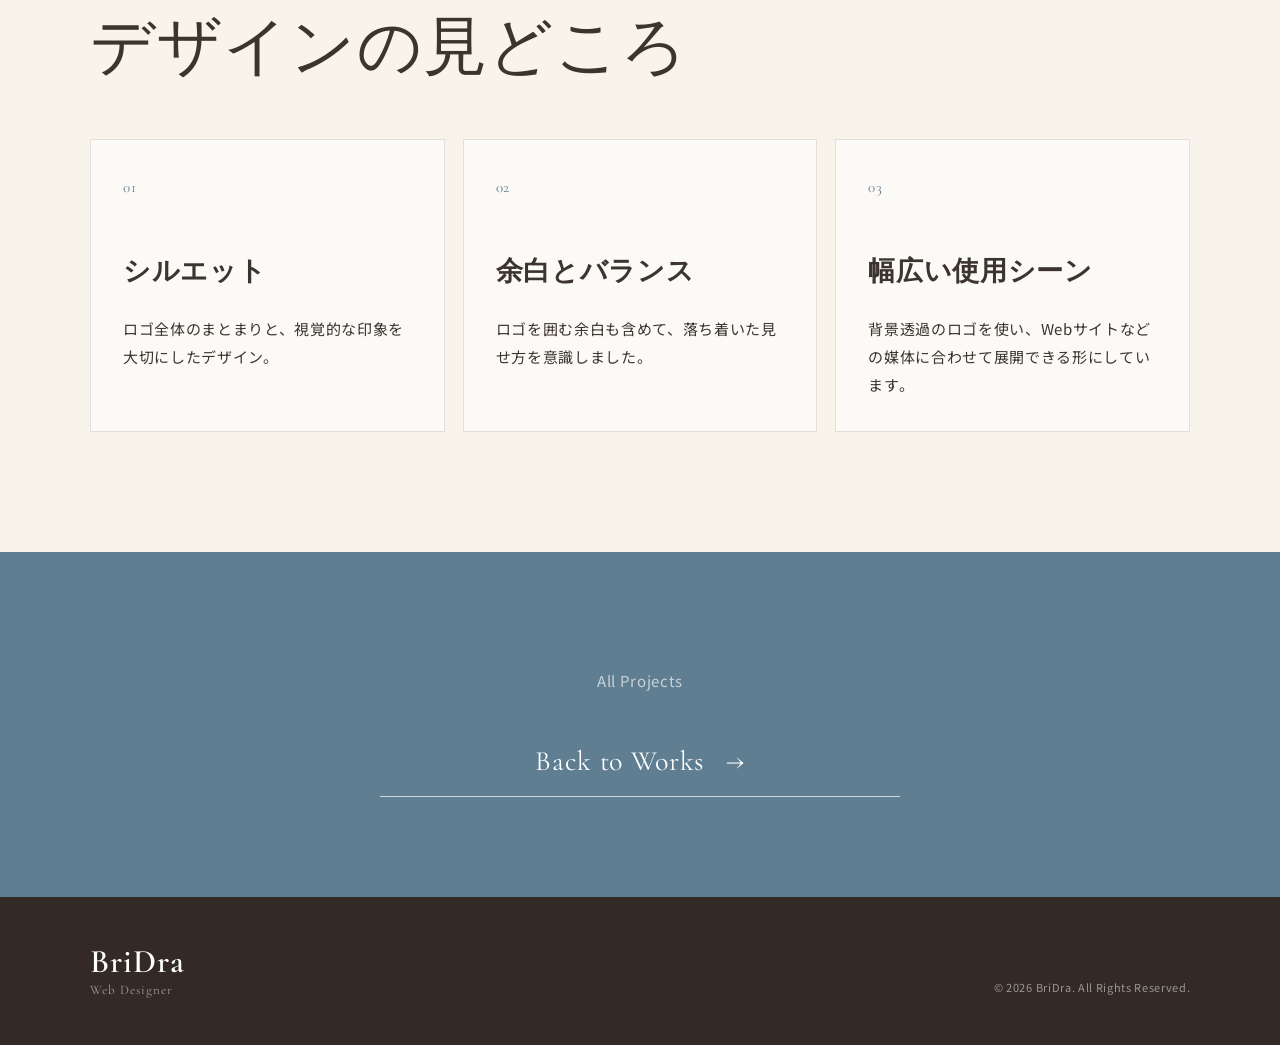
<file: work07.html>
<!DOCTYPE html>
<html lang="ja"><head><meta charset="utf-8"/><meta name="viewport" content="width=device-width,initial-scale=1.0"/>
<meta name="description" content="BriDraオリジナルロゴデザインの制作実績。"/><title>BriDra Logo Design | BriDra</title>
<link rel="preconnect" href="https://fonts.googleapis.com"/><link rel="preconnect" href="https://fonts.gstatic.com" crossorigin/>
<link href="https://fonts.googleapis.com/css2?family=Cormorant+Garamond:wght@500;600;700&amp;family=Noto+Sans+JP:wght@400;500;600&amp;display=swap" rel="stylesheet"/>
<link rel="stylesheet" href="style.css"/></head>
<body class="work-detail-body logo-project"><div aria-hidden="true" class="custom-cursor"><span class="custom-cursor-label"></span></div><div aria-hidden="true" class="custom-cursor-follower"></div>
<header class="work-detail-header"><a class="logo" href="index.html"><span>BriDra</span><small>Web Designer</small></a><a class="work-back" href="index.html#works">← Back to Works</a></header>
<main><section class="work-hero logo-work-hero"><div class="work-hero-inner"><div><p class="work-number">Project 07 / Logo Design</p><h1>BriDra<br/>Logo<br/>Design</h1><p class="work-lead">自分自身のブランドを表す、オリジナルロゴデザイン。ブランドの個性を形にするために制作しました。</p></div>
<div class="logo-hero-art"><img src="images/works/logo-design/bridra-logo.png" alt="BriDra オリジナルロゴ"/></div></div></section>
<section class="work-detail-section"><div class="work-detail-inner"><div class="work-detail-heading"><p>Final Design</p><h2>完成ロゴ</h2></div><div class="logo-final-art"><img src="images/works/logo-design/bridra-logo.png" alt="透過背景のBriDraロゴ"/></div><p class="logo-caption">オリジナルデザインをそのまま掲載しています。</p></div></section>
<section class="work-detail-section alt"><div class="work-detail-inner"><div class="work-detail-heading"><p>Overview</p><h2>作品概要</h2></div><dl class="overview-grid"><div><dt>Type</dt><dd>自主制作</dd></div><div><dt>Category</dt><dd>Logo Design</dd></div><div><dt>Brand</dt><dd>BriDra</dd></div><div><dt>Tool</dt><dd>Adobe Illustrator</dd></div><div><dt>Role</dt><dd>ロゴデザイン</dd></div></dl></div></section>
<section class="work-detail-section"><div class="work-detail-inner"><div class="work-detail-heading"><p>Concept</p><h2>制作コンセプト</h2></div><div class="concept-grid"><p class="concept-quote">自分らしさを、<br/>ひとつのシンボルに。</p><div class="concept-copy"><p>Webデザイナーとして活動するBriDraのブランドを視覚的に表現するため、オリジナルロゴを制作しました。</p><p>制作したロゴを単体で見せることで、形や余白、シルエットの印象が伝わる構成にしています。</p></div></div></div></section>
<section class="work-detail-section alt"><div class="work-detail-inner"><div class="work-detail-heading"><p>Design Points</p><h2>デザインの見どころ</h2></div><div class="points-grid"><article class="point-card"><span>01</span><h3>シルエット</h3><p>ロゴ全体のまとまりと、視覚的な印象を大切にしたデザイン。</p></article><article class="point-card"><span>02</span><h3>余白とバランス</h3><p>ロゴを囲む余白も含めて、落ち着いた見せ方を意識しました。</p></article><article class="point-card"><span>03</span><h3>幅広い使用シーン</h3><p>背景透過のロゴを使い、Webサイトなどの媒体に合わせて展開できる形にしています。</p></article></div></div></section>
<section class="next-project"><p>All Projects</p><a href="index.html#works"><span>Back to Works</span><i>→</i></a></section></main>
<footer class="site-footer"><a class="logo footer-logo" href="index.html"><span>BriDra</span><small>Web Designer</small></a><p>© 2026 BriDra. All Rights Reserved.</p></footer><script src="script.js"></script></body></html>
</file>
<file: style.css>
@charset "UTF-8";

:root {
  --white: #fffdf9;
  --ivory: #f8f3eb;
  --beige: #eadfce;
  --beige-deep: #c7b199;
  --blue: #7f9daf;
  --blue-deep: #607e91;
  --brown: #604c40;
  --ink: #3c342f;
  --muted: #7e756f;
  --line: rgba(96, 76, 64, 0.16);
  --serif: "Cormorant Garamond", serif;
  --sans: "Noto Sans JP", sans-serif;
}

* {
  box-sizing: border-box;
}

html {
  scroll-behavior: smooth;
}

body {
  margin: 0;
  overflow-x: hidden;
  color: var(--ink);
  background: var(--white);
  font-family: var(--sans);
  font-size: 15px;
  line-height: 1.9;
  letter-spacing: 0.045em;
}

body.menu-open {
  overflow: hidden;
}

a {
  color: inherit;
  text-decoration: none;
}

img {
  display: block;
  max-width: 100%;
}

button {
  color: inherit;
  font: inherit;
}

.site-header {
  position: fixed;
  z-index: 100;
  top: 0;
  left: 0;
  display: grid;
  grid-template-columns: 1fr auto 1fr;
  align-items: center;
  width: 100%;
  padding: 24px 5vw;
  transition: 0.3s;
}

.site-header.scrolled {
  padding-top: 14px;
  padding-bottom: 14px;
  background: rgba(255, 253, 249, 0.88);
  box-shadow: 0 8px 30px rgba(75, 60, 50, 0.06);
  backdrop-filter: blur(15px);
}

.logo {
  display: inline-flex;
  width: fit-content;
  flex-direction: column;
  line-height: 1;
}

.logo span {
  font-family: var(--serif);
  font-size: 33px;
  font-weight: 600;
  letter-spacing: 0.03em;
}

.logo small {
  margin-top: 6px;
  color: var(--blue-deep);
  font-family: var(--serif);
  font-size: 13px;
  letter-spacing: 0.08em;
}

.global-nav {
  display: flex;
  gap: 38px;
  font-family: var(--serif);
  font-size: 16px;
  font-weight: 600;
  letter-spacing: 0.08em;
  text-transform: uppercase;
}

.global-nav a {
  position: relative;
}

.global-nav a::after {
  position: absolute;
  right: 0;
  bottom: -8px;
  left: 0;
  width: 0;
  height: 1px;
  margin: auto;
  background: var(--blue-deep);
  content: "";
  transition: width 0.3s;
}

.global-nav a:hover::after {
  width: 100%;
}

.header-contact {
  justify-self: end;
  padding: 12px 25px;
  border-radius: 999px;
  color: white;
  background: var(--blue-deep);
  font-family: var(--serif);
  font-size: 15px;
  letter-spacing: 0.12em;
  text-transform: uppercase;
  transition: transform 0.3s, background 0.3s;
}

.header-contact:hover {
  background: var(--brown);
  transform: translateY(-2px);
}

.menu-button {
  display: none;
}

.hero {
  position: relative;
  display: grid;
  grid-template-columns: 0.9fr 1.1fr;
  align-items: center;
  min-height: 100vh;
  padding: 125px 5vw 55px;
  overflow: hidden;
  background:
    radial-gradient(circle at 10% 20%, rgba(234, 223, 206, 0.45), transparent 25%),
    radial-gradient(circle at 95% 80%, rgba(127, 157, 175, 0.14), transparent 27%),
    var(--white);
}

.hero-copy {
  position: relative;
  z-index: 2;
  padding-left: 2vw;
}

.hero-kicker {
  margin: 0 0 18px;
  color: var(--blue-deep);
  font-family: var(--serif);
  font-size: 15px;
  letter-spacing: 0.14em;
}

.hero h1 {
  margin: 0;
  font-family: var(--serif);
  font-size: clamp(90px, 11vw, 170px);
  font-weight: 500;
  line-height: 0.75;
  letter-spacing: -0.04em;
}

.hero-role {
  margin: 22px 0 0 6px;
  color: var(--blue-deep);
  font-family: var(--serif);
  font-size: clamp(26px, 3vw, 42px);
  letter-spacing: 0.04em;
}

.hero-message {
  margin: 55px 0 0 6px;
  font-family: var(--serif);
  font-size: clamp(26px, 2.8vw, 40px);
  line-height: 1.65;
}

.hero-buttons {
  display: flex;
  gap: 18px;
  margin: 46px 0 0 6px;
}

.button {
  display: inline-flex;
  align-items: center;
  justify-content: center;
  min-width: 160px;
  min-height: 52px;
  font-family: var(--serif);
  font-size: 16px;
  font-weight: 600;
  letter-spacing: 0.12em;
  text-transform: uppercase;
  transition: transform 0.3s, background 0.3s, color 0.3s;
}

.button-primary {
  color: white;
  background: var(--blue-deep);
}

.button-primary:hover {
  background: var(--brown);
  transform: translateY(-3px);
}

.button-outline {
  border: 1px solid var(--blue-deep);
  color: var(--blue-deep);
}

.button-outline:hover {
  color: white;
  background: var(--blue-deep);
  transform: translateY(-3px);
}

.scroll {
  display: inline-flex;
  flex-direction: column;
  align-items: center;
  gap: 12px;
  margin: 65px 0 0 7px;
  color: var(--muted);
  font-family: var(--serif);
  font-size: 12px;
  letter-spacing: 0.15em;
  text-transform: uppercase;
}

.scroll i {
  width: 1px;
  height: 52px;
  background: var(--beige-deep);
}

.hero-visual {
  position: relative;
  align-self: stretch;
  height: calc(100vh - 120px);
  min-height: 650px;
  overflow: visible;
}

.hero-visual img {
  position: absolute;
  z-index: 2;
  top: 50%;
  right: 0;
  width: 100%;
  height: 100%;
  object-fit: contain;
  object-position: center center;
  transform: translateY(-50%);
  filter: drop-shadow(0 25px 40px rgba(74, 57, 45, 0.08));
}

.watercolor {
  position: absolute;
  z-index: 1;
  border-radius: 50%;
  filter: blur(2px);
}

.watercolor-one {
  top: 10%;
  right: 7%;
  width: 250px;
  height: 250px;
  background: rgba(234, 223, 206, 0.42);
}

.watercolor-two {
  right: 50%;
  bottom: 4%;
  width: 280px;
  height: 190px;
  border-radius: 45% 55% 52% 48%;
  background: rgba(127, 157, 175, 0.14);
}

.section {
  padding: 135px 7vw;
}

.section-title {
  display: flex;
  align-items: center;
  gap: 16px;
  max-width: 1200px;
  margin: 0 auto 58px;
}

.section-title p,
.section-en {
  margin: 0;
  color: var(--brown);
  font-family: var(--serif);
  font-size: 15px;
  font-weight: 600;
  letter-spacing: 0.16em;
  text-transform: uppercase;
}

.section-title span {
  width: 48px;
  height: 1px;
  background: var(--beige-deep);
}

.about {
  background:
    radial-gradient(circle at 95% 100%, rgba(127, 157, 175, 0.12), transparent 24%),
    var(--ivory);
}

.about-layout {
  display: grid;
  grid-template-columns: 1fr 0.85fr;
  gap: 8vw;
  max-width: 1180px;
  margin: auto;
}

.about-copy h2 {
  margin: 0;
  font-family: var(--serif);
  font-size: clamp(39px, 4.4vw, 62px);
  font-weight: 500;
  line-height: 1.35;
}

.about-copy h2 strong {
  color: var(--blue-deep);
  font-weight: 500;
}

.about-text {
  max-width: 620px;
  margin-top: 38px;
}

.about-text p {
  margin: 0 0 23px;
}

.profile-card {
  padding: 48px 46px;
  border: 1px solid rgba(255,255,255,0.8);
  border-radius: 18px;
  background: rgba(255,255,255,0.65);
  box-shadow: 0 20px 55px rgba(90, 70, 55, 0.07);
  backdrop-filter: blur(10px);
}

.card-heading {
  display: flex;
  align-items: center;
  gap: 14px;
  margin-bottom: 28px;
}

.card-heading p {
  margin: 0;
  color: var(--brown);
  font-family: var(--serif);
  font-weight: 600;
  letter-spacing: 0.13em;
  text-transform: uppercase;
}

.card-heading span {
  width: 45px;
  height: 1px;
  background: var(--beige-deep);
}

.profile-card dl {
  margin: 0;
}

.profile-card dl div {
  display: grid;
  grid-template-columns: 90px 1fr;
  gap: 18px;
  padding: 18px 0;
  border-bottom: 1px solid var(--line);
}

.profile-card dl div:last-child {
  border-bottom: 0;
}

.profile-card dt {
  color: var(--blue-deep);
  font-family: var(--serif);
  font-weight: 600;
}

.profile-card dd {
  margin: 0;
  font-size: 14px;
}

.service-icons {
  display: grid;
  grid-template-columns: repeat(9, minmax(0, 1fr));
  gap: 12px;
  max-width: 1200px;
  margin: 80px auto 0;
}

.mini-service {
  text-align: center;
}

.mini-icon {
  display: grid;
  width: 76px;
  height: 76px;
  margin: auto;
  place-items: center;
  border-radius: 50%;
  color: var(--brown);
  background: rgba(255,255,255,0.58);
  font-family: var(--serif);
  font-size: 22px;
  box-shadow: 0 10px 28px rgba(90,70,55,0.05);
  transition: transform 0.3s;
}

.mini-service:hover .mini-icon {
  transform: translateY(-7px);
}

.mini-service p {
  margin: 14px 0 0;
  font-size: 12px;
}

.works {
  background: var(--white);
}

.section-heading {
  display: grid;
  grid-template-columns: 1fr 0.55fr;
  align-items: end;
  gap: 80px;
  max-width: 1200px;
  margin: 0 auto 75px;
}

.section-heading h2 {
  margin: 14px 0 0;
  font-family: var(--serif);
  font-size: clamp(48px, 5.8vw, 78px);
  font-weight: 500;
  line-height: 1.12;
}

.section-description {
  margin: 0;
  color: var(--muted);
  font-size: 14px;
}

.works-grid {
  display: grid;
  grid-template-columns: repeat(2, minmax(0, 1fr));
  gap: 75px 38px;
  max-width: 1200px;
  margin: auto;
}

.work-large {
  grid-column: 1 / -1;
}

.work-thumb {
  position: relative;
  display: grid;
  aspect-ratio: 4 / 3;
  place-items: center;
  overflow: hidden;
  transition: transform 0.45s, box-shadow 0.45s;
}

.work-large .work-thumb {
  aspect-ratio: 16 / 8;
}

.work-card:hover .work-thumb {
  box-shadow: 0 30px 70px rgba(75,58,45,0.12);
  transform: translateY(-8px);
}

.thumb-lp {
  background: linear-gradient(135deg, #d7e1e5, #eee2d3);
}

.browser {
  width: 82%;
  height: 74%;
  padding: 7%;
  background: rgba(255,255,255,0.78);
  box-shadow: 0 20px 55px rgba(75,58,45,0.09);
}

.browser-top {
  position: absolute;
  top: 11%;
  left: 11%;
  display: flex;
  gap: 6px;
}

.browser-top i {
  width: 7px;
  height: 7px;
  border-radius: 50%;
  background: rgba(60,52,47,0.25);
}

.browser-copy span {
  color: var(--blue-deep);
  font-family: var(--serif);
  letter-spacing: 0.12em;
}

.browser-copy strong {
  display: block;
  margin: 12px 0;
  font-family: var(--serif);
  font-size: clamp(42px, 6vw, 78px);
  line-height: 0.9;
}

.browser-copy p {
  color: var(--muted);
}

.thumb-banner {
  background:
    radial-gradient(circle at 72% 42%, rgba(255,255,255,0.75), transparent 28%),
    #ded0bf;
}

.banner-copy {
  position: relative;
  z-index: 2;
  text-align: center;
}

.banner-copy span {
  color: var(--blue-deep);
  font-family: var(--serif);
  letter-spacing: 0.15em;
}

.banner-copy strong {
  display: block;
  margin-top: 8px;
  font-family: var(--serif);
  font-size: clamp(40px, 5vw, 70px);
  font-weight: 500;
  line-height: 0.9;
}

.thumb-thumbnail {
  color: white;
  background: var(--blue-deep);
}

.thumb-thumbnail small {
  position: absolute;
  top: 7%;
  left: 8%;
  font-family: var(--serif);
  font-size: 90px;
  opacity: 0.14;
}

.thumb-thumbnail p {
  margin: 0;
  font-size: 24px;
  line-height: 1.6;
  text-align: center;
}

.thumb-thumbnail strong {
  font-family: var(--serif);
  font-size: 2em;
}

.thumb-sns {
  display: flex;
  gap: 2.5%;
  padding: 7%;
  background: var(--beige);
}

.thumb-sns div {
  display: flex;
  flex: 1;
  flex-direction: column;
  justify-content: space-between;
  min-width: 0;
  aspect-ratio: 4 / 5;
  padding: 6%;
  color: white;
  background: var(--blue);
}

.thumb-sns div:nth-child(2) {
  color: var(--ink);
  background: var(--white);
}

.thumb-sns div:nth-child(3) {
  background: var(--beige-deep);
}

.thumb-sns strong {
  font-family: var(--serif);
  font-size: clamp(17px, 2.2vw, 34px);
  line-height: 0.9;
}

.work-info {
  display: flex;
  justify-content: space-between;
  gap: 20px;
  margin-top: 20px;
}

.work-info span {
  color: var(--blue-deep);
  font-family: var(--serif);
  font-size: 13px;
  letter-spacing: 0.1em;
}

.work-info h3 {
  margin: 5px 0 0;
  font-family: var(--serif);
  font-size: 28px;
  font-weight: 600;
}

.work-info p {
  margin: 0;
  color: var(--muted);
  font-size: 12px;
}

.works-note {
  max-width: 1200px;
  margin: 60px auto 0;
  color: var(--muted);
  font-size: 12px;
}

.service {
  color: white;
  background: var(--brown);
}

.section-heading.light .section-en,
.section-heading.light .section-description {
  color: rgba(255,255,255,0.7);
}

.service-list {
  max-width: 1200px;
  margin: auto;
  border-top: 1px solid rgba(255,255,255,0.2);
}

.service-item {
  display: grid;
  grid-template-columns: 60px 1fr 0.85fr;
  align-items: center;
  gap: 32px;
  padding: 40px 0;
  border-bottom: 1px solid rgba(255,255,255,0.2);
}

.service-item > span {
  color: #d8c1aa;
  font-family: var(--serif);
}

.service-item > div p {
  margin: 0;
  color: #d8c1aa;
  font-family: var(--serif);
  letter-spacing: 0.12em;
}

.service-item h3 {
  margin: 5px 0 0;
  font-family: var(--serif);
  font-size: clamp(27px, 3vw, 41px);
  font-weight: 500;
}

.service-item > p {
  margin: 0;
  color: rgba(255,255,255,0.72);
  font-size: 14px;
}

.skills {
  background: var(--ivory);
}

.skills-grid {
  display: grid;
  grid-template-columns: repeat(4, minmax(0, 1fr));
  gap: 16px;
  max-width: 1200px;
  margin: auto;
}

.skill-card {
  min-height: 205px;
  padding: 28px;
  border: 1px solid var(--line);
  background: rgba(255,255,255,0.6);
  transition: transform 0.3s, background 0.3s;
}

.skill-card:hover {
  background: white;
  transform: translateY(-6px);
}

.skill-card p {
  margin: 0;
  color: var(--blue-deep);
  font-family: var(--serif);
  font-size: 13px;
  letter-spacing: 0.12em;
}

.skill-card h3 {
  margin: 44px 0 26px;
  font-family: var(--serif);
  font-size: 30px;
  font-weight: 600;
}

.skill-card span {
  display: inline-block;
  padding: 4px 10px;
  border: 1px solid rgba(96,126,145,0.35);
  border-radius: 999px;
  color: var(--blue-deep);
  font-size: 10px;
  letter-spacing: 0.1em;
  text-transform: uppercase;
}

.skill-card.learning {
  background: rgba(234,223,206,0.72);
}

.process {
  background: var(--white);
}

.process-list {
  display: grid;
  grid-template-columns: repeat(4, minmax(0,1fr));
  max-width: 1200px;
  margin: auto;
  padding: 0;
  border-top: 1px solid var(--line);
  list-style: none;
}

.process-list li {
  min-height: 260px;
  padding: 30px;
  border-right: 1px solid var(--line);
  border-bottom: 1px solid var(--line);
}

.process-list li:first-child {
  border-left: 1px solid var(--line);
}

.process-list span {
  color: var(--blue-deep);
  font-family: var(--serif);
}

.process-list h3 {
  margin: 42px 0 18px;
  font-family: var(--serif);
  font-size: 28px;
  font-weight: 600;
}

.process-list p {
  margin: 0;
  color: var(--muted);
  font-size: 13px;
}

.contact {
  padding: 150px 7vw;
  color: white;
  background:
    radial-gradient(circle at 10% 15%, rgba(255,255,255,0.08), transparent 28%),
    var(--blue-deep);
}

.contact-inner {
  max-width: 980px;
  margin: auto;
  text-align: center;
}

.contact .section-en {
  color: rgba(255,255,255,0.68);
}

.contact h2 {
  margin: 22px 0 32px;
  font-family: var(--serif);
  font-size: clamp(60px, 9vw, 112px);
  font-weight: 500;
  line-height: 0.88;
}

.contact p {
  color: rgba(255,255,255,0.78);
}

.contact-link {
  display: flex;
  align-items: center;
  justify-content: space-between;
  max-width: 540px;
  margin: 50px auto 0;
  padding: 20px 6px;
  border-bottom: 1px solid rgba(255,255,255,0.6);
  font-family: var(--serif);
  font-size: 28px;
  transition: padding 0.3s;
}

.contact-link:hover {
  padding-right: 20px;
  padding-left: 20px;
}

.contact small {
  display: block;
  margin-top: 28px;
  color: rgba(255,255,255,0.52);
  font-size: 11px;
}

.site-footer {
  display: flex;
  align-items: flex-end;
  justify-content: space-between;
  padding: 48px 7vw;
  color: white;
  background: #332a25;
}

.footer-logo small {
  color: rgba(255,255,255,0.55);
}

.site-footer p {
  margin: 0;
  color: rgba(255,255,255,0.5);
  font-size: 11px;
}

.reveal {
  opacity: 0;
  transform: translateY(34px);
  transition: opacity 0.8s ease, transform 0.8s ease;
}

.reveal.is-visible {
  opacity: 1;
  transform: translateY(0);
}

@media (max-width: 1020px) {
  .site-header {
    grid-template-columns: auto 1fr auto;
  }

  .global-nav {
    gap: 22px;
  }

  .hero {
    grid-template-columns: 0.95fr 1.05fr;
  }

  .hero-visual img {
    width: 100%;
    height: 100%;
  }

  .service-icons {
    grid-template-columns: repeat(4, minmax(0,1fr));
    row-gap: 32px;
  }

  .skills-grid {
    grid-template-columns: repeat(2, minmax(0,1fr));
  }

  .process-list {
    grid-template-columns: repeat(2, minmax(0,1fr));
  }

  .process-list li:nth-child(3) {
    border-left: 1px solid var(--line);
  }
}

@media (max-width: 780px) {
  body {
    font-size: 14px;
  }

  .site-header {
    display: flex;
    justify-content: space-between;
    padding: 18px 22px;
  }

  .header-contact {
    display: none;
  }

  .menu-button {
    position: relative;
    z-index: 102;
    display: block;
    width: 42px;
    height: 42px;
    padding: 0;
    border: 0;
    background: transparent;
  }

  .menu-button span {
    display: block;
    width: 25px;
    height: 1px;
    margin: 7px auto;
    background: var(--ink);
    transition: 0.3s;
  }

  .menu-button[aria-expanded="true"] span:first-child {
    transform: translateY(4px) rotate(45deg);
  }

  .menu-button[aria-expanded="true"] span:last-child {
    transform: translateY(-4px) rotate(-45deg);
  }

  .global-nav {
    position: fixed;
    inset: 0;
    z-index: 101;
    flex-direction: column;
    justify-content: center;
    gap: 25px;
    padding: 12vw;
    background: var(--ivory);
    font-size: 34px;
    opacity: 0;
    pointer-events: none;
    transform: translateY(-12px);
    transition: 0.3s;
  }

  .global-nav.is-open {
    opacity: 1;
    pointer-events: auto;
    transform: translateY(0);
  }

  .hero {
    display: flex;
    min-height: auto;
    flex-direction: column;
    padding: 130px 22px 0;
  }

  .hero-copy {
    width: 100%;
    padding-left: 0;
  }

  .hero h1 {
    font-size: 84px;
  }

  .hero-message {
    margin-top: 38px;
    font-size: 25px;
  }

  .hero-buttons {
    margin-left: 0;
  }

  .scroll {
    display: none;
  }

  .hero-visual {
    width: calc(100% + 44px);
    height: 560px;
    min-height: 0;
    margin: 45px -22px 0;
    overflow: hidden;
  }

  .hero-visual img {
    top: 50%;
    right: 0;
    width: 100%;
    height: 100%;
    object-fit: contain;
    object-position: center bottom;
    transform: translateY(-50%);
  }

  .section {
    padding: 95px 22px;
  }

  .about-layout,
  .section-heading,
  .works-grid {
    grid-template-columns: 1fr;
  }

  .about-layout {
    gap: 50px;
  }

  .section-heading {
    gap: 25px;
    margin-bottom: 55px;
  }

  .section-heading h2 {
    font-size: 45px;
  }

  .profile-card {
    padding: 34px 26px;
  }

  .service-icons {
    grid-template-columns: repeat(2, minmax(0,1fr));
  }

  .work-large {
    grid-column: auto;
  }

  .work-large .work-thumb,
  .work-thumb {
    aspect-ratio: 4 / 3;
  }

  .service-item {
    grid-template-columns: 40px 1fr;
    gap: 18px;
  }

  .service-item > p {
    grid-column: 2;
  }

  .skills-grid {
    grid-template-columns: repeat(2, minmax(0,1fr));
  }

  .process-list {
    grid-template-columns: 1fr;
  }

  .process-list li,
  .process-list li:nth-child(3) {
    border-left: 1px solid var(--line);
  }

  .contact {
    padding: 105px 22px;
  }

  .contact h2 {
    font-size: 58px;
  }

  .site-footer {
    align-items: flex-start;
    flex-direction: column;
    gap: 35px;
    padding: 42px 22px;
  }
}

@media (max-width: 470px) {
  .logo span {
    font-size: 28px;
  }

  .hero h1 {
    font-size: 70px;
  }

  .hero-role {
    font-size: 27px;
  }

  .hero-buttons {
    align-items: stretch;
    flex-direction: column;
  }

  .button {
    width: 100%;
  }

  .hero-visual {
    height: 480px;
    min-height: 0;
  }

  .about-copy h2,
  .section-heading h2 {
    font-size: 37px;
  }

  .profile-card dl div {
    grid-template-columns: 78px 1fr;
  }

  .skills-grid {
    grid-template-columns: 1fr;
  }

  .skill-card {
    min-height: 165px;
  }

  .skill-card h3 {
    margin: 28px 0 20px;
  }

  .thumb-sns {
    gap: 6px;
    padding: 17px;
  }

  .thumb-sns div {
    padding: 8px;
  }

  .contact h2 {
    font-size: 46px;
  }

  .contact-link {
    font-size: 23px;
  }
}


/* Project 01 thumbnail */
.work-photo-thumb { background:#e9dfd1; padding:4.5%; }
.work-photo-thumb > img { width:100%; height:100%; object-fit:cover; object-position:top center; box-shadow:0 24px 55px rgba(65,47,35,.14); }
.device-frame { position:absolute; inset:4.5%; border:1px solid rgba(60,52,47,.18); pointer-events:none; }
.device-frame span { position:absolute; top:12px; width:6px; height:6px; border-radius:50%; background:rgba(60,52,47,.35); }
.device-frame span:nth-child(1){left:14px}.device-frame span:nth-child(2){left:26px}.device-frame span:nth-child(3){left:38px}
.work-view { position:absolute; right:7%; bottom:7%; margin:0; padding:10px 16px; color:#fff; background:rgba(96,126,145,.9); font-family:var(--serif); letter-spacing:.08em; }

/* Work detail page */
.work-detail-body { background:var(--white); }
.work-detail-header { position:sticky; top:0; z-index:50; display:flex; align-items:center; justify-content:space-between; padding:18px 6vw; background:rgba(255,253,249,.9); backdrop-filter:blur(14px); border-bottom:1px solid var(--line); }
.work-back { color:var(--blue-deep); font-family:var(--serif); font-size:16px; }
.work-hero { padding:145px 7vw 100px; background:linear-gradient(135deg,#f5eee4,#e5d6c3); }
.work-hero-inner { max-width:1200px; margin:auto; display:grid; grid-template-columns:.8fr 1.2fr; align-items:center; gap:7vw; }
.work-number { color:var(--blue-deep); font-family:var(--serif); letter-spacing:.14em; text-transform:uppercase; }
.work-hero h1 { margin:18px 0 25px; font-family:var(--serif); font-size:clamp(54px,7vw,98px); font-weight:500; line-height:.95; }
.work-lead { max-width:520px; color:var(--muted); }
.work-hero-preview { position:relative; padding:5%; background:rgba(255,255,255,.55); box-shadow:0 28px 70px rgba(70,50,35,.14); }
.work-hero-preview img { width:100%; aspect-ratio:16/10; object-fit:cover; object-position:top; }
.work-detail-section { padding:120px 7vw; }
.work-detail-section.alt { background:var(--ivory); }
.work-detail-inner { max-width:1100px; margin:auto; }
.work-detail-heading { margin-bottom:55px; }
.work-detail-heading p { margin:0; color:var(--blue-deep); font-family:var(--serif); letter-spacing:.14em; text-transform:uppercase; }
.work-detail-heading h2 { margin:12px 0 0; font-family:var(--serif); font-size:clamp(42px,5vw,68px); font-weight:500; line-height:1.1; }
.overview-grid { display:grid; grid-template-columns:repeat(5,1fr); border-top:1px solid var(--line); border-left:1px solid var(--line); }
.overview-grid div { min-height:145px; padding:24px; border-right:1px solid var(--line); border-bottom:1px solid var(--line); }
.overview-grid dt { color:var(--blue-deep); font-family:var(--serif); }
.overview-grid dd { margin:22px 0 0; font-size:14px; }
.concept-grid { display:grid; grid-template-columns:.8fr 1.2fr; gap:8vw; align-items:start; }
.concept-quote { margin:0; font-family:var(--serif); font-size:clamp(34px,4vw,56px); line-height:1.35; }
.concept-copy p { margin:0 0 24px; }
.points-grid { display:grid; grid-template-columns:repeat(3,1fr); gap:18px; }
.point-card { min-height:250px; padding:32px; border:1px solid var(--line); background:rgba(255,255,255,.58); }
.point-card span { color:var(--blue-deep); font-family:var(--serif); }
.point-card h3 { margin:45px 0 18px; font-family:var(--serif); font-size:27px; font-weight:600; }
.gallery-stack { display:grid; gap:70px; }
.gallery-item { padding:5vw; background:#e9dfd1; }
.gallery-item img { width:100%; box-shadow:0 25px 60px rgba(70,50,35,.12); }
.gallery-caption { display:flex; justify-content:space-between; margin-top:18px; color:var(--muted); font-size:13px; }
.next-project { padding:100px 7vw; text-align:center; background:var(--blue-deep); color:white; }
.next-project p { color:rgba(255,255,255,.65); }
.next-project a { display:inline-block; margin-top:25px; padding-bottom:8px; border-bottom:1px solid rgba(255,255,255,.7); font-family:var(--serif); font-size:28px; }
@media(max-width:780px){
 .work-detail-header{padding:14px 22px}.work-hero{padding:110px 22px 75px}.work-hero-inner,.concept-grid{grid-template-columns:1fr}.work-hero-preview{margin-top:25px}.work-detail-section{padding:85px 22px}.overview-grid{grid-template-columns:1fr 1fr}.overview-grid div:last-child{grid-column:1/-1}.points-grid{grid-template-columns:1fr}.gallery-item{padding:18px}.gallery-stack{gap:38px}
}


/* Project 02: Jelly Supplement LP */
.jelly-thumb { background:linear-gradient(145deg,#dcefe5,#f1e8d7); }
.jelly-thumb > img { object-position:top center; }
.jelly-work-hero { background:linear-gradient(135deg,#e8f4ec,#f6eadc); }
.jelly-preview { max-height:650px; overflow:hidden; background:rgba(255,255,255,.7); }
.jelly-preview img { aspect-ratio:auto; height:620px; object-fit:cover; object-position:top center; }
.jelly-project .work-number,
.jelly-project .work-detail-heading p,
.jelly-project .overview-grid dt,
.jelly-project .point-card span { color:#628a70; }
.jelly-alt { background:#edf6f0; }
.jelly-gallery { max-width:850px; margin:0 auto; background:linear-gradient(145deg,#d9eee2,#f5eadb); }
.jelly-gallery img { max-width:720px; margin:auto; }
.jelly-next { background:#628a70; }
@media(max-width:780px){
  .jelly-preview{max-height:500px}
  .jelly-preview img{height:470px}
  .jelly-gallery img{max-width:100%}
}


/* Showcase template upgrade */
.final-design-section { background: var(--white); }
.final-design-stage { position: relative; padding: clamp(24px,5vw,70px); overflow: hidden; background: linear-gradient(145deg,#eee4d6,#f8f4ed); }
.final-design-stage img { display:block; width:100%; max-height:900px; object-fit:contain; object-position:top center; box-shadow:0 30px 75px rgba(70,50,35,.13); }
.final-design-stage span { display:block; margin-top:18px; color:var(--muted); font-family:var(--serif); font-size:14px; letter-spacing:.08em; }
.jelly-stage { background:linear-gradient(145deg,#dcefe5,#f6eadc); }
.jelly-stage img { max-width:780px; margin:auto; }
.points-grid { align-items:stretch; }
.point-card { min-height:0; height:auto; overflow:visible; }
.point-card p { margin:0; line-height:1.85; overflow-wrap:anywhere; }
.gallery-horizontal { display:grid; grid-auto-flow:column; grid-auto-columns:min(78vw,780px); gap:28px; overflow-x:auto; padding:0 0 24px; scroll-snap-type:x mandatory; scrollbar-width:thin; scrollbar-color:var(--beige-deep) transparent; }
.gallery-horizontal .gallery-item { scroll-snap-align:start; margin:0; }
.gallery-horizontal .gallery-item img { max-height:900px; object-fit:contain; object-position:top center; background:#fff; }
.gallery-hint { margin:16px 0 0; color:var(--muted); font-size:12px; }
.next-project a { display:inline-flex; align-items:center; justify-content:center; gap:22px; min-width:min(520px,80vw); }
.next-project a span { font-family:var(--serif); }
.next-project a i { font-style:normal; transition:transform .3s; }
.next-project a:hover i { transform:translateX(8px); }
@media(max-width:780px){
  .final-design-stage{padding:18px}
  .final-design-stage img{max-height:650px}
  .gallery-horizontal{grid-auto-columns:88vw; gap:18px}
  .next-project a{min-width:0;width:100%;font-size:24px}
}


/* Project 03: Instagram Travel Creative */
.instagram-thumb {
  display:flex;
  align-items:center;
  justify-content:center;
  gap:4%;
  padding:7%;
  background:linear-gradient(145deg,#dce9ed,#efe2cf);
}

.instagram-thumb img {
  width:45%;
  height:auto;
  max-height:88%;
  object-fit:contain;
  box-shadow:0 22px 50px rgba(55,70,78,.16);
}

.instagram-thumb .instagram-main {
  transform:rotate(-3deg) translateY(2%);
}

.instagram-thumb .instagram-sub {
  transform:rotate(3deg) translateY(-3%);
}

.instagram-work-hero {
  background:linear-gradient(135deg,#e7f1f3,#f2e5d4);
}

.instagram-hero-preview {
  display:grid;
  grid-template-columns:.82fr 1fr;
  align-items:center;
  gap:24px;
  padding:6%;
  background:rgba(255,255,255,.55);
  box-shadow:0 28px 70px rgba(62,78,84,.14);
}

.instagram-hero-preview img {
  width:100%;
  max-height:620px;
  object-fit:contain;
  box-shadow:0 20px 45px rgba(55,70,78,.12);
}

.instagram-hero-preview img:first-child {
  transform:rotate(-2deg);
}

.instagram-hero-preview img:last-child {
  transform:rotate(2deg);
}

.instagram-project .work-number,
.instagram-project .work-detail-heading p,
.instagram-project .overview-grid dt,
.instagram-project .point-card span {
  color:#587f91;
}

.instagram-alt {
  background:#edf4f5;
}

.instagram-final-grid {
  display:grid;
  grid-template-columns:.86fr 1fr;
  align-items:center;
  gap:42px;
  padding:clamp(24px,5vw,70px);
  background:linear-gradient(145deg,#e6f0f2,#f3e7d8);
}

.instagram-final-grid figure {
  margin:0;
}

.instagram-post-frame {
  padding:16px;
  background:rgba(255,255,255,.84);
  box-shadow:0 25px 60px rgba(55,70,78,.13);
}

.instagram-post-frame img {
  width:100%;
  height:auto;
}

.instagram-final-grid figcaption {
  display:grid;
  grid-template-columns:auto 1fr;
  gap:4px 14px;
  margin-top:18px;
}

.instagram-final-grid figcaption span {
  grid-row:1 / 3;
  color:#587f91;
  font-family:var(--serif);
  font-size:27px;
}

.instagram-final-grid figcaption strong {
  font-family:var(--serif);
  font-size:24px;
  font-weight:600;
}

.instagram-final-grid figcaption small {
  color:var(--muted);
}

.instagram-gallery {
  display:grid;
  grid-template-columns:.86fr 1fr;
  align-items:start;
  gap:34px;
}

.instagram-gallery-item {
  margin:0;
  padding:clamp(18px,3vw,40px);
  background:linear-gradient(145deg,#e6f0f2,#f2e6d6);
}

.instagram-gallery-item img {
  width:100%;
  height:auto;
  max-height:none;
  object-fit:contain;
  background:#fff;
}

.instagram-next {
  background:#587f91;
}

@media(max-width:780px) {
  .instagram-thumb {
    padding:8%;
  }

  .instagram-hero-preview,
  .instagram-final-grid,
  .instagram-gallery {
    grid-template-columns:1fr;
  }

  .instagram-hero-preview {
    gap:18px;
  }

  .instagram-hero-preview img {
    max-height:500px;
  }

  .instagram-final-grid {
    gap:50px;
    padding:22px;
  }

  .instagram-gallery {
    gap:26px;
  }
}


/* Project 04: YouTube Thumbnail Design */
.youtube-thumb {
  display:flex;
  align-items:center;
  justify-content:center;
  padding:8%;
  background:linear-gradient(145deg,#f7f1e9,#ead8d5);
}

.youtube-thumb img {
  position:absolute;
  width:68%;
  height:auto;
  box-shadow:0 24px 55px rgba(62,35,32,.22);
}

.youtube-thumb-first {
  left:7%;
  bottom:13%;
  transform:rotate(-4deg);
}

.youtube-thumb-second {
  right:5%;
  top:11%;
  transform:rotate(4deg);
}

.youtube-work-hero {
  background:
    radial-gradient(circle at 86% 18%,rgba(214,36,45,.14),transparent 25%),
    linear-gradient(135deg,#fffaf4,#f1e2df);
}

.youtube-project .work-number,
.youtube-project .work-detail-heading p,
.youtube-project .overview-grid dt,
.youtube-project .point-card span {
  color:#b72d35;
}

.youtube-hero-preview {
  position:relative;
  min-height:540px;
}

.youtube-hero-preview img {
  position:absolute;
  width:82%;
  height:auto;
  box-shadow:0 30px 70px rgba(55,28,28,.22);
}

.preview-saving {
  top:5%;
  left:1%;
  transform:rotate(-4deg);
}

.preview-gacha {
  right:0;
  bottom:3%;
  transform:rotate(4deg);
}

.youtube-final-stage {
  position:relative;
  min-height:760px;
  padding:7%;
  background:
    radial-gradient(circle at 20% 20%,rgba(194,38,47,.12),transparent 25%),
    linear-gradient(145deg,#f7f1e9,#eadbd8);
}

.youtube-final-item {
  position:absolute;
  width:min(760px,66%);
  margin:0;
}

.youtube-final-item img {
  width:100%;
  box-shadow:0 30px 70px rgba(54,28,28,.2);
}

.final-saving {
  top:9%;
  left:6%;
  transform:rotate(-3deg);
}

.final-gacha {
  right:6%;
  bottom:9%;
  transform:rotate(3deg);
}

.youtube-final-item figcaption {
  display:grid;
  grid-template-columns:auto 1fr;
  gap:3px 13px;
  margin-top:16px;
}

.youtube-final-item figcaption span {
  grid-row:1 / 3;
  color:#b72d35;
  font-family:var(--serif);
  font-size:28px;
}

.youtube-final-item figcaption strong {
  font-family:var(--serif);
  font-size:23px;
}

.youtube-final-item figcaption small {
  color:var(--muted);
}

.youtube-alt {
  background:#f7eeee;
}

.youtube-gallery {
  display:grid;
  grid-template-columns:repeat(2,minmax(0,1fr));
  gap:34px;
  padding:clamp(22px,4vw,52px);
  background:#f5f2ef;
}

.youtube-video-card {
  padding:18px;
  background:#fff;
  box-shadow:0 18px 45px rgba(45,38,35,.08);
}

.youtube-image-wrap {
  position:relative;
}

.youtube-image-wrap img {
  width:100%;
  aspect-ratio:16/9;
  object-fit:cover;
}

.video-duration {
  position:absolute;
  right:8px;
  bottom:8px;
  padding:2px 6px;
  border-radius:3px;
  color:#fff;
  background:rgba(0,0,0,.78);
  font-size:11px;
}

.youtube-video-info {
  display:grid;
  grid-template-columns:42px 1fr;
  gap:12px;
  margin-top:15px;
}

.channel-mark {
  display:grid;
  width:42px;
  height:42px;
  place-items:center;
  border-radius:50%;
  color:#fff;
  background:#b72d35;
  font-family:var(--serif);
  font-size:20px;
}

.youtube-video-info h3 {
  margin:0;
  font-size:15px;
  line-height:1.55;
}

.youtube-video-info p,
.youtube-video-info span {
  margin:4px 0 0;
  color:var(--muted);
  font-size:11px;
}

.youtube-next {
  background:#b72d35;
}

@media(max-width:780px) {
  .youtube-thumb img {
    width:77%;
  }

  .youtube-hero-preview {
    min-height:420px;
    margin-top:25px;
  }

  .youtube-hero-preview img {
    width:86%;
  }

  .youtube-final-stage {
    display:grid;
    gap:42px;
    min-height:auto;
    padding:24px;
  }

  .youtube-final-item {
    position:static;
    width:100%;
    transform:none;
  }

  .youtube-gallery {
    grid-template-columns:1fr;
    padding:20px;
  }
}

@media(max-width:470px) {
  .youtube-hero-preview {
    min-height:330px;
  }

  .youtube-video-card {
    padding:12px;
  }
}


/* Project 05: Banner Design Collection */
.banner-thumb {
  display:flex;
  align-items:center;
  justify-content:center;
  gap:4%;
  padding:6%;
  background:linear-gradient(145deg,#f4e7dc,#dcecf3);
}

.banner-thumb img {
  width:46%;
  max-height:88%;
  object-fit:contain;
  box-shadow:0 24px 55px rgba(58,68,72,.16);
}

.banner-thumb-first {
  transform:rotate(-2deg) translateY(2%);
}

.banner-thumb-second {
  transform:rotate(2deg) translateY(-2%);
}

.banner-work-hero {
  background:
    radial-gradient(circle at 15% 18%,rgba(243,191,154,.22),transparent 28%),
    radial-gradient(circle at 88% 20%,rgba(66,157,210,.18),transparent 25%),
    linear-gradient(135deg,#fff9f3,#eef7fa);
}

.banner-project .work-number,
.banner-project .work-detail-heading p,
.banner-project .overview-grid dt,
.banner-project .point-card span {
  color:#5d8da6;
}

.banner-hero-preview {
  display:grid;
  grid-template-columns:1.15fr .85fr;
  align-items:center;
  gap:24px;
  padding:6%;
  background:rgba(255,255,255,.55);
  box-shadow:0 28px 70px rgba(58,68,72,.13);
}

.banner-hero-preview img {
  width:100%;
  max-height:560px;
  object-fit:contain;
  box-shadow:0 20px 45px rgba(58,68,72,.13);
}

.preview-property {
  transform:rotate(-2deg);
}

.preview-intern {
  transform:rotate(2deg);
}

.banner-final-grid {
  display:grid;
  grid-template-columns:1.15fr .85fr;
  align-items:center;
  gap:45px;
  padding:clamp(26px,5vw,70px);
  background:linear-gradient(145deg,#f6e6da,#e4f1f5);
}

.banner-final-grid figure {
  margin:0;
}

.banner-frame {
  padding:16px;
  background:rgba(255,255,255,.88);
  box-shadow:0 25px 60px rgba(58,68,72,.14);
}

.banner-frame img {
  width:100%;
  height:auto;
}

.banner-final-grid figcaption {
  display:grid;
  grid-template-columns:auto 1fr;
  gap:4px 14px;
  margin-top:18px;
}

.banner-final-grid figcaption span {
  grid-row:1 / 3;
  color:#5d8da6;
  font-family:var(--serif);
  font-size:28px;
}

.banner-final-grid figcaption strong {
  font-family:var(--serif);
  font-size:24px;
  font-weight:600;
}

.banner-final-grid figcaption small {
  color:var(--muted);
}

.banner-alt {
  background:#eef5f7;
}

.banner-gallery {
  display:grid;
  grid-template-columns:1.15fr .85fr;
  align-items:start;
  gap:34px;
}

.banner-gallery-item {
  margin:0;
  padding:clamp(18px,3vw,38px);
  background:linear-gradient(145deg,#f6e5d8,#e5f1f5);
}

.banner-gallery-item img {
  width:100%;
  height:auto;
  object-fit:contain;
  background:#fff;
}

.banner-next {
  background:#5d8da6;
}

@media(max-width:780px) {
  .banner-thumb {
    gap:3%;
    padding:8%;
  }

  .banner-thumb img {
    width:47%;
  }

  .banner-hero-preview,
  .banner-final-grid,
  .banner-gallery {
    grid-template-columns:1fr;
  }

  .banner-hero-preview {
    gap:20px;
  }

  .banner-final-grid {
    gap:48px;
    padding:22px;
  }

  .banner-gallery {
    gap:26px;
  }
}


/* ===== BriDra Final Polish ===== */
.site-loader {
  position: fixed;
  inset: 0;
  z-index: 9999;
  display: grid;
  place-items: center;
  background: var(--ivory);
  transition: opacity .75s ease, visibility .75s ease;
}
.site-loader.is-hidden { opacity:0; visibility:hidden; }
.loader-brand { text-align:center; animation:loaderPulse 1.4s ease-in-out infinite alternate; }
.loader-brand span { display:block; font-family:var(--serif); font-size:clamp(64px,10vw,120px); line-height:.8; letter-spacing:-.04em; }
.loader-brand small { display:block; margin-top:22px; color:var(--blue-deep); font-family:var(--serif); font-size:15px; letter-spacing:.22em; text-transform:uppercase; }
@keyframes loaderPulse { from{opacity:.45; transform:translateY(5px)} to{opacity:1; transform:translateY(-5px)} }

.hero-copy { animation:heroCopyIn 1.05s .15s both; }
.hero-visual { animation:heroVisualIn 1.2s .28s both; will-change:transform; }
.hero-visual img { transition: transform .18s ease-out; }
@keyframes heroCopyIn { from{opacity:0;transform:translateY(26px)} to{opacity:1;transform:none} }
@keyframes heroVisualIn { from{opacity:0;transform:translateX(32px)} to{opacity:1;transform:none} }
.watercolor-one { animation:floatOne 8s ease-in-out infinite; }
.watercolor-two { animation:floatTwo 10s ease-in-out infinite; }
@keyframes floatOne { 50%{transform:translate(14px,-16px) scale(1.05)} }
@keyframes floatTwo { 50%{transform:translate(-12px,12px) rotate(5deg)} }

/* Editorial works layout */
.works-grid { grid-template-columns:repeat(12,minmax(0,1fr)); gap:90px 32px; align-items:start; }
.works-grid .work-card { grid-column:span 6; }
.works-grid .work-card:nth-child(1) { grid-column:1 / -1; }
.works-grid .work-card:nth-child(2) { grid-column:1 / span 5; }
.works-grid .work-card:nth-child(3) { grid-column:7 / span 6; margin-top:120px; }
.works-grid .work-card:nth-child(4) { grid-column:1 / span 7; }
.works-grid .work-card:nth-child(5) { grid-column:8 / span 5; margin-top:135px; }
.works-grid .work-card:nth-child(1) .work-thumb { aspect-ratio:16/7.5; }
.works-grid .work-card:nth-child(4) .work-thumb { aspect-ratio:16/10; }
.work-card a { position:relative; }
.work-card a::after { position:absolute; right:0; bottom:-17px; width:0; height:1px; background:var(--blue-deep); content:""; transition:width .4s ease; }
.work-card:hover a::after { width:72px; }
.work-card:hover .work-info h3 { color:var(--blue-deep); }
.work-info h3 { transition:color .3s; }

.contact { position:relative; overflow:hidden; min-height:720px; display:grid; place-items:center; }
.contact-background-text { position:absolute; left:50%; top:50%; margin:0; color:rgba(255,255,255,.055); font-family:var(--serif); font-size:clamp(180px,34vw,520px); line-height:.7; transform:translate(-50%,-50%); white-space:nowrap; pointer-events:none; }
.contact-inner { position:relative; z-index:2; }
.contact-link { border-top:1px solid rgba(255,255,255,.16); }

.premium-footer { display:block; padding:0; }
.footer-message { padding:110px 7vw 95px; border-bottom:1px solid rgba(255,255,255,.13); }
.footer-message p { margin:0 0 16px; color:rgba(255,255,255,.5); font-family:var(--serif); font-size:17px; letter-spacing:.12em; }
.footer-message h2 { margin:0; font-family:var(--serif); font-size:clamp(52px,8vw,112px); font-weight:500; line-height:.9; }
.footer-bottom { display:grid; grid-template-columns:1fr auto auto; align-items:end; gap:55px; padding:42px 7vw 48px; }
.footer-top-link { color:rgba(255,255,255,.68); font-family:var(--serif); font-size:15px; }
.footer-top-link:hover { color:#fff; }

.work-detail-body { opacity:1; transition:opacity .35s ease; }
@media(max-width:780px) {
  .works-grid { grid-template-columns:1fr; gap:70px; }
  .works-grid .work-card,
  .works-grid .work-card:nth-child(n) { grid-column:auto; margin-top:0; }
  .works-grid .work-card:nth-child(1) .work-thumb,
  .works-grid .work-card:nth-child(4) .work-thumb { aspect-ratio:4/3; }
  .contact { min-height:620px; }
  .contact-background-text { font-size:42vw; }
  .footer-message { padding:80px 22px 70px; }
  .footer-bottom { grid-template-columns:1fr; align-items:start; gap:24px; padding:35px 22px 42px; }
}

@media(prefers-reduced-motion:reduce) {
  *,*::before,*::after { scroll-behavior:auto!important; animation-duration:.01ms!important; animation-iteration-count:1!important; transition-duration:.01ms!important; }
}

/* ===== Readability fix: Hero and Contact ===== */
.hero {
  min-height: 100vh;
  padding-top: 120px;
  padding-bottom: 30px;
}

.hero-visual {
  align-self: center;
  height: calc(100vh - 175px);
  min-height: 560px;
  overflow: visible;
}

.hero-visual img {
  top: 50%;
  right: 1vw;
  width: auto;
  height: auto;
  max-width: 100%;
  max-height: 100%;
  object-fit: contain;
  object-position: center;
  transform: translateY(-50%);
}

.contact {
  min-height: auto;
  padding: 125px 7vw;
  place-items: initial;
  background: var(--blue-deep);
}

.contact::before,
.contact::after,
.contact-background-text {
  display: none !important;
  content: none !important;
}

.contact-inner {
  width: min(760px, 100%);
  max-width: 760px;
  margin: 0 auto;
  text-align: center;
}

.contact h2 {
  margin: 22px 0 30px;
  font-size: clamp(48px, 6.2vw, 82px);
  line-height: 0.98;
  letter-spacing: -0.025em;
}

.contact-inner > p:not(.section-en) {
  margin: 0;
  font-size: 15px;
  line-height: 2;
}

.contact-link {
  max-width: 520px;
  margin-top: 45px;
  border-top: 0;
}

@media (max-width: 1020px) {
  .hero-visual {
    height: calc(100vh - 190px);
    min-height: 520px;
  }
}

@media (max-width: 780px) {
  .hero {
    min-height: auto;
    padding-bottom: 0;
  }

  .hero-visual {
    width: calc(100% + 44px);
    height: 520px;
    min-height: 0;
    margin: 45px -22px 0;
    overflow: hidden;
  }

  .hero-visual img {
    right: 50%;
    width: auto;
    max-width: none;
    max-height: 100%;
    transform: translate(50%, -50%);
  }

  .contact {
    min-height: auto;
    padding: 95px 22px;
  }

  .contact h2 {
    font-size: clamp(43px, 13vw, 62px);
    line-height: 1;
  }
}

@media (max-width: 470px) {
  .hero-visual {
    height: 430px;
  }

  .contact h2 {
    font-size: 42px;
  }

  .contact-link {
    font-size: 22px;
  }
}

/* ===== FINAL HERO IMAGE FIX ===== */
.hero {
  min-height: 100vh;
  padding-top: 120px;
  padding-bottom: 40px;
}

.hero-visual {
  position: relative;
  display: flex;
  align-items: center;
  justify-content: center;
  align-self: stretch;
  height: calc(100vh - 160px);
  min-height: 600px;
  overflow: visible;
}

.hero-visual img {
  position: static !important;
  display: block;
  width: auto !important;
  height: min(74vh, 720px) !important;
  max-width: 100% !important;
  max-height: calc(100vh - 190px) !important;
  margin: 0 auto;
  object-fit: contain !important;
  object-position: center !important;
  transform: none !important;
}

@media (max-width: 1200px) {
  .hero-visual img {
    height: min(69vh, 660px) !important;
  }
}

@media (max-width: 1020px) {
  .hero-visual {
    height: calc(100vh - 175px);
    min-height: 540px;
  }

  .hero-visual img {
    height: min(65vh, 610px) !important;
    max-height: calc(100vh - 210px) !important;
  }
}

@media (max-width: 780px) {
  .hero {
    min-height: auto;
    padding-bottom: 55px;
  }

  .hero-visual {
    width: 100%;
    height: auto;
    min-height: 0;
    margin: 45px 0 0;
    overflow: visible;
  }

  .hero-visual img {
    width: min(100%, 560px) !important;
    height: auto !important;
    max-width: 100% !important;
    max-height: none !important;
  }
}

@media (max-width: 470px) {
  .hero-visual img {
    width: 100% !important;
  }
}


/* ===== BriDra Custom Cursor ===== */
@media (pointer: fine) {
  html,
  body,
  a,
  button,
  input,
  textarea,
  select,
  label {
    cursor: none !important;
  }

  .custom-cursor,
  .custom-cursor-follower {
    position: fixed;
    top: 0;
    left: 0;
    z-index: 9999;
    pointer-events: none;
    opacity: 0;
    transform: translate(-50%, -50%);
  }

  .custom-cursor {
    display: grid;
    width: 11px;
    height: 11px;
    place-items: center;
    border-radius: 50%;
    background: var(--blue-deep);
    transition:
      width 0.25s ease,
      height 0.25s ease,
      color 0.25s ease,
      background 0.25s ease,
      opacity 0.25s ease;
  }

  .custom-cursor-follower {
    width: 38px;
    height: 38px;
    border: 1px solid rgba(96, 126, 145, 0.48);
    border-radius: 50%;
    transition:
      width 0.3s ease,
      height 0.3s ease,
      border-color 0.3s ease,
      background 0.3s ease,
      opacity 0.25s ease;
  }

  .custom-cursor-label {
    position: absolute;
    top: 50%;
    left: 50%;
    color: #fff;
    font-family: var(--serif);
    font-size: 0;
    font-weight: 600;
    line-height: 1;
    letter-spacing: 0.12em;
    text-transform: uppercase;
    white-space: nowrap;
    transform: translate(-50%, -50%);
    transition: font-size 0.2s ease;
  }

  body.cursor-ready .custom-cursor,
  body.cursor-ready .custom-cursor-follower {
    opacity: 1;
  }

  body.cursor-hidden .custom-cursor,
  body.cursor-hidden .custom-cursor-follower {
    opacity: 0;
  }

  body.cursor-active .custom-cursor {
    width: 72px;
    height: 72px;
    background: rgba(96, 126, 145, 0.94);
  }

  body.cursor-active .custom-cursor-follower {
    width: 92px;
    height: 92px;
    border-color: rgba(96, 126, 145, 0.22);
    background: rgba(255, 253, 249, 0.08);
  }

  body.cursor-active .custom-cursor-label {
    font-size: 11px;
  }

  body.cursor-mail .custom-cursor {
    background: rgba(96, 76, 64, 0.94);
  }

  body.cursor-mail .custom-cursor-follower {
    border-color: rgba(96, 76, 64, 0.3);
  }

  body.cursor-view .custom-cursor {
    width: 82px;
    height: 82px;
  }

  body.cursor-view .custom-cursor-follower {
    width: 106px;
    height: 106px;
  }

  body.cursor-click .custom-cursor {
    transform: translate(-50%, -50%) scale(0.86);
  }

  body.cursor-click .custom-cursor-follower {
    transform: translate(-50%, -50%) scale(1.08);
  }
}

@media (pointer: coarse), (max-width: 780px) {
  .custom-cursor,
  .custom-cursor-follower {
    display: none !important;
  }
}

/* ===== BriDra Loader ===== */
.site-loader {
  position: fixed;
  inset: 0;
  z-index: 10000;
  display: grid;
  place-items: center;
  background: var(--ivory);
  opacity: 1;
  visibility: visible;
  transition: opacity 0.65s ease, visibility 0.65s ease;
}

.site-loader.is-hidden {
  opacity: 0;
  visibility: hidden;
  pointer-events: none;
}

.site-loader-inner {
  text-align: center;
}

.site-loader-logo {
  display: block;
  font-family: var(--serif);
  font-size: clamp(56px, 8vw, 96px);
  font-weight: 600;
  line-height: 0.9;
  letter-spacing: 0.02em;
}

.site-loader-sub {
  display: block;
  margin-top: 16px;
  color: var(--blue-deep);
  font-family: var(--serif);
  font-size: 14px;
  letter-spacing: 0.22em;
  text-transform: uppercase;
}

.site-loader-line {
  display: block;
  width: 0;
  height: 1px;
  margin: 25px auto 0;
  background: var(--blue-deep);
  animation: loaderLine 0.9s ease forwards;
}

@keyframes loaderLine {
  to { width: 110px; }
}

/* Project 01 — Business Card Collection */
.business-card-thumb { position:relative; display:flex; align-items:center; justify-content:center; overflow:hidden; background:linear-gradient(135deg,#ede4d7,#f5f1ec 52%,#e0e8eb); }
.business-card-thumb .business-thumb-main { position:absolute; width:66%; height:auto; max-height:76%; object-fit:contain; left:7%; top:13%; box-shadow:0 15px 35px rgba(44,40,36,.17); transform:rotate(-5deg); }
.business-card-thumb .business-thumb-sub { position:absolute; width:40%; height:auto; max-height:70%; object-fit:contain; right:6%; bottom:8%; box-shadow:0 15px 35px rgba(44,40,36,.19); transform:rotate(7deg); }
.business-card-project .card-hero-preview { background:#eee8df; display:flex; align-items:center; justify-content:center; padding:24px; }
.business-card-project .card-hero-preview img { width:100%; height:auto; max-height:350px; object-fit:contain; box-shadow:0 12px 30px rgba(0,0,0,.12); }
.business-feature { display:grid; grid-template-columns:minmax(0,1.2fr) minmax(0,.8fr); align-items:center; gap:clamp(28px,5vw,76px); }
.business-feature > img { width:100%; height:auto; display:block; box-shadow:0 14px 40px rgba(55,48,42,.13); }
.business-feature-copy { line-height:2.05; }
.business-feature-copy h3 { font-size:clamp(23px,2.4vw,34px); font-weight:500; line-height:1.6; margin:15px 0 25px; }
.business-kicker { font-family:'Cormorant Garamond',serif; letter-spacing:.13em; color:#6b8593; font-size:15px; }
.business-feature-copy p { margin:0 0 16px; }
.business-gallery-intro { max-width:750px; line-height:2; margin:0 0 34px; }
.business-card-gallery { display:grid; grid-template-columns:repeat(2,minmax(0,1fr)); gap:32px; }
.business-card-gallery figure { margin:0; }
.business-card-gallery img { display:block; width:100%; height:auto; aspect-ratio:1/1; object-fit:cover; }
.business-card-gallery figcaption { padding:14px 0; font-family:'Cormorant Garamond',serif; letter-spacing:.08em; font-size:18px; }
@media(max-width:700px){ .business-feature{grid-template-columns:1fr;} .business-card-gallery{gap:14px;} .business-card-gallery figcaption{font-size:14px;} .business-card-project .card-hero-preview{padding:12px;} }

/* Business Card Design: separate project showcases */
.business-section-nav{display:flex;justify-content:center;gap:18px;flex-wrap:wrap;padding:32px 22px;background:var(--ivory);border-bottom:1px solid var(--line)}
.business-section-nav a{display:flex;align-items:baseline;gap:12px;padding:14px 24px;border:1px solid var(--line);text-decoration:none;color:inherit;transition:background .2s,border-color .2s}
.business-section-nav a:hover{background:#fff;border-color:#a7b9c1}
.business-section-nav a span{font-family:'Cormorant Garamond',serif;font-size:24px}
.business-section-nav a small{font-size:11px;color:var(--blue-deep)}
.business-card-project #totoruru,.business-card-project #bridra{scroll-margin-top:90px}
.business-concept{max-width:850px;line-height:2.2}
.business-concept h3{font-weight:500;font-size:clamp(21px,2.4vw,32px);line-height:1.6;margin:0 0 28px}
.business-concept p{margin:0 0 18px}
.business-privacy-note{font-size:12px;color:#66777c}
.business-overview-note{margin-top:22px;color:#66777c;font-size:13px}
.business-project-divider{background:#dfe8e9;text-align:center;padding:35px 20px;font-family:'Cormorant Garamond',serif;font-size:25px;letter-spacing:.14em;color:#45616d}
@media(max-width:700px){.business-section-nav{gap:10px}.business-section-nav a{width:100%;justify-content:center;padding:12px}.business-section-nav a span{font-size:21px}.business-project-divider{padding:25px}}

/* Portfolio mockup showcase: exact original artwork composited into presentation frames */
.works-grid .mockup-thumb {position:relative;overflow:hidden;background:#ede9e2;min-height:300px;}
.works-grid .mockup-thumb .mockup-cover {position:absolute;inset:0;width:100%;height:100%;object-fit:cover;object-position:center;transform:none;}
.works-grid .mockup-thumb:hover .mockup-cover {transform:scale(1.035);transition:transform .5s ease;}
.mockup-showcase-section {background:#faf8f5;}
.mockup-showcase-grid {display:grid;grid-template-columns:repeat(2,minmax(0,1fr));gap:30px;margin-top:30px;}
.mockup-showcase-grid:has(> :only-child) {grid-template-columns:minmax(0,1fr);max-width:1000px;}
.mockup-showcase-item {margin:0;min-width:0;}
.mockup-showcase-item img {display:block;width:100%;height:auto;aspect-ratio:1400/920;object-fit:cover;border-radius:5px;box-shadow:0 16px 40px rgba(47,39,32,.09);}
.mockup-showcase-item figcaption {font-size:14px;letter-spacing:.04em;color:#6b6662;margin-top:13px;}
.mockup-note {line-height:1.9;font-size:13px;color:#77716d;}
@media(max-width:700px){.mockup-showcase-grid{grid-template-columns:1fr;gap:25px}.works-grid .mockup-thumb{min-height:220px;}}

/* Project 07 — BriDra logo */
.logo-work-hero{background:linear-gradient(125deg,#f8f5f0,#e5e8e8)}
.logo-hero-art,.logo-final-art{display:flex;align-items:center;justify-content:center;background:#fbfaf7;border:1px solid #e8e1d8;box-shadow:0 20px 55px rgba(47,39,32,.08)}
.logo-hero-art{min-height:430px;padding:55px}
.logo-hero-art img{display:block;width:100%;max-width:360px;max-height:420px;object-fit:contain}
.logo-final-art{min-height:520px;padding:65px}
.logo-final-art img{display:block;max-width:450px;max-height:480px;width:100%;height:auto;object-fit:contain}
.logo-caption{text-align:center;color:#817b76;font-size:13px;margin-top:20px}
@media(max-width:700px){.logo-hero-art{min-height:320px;padding:35px}.logo-hero-art img{max-height:280px}.logo-final-art{min-height:350px;padding:35px}.logo-final-art img{max-height:320px}}
</file>
<file: BriDra_Portfolio_Fixed/style.css>
@charset "UTF-8";

:root {
  --white: #fffdf9;
  --ivory: #f8f3eb;
  --beige: #eadfce;
  --beige-deep: #c7b199;
  --blue: #7f9daf;
  --blue-deep: #607e91;
  --brown: #604c40;
  --ink: #3c342f;
  --muted: #7e756f;
  --line: rgba(96, 76, 64, 0.16);
  --serif: "Cormorant Garamond", serif;
  --sans: "Noto Sans JP", sans-serif;
}

* {
  box-sizing: border-box;
}

html {
  scroll-behavior: smooth;
}

body {
  margin: 0;
  overflow-x: hidden;
  color: var(--ink);
  background: var(--white);
  font-family: var(--sans);
  font-size: 15px;
  line-height: 1.9;
  letter-spacing: 0.045em;
}

body.menu-open {
  overflow: hidden;
}

a {
  color: inherit;
  text-decoration: none;
}

img {
  display: block;
  max-width: 100%;
}

button {
  color: inherit;
  font: inherit;
}

.site-header {
  position: fixed;
  z-index: 100;
  top: 0;
  left: 0;
  display: grid;
  grid-template-columns: 1fr auto 1fr;
  align-items: center;
  width: 100%;
  padding: 24px 5vw;
  transition: 0.3s;
}

.site-header.scrolled {
  padding-top: 14px;
  padding-bottom: 14px;
  background: rgba(255, 253, 249, 0.88);
  box-shadow: 0 8px 30px rgba(75, 60, 50, 0.06);
  backdrop-filter: blur(15px);
}

.logo {
  display: inline-flex;
  width: fit-content;
  flex-direction: column;
  line-height: 1;
}

.logo span {
  font-family: var(--serif);
  font-size: 33px;
  font-weight: 600;
  letter-spacing: 0.03em;
}

.logo small {
  margin-top: 6px;
  color: var(--blue-deep);
  font-family: var(--serif);
  font-size: 13px;
  letter-spacing: 0.08em;
}

.global-nav {
  display: flex;
  gap: 38px;
  font-family: var(--serif);
  font-size: 16px;
  font-weight: 600;
  letter-spacing: 0.08em;
  text-transform: uppercase;
}

.global-nav a {
  position: relative;
}

.global-nav a::after {
  position: absolute;
  right: 0;
  bottom: -8px;
  left: 0;
  width: 0;
  height: 1px;
  margin: auto;
  background: var(--blue-deep);
  content: "";
  transition: width 0.3s;
}

.global-nav a:hover::after {
  width: 100%;
}

.header-contact {
  justify-self: end;
  padding: 12px 25px;
  border-radius: 999px;
  color: white;
  background: var(--blue-deep);
  font-family: var(--serif);
  font-size: 15px;
  letter-spacing: 0.12em;
  text-transform: uppercase;
  transition: transform 0.3s, background 0.3s;
}

.header-contact:hover {
  background: var(--brown);
  transform: translateY(-2px);
}

.menu-button {
  display: none;
}

.hero {
  position: relative;
  display: grid;
  grid-template-columns: 0.9fr 1.1fr;
  align-items: center;
  min-height: 100vh;
  padding: 125px 5vw 55px;
  overflow: hidden;
  background:
    radial-gradient(circle at 10% 20%, rgba(234, 223, 206, 0.45), transparent 25%),
    radial-gradient(circle at 95% 80%, rgba(127, 157, 175, 0.14), transparent 27%),
    var(--white);
}

.hero-copy {
  position: relative;
  z-index: 2;
  padding-left: 2vw;
}

.hero-kicker {
  margin: 0 0 18px;
  color: var(--blue-deep);
  font-family: var(--serif);
  font-size: 15px;
  letter-spacing: 0.14em;
}

.hero h1 {
  margin: 0;
  font-family: var(--serif);
  font-size: clamp(90px, 11vw, 170px);
  font-weight: 500;
  line-height: 0.75;
  letter-spacing: -0.04em;
}

.hero-role {
  margin: 22px 0 0 6px;
  color: var(--blue-deep);
  font-family: var(--serif);
  font-size: clamp(26px, 3vw, 42px);
  letter-spacing: 0.04em;
}

.hero-message {
  margin: 55px 0 0 6px;
  font-family: var(--serif);
  font-size: clamp(26px, 2.8vw, 40px);
  line-height: 1.65;
}

.hero-buttons {
  display: flex;
  gap: 18px;
  margin: 46px 0 0 6px;
}

.button {
  display: inline-flex;
  align-items: center;
  justify-content: center;
  min-width: 160px;
  min-height: 52px;
  font-family: var(--serif);
  font-size: 16px;
  font-weight: 600;
  letter-spacing: 0.12em;
  text-transform: uppercase;
  transition: transform 0.3s, background 0.3s, color 0.3s;
}

.button-primary {
  color: white;
  background: var(--blue-deep);
}

.button-primary:hover {
  background: var(--brown);
  transform: translateY(-3px);
}

.button-outline {
  border: 1px solid var(--blue-deep);
  color: var(--blue-deep);
}

.button-outline:hover {
  color: white;
  background: var(--blue-deep);
  transform: translateY(-3px);
}

.scroll {
  display: inline-flex;
  flex-direction: column;
  align-items: center;
  gap: 12px;
  margin: 65px 0 0 7px;
  color: var(--muted);
  font-family: var(--serif);
  font-size: 12px;
  letter-spacing: 0.15em;
  text-transform: uppercase;
}

.scroll i {
  width: 1px;
  height: 52px;
  background: var(--beige-deep);
}

.hero-visual {
  position: relative;
  align-self: stretch;
  height: calc(100vh - 120px);
  min-height: 650px;
  overflow: visible;
}

.hero-visual img {
  position: absolute;
  z-index: 2;
  top: 50%;
  right: 0;
  width: 100%;
  height: 100%;
  object-fit: contain;
  object-position: center center;
  transform: translateY(-50%);
  filter: drop-shadow(0 25px 40px rgba(74, 57, 45, 0.08));
}

.watercolor {
  position: absolute;
  z-index: 1;
  border-radius: 50%;
  filter: blur(2px);
}

.watercolor-one {
  top: 10%;
  right: 7%;
  width: 250px;
  height: 250px;
  background: rgba(234, 223, 206, 0.42);
}

.watercolor-two {
  right: 50%;
  bottom: 4%;
  width: 280px;
  height: 190px;
  border-radius: 45% 55% 52% 48%;
  background: rgba(127, 157, 175, 0.14);
}

.section {
  padding: 135px 7vw;
}

.section-title {
  display: flex;
  align-items: center;
  gap: 16px;
  max-width: 1200px;
  margin: 0 auto 58px;
}

.section-title p,
.section-en {
  margin: 0;
  color: var(--brown);
  font-family: var(--serif);
  font-size: 15px;
  font-weight: 600;
  letter-spacing: 0.16em;
  text-transform: uppercase;
}

.section-title span {
  width: 48px;
  height: 1px;
  background: var(--beige-deep);
}

.about {
  background:
    radial-gradient(circle at 95% 100%, rgba(127, 157, 175, 0.12), transparent 24%),
    var(--ivory);
}

.about-layout {
  display: grid;
  grid-template-columns: 1fr 0.85fr;
  gap: 8vw;
  max-width: 1180px;
  margin: auto;
}

.about-copy h2 {
  margin: 0;
  font-family: var(--serif);
  font-size: clamp(39px, 4.4vw, 62px);
  font-weight: 500;
  line-height: 1.35;
}

.about-copy h2 strong {
  color: var(--blue-deep);
  font-weight: 500;
}

.about-text {
  max-width: 620px;
  margin-top: 38px;
}

.about-text p {
  margin: 0 0 23px;
}

.profile-card {
  padding: 48px 46px;
  border: 1px solid rgba(255,255,255,0.8);
  border-radius: 18px;
  background: rgba(255,255,255,0.65);
  box-shadow: 0 20px 55px rgba(90, 70, 55, 0.07);
  backdrop-filter: blur(10px);
}

.card-heading {
  display: flex;
  align-items: center;
  gap: 14px;
  margin-bottom: 28px;
}

.card-heading p {
  margin: 0;
  color: var(--brown);
  font-family: var(--serif);
  font-weight: 600;
  letter-spacing: 0.13em;
  text-transform: uppercase;
}

.card-heading span {
  width: 45px;
  height: 1px;
  background: var(--beige-deep);
}

.profile-card dl {
  margin: 0;
}

.profile-card dl div {
  display: grid;
  grid-template-columns: 90px 1fr;
  gap: 18px;
  padding: 18px 0;
  border-bottom: 1px solid var(--line);
}

.profile-card dl div:last-child {
  border-bottom: 0;
}

.profile-card dt {
  color: var(--blue-deep);
  font-family: var(--serif);
  font-weight: 600;
}

.profile-card dd {
  margin: 0;
  font-size: 14px;
}

.service-icons {
  display: grid;
  grid-template-columns: repeat(8, minmax(0, 1fr));
  gap: 12px;
  max-width: 1200px;
  margin: 80px auto 0;
}

.mini-service {
  text-align: center;
}

.mini-icon {
  display: grid;
  width: 76px;
  height: 76px;
  margin: auto;
  place-items: center;
  border-radius: 50%;
  color: var(--brown);
  background: rgba(255,255,255,0.58);
  font-family: var(--serif);
  font-size: 22px;
  box-shadow: 0 10px 28px rgba(90,70,55,0.05);
  transition: transform 0.3s;
}

.mini-service:hover .mini-icon {
  transform: translateY(-7px);
}

.mini-service p {
  margin: 14px 0 0;
  font-size: 12px;
}

.works {
  background: var(--white);
}

.section-heading {
  display: grid;
  grid-template-columns: 1fr 0.55fr;
  align-items: end;
  gap: 80px;
  max-width: 1200px;
  margin: 0 auto 75px;
}

.section-heading h2 {
  margin: 14px 0 0;
  font-family: var(--serif);
  font-size: clamp(48px, 5.8vw, 78px);
  font-weight: 500;
  line-height: 1.12;
}

.section-description {
  margin: 0;
  color: var(--muted);
  font-size: 14px;
}

.works-grid {
  display: grid;
  grid-template-columns: repeat(2, minmax(0, 1fr));
  gap: 75px 38px;
  max-width: 1200px;
  margin: auto;
}

.work-large {
  grid-column: 1 / -1;
}

.work-thumb {
  position: relative;
  display: grid;
  aspect-ratio: 4 / 3;
  place-items: center;
  overflow: hidden;
  transition: transform 0.45s, box-shadow 0.45s;
}

.work-large .work-thumb {
  aspect-ratio: 16 / 8;
}

.work-card:hover .work-thumb {
  box-shadow: 0 30px 70px rgba(75,58,45,0.12);
  transform: translateY(-8px);
}

.thumb-lp {
  background: linear-gradient(135deg, #d7e1e5, #eee2d3);
}

.browser {
  width: 82%;
  height: 74%;
  padding: 7%;
  background: rgba(255,255,255,0.78);
  box-shadow: 0 20px 55px rgba(75,58,45,0.09);
}

.browser-top {
  position: absolute;
  top: 11%;
  left: 11%;
  display: flex;
  gap: 6px;
}

.browser-top i {
  width: 7px;
  height: 7px;
  border-radius: 50%;
  background: rgba(60,52,47,0.25);
}

.browser-copy span {
  color: var(--blue-deep);
  font-family: var(--serif);
  letter-spacing: 0.12em;
}

.browser-copy strong {
  display: block;
  margin: 12px 0;
  font-family: var(--serif);
  font-size: clamp(42px, 6vw, 78px);
  line-height: 0.9;
}

.browser-copy p {
  color: var(--muted);
}

.thumb-banner {
  background:
    radial-gradient(circle at 72% 42%, rgba(255,255,255,0.75), transparent 28%),
    #ded0bf;
}

.banner-copy {
  position: relative;
  z-index: 2;
  text-align: center;
}

.banner-copy span {
  color: var(--blue-deep);
  font-family: var(--serif);
  letter-spacing: 0.15em;
}

.banner-copy strong {
  display: block;
  margin-top: 8px;
  font-family: var(--serif);
  font-size: clamp(40px, 5vw, 70px);
  font-weight: 500;
  line-height: 0.9;
}

.thumb-thumbnail {
  color: white;
  background: var(--blue-deep);
}

.thumb-thumbnail small {
  position: absolute;
  top: 7%;
  left: 8%;
  font-family: var(--serif);
  font-size: 90px;
  opacity: 0.14;
}

.thumb-thumbnail p {
  margin: 0;
  font-size: 24px;
  line-height: 1.6;
  text-align: center;
}

.thumb-thumbnail strong {
  font-family: var(--serif);
  font-size: 2em;
}

.thumb-sns {
  display: flex;
  gap: 2.5%;
  padding: 7%;
  background: var(--beige);
}

.thumb-sns div {
  display: flex;
  flex: 1;
  flex-direction: column;
  justify-content: space-between;
  min-width: 0;
  aspect-ratio: 4 / 5;
  padding: 6%;
  color: white;
  background: var(--blue);
}

.thumb-sns div:nth-child(2) {
  color: var(--ink);
  background: var(--white);
}

.thumb-sns div:nth-child(3) {
  background: var(--beige-deep);
}

.thumb-sns strong {
  font-family: var(--serif);
  font-size: clamp(17px, 2.2vw, 34px);
  line-height: 0.9;
}

.work-info {
  display: flex;
  justify-content: space-between;
  gap: 20px;
  margin-top: 20px;
}

.work-info span {
  color: var(--blue-deep);
  font-family: var(--serif);
  font-size: 13px;
  letter-spacing: 0.1em;
}

.work-info h3 {
  margin: 5px 0 0;
  font-family: var(--serif);
  font-size: 28px;
  font-weight: 600;
}

.work-info p {
  margin: 0;
  color: var(--muted);
  font-size: 12px;
}

.works-note {
  max-width: 1200px;
  margin: 60px auto 0;
  color: var(--muted);
  font-size: 12px;
}

.service {
  color: white;
  background: var(--brown);
}

.section-heading.light .section-en,
.section-heading.light .section-description {
  color: rgba(255,255,255,0.7);
}

.service-list {
  max-width: 1200px;
  margin: auto;
  border-top: 1px solid rgba(255,255,255,0.2);
}

.service-item {
  display: grid;
  grid-template-columns: 60px 1fr 0.85fr;
  align-items: center;
  gap: 32px;
  padding: 40px 0;
  border-bottom: 1px solid rgba(255,255,255,0.2);
}

.service-item > span {
  color: #d8c1aa;
  font-family: var(--serif);
}

.service-item > div p {
  margin: 0;
  color: #d8c1aa;
  font-family: var(--serif);
  letter-spacing: 0.12em;
}

.service-item h3 {
  margin: 5px 0 0;
  font-family: var(--serif);
  font-size: clamp(27px, 3vw, 41px);
  font-weight: 500;
}

.service-item > p {
  margin: 0;
  color: rgba(255,255,255,0.72);
  font-size: 14px;
}

.skills {
  background: var(--ivory);
}

.skills-grid {
  display: grid;
  grid-template-columns: repeat(4, minmax(0, 1fr));
  gap: 16px;
  max-width: 1200px;
  margin: auto;
}

.skill-card {
  min-height: 205px;
  padding: 28px;
  border: 1px solid var(--line);
  background: rgba(255,255,255,0.6);
  transition: transform 0.3s, background 0.3s;
}

.skill-card:hover {
  background: white;
  transform: translateY(-6px);
}

.skill-card p {
  margin: 0;
  color: var(--blue-deep);
  font-family: var(--serif);
  font-size: 13px;
  letter-spacing: 0.12em;
}

.skill-card h3 {
  margin: 44px 0 26px;
  font-family: var(--serif);
  font-size: 30px;
  font-weight: 600;
}

.skill-card span {
  display: inline-block;
  padding: 4px 10px;
  border: 1px solid rgba(96,126,145,0.35);
  border-radius: 999px;
  color: var(--blue-deep);
  font-size: 10px;
  letter-spacing: 0.1em;
  text-transform: uppercase;
}

.skill-card.learning {
  background: rgba(234,223,206,0.72);
}

.process {
  background: var(--white);
}

.process-list {
  display: grid;
  grid-template-columns: repeat(4, minmax(0,1fr));
  max-width: 1200px;
  margin: auto;
  padding: 0;
  border-top: 1px solid var(--line);
  list-style: none;
}

.process-list li {
  min-height: 260px;
  padding: 30px;
  border-right: 1px solid var(--line);
  border-bottom: 1px solid var(--line);
}

.process-list li:first-child {
  border-left: 1px solid var(--line);
}

.process-list span {
  color: var(--blue-deep);
  font-family: var(--serif);
}

.process-list h3 {
  margin: 42px 0 18px;
  font-family: var(--serif);
  font-size: 28px;
  font-weight: 600;
}

.process-list p {
  margin: 0;
  color: var(--muted);
  font-size: 13px;
}

.contact {
  padding: 150px 7vw;
  color: white;
  background:
    radial-gradient(circle at 10% 15%, rgba(255,255,255,0.08), transparent 28%),
    var(--blue-deep);
}

.contact-inner {
  max-width: 980px;
  margin: auto;
  text-align: center;
}

.contact .section-en {
  color: rgba(255,255,255,0.68);
}

.contact h2 {
  margin: 22px 0 32px;
  font-family: var(--serif);
  font-size: clamp(60px, 9vw, 112px);
  font-weight: 500;
  line-height: 0.88;
}

.contact p {
  color: rgba(255,255,255,0.78);
}

.contact-link {
  display: flex;
  align-items: center;
  justify-content: space-between;
  max-width: 540px;
  margin: 50px auto 0;
  padding: 20px 6px;
  border-bottom: 1px solid rgba(255,255,255,0.6);
  font-family: var(--serif);
  font-size: 28px;
  transition: padding 0.3s;
}

.contact-link:hover {
  padding-right: 20px;
  padding-left: 20px;
}

.contact small {
  display: block;
  margin-top: 28px;
  color: rgba(255,255,255,0.52);
  font-size: 11px;
}

.site-footer {
  display: flex;
  align-items: flex-end;
  justify-content: space-between;
  padding: 48px 7vw;
  color: white;
  background: #332a25;
}

.footer-logo small {
  color: rgba(255,255,255,0.55);
}

.site-footer p {
  margin: 0;
  color: rgba(255,255,255,0.5);
  font-size: 11px;
}

.reveal {
  opacity: 0;
  transform: translateY(34px);
  transition: opacity 0.8s ease, transform 0.8s ease;
}

.reveal.is-visible {
  opacity: 1;
  transform: translateY(0);
}

@media (max-width: 1020px) {
  .site-header {
    grid-template-columns: auto 1fr auto;
  }

  .global-nav {
    gap: 22px;
  }

  .hero {
    grid-template-columns: 0.95fr 1.05fr;
  }

  .hero-visual img {
    width: 100%;
    height: 100%;
  }

  .service-icons {
    grid-template-columns: repeat(4, minmax(0,1fr));
    row-gap: 32px;
  }

  .skills-grid {
    grid-template-columns: repeat(2, minmax(0,1fr));
  }

  .process-list {
    grid-template-columns: repeat(2, minmax(0,1fr));
  }

  .process-list li:nth-child(3) {
    border-left: 1px solid var(--line);
  }
}

@media (max-width: 780px) {
  body {
    font-size: 14px;
  }

  .site-header {
    display: flex;
    justify-content: space-between;
    padding: 18px 22px;
  }

  .header-contact {
    display: none;
  }

  .menu-button {
    position: relative;
    z-index: 102;
    display: block;
    width: 42px;
    height: 42px;
    padding: 0;
    border: 0;
    background: transparent;
  }

  .menu-button span {
    display: block;
    width: 25px;
    height: 1px;
    margin: 7px auto;
    background: var(--ink);
    transition: 0.3s;
  }

  .menu-button[aria-expanded="true"] span:first-child {
    transform: translateY(4px) rotate(45deg);
  }

  .menu-button[aria-expanded="true"] span:last-child {
    transform: translateY(-4px) rotate(-45deg);
  }

  .global-nav {
    position: fixed;
    inset: 0;
    z-index: 101;
    flex-direction: column;
    justify-content: center;
    gap: 25px;
    padding: 12vw;
    background: var(--ivory);
    font-size: 34px;
    opacity: 0;
    pointer-events: none;
    transform: translateY(-12px);
    transition: 0.3s;
  }

  .global-nav.is-open {
    opacity: 1;
    pointer-events: auto;
    transform: translateY(0);
  }

  .hero {
    display: flex;
    min-height: auto;
    flex-direction: column;
    padding: 130px 22px 0;
  }

  .hero-copy {
    width: 100%;
    padding-left: 0;
  }

  .hero h1 {
    font-size: 84px;
  }

  .hero-message {
    margin-top: 38px;
    font-size: 25px;
  }

  .hero-buttons {
    margin-left: 0;
  }

  .scroll {
    display: none;
  }

  .hero-visual {
    width: calc(100% + 44px);
    height: 560px;
    min-height: 0;
    margin: 45px -22px 0;
    overflow: hidden;
  }

  .hero-visual img {
    top: 50%;
    right: 0;
    width: 100%;
    height: 100%;
    object-fit: contain;
    object-position: center bottom;
    transform: translateY(-50%);
  }

  .section {
    padding: 95px 22px;
  }

  .about-layout,
  .section-heading,
  .works-grid {
    grid-template-columns: 1fr;
  }

  .about-layout {
    gap: 50px;
  }

  .section-heading {
    gap: 25px;
    margin-bottom: 55px;
  }

  .section-heading h2 {
    font-size: 45px;
  }

  .profile-card {
    padding: 34px 26px;
  }

  .service-icons {
    grid-template-columns: repeat(2, minmax(0,1fr));
  }

  .work-large {
    grid-column: auto;
  }

  .work-large .work-thumb,
  .work-thumb {
    aspect-ratio: 4 / 3;
  }

  .service-item {
    grid-template-columns: 40px 1fr;
    gap: 18px;
  }

  .service-item > p {
    grid-column: 2;
  }

  .skills-grid {
    grid-template-columns: repeat(2, minmax(0,1fr));
  }

  .process-list {
    grid-template-columns: 1fr;
  }

  .process-list li,
  .process-list li:nth-child(3) {
    border-left: 1px solid var(--line);
  }

  .contact {
    padding: 105px 22px;
  }

  .contact h2 {
    font-size: 58px;
  }

  .site-footer {
    align-items: flex-start;
    flex-direction: column;
    gap: 35px;
    padding: 42px 22px;
  }
}

@media (max-width: 470px) {
  .logo span {
    font-size: 28px;
  }

  .hero h1 {
    font-size: 70px;
  }

  .hero-role {
    font-size: 27px;
  }

  .hero-buttons {
    align-items: stretch;
    flex-direction: column;
  }

  .button {
    width: 100%;
  }

  .hero-visual {
    height: 480px;
    min-height: 0;
  }

  .about-copy h2,
  .section-heading h2 {
    font-size: 37px;
  }

  .profile-card dl div {
    grid-template-columns: 78px 1fr;
  }

  .skills-grid {
    grid-template-columns: 1fr;
  }

  .skill-card {
    min-height: 165px;
  }

  .skill-card h3 {
    margin: 28px 0 20px;
  }

  .thumb-sns {
    gap: 6px;
    padding: 17px;
  }

  .thumb-sns div {
    padding: 8px;
  }

  .contact h2 {
    font-size: 46px;
  }

  .contact-link {
    font-size: 23px;
  }
}


/* Project 01 thumbnail */
.work-photo-thumb { background:#e9dfd1; padding:4.5%; }
.work-photo-thumb > img { width:100%; height:100%; object-fit:cover; object-position:top center; box-shadow:0 24px 55px rgba(65,47,35,.14); }
.device-frame { position:absolute; inset:4.5%; border:1px solid rgba(60,52,47,.18); pointer-events:none; }
.device-frame span { position:absolute; top:12px; width:6px; height:6px; border-radius:50%; background:rgba(60,52,47,.35); }
.device-frame span:nth-child(1){left:14px}.device-frame span:nth-child(2){left:26px}.device-frame span:nth-child(3){left:38px}
.work-view { position:absolute; right:7%; bottom:7%; margin:0; padding:10px 16px; color:#fff; background:rgba(96,126,145,.9); font-family:var(--serif); letter-spacing:.08em; }

/* Work detail page */
.work-detail-body { background:var(--white); }
.work-detail-header { position:sticky; top:0; z-index:50; display:flex; align-items:center; justify-content:space-between; padding:18px 6vw; background:rgba(255,253,249,.9); backdrop-filter:blur(14px); border-bottom:1px solid var(--line); }
.work-back { color:var(--blue-deep); font-family:var(--serif); font-size:16px; }
.work-hero { padding:145px 7vw 100px; background:linear-gradient(135deg,#f5eee4,#e5d6c3); }
.work-hero-inner { max-width:1200px; margin:auto; display:grid; grid-template-columns:.8fr 1.2fr; align-items:center; gap:7vw; }
.work-number { color:var(--blue-deep); font-family:var(--serif); letter-spacing:.14em; text-transform:uppercase; }
.work-hero h1 { margin:18px 0 25px; font-family:var(--serif); font-size:clamp(54px,7vw,98px); font-weight:500; line-height:.95; }
.work-lead { max-width:520px; color:var(--muted); }
.work-hero-preview { position:relative; padding:5%; background:rgba(255,255,255,.55); box-shadow:0 28px 70px rgba(70,50,35,.14); }
.work-hero-preview img { width:100%; aspect-ratio:16/10; object-fit:cover; object-position:top; }
.work-detail-section { padding:120px 7vw; }
.work-detail-section.alt { background:var(--ivory); }
.work-detail-inner { max-width:1100px; margin:auto; }
.work-detail-heading { margin-bottom:55px; }
.work-detail-heading p { margin:0; color:var(--blue-deep); font-family:var(--serif); letter-spacing:.14em; text-transform:uppercase; }
.work-detail-heading h2 { margin:12px 0 0; font-family:var(--serif); font-size:clamp(42px,5vw,68px); font-weight:500; line-height:1.1; }
.overview-grid { display:grid; grid-template-columns:repeat(5,1fr); border-top:1px solid var(--line); border-left:1px solid var(--line); }
.overview-grid div { min-height:145px; padding:24px; border-right:1px solid var(--line); border-bottom:1px solid var(--line); }
.overview-grid dt { color:var(--blue-deep); font-family:var(--serif); }
.overview-grid dd { margin:22px 0 0; font-size:14px; }
.concept-grid { display:grid; grid-template-columns:.8fr 1.2fr; gap:8vw; align-items:start; }
.concept-quote { margin:0; font-family:var(--serif); font-size:clamp(34px,4vw,56px); line-height:1.35; }
.concept-copy p { margin:0 0 24px; }
.points-grid { display:grid; grid-template-columns:repeat(3,1fr); gap:18px; }
.point-card { min-height:250px; padding:32px; border:1px solid var(--line); background:rgba(255,255,255,.58); }
.point-card span { color:var(--blue-deep); font-family:var(--serif); }
.point-card h3 { margin:45px 0 18px; font-family:var(--serif); font-size:27px; font-weight:600; }
.gallery-stack { display:grid; gap:70px; }
.gallery-item { padding:5vw; background:#e9dfd1; }
.gallery-item img { width:100%; box-shadow:0 25px 60px rgba(70,50,35,.12); }
.gallery-caption { display:flex; justify-content:space-between; margin-top:18px; color:var(--muted); font-size:13px; }
.next-project { padding:100px 7vw; text-align:center; background:var(--blue-deep); color:white; }
.next-project p { color:rgba(255,255,255,.65); }
.next-project a { display:inline-block; margin-top:25px; padding-bottom:8px; border-bottom:1px solid rgba(255,255,255,.7); font-family:var(--serif); font-size:28px; }
@media(max-width:780px){
 .work-detail-header{padding:14px 22px}.work-hero{padding:110px 22px 75px}.work-hero-inner,.concept-grid{grid-template-columns:1fr}.work-hero-preview{margin-top:25px}.work-detail-section{padding:85px 22px}.overview-grid{grid-template-columns:1fr 1fr}.overview-grid div:last-child{grid-column:1/-1}.points-grid{grid-template-columns:1fr}.gallery-item{padding:18px}.gallery-stack{gap:38px}
}


/* Project 02: Jelly Supplement LP */
.jelly-thumb { background:linear-gradient(145deg,#dcefe5,#f1e8d7); }
.jelly-thumb > img { object-position:top center; }
.jelly-work-hero { background:linear-gradient(135deg,#e8f4ec,#f6eadc); }
.jelly-preview { max-height:650px; overflow:hidden; background:rgba(255,255,255,.7); }
.jelly-preview img { aspect-ratio:auto; height:620px; object-fit:cover; object-position:top center; }
.jelly-project .work-number,
.jelly-project .work-detail-heading p,
.jelly-project .overview-grid dt,
.jelly-project .point-card span { color:#628a70; }
.jelly-alt { background:#edf6f0; }
.jelly-gallery { max-width:850px; margin:0 auto; background:linear-gradient(145deg,#d9eee2,#f5eadb); }
.jelly-gallery img { max-width:720px; margin:auto; }
.jelly-next { background:#628a70; }
@media(max-width:780px){
  .jelly-preview{max-height:500px}
  .jelly-preview img{height:470px}
  .jelly-gallery img{max-width:100%}
}


/* Showcase template upgrade */
.final-design-section { background: var(--white); }
.final-design-stage { position: relative; padding: clamp(24px,5vw,70px); overflow: hidden; background: linear-gradient(145deg,#eee4d6,#f8f4ed); }
.final-design-stage img { display:block; width:100%; max-height:900px; object-fit:contain; object-position:top center; box-shadow:0 30px 75px rgba(70,50,35,.13); }
.final-design-stage span { display:block; margin-top:18px; color:var(--muted); font-family:var(--serif); font-size:14px; letter-spacing:.08em; }
.jelly-stage { background:linear-gradient(145deg,#dcefe5,#f6eadc); }
.jelly-stage img { max-width:780px; margin:auto; }
.points-grid { align-items:stretch; }
.point-card { min-height:0; height:auto; overflow:visible; }
.point-card p { margin:0; line-height:1.85; overflow-wrap:anywhere; }
.gallery-horizontal { display:grid; grid-auto-flow:column; grid-auto-columns:min(78vw,780px); gap:28px; overflow-x:auto; padding:0 0 24px; scroll-snap-type:x mandatory; scrollbar-width:thin; scrollbar-color:var(--beige-deep) transparent; }
.gallery-horizontal .gallery-item { scroll-snap-align:start; margin:0; }
.gallery-horizontal .gallery-item img { max-height:900px; object-fit:contain; object-position:top center; background:#fff; }
.gallery-hint { margin:16px 0 0; color:var(--muted); font-size:12px; }
.next-project a { display:inline-flex; align-items:center; justify-content:center; gap:22px; min-width:min(520px,80vw); }
.next-project a span { font-family:var(--serif); }
.next-project a i { font-style:normal; transition:transform .3s; }
.next-project a:hover i { transform:translateX(8px); }
@media(max-width:780px){
  .final-design-stage{padding:18px}
  .final-design-stage img{max-height:650px}
  .gallery-horizontal{grid-auto-columns:88vw; gap:18px}
  .next-project a{min-width:0;width:100%;font-size:24px}
}


/* Project 03: Instagram Travel Creative */
.instagram-thumb {
  display:flex;
  align-items:center;
  justify-content:center;
  gap:4%;
  padding:7%;
  background:linear-gradient(145deg,#dce9ed,#efe2cf);
}

.instagram-thumb img {
  width:45%;
  height:auto;
  max-height:88%;
  object-fit:contain;
  box-shadow:0 22px 50px rgba(55,70,78,.16);
}

.instagram-thumb .instagram-main {
  transform:rotate(-3deg) translateY(2%);
}

.instagram-thumb .instagram-sub {
  transform:rotate(3deg) translateY(-3%);
}

.instagram-work-hero {
  background:linear-gradient(135deg,#e7f1f3,#f2e5d4);
}

.instagram-hero-preview {
  display:grid;
  grid-template-columns:.82fr 1fr;
  align-items:center;
  gap:24px;
  padding:6%;
  background:rgba(255,255,255,.55);
  box-shadow:0 28px 70px rgba(62,78,84,.14);
}

.instagram-hero-preview img {
  width:100%;
  max-height:620px;
  object-fit:contain;
  box-shadow:0 20px 45px rgba(55,70,78,.12);
}

.instagram-hero-preview img:first-child {
  transform:rotate(-2deg);
}

.instagram-hero-preview img:last-child {
  transform:rotate(2deg);
}

.instagram-project .work-number,
.instagram-project .work-detail-heading p,
.instagram-project .overview-grid dt,
.instagram-project .point-card span {
  color:#587f91;
}

.instagram-alt {
  background:#edf4f5;
}

.instagram-final-grid {
  display:grid;
  grid-template-columns:.86fr 1fr;
  align-items:center;
  gap:42px;
  padding:clamp(24px,5vw,70px);
  background:linear-gradient(145deg,#e6f0f2,#f3e7d8);
}

.instagram-final-grid figure {
  margin:0;
}

.instagram-post-frame {
  padding:16px;
  background:rgba(255,255,255,.84);
  box-shadow:0 25px 60px rgba(55,70,78,.13);
}

.instagram-post-frame img {
  width:100%;
  height:auto;
}

.instagram-final-grid figcaption {
  display:grid;
  grid-template-columns:auto 1fr;
  gap:4px 14px;
  margin-top:18px;
}

.instagram-final-grid figcaption span {
  grid-row:1 / 3;
  color:#587f91;
  font-family:var(--serif);
  font-size:27px;
}

.instagram-final-grid figcaption strong {
  font-family:var(--serif);
  font-size:24px;
  font-weight:600;
}

.instagram-final-grid figcaption small {
  color:var(--muted);
}

.instagram-gallery {
  display:grid;
  grid-template-columns:.86fr 1fr;
  align-items:start;
  gap:34px;
}

.instagram-gallery-item {
  margin:0;
  padding:clamp(18px,3vw,40px);
  background:linear-gradient(145deg,#e6f0f2,#f2e6d6);
}

.instagram-gallery-item img {
  width:100%;
  height:auto;
  max-height:none;
  object-fit:contain;
  background:#fff;
}

.instagram-next {
  background:#587f91;
}

@media(max-width:780px) {
  .instagram-thumb {
    padding:8%;
  }

  .instagram-hero-preview,
  .instagram-final-grid,
  .instagram-gallery {
    grid-template-columns:1fr;
  }

  .instagram-hero-preview {
    gap:18px;
  }

  .instagram-hero-preview img {
    max-height:500px;
  }

  .instagram-final-grid {
    gap:50px;
    padding:22px;
  }

  .instagram-gallery {
    gap:26px;
  }
}


/* Project 04: YouTube Thumbnail Design */
.youtube-thumb {
  display:flex;
  align-items:center;
  justify-content:center;
  padding:8%;
  background:linear-gradient(145deg,#f7f1e9,#ead8d5);
}

.youtube-thumb img {
  position:absolute;
  width:68%;
  height:auto;
  box-shadow:0 24px 55px rgba(62,35,32,.22);
}

.youtube-thumb-first {
  left:7%;
  bottom:13%;
  transform:rotate(-4deg);
}

.youtube-thumb-second {
  right:5%;
  top:11%;
  transform:rotate(4deg);
}

.youtube-work-hero {
  background:
    radial-gradient(circle at 86% 18%,rgba(214,36,45,.14),transparent 25%),
    linear-gradient(135deg,#fffaf4,#f1e2df);
}

.youtube-project .work-number,
.youtube-project .work-detail-heading p,
.youtube-project .overview-grid dt,
.youtube-project .point-card span {
  color:#b72d35;
}

.youtube-hero-preview {
  position:relative;
  min-height:540px;
}

.youtube-hero-preview img {
  position:absolute;
  width:82%;
  height:auto;
  box-shadow:0 30px 70px rgba(55,28,28,.22);
}

.preview-saving {
  top:5%;
  left:1%;
  transform:rotate(-4deg);
}

.preview-gacha {
  right:0;
  bottom:3%;
  transform:rotate(4deg);
}

.youtube-final-stage {
  position:relative;
  min-height:760px;
  padding:7%;
  background:
    radial-gradient(circle at 20% 20%,rgba(194,38,47,.12),transparent 25%),
    linear-gradient(145deg,#f7f1e9,#eadbd8);
}

.youtube-final-item {
  position:absolute;
  width:min(760px,66%);
  margin:0;
}

.youtube-final-item img {
  width:100%;
  box-shadow:0 30px 70px rgba(54,28,28,.2);
}

.final-saving {
  top:9%;
  left:6%;
  transform:rotate(-3deg);
}

.final-gacha {
  right:6%;
  bottom:9%;
  transform:rotate(3deg);
}

.youtube-final-item figcaption {
  display:grid;
  grid-template-columns:auto 1fr;
  gap:3px 13px;
  margin-top:16px;
}

.youtube-final-item figcaption span {
  grid-row:1 / 3;
  color:#b72d35;
  font-family:var(--serif);
  font-size:28px;
}

.youtube-final-item figcaption strong {
  font-family:var(--serif);
  font-size:23px;
}

.youtube-final-item figcaption small {
  color:var(--muted);
}

.youtube-alt {
  background:#f7eeee;
}

.youtube-gallery {
  display:grid;
  grid-template-columns:repeat(2,minmax(0,1fr));
  gap:34px;
  padding:clamp(22px,4vw,52px);
  background:#f5f2ef;
}

.youtube-video-card {
  padding:18px;
  background:#fff;
  box-shadow:0 18px 45px rgba(45,38,35,.08);
}

.youtube-image-wrap {
  position:relative;
}

.youtube-image-wrap img {
  width:100%;
  aspect-ratio:16/9;
  object-fit:cover;
}

.video-duration {
  position:absolute;
  right:8px;
  bottom:8px;
  padding:2px 6px;
  border-radius:3px;
  color:#fff;
  background:rgba(0,0,0,.78);
  font-size:11px;
}

.youtube-video-info {
  display:grid;
  grid-template-columns:42px 1fr;
  gap:12px;
  margin-top:15px;
}

.channel-mark {
  display:grid;
  width:42px;
  height:42px;
  place-items:center;
  border-radius:50%;
  color:#fff;
  background:#b72d35;
  font-family:var(--serif);
  font-size:20px;
}

.youtube-video-info h3 {
  margin:0;
  font-size:15px;
  line-height:1.55;
}

.youtube-video-info p,
.youtube-video-info span {
  margin:4px 0 0;
  color:var(--muted);
  font-size:11px;
}

.youtube-next {
  background:#b72d35;
}

@media(max-width:780px) {
  .youtube-thumb img {
    width:77%;
  }

  .youtube-hero-preview {
    min-height:420px;
    margin-top:25px;
  }

  .youtube-hero-preview img {
    width:86%;
  }

  .youtube-final-stage {
    display:grid;
    gap:42px;
    min-height:auto;
    padding:24px;
  }

  .youtube-final-item {
    position:static;
    width:100%;
    transform:none;
  }

  .youtube-gallery {
    grid-template-columns:1fr;
    padding:20px;
  }
}

@media(max-width:470px) {
  .youtube-hero-preview {
    min-height:330px;
  }

  .youtube-video-card {
    padding:12px;
  }
}


/* Project 05: Banner Design Collection */
.banner-thumb {
  display:flex;
  align-items:center;
  justify-content:center;
  gap:4%;
  padding:6%;
  background:linear-gradient(145deg,#f4e7dc,#dcecf3);
}

.banner-thumb img {
  width:46%;
  max-height:88%;
  object-fit:contain;
  box-shadow:0 24px 55px rgba(58,68,72,.16);
}

.banner-thumb-first {
  transform:rotate(-2deg) translateY(2%);
}

.banner-thumb-second {
  transform:rotate(2deg) translateY(-2%);
}

.banner-work-hero {
  background:
    radial-gradient(circle at 15% 18%,rgba(243,191,154,.22),transparent 28%),
    radial-gradient(circle at 88% 20%,rgba(66,157,210,.18),transparent 25%),
    linear-gradient(135deg,#fff9f3,#eef7fa);
}

.banner-project .work-number,
.banner-project .work-detail-heading p,
.banner-project .overview-grid dt,
.banner-project .point-card span {
  color:#5d8da6;
}

.banner-hero-preview {
  display:grid;
  grid-template-columns:1.15fr .85fr;
  align-items:center;
  gap:24px;
  padding:6%;
  background:rgba(255,255,255,.55);
  box-shadow:0 28px 70px rgba(58,68,72,.13);
}

.banner-hero-preview img {
  width:100%;
  max-height:560px;
  object-fit:contain;
  box-shadow:0 20px 45px rgba(58,68,72,.13);
}

.preview-property {
  transform:rotate(-2deg);
}

.preview-intern {
  transform:rotate(2deg);
}

.banner-final-grid {
  display:grid;
  grid-template-columns:1.15fr .85fr;
  align-items:center;
  gap:45px;
  padding:clamp(26px,5vw,70px);
  background:linear-gradient(145deg,#f6e6da,#e4f1f5);
}

.banner-final-grid figure {
  margin:0;
}

.banner-frame {
  padding:16px;
  background:rgba(255,255,255,.88);
  box-shadow:0 25px 60px rgba(58,68,72,.14);
}

.banner-frame img {
  width:100%;
  height:auto;
}

.banner-final-grid figcaption {
  display:grid;
  grid-template-columns:auto 1fr;
  gap:4px 14px;
  margin-top:18px;
}

.banner-final-grid figcaption span {
  grid-row:1 / 3;
  color:#5d8da6;
  font-family:var(--serif);
  font-size:28px;
}

.banner-final-grid figcaption strong {
  font-family:var(--serif);
  font-size:24px;
  font-weight:600;
}

.banner-final-grid figcaption small {
  color:var(--muted);
}

.banner-alt {
  background:#eef5f7;
}

.banner-gallery {
  display:grid;
  grid-template-columns:1.15fr .85fr;
  align-items:start;
  gap:34px;
}

.banner-gallery-item {
  margin:0;
  padding:clamp(18px,3vw,38px);
  background:linear-gradient(145deg,#f6e5d8,#e5f1f5);
}

.banner-gallery-item img {
  width:100%;
  height:auto;
  object-fit:contain;
  background:#fff;
}

.banner-next {
  background:#5d8da6;
}

@media(max-width:780px) {
  .banner-thumb {
    gap:3%;
    padding:8%;
  }

  .banner-thumb img {
    width:47%;
  }

  .banner-hero-preview,
  .banner-final-grid,
  .banner-gallery {
    grid-template-columns:1fr;
  }

  .banner-hero-preview {
    gap:20px;
  }

  .banner-final-grid {
    gap:48px;
    padding:22px;
  }

  .banner-gallery {
    gap:26px;
  }
}


/* ===== BriDra Final Polish ===== */
.site-loader {
  position: fixed;
  inset: 0;
  z-index: 9999;
  display: grid;
  place-items: center;
  background: var(--ivory);
  transition: opacity .75s ease, visibility .75s ease;
}
.site-loader.is-hidden { opacity:0; visibility:hidden; }
.loader-brand { text-align:center; animation:loaderPulse 1.4s ease-in-out infinite alternate; }
.loader-brand span { display:block; font-family:var(--serif); font-size:clamp(64px,10vw,120px); line-height:.8; letter-spacing:-.04em; }
.loader-brand small { display:block; margin-top:22px; color:var(--blue-deep); font-family:var(--serif); font-size:15px; letter-spacing:.22em; text-transform:uppercase; }
@keyframes loaderPulse { from{opacity:.45; transform:translateY(5px)} to{opacity:1; transform:translateY(-5px)} }

.hero-copy { animation:heroCopyIn 1.05s .15s both; }
.hero-visual { animation:heroVisualIn 1.2s .28s both; will-change:transform; }
.hero-visual img { transition: transform .18s ease-out; }
@keyframes heroCopyIn { from{opacity:0;transform:translateY(26px)} to{opacity:1;transform:none} }
@keyframes heroVisualIn { from{opacity:0;transform:translateX(32px)} to{opacity:1;transform:none} }
.watercolor-one { animation:floatOne 8s ease-in-out infinite; }
.watercolor-two { animation:floatTwo 10s ease-in-out infinite; }
@keyframes floatOne { 50%{transform:translate(14px,-16px) scale(1.05)} }
@keyframes floatTwo { 50%{transform:translate(-12px,12px) rotate(5deg)} }

/* Editorial works layout */
.works-grid { grid-template-columns:repeat(12,minmax(0,1fr)); gap:90px 32px; align-items:start; }
.works-grid .work-card { grid-column:span 6; }
.works-grid .work-card:nth-child(1) { grid-column:1 / -1; }
.works-grid .work-card:nth-child(2) { grid-column:1 / span 5; }
.works-grid .work-card:nth-child(3) { grid-column:7 / span 6; margin-top:120px; }
.works-grid .work-card:nth-child(4) { grid-column:1 / span 7; }
.works-grid .work-card:nth-child(5) { grid-column:8 / span 5; margin-top:135px; }
.works-grid .work-card:nth-child(1) .work-thumb { aspect-ratio:16/7.5; }
.works-grid .work-card:nth-child(4) .work-thumb { aspect-ratio:16/10; }
.work-card a { position:relative; }
.work-card a::after { position:absolute; right:0; bottom:-17px; width:0; height:1px; background:var(--blue-deep); content:""; transition:width .4s ease; }
.work-card:hover a::after { width:72px; }
.work-card:hover .work-info h3 { color:var(--blue-deep); }
.work-info h3 { transition:color .3s; }

.contact { position:relative; overflow:hidden; min-height:720px; display:grid; place-items:center; }
.contact-background-text { position:absolute; left:50%; top:50%; margin:0; color:rgba(255,255,255,.055); font-family:var(--serif); font-size:clamp(180px,34vw,520px); line-height:.7; transform:translate(-50%,-50%); white-space:nowrap; pointer-events:none; }
.contact-inner { position:relative; z-index:2; }
.contact-link { border-top:1px solid rgba(255,255,255,.16); }

.premium-footer { display:block; padding:0; }
.footer-message { padding:110px 7vw 95px; border-bottom:1px solid rgba(255,255,255,.13); }
.footer-message p { margin:0 0 16px; color:rgba(255,255,255,.5); font-family:var(--serif); font-size:17px; letter-spacing:.12em; }
.footer-message h2 { margin:0; font-family:var(--serif); font-size:clamp(52px,8vw,112px); font-weight:500; line-height:.9; }
.footer-bottom { display:grid; grid-template-columns:1fr auto auto; align-items:end; gap:55px; padding:42px 7vw 48px; }
.footer-top-link { color:rgba(255,255,255,.68); font-family:var(--serif); font-size:15px; }
.footer-top-link:hover { color:#fff; }

.work-detail-body { opacity:1; transition:opacity .35s ease; }
@media(max-width:780px) {
  .works-grid { grid-template-columns:1fr; gap:70px; }
  .works-grid .work-card,
  .works-grid .work-card:nth-child(n) { grid-column:auto; margin-top:0; }
  .works-grid .work-card:nth-child(1) .work-thumb,
  .works-grid .work-card:nth-child(4) .work-thumb { aspect-ratio:4/3; }
  .contact { min-height:620px; }
  .contact-background-text { font-size:42vw; }
  .footer-message { padding:80px 22px 70px; }
  .footer-bottom { grid-template-columns:1fr; align-items:start; gap:24px; padding:35px 22px 42px; }
}

@media(prefers-reduced-motion:reduce) {
  *,*::before,*::after { scroll-behavior:auto!important; animation-duration:.01ms!important; animation-iteration-count:1!important; transition-duration:.01ms!important; }
}

/* ===== Readability fix: Hero and Contact ===== */
.hero {
  min-height: 100vh;
  padding-top: 120px;
  padding-bottom: 30px;
}

.hero-visual {
  align-self: center;
  height: calc(100vh - 175px);
  min-height: 560px;
  overflow: visible;
}

.hero-visual img {
  top: 50%;
  right: 1vw;
  width: auto;
  height: auto;
  max-width: 100%;
  max-height: 100%;
  object-fit: contain;
  object-position: center;
  transform: translateY(-50%);
}

.contact {
  min-height: auto;
  padding: 125px 7vw;
  place-items: initial;
  background: var(--blue-deep);
}

.contact::before,
.contact::after,
.contact-background-text {
  display: none !important;
  content: none !important;
}

.contact-inner {
  width: min(760px, 100%);
  max-width: 760px;
  margin: 0 auto;
  text-align: center;
}

.contact h2 {
  margin: 22px 0 30px;
  font-size: clamp(48px, 6.2vw, 82px);
  line-height: 0.98;
  letter-spacing: -0.025em;
}

.contact-inner > p:not(.section-en) {
  margin: 0;
  font-size: 15px;
  line-height: 2;
}

.contact-link {
  max-width: 520px;
  margin-top: 45px;
  border-top: 0;
}

@media (max-width: 1020px) {
  .hero-visual {
    height: calc(100vh - 190px);
    min-height: 520px;
  }
}

@media (max-width: 780px) {
  .hero {
    min-height: auto;
    padding-bottom: 0;
  }

  .hero-visual {
    width: calc(100% + 44px);
    height: 520px;
    min-height: 0;
    margin: 45px -22px 0;
    overflow: hidden;
  }

  .hero-visual img {
    right: 50%;
    width: auto;
    max-width: none;
    max-height: 100%;
    transform: translate(50%, -50%);
  }

  .contact {
    min-height: auto;
    padding: 95px 22px;
  }

  .contact h2 {
    font-size: clamp(43px, 13vw, 62px);
    line-height: 1;
  }
}

@media (max-width: 470px) {
  .hero-visual {
    height: 430px;
  }

  .contact h2 {
    font-size: 42px;
  }

  .contact-link {
    font-size: 22px;
  }
}

/* ===== FINAL HERO IMAGE FIX ===== */
.hero {
  min-height: 100vh;
  padding-top: 120px;
  padding-bottom: 40px;
}

.hero-visual {
  position: relative;
  display: flex;
  align-items: center;
  justify-content: center;
  align-self: stretch;
  height: calc(100vh - 160px);
  min-height: 600px;
  overflow: visible;
}

.hero-visual img {
  position: static !important;
  display: block;
  width: auto !important;
  height: min(74vh, 720px) !important;
  max-width: 100% !important;
  max-height: calc(100vh - 190px) !important;
  margin: 0 auto;
  object-fit: contain !important;
  object-position: center !important;
  transform: none !important;
}

@media (max-width: 1200px) {
  .hero-visual img {
    height: min(69vh, 660px) !important;
  }
}

@media (max-width: 1020px) {
  .hero-visual {
    height: calc(100vh - 175px);
    min-height: 540px;
  }

  .hero-visual img {
    height: min(65vh, 610px) !important;
    max-height: calc(100vh - 210px) !important;
  }
}

@media (max-width: 780px) {
  .hero {
    min-height: auto;
    padding-bottom: 55px;
  }

  .hero-visual {
    width: 100%;
    height: auto;
    min-height: 0;
    margin: 45px 0 0;
    overflow: visible;
  }

  .hero-visual img {
    width: min(100%, 560px) !important;
    height: auto !important;
    max-width: 100% !important;
    max-height: none !important;
  }
}

@media (max-width: 470px) {
  .hero-visual img {
    width: 100% !important;
  }
}


/* ===== BriDra Custom Cursor ===== */
@media (pointer: fine) {
  html,
  body,
  a,
  button,
  input,
  textarea,
  select,
  label {
    cursor: none !important;
  }

  .custom-cursor,
  .custom-cursor-follower {
    position: fixed;
    top: 0;
    left: 0;
    z-index: 9999;
    pointer-events: none;
    opacity: 0;
    transform: translate(-50%, -50%);
  }

  .custom-cursor {
    display: grid;
    width: 11px;
    height: 11px;
    place-items: center;
    border-radius: 50%;
    background: var(--blue-deep);
    transition:
      width 0.25s ease,
      height 0.25s ease,
      color 0.25s ease,
      background 0.25s ease,
      opacity 0.25s ease;
  }

  .custom-cursor-follower {
    width: 38px;
    height: 38px;
    border: 1px solid rgba(96, 126, 145, 0.48);
    border-radius: 50%;
    transition:
      width 0.3s ease,
      height 0.3s ease,
      border-color 0.3s ease,
      background 0.3s ease,
      opacity 0.25s ease;
  }

  .custom-cursor-label {
    position: absolute;
    top: 50%;
    left: 50%;
    color: #fff;
    font-family: var(--serif);
    font-size: 0;
    font-weight: 600;
    line-height: 1;
    letter-spacing: 0.12em;
    text-transform: uppercase;
    white-space: nowrap;
    transform: translate(-50%, -50%);
    transition: font-size 0.2s ease;
  }

  body.cursor-ready .custom-cursor,
  body.cursor-ready .custom-cursor-follower {
    opacity: 1;
  }

  body.cursor-hidden .custom-cursor,
  body.cursor-hidden .custom-cursor-follower {
    opacity: 0;
  }

  body.cursor-active .custom-cursor {
    width: 72px;
    height: 72px;
    background: rgba(96, 126, 145, 0.94);
  }

  body.cursor-active .custom-cursor-follower {
    width: 92px;
    height: 92px;
    border-color: rgba(96, 126, 145, 0.22);
    background: rgba(255, 253, 249, 0.08);
  }

  body.cursor-active .custom-cursor-label {
    font-size: 11px;
  }

  body.cursor-mail .custom-cursor {
    background: rgba(96, 76, 64, 0.94);
  }

  body.cursor-mail .custom-cursor-follower {
    border-color: rgba(96, 76, 64, 0.3);
  }

  body.cursor-view .custom-cursor {
    width: 82px;
    height: 82px;
  }

  body.cursor-view .custom-cursor-follower {
    width: 106px;
    height: 106px;
  }

  body.cursor-click .custom-cursor {
    transform: translate(-50%, -50%) scale(0.86);
  }

  body.cursor-click .custom-cursor-follower {
    transform: translate(-50%, -50%) scale(1.08);
  }
}

@media (pointer: coarse), (max-width: 780px) {
  .custom-cursor,
  .custom-cursor-follower {
    display: none !important;
  }
}

/* ===== BriDra Loader ===== */
.site-loader {
  position: fixed;
  inset: 0;
  z-index: 10000;
  display: grid;
  place-items: center;
  background: var(--ivory);
  opacity: 1;
  visibility: visible;
  transition: opacity 0.65s ease, visibility 0.65s ease;
}

.site-loader.is-hidden {
  opacity: 0;
  visibility: hidden;
  pointer-events: none;
}

.site-loader-inner {
  text-align: center;
}

.site-loader-logo {
  display: block;
  font-family: var(--serif);
  font-size: clamp(56px, 8vw, 96px);
  font-weight: 600;
  line-height: 0.9;
  letter-spacing: 0.02em;
}

.site-loader-sub {
  display: block;
  margin-top: 16px;
  color: var(--blue-deep);
  font-family: var(--serif);
  font-size: 14px;
  letter-spacing: 0.22em;
  text-transform: uppercase;
}

.site-loader-line {
  display: block;
  width: 0;
  height: 1px;
  margin: 25px auto 0;
  background: var(--blue-deep);
  animation: loaderLine 0.9s ease forwards;
}

@keyframes loaderLine {
  to { width: 110px; }
}

/* Project 01 — Business Card Collection */
.business-card-thumb { position:relative; display:flex; align-items:center; justify-content:center; overflow:hidden; background:linear-gradient(135deg,#ede4d7,#f5f1ec 52%,#e0e8eb); }
.business-card-thumb .business-thumb-main { position:absolute; width:66%; height:auto; max-height:76%; object-fit:contain; left:7%; top:13%; box-shadow:0 15px 35px rgba(44,40,36,.17); transform:rotate(-5deg); }
.business-card-thumb .business-thumb-sub { position:absolute; width:40%; height:auto; max-height:70%; object-fit:contain; right:6%; bottom:8%; box-shadow:0 15px 35px rgba(44,40,36,.19); transform:rotate(7deg); }
.business-card-project .card-hero-preview { background:#eee8df; display:flex; align-items:center; justify-content:center; padding:24px; }
.business-card-project .card-hero-preview img { width:100%; height:auto; max-height:350px; object-fit:contain; box-shadow:0 12px 30px rgba(0,0,0,.12); }
.business-feature { display:grid; grid-template-columns:minmax(0,1.2fr) minmax(0,.8fr); align-items:center; gap:clamp(28px,5vw,76px); }
.business-feature > img { width:100%; height:auto; display:block; box-shadow:0 14px 40px rgba(55,48,42,.13); }
.business-feature-copy { line-height:2.05; }
.business-feature-copy h3 { font-size:clamp(23px,2.4vw,34px); font-weight:500; line-height:1.6; margin:15px 0 25px; }
.business-kicker { font-family:'Cormorant Garamond',serif; letter-spacing:.13em; color:#6b8593; font-size:15px; }
.business-feature-copy p { margin:0 0 16px; }
.business-gallery-intro { max-width:750px; line-height:2; margin:0 0 34px; }
.business-card-gallery { display:grid; grid-template-columns:repeat(2,minmax(0,1fr)); gap:32px; }
.business-card-gallery figure { margin:0; }
.business-card-gallery img { display:block; width:100%; height:auto; aspect-ratio:1/1; object-fit:cover; }
.business-card-gallery figcaption { padding:14px 0; font-family:'Cormorant Garamond',serif; letter-spacing:.08em; font-size:18px; }
@media(max-width:700px){ .business-feature{grid-template-columns:1fr;} .business-card-gallery{gap:14px;} .business-card-gallery figcaption{font-size:14px;} .business-card-project .card-hero-preview{padding:12px;} }

/* Business Card Design: separate project showcases */
.business-section-nav{display:flex;justify-content:center;gap:18px;flex-wrap:wrap;padding:32px 22px;background:var(--ivory);border-bottom:1px solid var(--line)}
.business-section-nav a{display:flex;align-items:baseline;gap:12px;padding:14px 24px;border:1px solid var(--line);text-decoration:none;color:inherit;transition:background .2s,border-color .2s}
.business-section-nav a:hover{background:#fff;border-color:#a7b9c1}
.business-section-nav a span{font-family:'Cormorant Garamond',serif;font-size:24px}
.business-section-nav a small{font-size:11px;color:var(--blue-deep)}
.business-card-project #totoruru,.business-card-project #bridra{scroll-margin-top:90px}
.business-concept{max-width:850px;line-height:2.2}
.business-concept h3{font-weight:500;font-size:clamp(21px,2.4vw,32px);line-height:1.6;margin:0 0 28px}
.business-concept p{margin:0 0 18px}
.business-privacy-note{font-size:12px;color:#66777c}
.business-overview-note{margin-top:22px;color:#66777c;font-size:13px}
.business-project-divider{background:#dfe8e9;text-align:center;padding:35px 20px;font-family:'Cormorant Garamond',serif;font-size:25px;letter-spacing:.14em;color:#45616d}
@media(max-width:700px){.business-section-nav{gap:10px}.business-section-nav a{width:100%;justify-content:center;padding:12px}.business-section-nav a span{font-size:21px}.business-project-divider{padding:25px}}

/* Portfolio mockup showcase: exact original artwork composited into presentation frames */
.works-grid .mockup-thumb {position:relative;overflow:hidden;background:#ede9e2;min-height:300px;}
.works-grid .mockup-thumb .mockup-cover {position:absolute;inset:0;width:100%;height:100%;object-fit:cover;object-position:center;transform:none;}
.works-grid .mockup-thumb:hover .mockup-cover {transform:scale(1.035);transition:transform .5s ease;}
.mockup-showcase-section {background:#faf8f5;}
.mockup-showcase-grid {display:grid;grid-template-columns:repeat(2,minmax(0,1fr));gap:30px;margin-top:30px;}
.mockup-showcase-grid:has(> :only-child) {grid-template-columns:minmax(0,1fr);max-width:1000px;}
.mockup-showcase-item {margin:0;min-width:0;}
.mockup-showcase-item img {display:block;width:100%;height:auto;aspect-ratio:1400/920;object-fit:cover;border-radius:5px;box-shadow:0 16px 40px rgba(47,39,32,.09);}
.mockup-showcase-item figcaption {font-size:14px;letter-spacing:.04em;color:#6b6662;margin-top:13px;}
.mockup-note {line-height:1.9;font-size:13px;color:#77716d;}
@media(max-width:700px){.mockup-showcase-grid{grid-template-columns:1fr;gap:25px}.works-grid .mockup-thumb{min-height:220px;}}
</file>
<file: BriDra_portfolio_Ver2/style.css>
@charset "UTF-8";

:root {
  --white: #fffdf9;
  --ivory: #f8f3eb;
  --beige: #eadfce;
  --beige-deep: #c7b199;
  --blue: #7f9daf;
  --blue-deep: #607e91;
  --brown: #604c40;
  --ink: #3c342f;
  --muted: #7e756f;
  --line: rgba(96, 76, 64, 0.16);
  --serif: "Cormorant Garamond", serif;
  --sans: "Noto Sans JP", sans-serif;
}

* {
  box-sizing: border-box;
}

html {
  scroll-behavior: smooth;
}

body {
  margin: 0;
  overflow-x: hidden;
  color: var(--ink);
  background: var(--white);
  font-family: var(--sans);
  font-size: 15px;
  line-height: 1.9;
  letter-spacing: 0.045em;
}

body.menu-open {
  overflow: hidden;
}

a {
  color: inherit;
  text-decoration: none;
}

img {
  display: block;
  max-width: 100%;
}

button {
  color: inherit;
  font: inherit;
}

.site-header {
  position: fixed;
  z-index: 100;
  top: 0;
  left: 0;
  display: grid;
  grid-template-columns: 1fr auto 1fr;
  align-items: center;
  width: 100%;
  padding: 24px 5vw;
  transition: 0.3s;
}

.site-header.scrolled {
  padding-top: 14px;
  padding-bottom: 14px;
  background: rgba(255, 253, 249, 0.88);
  box-shadow: 0 8px 30px rgba(75, 60, 50, 0.06);
  backdrop-filter: blur(15px);
}

.logo {
  display: inline-flex;
  width: fit-content;
  flex-direction: column;
  line-height: 1;
}

.logo span {
  font-family: var(--serif);
  font-size: 33px;
  font-weight: 600;
  letter-spacing: 0.03em;
}

.logo small {
  margin-top: 6px;
  color: var(--blue-deep);
  font-family: var(--serif);
  font-size: 13px;
  letter-spacing: 0.08em;
}

.global-nav {
  display: flex;
  gap: 38px;
  font-family: var(--serif);
  font-size: 16px;
  font-weight: 600;
  letter-spacing: 0.08em;
  text-transform: uppercase;
}

.global-nav a {
  position: relative;
}

.global-nav a::after {
  position: absolute;
  right: 0;
  bottom: -8px;
  left: 0;
  width: 0;
  height: 1px;
  margin: auto;
  background: var(--blue-deep);
  content: "";
  transition: width 0.3s;
}

.global-nav a:hover::after {
  width: 100%;
}

.header-contact {
  justify-self: end;
  padding: 12px 25px;
  border-radius: 999px;
  color: white;
  background: var(--blue-deep);
  font-family: var(--serif);
  font-size: 15px;
  letter-spacing: 0.12em;
  text-transform: uppercase;
  transition: transform 0.3s, background 0.3s;
}

.header-contact:hover {
  background: var(--brown);
  transform: translateY(-2px);
}

.menu-button {
  display: none;
}

.hero {
  position: relative;
  display: grid;
  grid-template-columns: 0.9fr 1.1fr;
  align-items: center;
  min-height: 100vh;
  padding: 125px 5vw 55px;
  overflow: hidden;
  background:
    radial-gradient(circle at 10% 20%, rgba(234, 223, 206, 0.45), transparent 25%),
    radial-gradient(circle at 95% 80%, rgba(127, 157, 175, 0.14), transparent 27%),
    var(--white);
}

.hero-copy {
  position: relative;
  z-index: 2;
  padding-left: 2vw;
}

.hero-kicker {
  margin: 0 0 18px;
  color: var(--blue-deep);
  font-family: var(--serif);
  font-size: 15px;
  letter-spacing: 0.14em;
}

.hero h1 {
  margin: 0;
  font-family: var(--serif);
  font-size: clamp(90px, 11vw, 170px);
  font-weight: 500;
  line-height: 0.75;
  letter-spacing: -0.04em;
}

.hero-role {
  margin: 22px 0 0 6px;
  color: var(--blue-deep);
  font-family: var(--serif);
  font-size: clamp(26px, 3vw, 42px);
  letter-spacing: 0.04em;
}

.hero-message {
  margin: 55px 0 0 6px;
  font-family: var(--serif);
  font-size: clamp(26px, 2.8vw, 40px);
  line-height: 1.65;
}

.hero-buttons {
  display: flex;
  gap: 18px;
  margin: 46px 0 0 6px;
}

.button {
  display: inline-flex;
  align-items: center;
  justify-content: center;
  min-width: 160px;
  min-height: 52px;
  font-family: var(--serif);
  font-size: 16px;
  font-weight: 600;
  letter-spacing: 0.12em;
  text-transform: uppercase;
  transition: transform 0.3s, background 0.3s, color 0.3s;
}

.button-primary {
  color: white;
  background: var(--blue-deep);
}

.button-primary:hover {
  background: var(--brown);
  transform: translateY(-3px);
}

.button-outline {
  border: 1px solid var(--blue-deep);
  color: var(--blue-deep);
}

.button-outline:hover {
  color: white;
  background: var(--blue-deep);
  transform: translateY(-3px);
}

.scroll {
  display: inline-flex;
  flex-direction: column;
  align-items: center;
  gap: 12px;
  margin: 65px 0 0 7px;
  color: var(--muted);
  font-family: var(--serif);
  font-size: 12px;
  letter-spacing: 0.15em;
  text-transform: uppercase;
}

.scroll i {
  width: 1px;
  height: 52px;
  background: var(--beige-deep);
}

.hero-visual {
  position: relative;
  align-self: stretch;
  height: calc(100vh - 120px);
  min-height: 650px;
  overflow: visible;
}

.hero-visual img {
  position: absolute;
  z-index: 2;
  top: 50%;
  right: 0;
  width: 100%;
  height: 100%;
  object-fit: contain;
  object-position: center center;
  transform: translateY(-50%);
  filter: drop-shadow(0 25px 40px rgba(74, 57, 45, 0.08));
}

.watercolor {
  position: absolute;
  z-index: 1;
  border-radius: 50%;
  filter: blur(2px);
}

.watercolor-one {
  top: 10%;
  right: 7%;
  width: 250px;
  height: 250px;
  background: rgba(234, 223, 206, 0.42);
}

.watercolor-two {
  right: 50%;
  bottom: 4%;
  width: 280px;
  height: 190px;
  border-radius: 45% 55% 52% 48%;
  background: rgba(127, 157, 175, 0.14);
}

.section {
  padding: 135px 7vw;
}

.section-title {
  display: flex;
  align-items: center;
  gap: 16px;
  max-width: 1200px;
  margin: 0 auto 58px;
}

.section-title p,
.section-en {
  margin: 0;
  color: var(--brown);
  font-family: var(--serif);
  font-size: 15px;
  font-weight: 600;
  letter-spacing: 0.16em;
  text-transform: uppercase;
}

.section-title span {
  width: 48px;
  height: 1px;
  background: var(--beige-deep);
}

.about {
  background:
    radial-gradient(circle at 95% 100%, rgba(127, 157, 175, 0.12), transparent 24%),
    var(--ivory);
}

.about-layout {
  display: grid;
  grid-template-columns: 1fr 0.85fr;
  gap: 8vw;
  max-width: 1180px;
  margin: auto;
}

.about-copy h2 {
  margin: 0;
  font-family: var(--serif);
  font-size: clamp(39px, 4.4vw, 62px);
  font-weight: 500;
  line-height: 1.35;
}

.about-copy h2 strong {
  color: var(--blue-deep);
  font-weight: 500;
}

.about-text {
  max-width: 620px;
  margin-top: 38px;
}

.about-text p {
  margin: 0 0 23px;
}

.profile-card {
  padding: 48px 46px;
  border: 1px solid rgba(255,255,255,0.8);
  border-radius: 18px;
  background: rgba(255,255,255,0.65);
  box-shadow: 0 20px 55px rgba(90, 70, 55, 0.07);
  backdrop-filter: blur(10px);
}

.card-heading {
  display: flex;
  align-items: center;
  gap: 14px;
  margin-bottom: 28px;
}

.card-heading p {
  margin: 0;
  color: var(--brown);
  font-family: var(--serif);
  font-weight: 600;
  letter-spacing: 0.13em;
  text-transform: uppercase;
}

.card-heading span {
  width: 45px;
  height: 1px;
  background: var(--beige-deep);
}

.profile-card dl {
  margin: 0;
}

.profile-card dl div {
  display: grid;
  grid-template-columns: 90px 1fr;
  gap: 18px;
  padding: 18px 0;
  border-bottom: 1px solid var(--line);
}

.profile-card dl div:last-child {
  border-bottom: 0;
}

.profile-card dt {
  color: var(--blue-deep);
  font-family: var(--serif);
  font-weight: 600;
}

.profile-card dd {
  margin: 0;
  font-size: 14px;
}

.service-icons {
  display: grid;
  grid-template-columns: repeat(7, minmax(0, 1fr));
  gap: 12px;
  max-width: 1200px;
  margin: 80px auto 0;
}

.mini-service {
  text-align: center;
}

.mini-icon {
  display: grid;
  width: 76px;
  height: 76px;
  margin: auto;
  place-items: center;
  border-radius: 50%;
  color: var(--brown);
  background: rgba(255,255,255,0.58);
  font-family: var(--serif);
  font-size: 22px;
  box-shadow: 0 10px 28px rgba(90,70,55,0.05);
  transition: transform 0.3s;
}

.mini-service:hover .mini-icon {
  transform: translateY(-7px);
}

.mini-service p {
  margin: 14px 0 0;
  font-size: 12px;
}

.works {
  background: var(--white);
}

.section-heading {
  display: grid;
  grid-template-columns: 1fr 0.55fr;
  align-items: end;
  gap: 80px;
  max-width: 1200px;
  margin: 0 auto 75px;
}

.section-heading h2 {
  margin: 14px 0 0;
  font-family: var(--serif);
  font-size: clamp(48px, 5.8vw, 78px);
  font-weight: 500;
  line-height: 1.12;
}

.section-description {
  margin: 0;
  color: var(--muted);
  font-size: 14px;
}

.works-grid {
  display: grid;
  grid-template-columns: repeat(2, minmax(0, 1fr));
  gap: 75px 38px;
  max-width: 1200px;
  margin: auto;
}

.work-large {
  grid-column: 1 / -1;
}

.work-thumb {
  position: relative;
  display: grid;
  aspect-ratio: 4 / 3;
  place-items: center;
  overflow: hidden;
  transition: transform 0.45s, box-shadow 0.45s;
}

.work-large .work-thumb {
  aspect-ratio: 16 / 8;
}

.work-card:hover .work-thumb {
  box-shadow: 0 30px 70px rgba(75,58,45,0.12);
  transform: translateY(-8px);
}

.thumb-lp {
  background: linear-gradient(135deg, #d7e1e5, #eee2d3);
}

.browser {
  width: 82%;
  height: 74%;
  padding: 7%;
  background: rgba(255,255,255,0.78);
  box-shadow: 0 20px 55px rgba(75,58,45,0.09);
}

.browser-top {
  position: absolute;
  top: 11%;
  left: 11%;
  display: flex;
  gap: 6px;
}

.browser-top i {
  width: 7px;
  height: 7px;
  border-radius: 50%;
  background: rgba(60,52,47,0.25);
}

.browser-copy span {
  color: var(--blue-deep);
  font-family: var(--serif);
  letter-spacing: 0.12em;
}

.browser-copy strong {
  display: block;
  margin: 12px 0;
  font-family: var(--serif);
  font-size: clamp(42px, 6vw, 78px);
  line-height: 0.9;
}

.browser-copy p {
  color: var(--muted);
}

.thumb-banner {
  background:
    radial-gradient(circle at 72% 42%, rgba(255,255,255,0.75), transparent 28%),
    #ded0bf;
}

.banner-copy {
  position: relative;
  z-index: 2;
  text-align: center;
}

.banner-copy span {
  color: var(--blue-deep);
  font-family: var(--serif);
  letter-spacing: 0.15em;
}

.banner-copy strong {
  display: block;
  margin-top: 8px;
  font-family: var(--serif);
  font-size: clamp(40px, 5vw, 70px);
  font-weight: 500;
  line-height: 0.9;
}

.thumb-thumbnail {
  color: white;
  background: var(--blue-deep);
}

.thumb-thumbnail small {
  position: absolute;
  top: 7%;
  left: 8%;
  font-family: var(--serif);
  font-size: 90px;
  opacity: 0.14;
}

.thumb-thumbnail p {
  margin: 0;
  font-size: 24px;
  line-height: 1.6;
  text-align: center;
}

.thumb-thumbnail strong {
  font-family: var(--serif);
  font-size: 2em;
}

.thumb-sns {
  display: flex;
  gap: 2.5%;
  padding: 7%;
  background: var(--beige);
}

.thumb-sns div {
  display: flex;
  flex: 1;
  flex-direction: column;
  justify-content: space-between;
  min-width: 0;
  aspect-ratio: 4 / 5;
  padding: 6%;
  color: white;
  background: var(--blue);
}

.thumb-sns div:nth-child(2) {
  color: var(--ink);
  background: var(--white);
}

.thumb-sns div:nth-child(3) {
  background: var(--beige-deep);
}

.thumb-sns strong {
  font-family: var(--serif);
  font-size: clamp(17px, 2.2vw, 34px);
  line-height: 0.9;
}

.work-info {
  display: flex;
  justify-content: space-between;
  gap: 20px;
  margin-top: 20px;
}

.work-info span {
  color: var(--blue-deep);
  font-family: var(--serif);
  font-size: 13px;
  letter-spacing: 0.1em;
}

.work-info h3 {
  margin: 5px 0 0;
  font-family: var(--serif);
  font-size: 28px;
  font-weight: 600;
}

.work-info p {
  margin: 0;
  color: var(--muted);
  font-size: 12px;
}

.works-note {
  max-width: 1200px;
  margin: 60px auto 0;
  color: var(--muted);
  font-size: 12px;
}

.service {
  color: white;
  background: var(--brown);
}

.section-heading.light .section-en,
.section-heading.light .section-description {
  color: rgba(255,255,255,0.7);
}

.service-list {
  max-width: 1200px;
  margin: auto;
  border-top: 1px solid rgba(255,255,255,0.2);
}

.service-item {
  display: grid;
  grid-template-columns: 60px 1fr 0.85fr;
  align-items: center;
  gap: 32px;
  padding: 40px 0;
  border-bottom: 1px solid rgba(255,255,255,0.2);
}

.service-item > span {
  color: #d8c1aa;
  font-family: var(--serif);
}

.service-item > div p {
  margin: 0;
  color: #d8c1aa;
  font-family: var(--serif);
  letter-spacing: 0.12em;
}

.service-item h3 {
  margin: 5px 0 0;
  font-family: var(--serif);
  font-size: clamp(27px, 3vw, 41px);
  font-weight: 500;
}

.service-item > p {
  margin: 0;
  color: rgba(255,255,255,0.72);
  font-size: 14px;
}

.skills {
  background: var(--ivory);
}

.skills-grid {
  display: grid;
  grid-template-columns: repeat(4, minmax(0, 1fr));
  gap: 16px;
  max-width: 1200px;
  margin: auto;
}

.skill-card {
  min-height: 205px;
  padding: 28px;
  border: 1px solid var(--line);
  background: rgba(255,255,255,0.6);
  transition: transform 0.3s, background 0.3s;
}

.skill-card:hover {
  background: white;
  transform: translateY(-6px);
}

.skill-card p {
  margin: 0;
  color: var(--blue-deep);
  font-family: var(--serif);
  font-size: 13px;
  letter-spacing: 0.12em;
}

.skill-card h3 {
  margin: 44px 0 26px;
  font-family: var(--serif);
  font-size: 30px;
  font-weight: 600;
}

.skill-card span {
  display: inline-block;
  padding: 4px 10px;
  border: 1px solid rgba(96,126,145,0.35);
  border-radius: 999px;
  color: var(--blue-deep);
  font-size: 10px;
  letter-spacing: 0.1em;
  text-transform: uppercase;
}

.skill-card.learning {
  background: rgba(234,223,206,0.72);
}

.process {
  background: var(--white);
}

.process-list {
  display: grid;
  grid-template-columns: repeat(4, minmax(0,1fr));
  max-width: 1200px;
  margin: auto;
  padding: 0;
  border-top: 1px solid var(--line);
  list-style: none;
}

.process-list li {
  min-height: 260px;
  padding: 30px;
  border-right: 1px solid var(--line);
  border-bottom: 1px solid var(--line);
}

.process-list li:first-child {
  border-left: 1px solid var(--line);
}

.process-list span {
  color: var(--blue-deep);
  font-family: var(--serif);
}

.process-list h3 {
  margin: 42px 0 18px;
  font-family: var(--serif);
  font-size: 28px;
  font-weight: 600;
}

.process-list p {
  margin: 0;
  color: var(--muted);
  font-size: 13px;
}

.contact {
  padding: 150px 7vw;
  color: white;
  background:
    radial-gradient(circle at 10% 15%, rgba(255,255,255,0.08), transparent 28%),
    var(--blue-deep);
}

.contact-inner {
  max-width: 980px;
  margin: auto;
  text-align: center;
}

.contact .section-en {
  color: rgba(255,255,255,0.68);
}

.contact h2 {
  margin: 22px 0 32px;
  font-family: var(--serif);
  font-size: clamp(60px, 9vw, 112px);
  font-weight: 500;
  line-height: 0.88;
}

.contact p {
  color: rgba(255,255,255,0.78);
}

.contact-link {
  display: flex;
  align-items: center;
  justify-content: space-between;
  max-width: 540px;
  margin: 50px auto 0;
  padding: 20px 6px;
  border-bottom: 1px solid rgba(255,255,255,0.6);
  font-family: var(--serif);
  font-size: 28px;
  transition: padding 0.3s;
}

.contact-link:hover {
  padding-right: 20px;
  padding-left: 20px;
}

.contact small {
  display: block;
  margin-top: 28px;
  color: rgba(255,255,255,0.52);
  font-size: 11px;
}

.site-footer {
  display: flex;
  align-items: flex-end;
  justify-content: space-between;
  padding: 48px 7vw;
  color: white;
  background: #332a25;
}

.footer-logo small {
  color: rgba(255,255,255,0.55);
}

.site-footer p {
  margin: 0;
  color: rgba(255,255,255,0.5);
  font-size: 11px;
}

.reveal {
  opacity: 0;
  transform: translateY(34px);
  transition: opacity 0.8s ease, transform 0.8s ease;
}

.reveal.is-visible {
  opacity: 1;
  transform: translateY(0);
}

@media (max-width: 1020px) {
  .site-header {
    grid-template-columns: auto 1fr auto;
  }

  .global-nav {
    gap: 22px;
  }

  .hero {
    grid-template-columns: 0.95fr 1.05fr;
  }

  .hero-visual img {
    width: 100%;
    height: 100%;
  }

  .service-icons {
    grid-template-columns: repeat(4, minmax(0,1fr));
    row-gap: 32px;
  }

  .skills-grid {
    grid-template-columns: repeat(2, minmax(0,1fr));
  }

  .process-list {
    grid-template-columns: repeat(2, minmax(0,1fr));
  }

  .process-list li:nth-child(3) {
    border-left: 1px solid var(--line);
  }
}

@media (max-width: 780px) {
  body {
    font-size: 14px;
  }

  .site-header {
    display: flex;
    justify-content: space-between;
    padding: 18px 22px;
  }

  .header-contact {
    display: none;
  }

  .menu-button {
    position: relative;
    z-index: 102;
    display: block;
    width: 42px;
    height: 42px;
    padding: 0;
    border: 0;
    background: transparent;
  }

  .menu-button span {
    display: block;
    width: 25px;
    height: 1px;
    margin: 7px auto;
    background: var(--ink);
    transition: 0.3s;
  }

  .menu-button[aria-expanded="true"] span:first-child {
    transform: translateY(4px) rotate(45deg);
  }

  .menu-button[aria-expanded="true"] span:last-child {
    transform: translateY(-4px) rotate(-45deg);
  }

  .global-nav {
    position: fixed;
    inset: 0;
    z-index: 101;
    flex-direction: column;
    justify-content: center;
    gap: 25px;
    padding: 12vw;
    background: var(--ivory);
    font-size: 34px;
    opacity: 0;
    pointer-events: none;
    transform: translateY(-12px);
    transition: 0.3s;
  }

  .global-nav.is-open {
    opacity: 1;
    pointer-events: auto;
    transform: translateY(0);
  }

  .hero {
    display: flex;
    min-height: auto;
    flex-direction: column;
    padding: 130px 22px 0;
  }

  .hero-copy {
    width: 100%;
    padding-left: 0;
  }

  .hero h1 {
    font-size: 84px;
  }

  .hero-message {
    margin-top: 38px;
    font-size: 25px;
  }

  .hero-buttons {
    margin-left: 0;
  }

  .scroll {
    display: none;
  }

  .hero-visual {
    width: calc(100% + 44px);
    height: 560px;
    min-height: 0;
    margin: 45px -22px 0;
    overflow: hidden;
  }

  .hero-visual img {
    top: 50%;
    right: 0;
    width: 100%;
    height: 100%;
    object-fit: contain;
    object-position: center bottom;
    transform: translateY(-50%);
  }

  .section {
    padding: 95px 22px;
  }

  .about-layout,
  .section-heading,
  .works-grid {
    grid-template-columns: 1fr;
  }

  .about-layout {
    gap: 50px;
  }

  .section-heading {
    gap: 25px;
    margin-bottom: 55px;
  }

  .section-heading h2 {
    font-size: 45px;
  }

  .profile-card {
    padding: 34px 26px;
  }

  .service-icons {
    grid-template-columns: repeat(2, minmax(0,1fr));
  }

  .work-large {
    grid-column: auto;
  }

  .work-large .work-thumb,
  .work-thumb {
    aspect-ratio: 4 / 3;
  }

  .service-item {
    grid-template-columns: 40px 1fr;
    gap: 18px;
  }

  .service-item > p {
    grid-column: 2;
  }

  .skills-grid {
    grid-template-columns: repeat(2, minmax(0,1fr));
  }

  .process-list {
    grid-template-columns: 1fr;
  }

  .process-list li,
  .process-list li:nth-child(3) {
    border-left: 1px solid var(--line);
  }

  .contact {
    padding: 105px 22px;
  }

  .contact h2 {
    font-size: 58px;
  }

  .site-footer {
    align-items: flex-start;
    flex-direction: column;
    gap: 35px;
    padding: 42px 22px;
  }
}

@media (max-width: 470px) {
  .logo span {
    font-size: 28px;
  }

  .hero h1 {
    font-size: 70px;
  }

  .hero-role {
    font-size: 27px;
  }

  .hero-buttons {
    align-items: stretch;
    flex-direction: column;
  }

  .button {
    width: 100%;
  }

  .hero-visual {
    height: 480px;
    min-height: 0;
  }

  .about-copy h2,
  .section-heading h2 {
    font-size: 37px;
  }

  .profile-card dl div {
    grid-template-columns: 78px 1fr;
  }

  .skills-grid {
    grid-template-columns: 1fr;
  }

  .skill-card {
    min-height: 165px;
  }

  .skill-card h3 {
    margin: 28px 0 20px;
  }

  .thumb-sns {
    gap: 6px;
    padding: 17px;
  }

  .thumb-sns div {
    padding: 8px;
  }

  .contact h2 {
    font-size: 46px;
  }

  .contact-link {
    font-size: 23px;
  }
}


/* Project 01 thumbnail */
.work-photo-thumb { background:#e9dfd1; padding:4.5%; }
.work-photo-thumb > img { width:100%; height:100%; object-fit:cover; object-position:top center; box-shadow:0 24px 55px rgba(65,47,35,.14); }
.device-frame { position:absolute; inset:4.5%; border:1px solid rgba(60,52,47,.18); pointer-events:none; }
.device-frame span { position:absolute; top:12px; width:6px; height:6px; border-radius:50%; background:rgba(60,52,47,.35); }
.device-frame span:nth-child(1){left:14px}.device-frame span:nth-child(2){left:26px}.device-frame span:nth-child(3){left:38px}
.work-view { position:absolute; right:7%; bottom:7%; margin:0; padding:10px 16px; color:#fff; background:rgba(96,126,145,.9); font-family:var(--serif); letter-spacing:.08em; }

/* Work detail page */
.work-detail-body { background:var(--white); }
.work-detail-header { position:sticky; top:0; z-index:50; display:flex; align-items:center; justify-content:space-between; padding:18px 6vw; background:rgba(255,253,249,.9); backdrop-filter:blur(14px); border-bottom:1px solid var(--line); }
.work-back { color:var(--blue-deep); font-family:var(--serif); font-size:16px; }
.work-hero { padding:145px 7vw 100px; background:linear-gradient(135deg,#f5eee4,#e5d6c3); }
.work-hero-inner { max-width:1200px; margin:auto; display:grid; grid-template-columns:.8fr 1.2fr; align-items:center; gap:7vw; }
.work-number { color:var(--blue-deep); font-family:var(--serif); letter-spacing:.14em; text-transform:uppercase; }
.work-hero h1 { margin:18px 0 25px; font-family:var(--serif); font-size:clamp(54px,7vw,98px); font-weight:500; line-height:.95; }
.work-lead { max-width:520px; color:var(--muted); }
.work-hero-preview { position:relative; padding:5%; background:rgba(255,255,255,.55); box-shadow:0 28px 70px rgba(70,50,35,.14); }
.work-hero-preview img { width:100%; aspect-ratio:16/10; object-fit:cover; object-position:top; }
.work-detail-section { padding:120px 7vw; }
.work-detail-section.alt { background:var(--ivory); }
.work-detail-inner { max-width:1100px; margin:auto; }
.work-detail-heading { margin-bottom:55px; }
.work-detail-heading p { margin:0; color:var(--blue-deep); font-family:var(--serif); letter-spacing:.14em; text-transform:uppercase; }
.work-detail-heading h2 { margin:12px 0 0; font-family:var(--serif); font-size:clamp(42px,5vw,68px); font-weight:500; line-height:1.1; }
.overview-grid { display:grid; grid-template-columns:repeat(5,1fr); border-top:1px solid var(--line); border-left:1px solid var(--line); }
.overview-grid div { min-height:145px; padding:24px; border-right:1px solid var(--line); border-bottom:1px solid var(--line); }
.overview-grid dt { color:var(--blue-deep); font-family:var(--serif); }
.overview-grid dd { margin:22px 0 0; font-size:14px; }
.concept-grid { display:grid; grid-template-columns:.8fr 1.2fr; gap:8vw; align-items:start; }
.concept-quote { margin:0; font-family:var(--serif); font-size:clamp(34px,4vw,56px); line-height:1.35; }
.concept-copy p { margin:0 0 24px; }
.points-grid { display:grid; grid-template-columns:repeat(3,1fr); gap:18px; }
.point-card { min-height:250px; padding:32px; border:1px solid var(--line); background:rgba(255,255,255,.58); }
.point-card span { color:var(--blue-deep); font-family:var(--serif); }
.point-card h3 { margin:45px 0 18px; font-family:var(--serif); font-size:27px; font-weight:600; }
.gallery-stack { display:grid; gap:70px; }
.gallery-item { padding:5vw; background:#e9dfd1; }
.gallery-item img { width:100%; box-shadow:0 25px 60px rgba(70,50,35,.12); }
.gallery-caption { display:flex; justify-content:space-between; margin-top:18px; color:var(--muted); font-size:13px; }
.next-project { padding:100px 7vw; text-align:center; background:var(--blue-deep); color:white; }
.next-project p { color:rgba(255,255,255,.65); }
.next-project a { display:inline-block; margin-top:25px; padding-bottom:8px; border-bottom:1px solid rgba(255,255,255,.7); font-family:var(--serif); font-size:28px; }
@media(max-width:780px){
 .work-detail-header{padding:14px 22px}.work-hero{padding:110px 22px 75px}.work-hero-inner,.concept-grid{grid-template-columns:1fr}.work-hero-preview{margin-top:25px}.work-detail-section{padding:85px 22px}.overview-grid{grid-template-columns:1fr 1fr}.overview-grid div:last-child{grid-column:1/-1}.points-grid{grid-template-columns:1fr}.gallery-item{padding:18px}.gallery-stack{gap:38px}
}


/* Project 02: Jelly Supplement LP */
.jelly-thumb { background:linear-gradient(145deg,#dcefe5,#f1e8d7); }
.jelly-thumb > img { object-position:top center; }
.jelly-work-hero { background:linear-gradient(135deg,#e8f4ec,#f6eadc); }
.jelly-preview { max-height:650px; overflow:hidden; background:rgba(255,255,255,.7); }
.jelly-preview img { aspect-ratio:auto; height:620px; object-fit:cover; object-position:top center; }
.jelly-project .work-number,
.jelly-project .work-detail-heading p,
.jelly-project .overview-grid dt,
.jelly-project .point-card span { color:#628a70; }
.jelly-alt { background:#edf6f0; }
.jelly-gallery { max-width:850px; margin:0 auto; background:linear-gradient(145deg,#d9eee2,#f5eadb); }
.jelly-gallery img { max-width:720px; margin:auto; }
.jelly-next { background:#628a70; }
@media(max-width:780px){
  .jelly-preview{max-height:500px}
  .jelly-preview img{height:470px}
  .jelly-gallery img{max-width:100%}
}


/* Showcase template upgrade */
.final-design-section { background: var(--white); }
.final-design-stage { position: relative; padding: clamp(24px,5vw,70px); overflow: hidden; background: linear-gradient(145deg,#eee4d6,#f8f4ed); }
.final-design-stage img { display:block; width:100%; max-height:900px; object-fit:contain; object-position:top center; box-shadow:0 30px 75px rgba(70,50,35,.13); }
.final-design-stage span { display:block; margin-top:18px; color:var(--muted); font-family:var(--serif); font-size:14px; letter-spacing:.08em; }
.jelly-stage { background:linear-gradient(145deg,#dcefe5,#f6eadc); }
.jelly-stage img { max-width:780px; margin:auto; }
.points-grid { align-items:stretch; }
.point-card { min-height:0; height:auto; overflow:visible; }
.point-card p { margin:0; line-height:1.85; overflow-wrap:anywhere; }
.gallery-horizontal { display:grid; grid-auto-flow:column; grid-auto-columns:min(78vw,780px); gap:28px; overflow-x:auto; padding:0 0 24px; scroll-snap-type:x mandatory; scrollbar-width:thin; scrollbar-color:var(--beige-deep) transparent; }
.gallery-horizontal .gallery-item { scroll-snap-align:start; margin:0; }
.gallery-horizontal .gallery-item img { max-height:900px; object-fit:contain; object-position:top center; background:#fff; }
.gallery-hint { margin:16px 0 0; color:var(--muted); font-size:12px; }
.next-project a { display:inline-flex; align-items:center; justify-content:center; gap:22px; min-width:min(520px,80vw); }
.next-project a span { font-family:var(--serif); }
.next-project a i { font-style:normal; transition:transform .3s; }
.next-project a:hover i { transform:translateX(8px); }
@media(max-width:780px){
  .final-design-stage{padding:18px}
  .final-design-stage img{max-height:650px}
  .gallery-horizontal{grid-auto-columns:88vw; gap:18px}
  .next-project a{min-width:0;width:100%;font-size:24px}
}


/* Project 03: Instagram Travel Creative */
.instagram-thumb {
  display:flex;
  align-items:center;
  justify-content:center;
  gap:4%;
  padding:7%;
  background:linear-gradient(145deg,#dce9ed,#efe2cf);
}

.instagram-thumb img {
  width:45%;
  height:auto;
  max-height:88%;
  object-fit:contain;
  box-shadow:0 22px 50px rgba(55,70,78,.16);
}

.instagram-thumb .instagram-main {
  transform:rotate(-3deg) translateY(2%);
}

.instagram-thumb .instagram-sub {
  transform:rotate(3deg) translateY(-3%);
}

.instagram-work-hero {
  background:linear-gradient(135deg,#e7f1f3,#f2e5d4);
}

.instagram-hero-preview {
  display:grid;
  grid-template-columns:.82fr 1fr;
  align-items:center;
  gap:24px;
  padding:6%;
  background:rgba(255,255,255,.55);
  box-shadow:0 28px 70px rgba(62,78,84,.14);
}

.instagram-hero-preview img {
  width:100%;
  max-height:620px;
  object-fit:contain;
  box-shadow:0 20px 45px rgba(55,70,78,.12);
}

.instagram-hero-preview img:first-child {
  transform:rotate(-2deg);
}

.instagram-hero-preview img:last-child {
  transform:rotate(2deg);
}

.instagram-project .work-number,
.instagram-project .work-detail-heading p,
.instagram-project .overview-grid dt,
.instagram-project .point-card span {
  color:#587f91;
}

.instagram-alt {
  background:#edf4f5;
}

.instagram-final-grid {
  display:grid;
  grid-template-columns:.86fr 1fr;
  align-items:center;
  gap:42px;
  padding:clamp(24px,5vw,70px);
  background:linear-gradient(145deg,#e6f0f2,#f3e7d8);
}

.instagram-final-grid figure {
  margin:0;
}

.instagram-post-frame {
  padding:16px;
  background:rgba(255,255,255,.84);
  box-shadow:0 25px 60px rgba(55,70,78,.13);
}

.instagram-post-frame img {
  width:100%;
  height:auto;
}

.instagram-final-grid figcaption {
  display:grid;
  grid-template-columns:auto 1fr;
  gap:4px 14px;
  margin-top:18px;
}

.instagram-final-grid figcaption span {
  grid-row:1 / 3;
  color:#587f91;
  font-family:var(--serif);
  font-size:27px;
}

.instagram-final-grid figcaption strong {
  font-family:var(--serif);
  font-size:24px;
  font-weight:600;
}

.instagram-final-grid figcaption small {
  color:var(--muted);
}

.instagram-gallery {
  display:grid;
  grid-template-columns:.86fr 1fr;
  align-items:start;
  gap:34px;
}

.instagram-gallery-item {
  margin:0;
  padding:clamp(18px,3vw,40px);
  background:linear-gradient(145deg,#e6f0f2,#f2e6d6);
}

.instagram-gallery-item img {
  width:100%;
  height:auto;
  max-height:none;
  object-fit:contain;
  background:#fff;
}

.instagram-next {
  background:#587f91;
}

@media(max-width:780px) {
  .instagram-thumb {
    padding:8%;
  }

  .instagram-hero-preview,
  .instagram-final-grid,
  .instagram-gallery {
    grid-template-columns:1fr;
  }

  .instagram-hero-preview {
    gap:18px;
  }

  .instagram-hero-preview img {
    max-height:500px;
  }

  .instagram-final-grid {
    gap:50px;
    padding:22px;
  }

  .instagram-gallery {
    gap:26px;
  }
}


/* Project 04: YouTube Thumbnail Design */
.youtube-thumb {
  display:flex;
  align-items:center;
  justify-content:center;
  padding:8%;
  background:linear-gradient(145deg,#f7f1e9,#ead8d5);
}

.youtube-thumb img {
  position:absolute;
  width:68%;
  height:auto;
  box-shadow:0 24px 55px rgba(62,35,32,.22);
}

.youtube-thumb-first {
  left:7%;
  bottom:13%;
  transform:rotate(-4deg);
}

.youtube-thumb-second {
  right:5%;
  top:11%;
  transform:rotate(4deg);
}

.youtube-work-hero {
  background:
    radial-gradient(circle at 86% 18%,rgba(214,36,45,.14),transparent 25%),
    linear-gradient(135deg,#fffaf4,#f1e2df);
}

.youtube-project .work-number,
.youtube-project .work-detail-heading p,
.youtube-project .overview-grid dt,
.youtube-project .point-card span {
  color:#b72d35;
}

.youtube-hero-preview {
  position:relative;
  min-height:540px;
}

.youtube-hero-preview img {
  position:absolute;
  width:82%;
  height:auto;
  box-shadow:0 30px 70px rgba(55,28,28,.22);
}

.preview-saving {
  top:5%;
  left:1%;
  transform:rotate(-4deg);
}

.preview-gacha {
  right:0;
  bottom:3%;
  transform:rotate(4deg);
}

.youtube-final-stage {
  position:relative;
  min-height:760px;
  padding:7%;
  background:
    radial-gradient(circle at 20% 20%,rgba(194,38,47,.12),transparent 25%),
    linear-gradient(145deg,#f7f1e9,#eadbd8);
}

.youtube-final-item {
  position:absolute;
  width:min(760px,66%);
  margin:0;
}

.youtube-final-item img {
  width:100%;
  box-shadow:0 30px 70px rgba(54,28,28,.2);
}

.final-saving {
  top:9%;
  left:6%;
  transform:rotate(-3deg);
}

.final-gacha {
  right:6%;
  bottom:9%;
  transform:rotate(3deg);
}

.youtube-final-item figcaption {
  display:grid;
  grid-template-columns:auto 1fr;
  gap:3px 13px;
  margin-top:16px;
}

.youtube-final-item figcaption span {
  grid-row:1 / 3;
  color:#b72d35;
  font-family:var(--serif);
  font-size:28px;
}

.youtube-final-item figcaption strong {
  font-family:var(--serif);
  font-size:23px;
}

.youtube-final-item figcaption small {
  color:var(--muted);
}

.youtube-alt {
  background:#f7eeee;
}

.youtube-gallery {
  display:grid;
  grid-template-columns:repeat(2,minmax(0,1fr));
  gap:34px;
  padding:clamp(22px,4vw,52px);
  background:#f5f2ef;
}

.youtube-video-card {
  padding:18px;
  background:#fff;
  box-shadow:0 18px 45px rgba(45,38,35,.08);
}

.youtube-image-wrap {
  position:relative;
}

.youtube-image-wrap img {
  width:100%;
  aspect-ratio:16/9;
  object-fit:cover;
}

.video-duration {
  position:absolute;
  right:8px;
  bottom:8px;
  padding:2px 6px;
  border-radius:3px;
  color:#fff;
  background:rgba(0,0,0,.78);
  font-size:11px;
}

.youtube-video-info {
  display:grid;
  grid-template-columns:42px 1fr;
  gap:12px;
  margin-top:15px;
}

.channel-mark {
  display:grid;
  width:42px;
  height:42px;
  place-items:center;
  border-radius:50%;
  color:#fff;
  background:#b72d35;
  font-family:var(--serif);
  font-size:20px;
}

.youtube-video-info h3 {
  margin:0;
  font-size:15px;
  line-height:1.55;
}

.youtube-video-info p,
.youtube-video-info span {
  margin:4px 0 0;
  color:var(--muted);
  font-size:11px;
}

.youtube-next {
  background:#b72d35;
}

@media(max-width:780px) {
  .youtube-thumb img {
    width:77%;
  }

  .youtube-hero-preview {
    min-height:420px;
    margin-top:25px;
  }

  .youtube-hero-preview img {
    width:86%;
  }

  .youtube-final-stage {
    display:grid;
    gap:42px;
    min-height:auto;
    padding:24px;
  }

  .youtube-final-item {
    position:static;
    width:100%;
    transform:none;
  }

  .youtube-gallery {
    grid-template-columns:1fr;
    padding:20px;
  }
}

@media(max-width:470px) {
  .youtube-hero-preview {
    min-height:330px;
  }

  .youtube-video-card {
    padding:12px;
  }
}


/* Project 05: Banner Design Collection */
.banner-thumb {
  display:flex;
  align-items:center;
  justify-content:center;
  gap:4%;
  padding:6%;
  background:linear-gradient(145deg,#f4e7dc,#dcecf3);
}

.banner-thumb img {
  width:46%;
  max-height:88%;
  object-fit:contain;
  box-shadow:0 24px 55px rgba(58,68,72,.16);
}

.banner-thumb-first {
  transform:rotate(-2deg) translateY(2%);
}

.banner-thumb-second {
  transform:rotate(2deg) translateY(-2%);
}

.banner-work-hero {
  background:
    radial-gradient(circle at 15% 18%,rgba(243,191,154,.22),transparent 28%),
    radial-gradient(circle at 88% 20%,rgba(66,157,210,.18),transparent 25%),
    linear-gradient(135deg,#fff9f3,#eef7fa);
}

.banner-project .work-number,
.banner-project .work-detail-heading p,
.banner-project .overview-grid dt,
.banner-project .point-card span {
  color:#5d8da6;
}

.banner-hero-preview {
  display:grid;
  grid-template-columns:1.15fr .85fr;
  align-items:center;
  gap:24px;
  padding:6%;
  background:rgba(255,255,255,.55);
  box-shadow:0 28px 70px rgba(58,68,72,.13);
}

.banner-hero-preview img {
  width:100%;
  max-height:560px;
  object-fit:contain;
  box-shadow:0 20px 45px rgba(58,68,72,.13);
}

.preview-property {
  transform:rotate(-2deg);
}

.preview-intern {
  transform:rotate(2deg);
}

.banner-final-grid {
  display:grid;
  grid-template-columns:1.15fr .85fr;
  align-items:center;
  gap:45px;
  padding:clamp(26px,5vw,70px);
  background:linear-gradient(145deg,#f6e6da,#e4f1f5);
}

.banner-final-grid figure {
  margin:0;
}

.banner-frame {
  padding:16px;
  background:rgba(255,255,255,.88);
  box-shadow:0 25px 60px rgba(58,68,72,.14);
}

.banner-frame img {
  width:100%;
  height:auto;
}

.banner-final-grid figcaption {
  display:grid;
  grid-template-columns:auto 1fr;
  gap:4px 14px;
  margin-top:18px;
}

.banner-final-grid figcaption span {
  grid-row:1 / 3;
  color:#5d8da6;
  font-family:var(--serif);
  font-size:28px;
}

.banner-final-grid figcaption strong {
  font-family:var(--serif);
  font-size:24px;
  font-weight:600;
}

.banner-final-grid figcaption small {
  color:var(--muted);
}

.banner-alt {
  background:#eef5f7;
}

.banner-gallery {
  display:grid;
  grid-template-columns:1.15fr .85fr;
  align-items:start;
  gap:34px;
}

.banner-gallery-item {
  margin:0;
  padding:clamp(18px,3vw,38px);
  background:linear-gradient(145deg,#f6e5d8,#e5f1f5);
}

.banner-gallery-item img {
  width:100%;
  height:auto;
  object-fit:contain;
  background:#fff;
}

.banner-next {
  background:#5d8da6;
}

@media(max-width:780px) {
  .banner-thumb {
    gap:3%;
    padding:8%;
  }

  .banner-thumb img {
    width:47%;
  }

  .banner-hero-preview,
  .banner-final-grid,
  .banner-gallery {
    grid-template-columns:1fr;
  }

  .banner-hero-preview {
    gap:20px;
  }

  .banner-final-grid {
    gap:48px;
    padding:22px;
  }

  .banner-gallery {
    gap:26px;
  }
}


/* ===== BriDra Final Polish ===== */
.site-loader {
  position: fixed;
  inset: 0;
  z-index: 9999;
  display: grid;
  place-items: center;
  background: var(--ivory);
  transition: opacity .75s ease, visibility .75s ease;
}
.site-loader.is-hidden { opacity:0; visibility:hidden; }
.loader-brand { text-align:center; animation:loaderPulse 1.4s ease-in-out infinite alternate; }
.loader-brand span { display:block; font-family:var(--serif); font-size:clamp(64px,10vw,120px); line-height:.8; letter-spacing:-.04em; }
.loader-brand small { display:block; margin-top:22px; color:var(--blue-deep); font-family:var(--serif); font-size:15px; letter-spacing:.22em; text-transform:uppercase; }
@keyframes loaderPulse { from{opacity:.45; transform:translateY(5px)} to{opacity:1; transform:translateY(-5px)} }

.hero-copy { animation:heroCopyIn 1.05s .15s both; }
.hero-visual { animation:heroVisualIn 1.2s .28s both; will-change:transform; }
.hero-visual img { transition: transform .18s ease-out; }
@keyframes heroCopyIn { from{opacity:0;transform:translateY(26px)} to{opacity:1;transform:none} }
@keyframes heroVisualIn { from{opacity:0;transform:translateX(32px)} to{opacity:1;transform:none} }
.watercolor-one { animation:floatOne 8s ease-in-out infinite; }
.watercolor-two { animation:floatTwo 10s ease-in-out infinite; }
@keyframes floatOne { 50%{transform:translate(14px,-16px) scale(1.05)} }
@keyframes floatTwo { 50%{transform:translate(-12px,12px) rotate(5deg)} }

/* Editorial works layout */
.works-grid { grid-template-columns:repeat(12,minmax(0,1fr)); gap:90px 32px; align-items:start; }
.works-grid .work-card { grid-column:span 6; }
.works-grid .work-card:nth-child(1) { grid-column:1 / -1; }
.works-grid .work-card:nth-child(2) { grid-column:1 / span 5; }
.works-grid .work-card:nth-child(3) { grid-column:7 / span 6; margin-top:120px; }
.works-grid .work-card:nth-child(4) { grid-column:1 / span 7; }
.works-grid .work-card:nth-child(5) { grid-column:8 / span 5; margin-top:135px; }
.works-grid .work-card:nth-child(1) .work-thumb { aspect-ratio:16/7.5; }
.works-grid .work-card:nth-child(4) .work-thumb { aspect-ratio:16/10; }
.work-card a { position:relative; }
.work-card a::after { position:absolute; right:0; bottom:-17px; width:0; height:1px; background:var(--blue-deep); content:""; transition:width .4s ease; }
.work-card:hover a::after { width:72px; }
.work-card:hover .work-info h3 { color:var(--blue-deep); }
.work-info h3 { transition:color .3s; }

.contact { position:relative; overflow:hidden; min-height:720px; display:grid; place-items:center; }
.contact-background-text { position:absolute; left:50%; top:50%; margin:0; color:rgba(255,255,255,.055); font-family:var(--serif); font-size:clamp(180px,34vw,520px); line-height:.7; transform:translate(-50%,-50%); white-space:nowrap; pointer-events:none; }
.contact-inner { position:relative; z-index:2; }
.contact-link { border-top:1px solid rgba(255,255,255,.16); }

.premium-footer { display:block; padding:0; }
.footer-message { padding:110px 7vw 95px; border-bottom:1px solid rgba(255,255,255,.13); }
.footer-message p { margin:0 0 16px; color:rgba(255,255,255,.5); font-family:var(--serif); font-size:17px; letter-spacing:.12em; }
.footer-message h2 { margin:0; font-family:var(--serif); font-size:clamp(52px,8vw,112px); font-weight:500; line-height:.9; }
.footer-bottom { display:grid; grid-template-columns:1fr auto auto; align-items:end; gap:55px; padding:42px 7vw 48px; }
.footer-top-link { color:rgba(255,255,255,.68); font-family:var(--serif); font-size:15px; }
.footer-top-link:hover { color:#fff; }

.work-detail-body { opacity:1; transition:opacity .35s ease; }
body.page-leaving { opacity:0; }

@media(max-width:780px) {
  .works-grid { grid-template-columns:1fr; gap:70px; }
  .works-grid .work-card,
  .works-grid .work-card:nth-child(n) { grid-column:auto; margin-top:0; }
  .works-grid .work-card:nth-child(1) .work-thumb,
  .works-grid .work-card:nth-child(4) .work-thumb { aspect-ratio:4/3; }
  .contact { min-height:620px; }
  .contact-background-text { font-size:42vw; }
  .footer-message { padding:80px 22px 70px; }
  .footer-bottom { grid-template-columns:1fr; align-items:start; gap:24px; padding:35px 22px 42px; }
}

@media(prefers-reduced-motion:reduce) {
  *,*::before,*::after { scroll-behavior:auto!important; animation-duration:.01ms!important; animation-iteration-count:1!important; transition-duration:.01ms!important; }
}

/* ===== Readability fix: Hero and Contact ===== */
.hero {
  min-height: 100vh;
  padding-top: 120px;
  padding-bottom: 30px;
}

.hero-visual {
  align-self: center;
  height: calc(100vh - 175px);
  min-height: 560px;
  overflow: visible;
}

.hero-visual img {
  top: 50%;
  right: 1vw;
  width: auto;
  height: auto;
  max-width: 100%;
  max-height: 100%;
  object-fit: contain;
  object-position: center;
  transform: translateY(-50%);
}

.contact {
  min-height: auto;
  padding: 125px 7vw;
  place-items: initial;
  background: var(--blue-deep);
}

.contact::before,
.contact::after,
.contact-background-text {
  display: none !important;
  content: none !important;
}

.contact-inner {
  width: min(760px, 100%);
  max-width: 760px;
  margin: 0 auto;
  text-align: center;
}

.contact h2 {
  margin: 22px 0 30px;
  font-size: clamp(48px, 6.2vw, 82px);
  line-height: 0.98;
  letter-spacing: -0.025em;
}

.contact-inner > p:not(.section-en) {
  margin: 0;
  font-size: 15px;
  line-height: 2;
}

.contact-link {
  max-width: 520px;
  margin-top: 45px;
  border-top: 0;
}

@media (max-width: 1020px) {
  .hero-visual {
    height: calc(100vh - 190px);
    min-height: 520px;
  }
}

@media (max-width: 780px) {
  .hero {
    min-height: auto;
    padding-bottom: 0;
  }

  .hero-visual {
    width: calc(100% + 44px);
    height: 520px;
    min-height: 0;
    margin: 45px -22px 0;
    overflow: hidden;
  }

  .hero-visual img {
    right: 50%;
    width: auto;
    max-width: none;
    max-height: 100%;
    transform: translate(50%, -50%);
  }

  .contact {
    min-height: auto;
    padding: 95px 22px;
  }

  .contact h2 {
    font-size: clamp(43px, 13vw, 62px);
    line-height: 1;
  }
}

@media (max-width: 470px) {
  .hero-visual {
    height: 430px;
  }

  .contact h2 {
    font-size: 42px;
  }

  .contact-link {
    font-size: 22px;
  }
}

/* ===== FINAL HERO IMAGE FIX ===== */
.hero {
  min-height: 100vh;
  padding-top: 120px;
  padding-bottom: 40px;
}

.hero-visual {
  position: relative;
  display: flex;
  align-items: center;
  justify-content: center;
  align-self: stretch;
  height: calc(100vh - 160px);
  min-height: 600px;
  overflow: visible;
}

.hero-visual img {
  position: static !important;
  display: block;
  width: auto !important;
  height: min(74vh, 720px) !important;
  max-width: 100% !important;
  max-height: calc(100vh - 190px) !important;
  margin: 0 auto;
  object-fit: contain !important;
  object-position: center !important;
  transform: none !important;
}

@media (max-width: 1200px) {
  .hero-visual img {
    height: min(69vh, 660px) !important;
  }
}

@media (max-width: 1020px) {
  .hero-visual {
    height: calc(100vh - 175px);
    min-height: 540px;
  }

  .hero-visual img {
    height: min(65vh, 610px) !important;
    max-height: calc(100vh - 210px) !important;
  }
}

@media (max-width: 780px) {
  .hero {
    min-height: auto;
    padding-bottom: 55px;
  }

  .hero-visual {
    width: 100%;
    height: auto;
    min-height: 0;
    margin: 45px 0 0;
    overflow: visible;
  }

  .hero-visual img {
    width: min(100%, 560px) !important;
    height: auto !important;
    max-width: 100% !important;
    max-height: none !important;
  }
}

@media (max-width: 470px) {
  .hero-visual img {
    width: 100% !important;
  }
}


/* ===== BriDra Custom Cursor ===== */
@media (pointer: fine) {
  html,
  body,
  a,
  button,
  input,
  textarea,
  select,
  label {
    cursor: none !important;
  }

  .custom-cursor,
  .custom-cursor-follower {
    position: fixed;
    top: 0;
    left: 0;
    z-index: 9999;
    pointer-events: none;
    opacity: 0;
    transform: translate(-50%, -50%);
  }

  .custom-cursor {
    display: grid;
    width: 11px;
    height: 11px;
    place-items: center;
    border-radius: 50%;
    background: var(--blue-deep);
    transition:
      width 0.25s ease,
      height 0.25s ease,
      color 0.25s ease,
      background 0.25s ease,
      opacity 0.25s ease;
  }

  .custom-cursor-follower {
    width: 38px;
    height: 38px;
    border: 1px solid rgba(96, 126, 145, 0.48);
    border-radius: 50%;
    transition:
      width 0.3s ease,
      height 0.3s ease,
      border-color 0.3s ease,
      background 0.3s ease,
      opacity 0.25s ease;
  }

  .custom-cursor-label {
    position: absolute;
    top: 50%;
    left: 50%;
    color: #fff;
    font-family: var(--serif);
    font-size: 0;
    font-weight: 600;
    line-height: 1;
    letter-spacing: 0.12em;
    text-transform: uppercase;
    white-space: nowrap;
    transform: translate(-50%, -50%);
    transition: font-size 0.2s ease;
  }

  body.cursor-ready .custom-cursor,
  body.cursor-ready .custom-cursor-follower {
    opacity: 1;
  }

  body.cursor-hidden .custom-cursor,
  body.cursor-hidden .custom-cursor-follower {
    opacity: 0;
  }

  body.cursor-active .custom-cursor {
    width: 72px;
    height: 72px;
    background: rgba(96, 126, 145, 0.94);
  }

  body.cursor-active .custom-cursor-follower {
    width: 92px;
    height: 92px;
    border-color: rgba(96, 126, 145, 0.22);
    background: rgba(255, 253, 249, 0.08);
  }

  body.cursor-active .custom-cursor-label {
    font-size: 11px;
  }

  body.cursor-mail .custom-cursor {
    background: rgba(96, 76, 64, 0.94);
  }

  body.cursor-mail .custom-cursor-follower {
    border-color: rgba(96, 76, 64, 0.3);
  }

  body.cursor-view .custom-cursor {
    width: 82px;
    height: 82px;
  }

  body.cursor-view .custom-cursor-follower {
    width: 106px;
    height: 106px;
  }

  body.cursor-click .custom-cursor {
    transform: translate(-50%, -50%) scale(0.86);
  }

  body.cursor-click .custom-cursor-follower {
    transform: translate(-50%, -50%) scale(1.08);
  }
}

@media (pointer: coarse), (max-width: 780px) {
  .custom-cursor,
  .custom-cursor-follower {
    display: none !important;
  }
}

/* ===== BriDra Loader ===== */
.site-loader {
  position: fixed;
  inset: 0;
  z-index: 10000;
  display: grid;
  place-items: center;
  background: var(--ivory);
  opacity: 1;
  visibility: visible;
  transition: opacity 0.65s ease, visibility 0.65s ease;
}

.site-loader.is-hidden {
  opacity: 0;
  visibility: hidden;
  pointer-events: none;
}

.site-loader-inner {
  text-align: center;
}

.site-loader-logo {
  display: block;
  font-family: var(--serif);
  font-size: clamp(56px, 8vw, 96px);
  font-weight: 600;
  line-height: 0.9;
  letter-spacing: 0.02em;
}

.site-loader-sub {
  display: block;
  margin-top: 16px;
  color: var(--blue-deep);
  font-family: var(--serif);
  font-size: 14px;
  letter-spacing: 0.22em;
  text-transform: uppercase;
}

.site-loader-line {
  display: block;
  width: 0;
  height: 1px;
  margin: 25px auto 0;
  background: var(--blue-deep);
  animation: loaderLine 0.9s ease forwards;
}

@keyframes loaderLine {
  to { width: 110px; }
}
</file>
